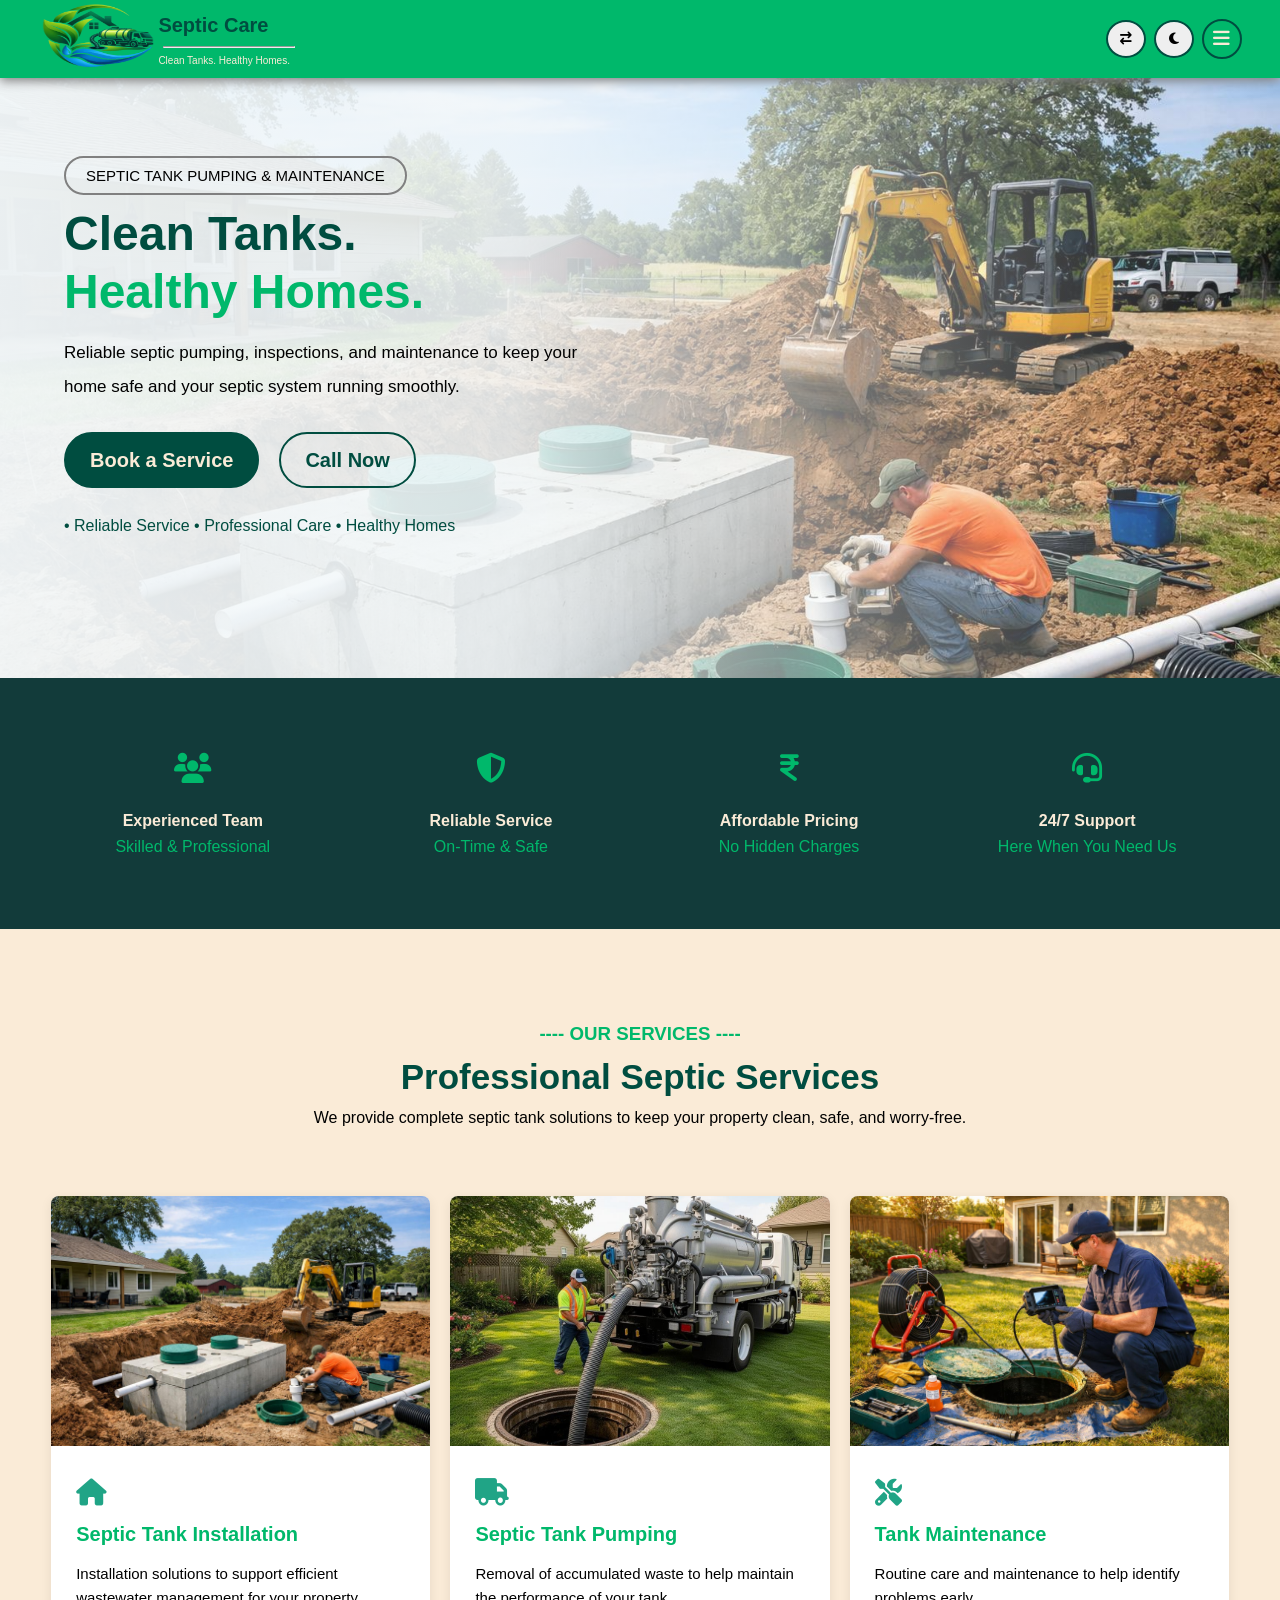
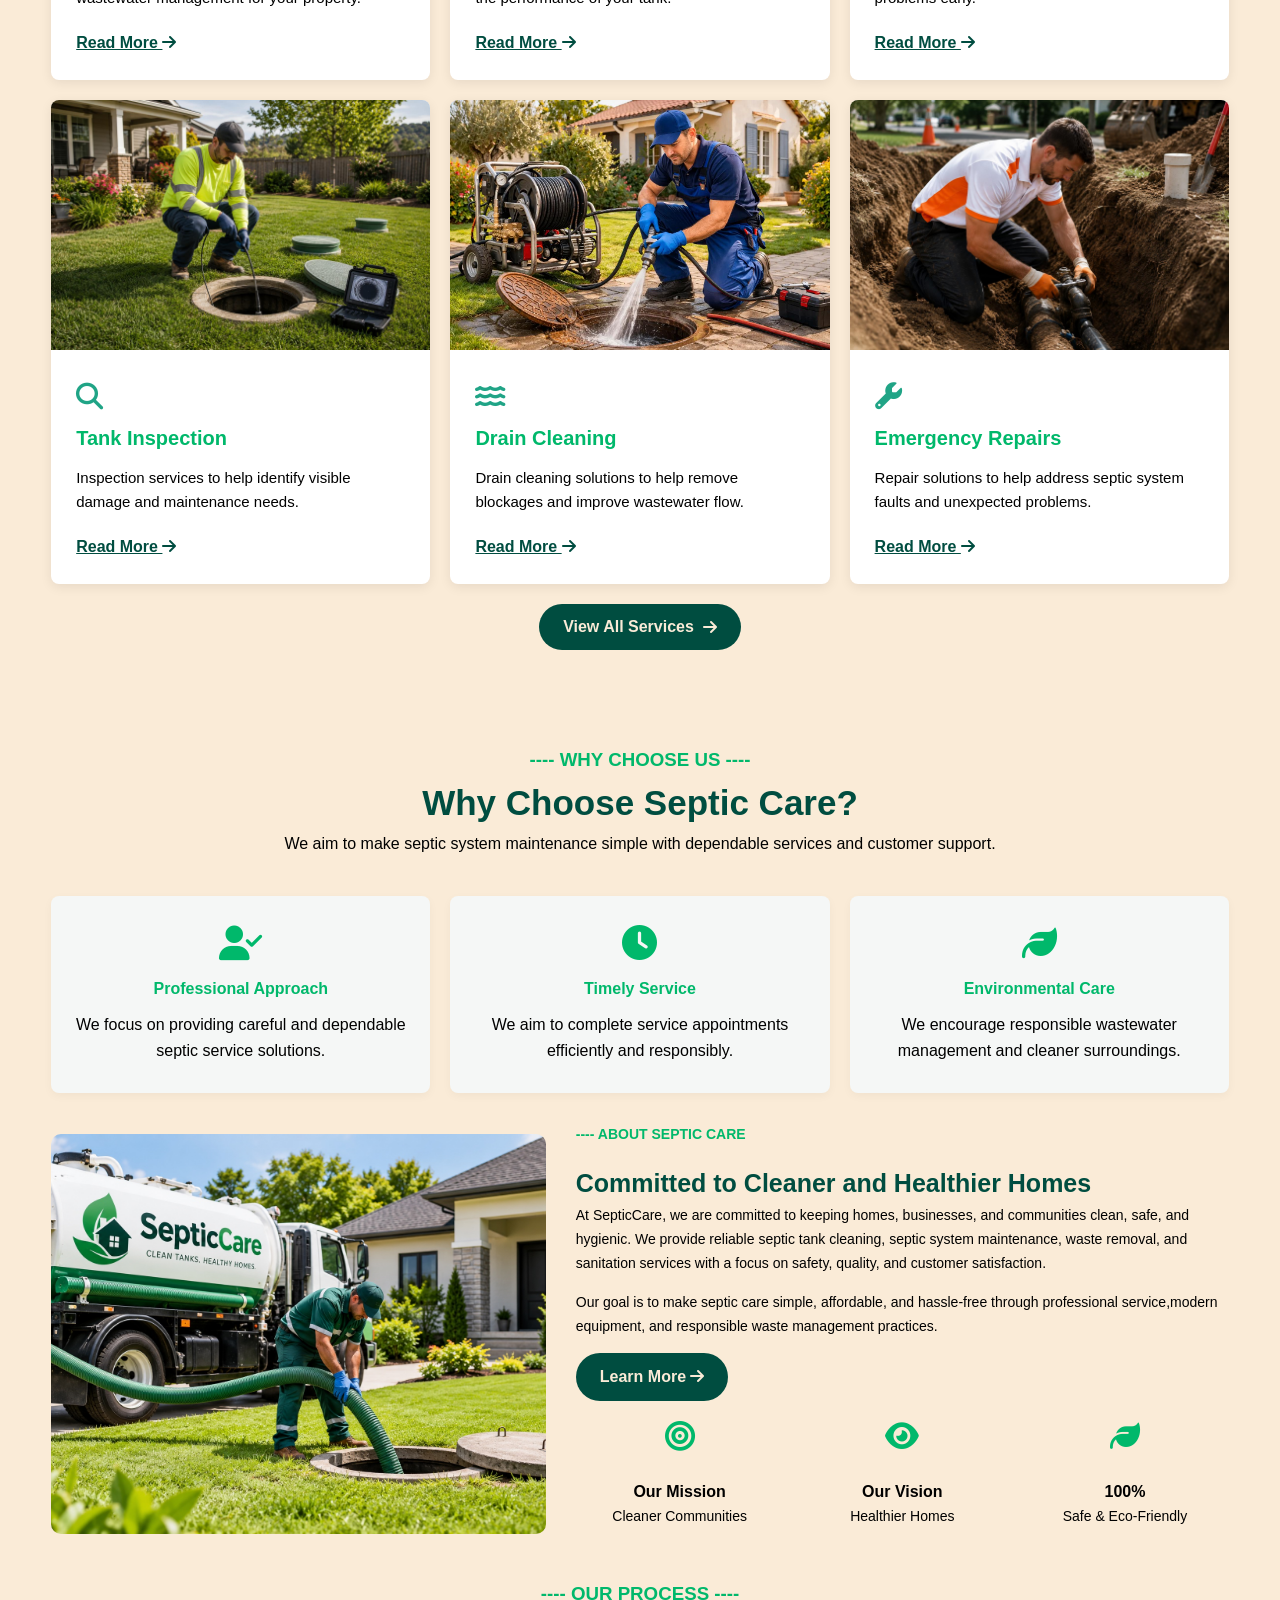
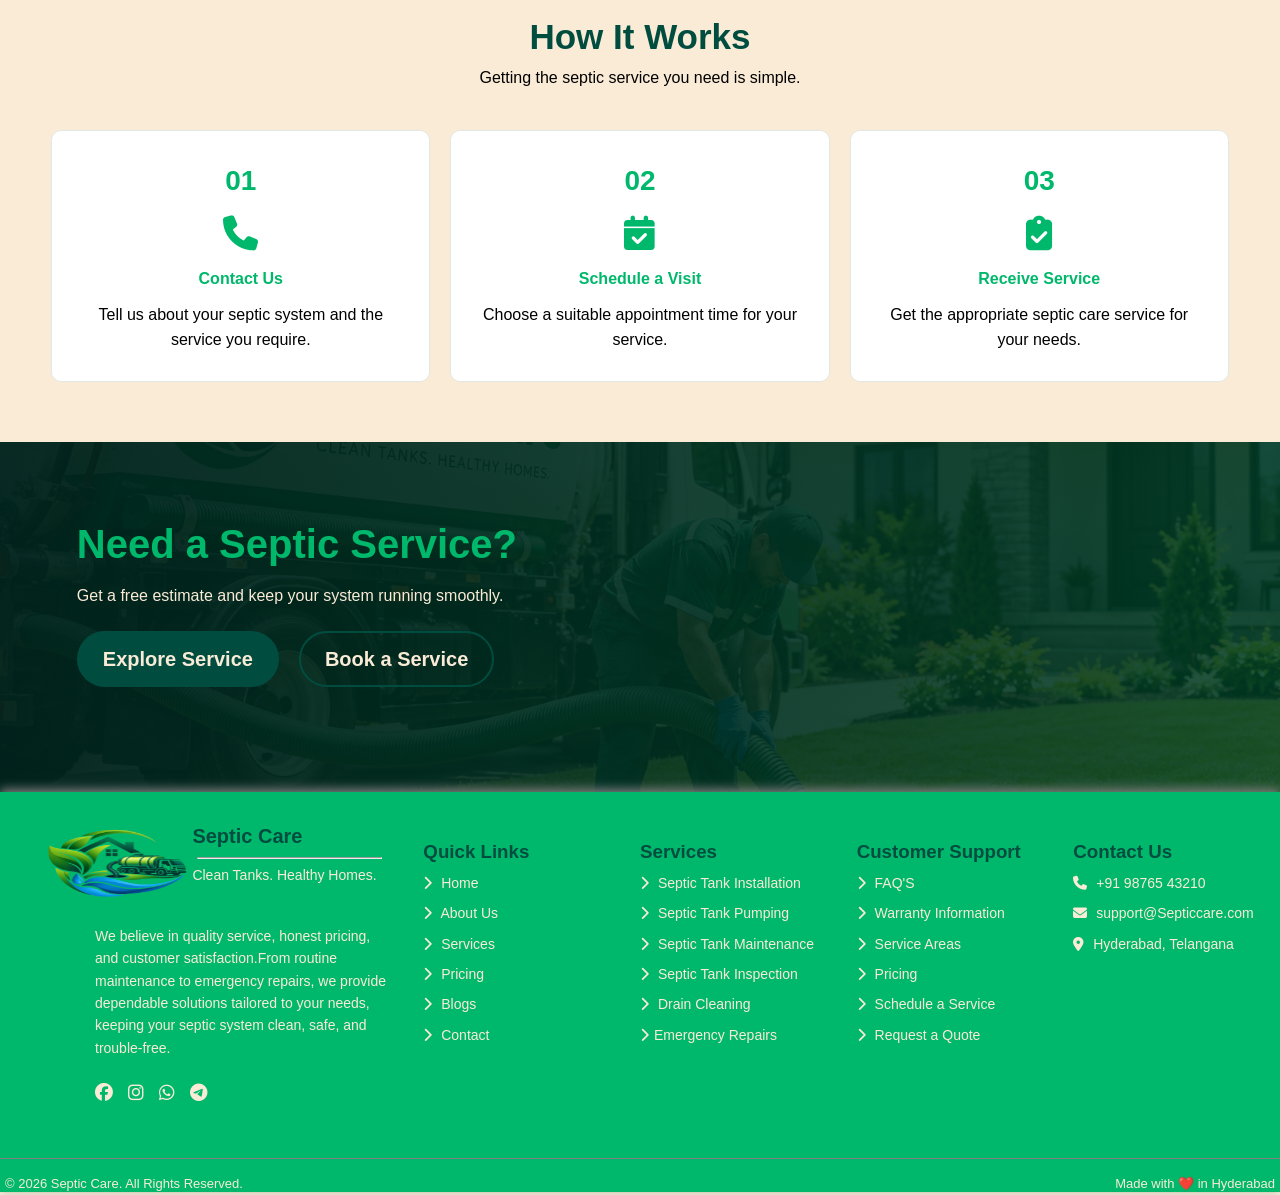
<file: index.html>
<!DOCTYPE html>
<html lang="en">
<head>
    <meta charset="UTF-8">
    <meta name="viewport" content="width=device-width, initial-scale=1.0">
    <title> Septic Care | Clean Tanks. Healthy Homes.</title>
    <link rel="icon" type="images/png" href="images/SEPTICARE LOGO.jpg">
    <link rel="stylesheet" href="index.css">
    <link rel="stylesheet" href="https://cdnjs.cloudflare.com/ajax/libs/font-awesome/6.5.2/css/all.min.css">
</head>
<body>
     <header>
        <nav class="nav-bar">
          <div class="brand">
            <div class="brand-logo">
                <img src="images/main_logo.jpg(1) - Copy.png" alt="septiccare-logo">
            </div>
            <div class="brand-title">
                <H1> Septic Care</H1><hr>
                <p>Clean Tanks. Healthy Homes.</p>
            </div>
          </div>
            <div class="nav-links">
                <li class="dropdown">
                    <a href="index.html" class="home-btn">Home <span class="caret"><i class="fa-solid fa-caret-down"></i></span></a> |
                    <ul class="dropdown-menu">
                        <li><a href="index.html">Home Classic</a></li>
                        <li><a href="septiccarehome.html">Home Standard</a></li>
                    </ul>
                </li>
                <a href="SEPTICCAREABOUT.HTML"> About Us </a>|
                <a href="SEPTICCARESERVICES.HTML"> Services </a>|
                <a href="SEPTICAREPRICING.HTML"> Pricing </a>|
                <a href="septiccareblogs.html"> Blogs </a>|
                <a href="septiccarecontact.html">Contact </a>
            </div>
            <div class="toggles">
                <button class="Rtl-toggle" id="rtl-toggle"><i class="fa-solid fa-arrow-right-arrow-left"></i></button>
                <button class="theme-toggle" id="theme-toggle"><i class="fa-solid fa-moon"></i></button>
                <a class="Login-btn" href="septiccare book.html"> Book Now </a>
                 <button class="menu-toogle" id="menu-toogle">
                    <i class="fa-solid fa-bars"></i>
                </button>
            </div>
        </nav>
    </header>
    <section class="top-page" id="Home">
        <main class="hero">
            <div class="hero-content">
                <p class="small-heading">
                    SEPTIC TANK PUMPING &amp; MAINTENANCE 
                </p>
                <H1 class="big-heading">
                    Clean Tanks.<br>
                    <span>Healthy Homes.</span>
                </H1>
                <p class="hero-info">
                    Reliable septic pumping, inspections, and maintenance 
                    to keep your <br>home safe and your septic system running
                    smoothly.
                </p>
                <div class="hero-buttons">
                    <a href="septiccare book.html" class="service-btn">Book a Service</a>
                    <a href="septiccarecontact.html" class="Call-btn">Call Now</a>
                </div>
                <div class="hero-note">
                    &bull; Reliable Service &bull; Professional Care &bull;  Healthy Homes
                </div>
            </div>
        </main>
    </section>
    <section>
        <div class="services1-container">
                    <div class="services1">
                    <i class="fa-solid fa-users"></i><br>
                    <h3>Experienced Team</h3>
                    <P> Skilled & Professional</P>
                    </div>
                    <div class="services1">
                    <i class="fa-solid fa-shield-halved"></i><br>
                    <h3> Reliable Service</h3>
                    <P> On-Time & Safe</P>
                    </div>
                    <div class="services1">
                    <i class="fa-solid fa-indian-rupee-sign"></i><br>
                    <h3> Affordable Pricing</h3>
                    <P> No Hidden Charges</P>
                    </div>
                    <div class="services1">
                    <i class="fa-solid fa-headset"></i><br>
                    <h3> 24/7 Support </h3>
                    <P> Here When You Need Us</P>
                    </div>
        </div>
        <div class="service-types">
            <h3> OUR SERVICES </h3>
            <h1> Professional Septic Services</h1>
            <p> We provide complete septic tank solutions to keep your property clean, safe, and worry-free.</p>
        </div> 
        <div class="services-container">
            <div class="service-card">
                <img src="images/installation image.jpg"
                     alt="Septic tank installation">

                <div class="card-content">
                    <i class="fa-solid fa-house service-icon"></i>
                    <h3>Septic Tank Installation</h3>
                    <p>
                        Installation solutions to support efficient
                        wastewater management for your property.
                    </p>
                    <a href="SEPTICCARESERVICES.HTML" class="read-more">
                        Read More <i class="fa-solid fa-arrow-right"></i>
                    </a>
                </div>
            </div>
             <div class="service-card">
                <img src="images/pumping image - Copy.jpg"
                     alt="Septic tank pumping">

                <div class="card-content">
                    <i class="fa-solid fa-truck service-icon"></i>
                    <h3>Septic Tank Pumping</h3>
                    <p>
                        Removal of accumulated waste to help
                        maintain the performance of your tank.
                    </p>
                    <a href="SEPTICCARESERVICES.HTML" class="read-more">
                        Read More <i class="fa-solid fa-arrow-right"></i>
                    </a>
                </div>
            </div>

            <div class="service-card">
                <img src="images/mainteinance image - Copy.jpg"
                     alt="Septic tank maintenance">

                <div class="card-content">
                    <i class="fa-solid fa-screwdriver-wrench service-icon"></i>
                    <h3>Tank Maintenance</h3>
                    <p>
                        Routine care and maintenance to help
                        identify problems early.
                    </p>
                    <a href="SEPTICCARESERVICES.HTML" class="read-more">
                        Read More <i class="fa-solid fa-arrow-right"></i>
                    </a>
                </div>
            </div>

            <div class="service-card">
                <img src="images/inspection image.jpg"
                     alt="Septic tank inspection">

                <div class="card-content">
                    <i class="fa-solid fa-magnifying-glass service-icon"></i>
                    <h3>Tank Inspection</h3>
                    <p>
                        Inspection services to help identify
                        visible damage and maintenance needs.
                    </p>
                    <a href="SEPTICCARESERVICES.HTML" class="read-more">
                        Read More <i class="fa-solid fa-arrow-right"></i>
                    </a>
                </div>
            </div>

            <div class="service-card">
                <img src="images/cleaning image.jpg"
                     alt="Drain cleaning">

                <div class="card-content">
                    <i class="fa-solid fa-water service-icon"></i>
                    <h3>Drain Cleaning</h3>
                    <p>
                        Drain cleaning solutions to help remove
                        blockages and improve wastewater flow.
                    </p>
                    <a href="SEPTICCARESERVICES.HTML" class="read-more">
                        Read More <i class="fa-solid fa-arrow-right"></i>
                    </a>
                </div>
            </div>

            <div class="service-card">
                <img src="images/repairing image - Copy.jpg"
                     alt="Emergency septic repairs">

                <div class="card-content">
                    <i class="fa-solid fa-wrench service-icon"></i>
                    <h3>Emergency Repairs</h3>
                    <p>
                        Repair solutions to help address septic
                        system faults and unexpected problems.
                    </p>
                    <a href="SEPTICCARESERVICES.HTML" class="read-more">
                        Read More <i class="fa-solid fa-arrow-right"></i>
                    </a>
                </div>
            </div>

        </div>
        <div class="center-button">
            <a href="SEPTICCARESERVICES.HTML" class="primary-btn">
                View All Services
                <i class="fa-solid fa-arrow-right"></i>
            </a>
        </div>

    </section>        
    <section>
        <div class="why-choose">
            <h3> WHY CHOOSE US </h3>
            <h1> Why Choose Septic Care?</h1>
            <p>  We aim to make septic system maintenance simple
                with dependable services and customer support.</p>

        </div> 
        <div class="choose-container">
            <div class="choose-card">
                <i class="fa-solid fa-user-check"></i>
                <h3>Professional Approach</h3>
                <p>
                    We focus on providing careful and dependable
                    septic service solutions.
                </p>
            </div>

            <div class="choose-card">
                <i class="fa-solid fa-clock"></i>
                <h3>Timely Service</h3>
                <p>
                    We aim to complete service appointments
                    efficiently and responsibly.
                </p>
            </div>

            <div class="choose-card">
                <i class="fa-solid fa-leaf"></i>
                <h3>Environmental Care</h3>
                <p>
                    We encourage responsible wastewater
                    management and cleaner surroundings.
                </p>
            </div>
        </div>
    </section>
    <section>
        <div class="about-content">
             <div class="about-row">
                <div class="about-image">
                    <img src="images/septicare - Copy.jpg" alt="septicare">
                </div>
                <div class="about-info">
                    <p class="small-para"> ABOUT SEPTIC CARE</p>
                    <h2> Committed to Cleaner and Healthier Homes </h2>
                    <p>At SepticCare, we are committed to keeping homes, businesses, and communities clean, safe, and hygienic. 
                        We provide reliable septic tank cleaning, septic system maintenance, waste removal, 
                        and sanitation services with a focus on safety, quality, and customer satisfaction.
                    </p>
                    <p>Our goal is to make septic care simple, affordable, and hassle-free through professional service,modern equipment, and responsible
                        waste management practices.
                    </p>
                    <div class="about-btn">
                       <a href="SEPTICCAREABOUT.HTML">Learn More <i class="fa-solid fa-arrow-right"></i></a>
                    </div>
                    <div class="about-info2">
                        <div class="about-icons">
                            <i class="fa-solid fa-bullseye"></i><br>
                            <h3> Our Mission</h3>
                            <P> Cleaner Communities</P>
                        </div>
                        <div class="about-icons">
                            <i class="fa-solid fa-eye"></i><br>
                            <h3> Our Vision</h3>
                            <P> Healthier Homes</P>
                        </div>
                        <div class="about-icons">
                            <i class="fa-solid fa-leaf"></i><br>
                            <h3>100%</h3>
                            <P>Safe & Eco-Friendly</P>
                        </div>
                    </div>
                </div>
            </div>    
        </div>
    </section>
    
    <section>
        <div class="work">
            <h3> OUR PROCESS </h3>
            <h1> How It Works</h1>
            <p> Getting the septic service you need is simple.</p>
        </div>
        <div class="work-container">
             <div class="process-card">
                <span class="step-number">01</span>
                <i class="fa-solid fa-phone"></i>
                <h3>Contact Us</h3>
                <p>
                    Tell us about your septic system and
                    the service you require.
                </p>
            </div>

            <div class="process-card">
                <span class="step-number">02</span>
                <i class="fa-solid fa-calendar-check"></i>
                <h3>Schedule a Visit</h3>
                <p>
                    Choose a suitable appointment time
                    for your service.
                </p>
            </div>

            <div class="process-card">
                <span class="step-number">03</span>
                <i class="fa-solid fa-clipboard-check"></i>
                <h3>Receive Service</h3>
                <p>
                    Get the appropriate septic care
                    service for your needs.
                </p>
            </div>

        </div> 
    </section>
    <section>
        <div class="need">
            <h1> Need a Septic Service?</h1>
            <p> Get a free estimate and keep your system running smoothly.</p>
            <div class="btns">
                <a class="book-a-btn" href="SEPTICCARESERVICES.HTML"> Explore Service</a>
                <a class="call-now-btn" href="septiccare book.html">  Book a Service</a>
            </div>
            
        </div>
    </section>
    
   <footer class="footer-image">
        <div class="footer-bar">
            <div class="footer-box">
                <div class="footer-brand">
                    <div class="footer-logo">
                        <img src="images/main_logo.jpg(1) - Copy.png" alt="septiccare-logo">
                    </div>
                    <div class="footer-title">
                        <h1>Septic Care</h1><hr>
                        <p>Clean Tanks. Healthy Homes.</p><br>
                    </div>
                </div>
                <p class="footer-para">
                    We believe in quality service, honest pricing,
                    and customer satisfaction.From routine maintenance
                    to emergency repairs, we provide dependable
                    solutions tailored to your needs, keeping your
                    septic system clean, safe, and trouble-free.
                </p>
                <div class="social-icons">
                    <a href="#" aria-label="Facebook">
                        <i class="fa-brands fa-facebook"></i>
                    </a>
                    <a href="#" aria-label="Instagram">
                        <i class="fa-brands fa-instagram"></i>
                    </a>
                    <a href="#" aria-label="WhatsApp">
                        <i class="fa-brands fa-whatsapp"></i>
                    </a>
                    <a href="#" aria-label="Telegram">
                        <i class="fa-brands fa-telegram"></i>
                    </a>
                </div>
            </div> 
            <div class="footer-box1">
                <h3>Quick Links</h3>
                <p><i class="fa-solid fa-chevron-right"></i> Home</p>
                <p><i class="fa-solid fa-chevron-right"></i> About Us</p>
                <p><i class="fa-solid fa-chevron-right"></i> Services</p>
                <p><i class="fa-solid fa-chevron-right"></i> Pricing</p>
                <p><i class="fa-solid fa-chevron-right"></i> Blogs</p>
                <p><i class="fa-solid fa-chevron-right"></i> Contact</p>
            </div>
            <div class="footer-box2">
                <h3>Services</h3>
                <p><i class="fa-solid fa-chevron-right"></i> Septic Tank Installation</p>
                <p><i class="fa-solid fa-chevron-right"></i> Septic Tank Pumping</p>
                <p><i class="fa-solid fa-chevron-right"></i> Septic Tank Maintenance</p>
                <p><i class="fa-solid fa-chevron-right"></i> Septic Tank Inspection</p>
                <p><i class="fa-solid fa-chevron-right"></i> Drain Cleaning</p>
                <p><i class="fa-solid fa-chevron-right"></i>Emergency Repairs</p>
            </div>
            <div class="footer-box3">
                <h3>Customer Support</h3>
                <p><i class="fa-solid fa-chevron-right"></i> FAQ'S</p>
                <p><i class="fa-solid fa-chevron-right"></i> Warranty Information</p>
                <p><i class="fa-solid fa-chevron-right"></i> Service Areas</p>
                <p><i class="fa-solid fa-chevron-right"></i> Pricing</p>
                <p><i class="fa-solid fa-chevron-right"></i> Schedule a Service</p>
                <p><i class="fa-solid fa-chevron-right"></i> Request a Quote</p>
            </div>
            <div class="footer-box4">
                <h3>Contact Us</h3>
                <p><i class="fa-solid fa-phone"></i> +91 98765 43210</p>
                <p><i class="fa-solid fa-envelope"></i> support@Septiccare.com</p>
                <p><i class="fa-solid fa-location-dot"></i> Hyderabad, Telangana</p> 
            </div> 
        </div>
        <div class="footer-bottom">

                <p>© 2026 Septic Care. All Rights Reserved.</p>

                <p>Made with ❤️ in Hyderabad</p>

            </div> 
    </footer>
    <script>
        const homeBtn = document.querySelector(".home-btn");
   const dropdown = document.querySelector(".dropdown");
   if (homeBtn && dropdown) {
    homeBtn.addEventListener("click", function (event) {
        event.preventDefault();
        event.stopPropagation();
        dropdown.classList.toggle("active");
    });
    document.addEventListener("click", function (event) {
        if (!dropdown.contains(event.target)) {
            dropdown.classList.remove("active");
        }
    });
}

let rtlButton =document.getElementById("rtl-toggle");
         rtlButton.addEventListener("click", function(){
            if(document.documentElement.dir==="ltr"){
                document.documentElement.dir="rtl";
                rtlButton.innerHTML='<i class="fa-solid fa-arrow-right-arrow-left"></i>';
            }
            else{
                document.documentElement.dir="ltr";
                rtlButton.innerHTML='<i class="fa-solid fa-arrow-right-arrow-left"></i>';

            }
        })

 let themebutton= document.getElementById("theme-toggle");
         themebutton.addEventListener("click", function(event){
            event.preventDefault();
        document.body.classList.toggle("dark");
        if(document.body.classList.contains("dark")){
            themebutton.innerHTML = '<i class="fa-solid fa-sun"></i>';
        }
        else{
            themebutton.innerHTML = '<i class="fa-solid fa-moon"></i>';
        }
      }) 
    </script>
    
</body>
</html>
</file>
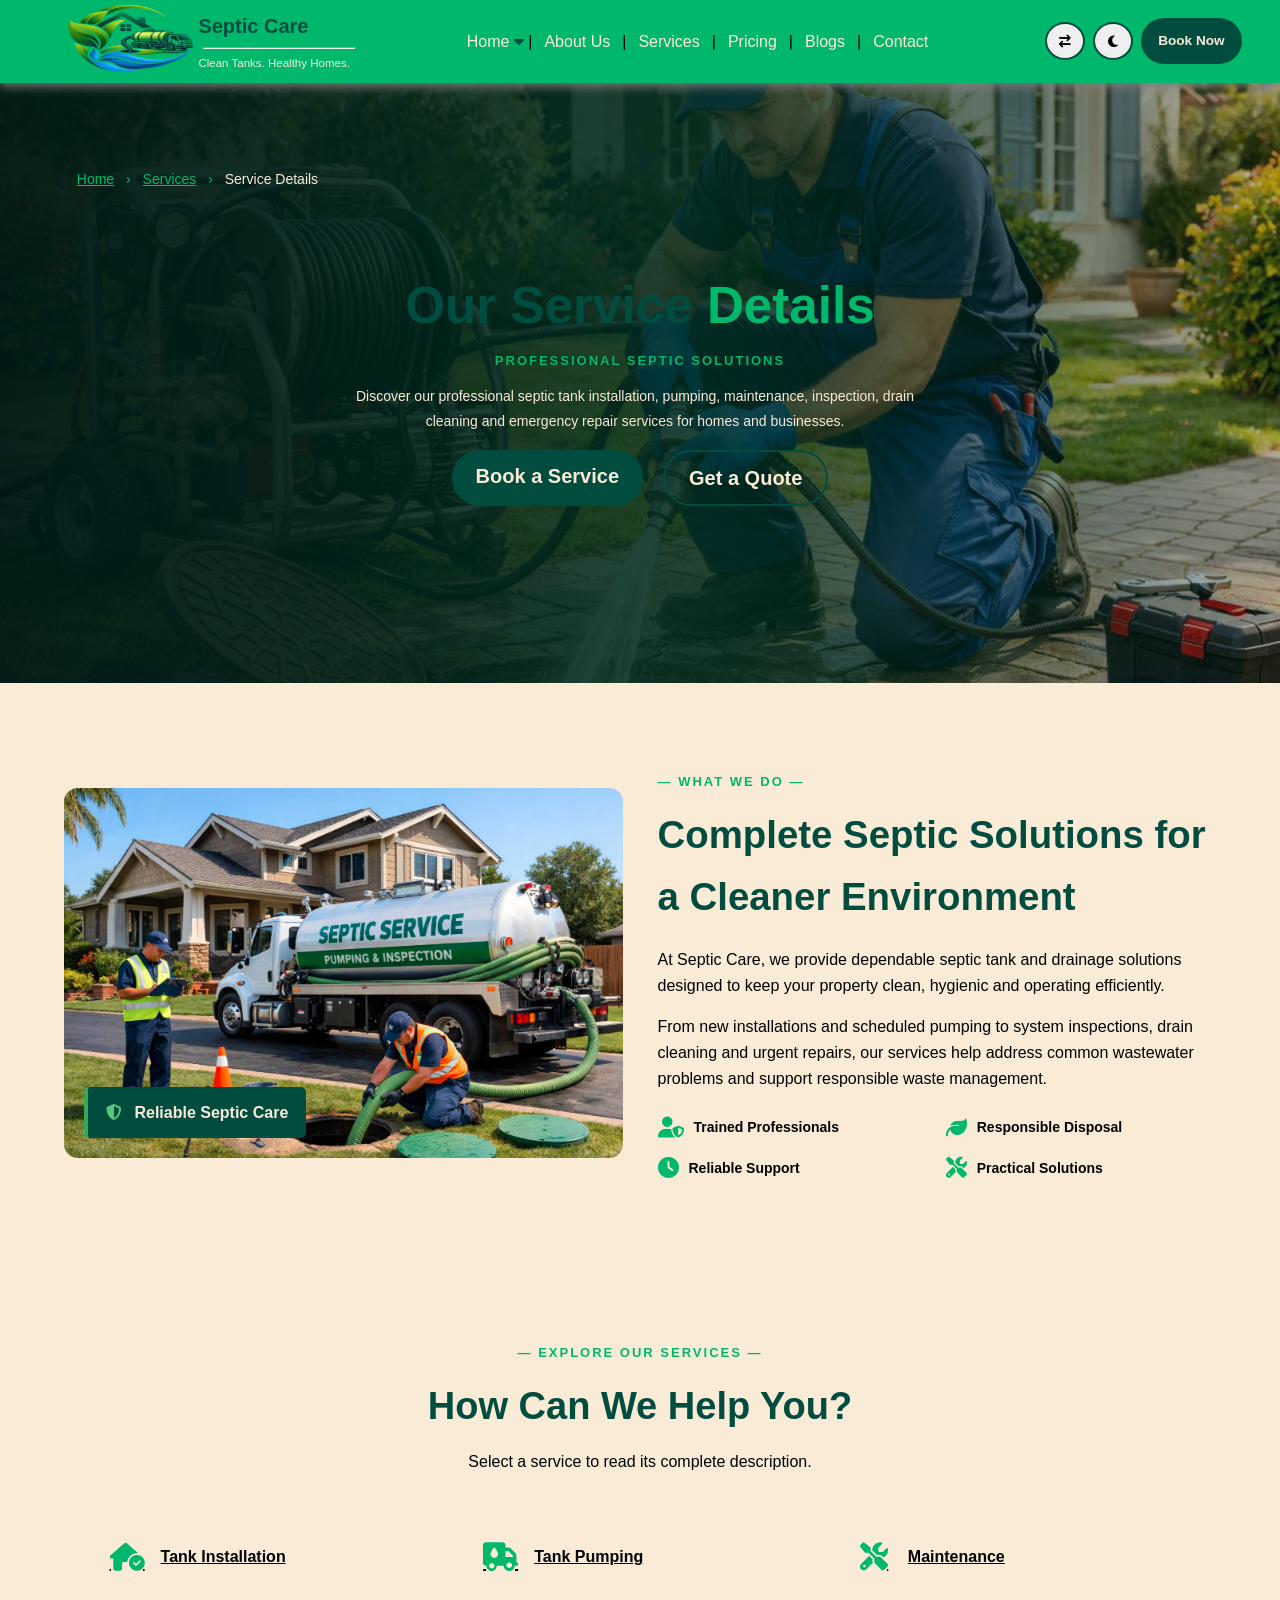
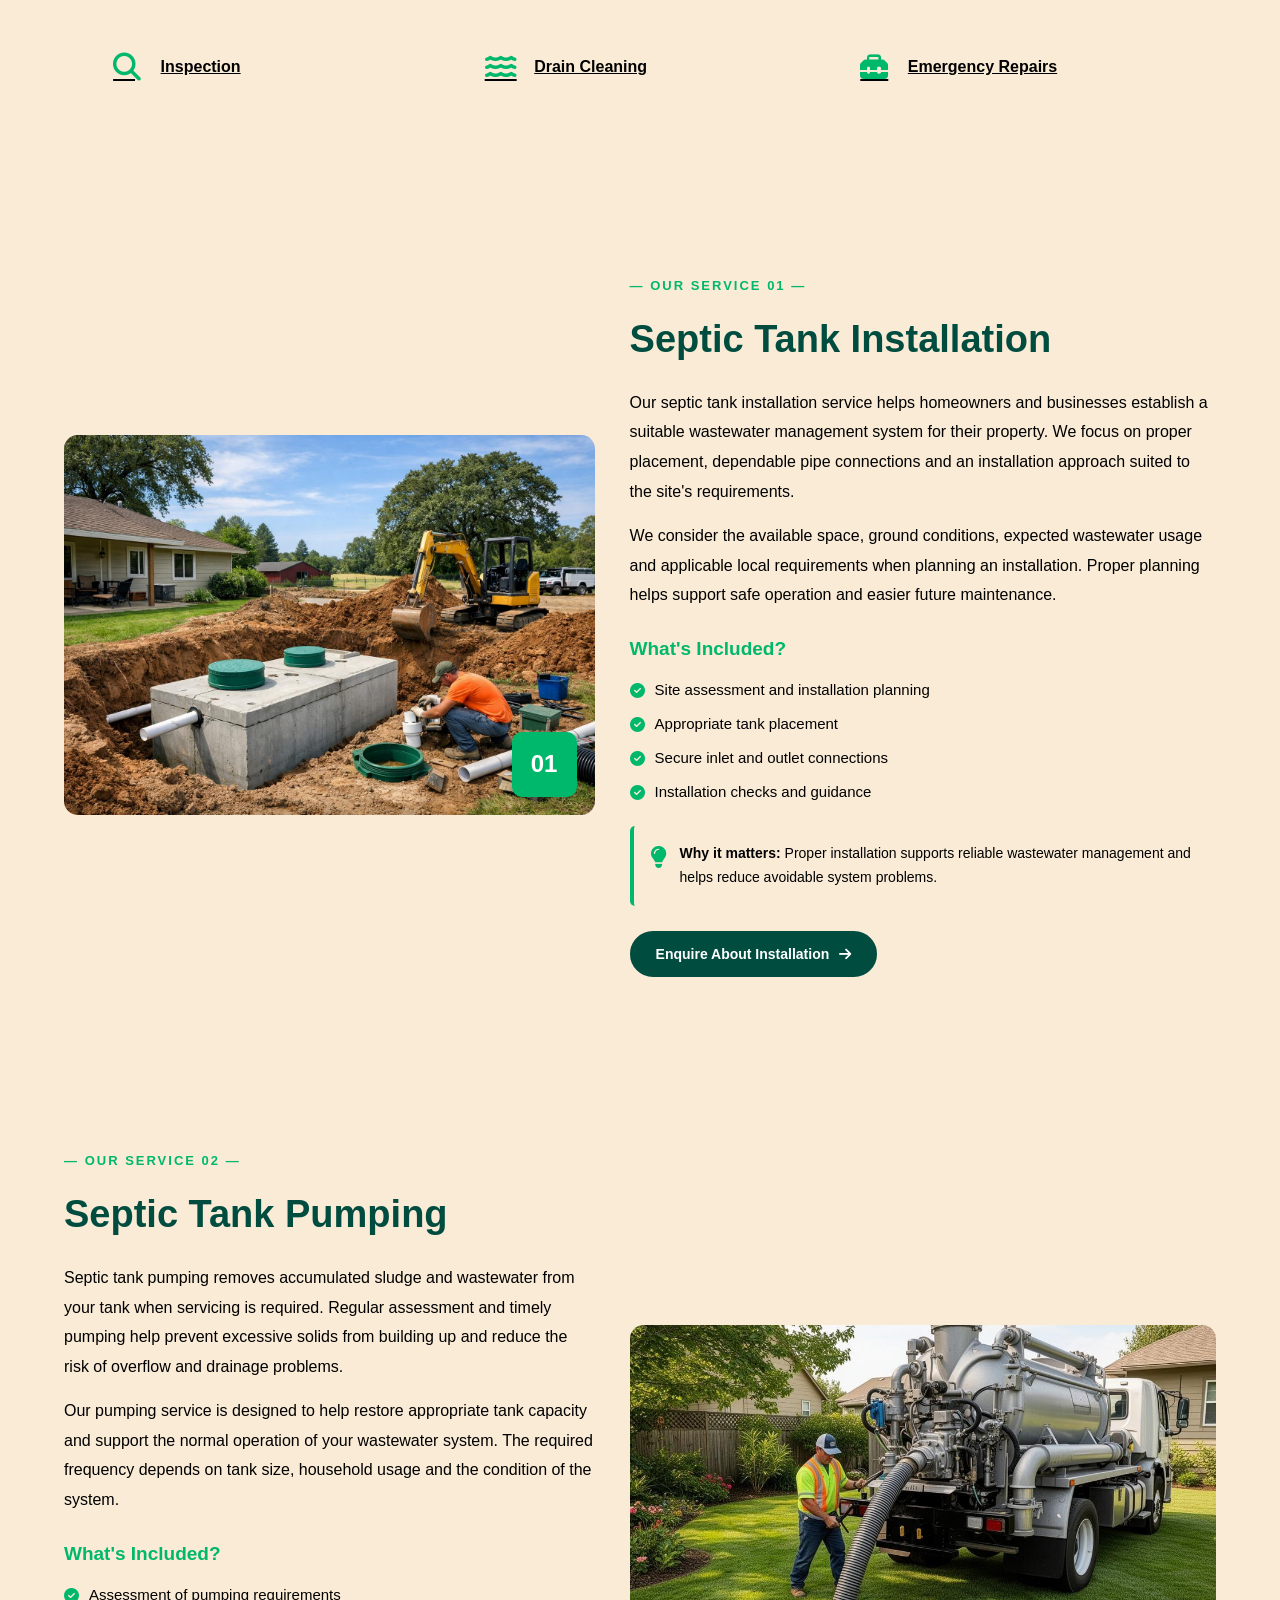
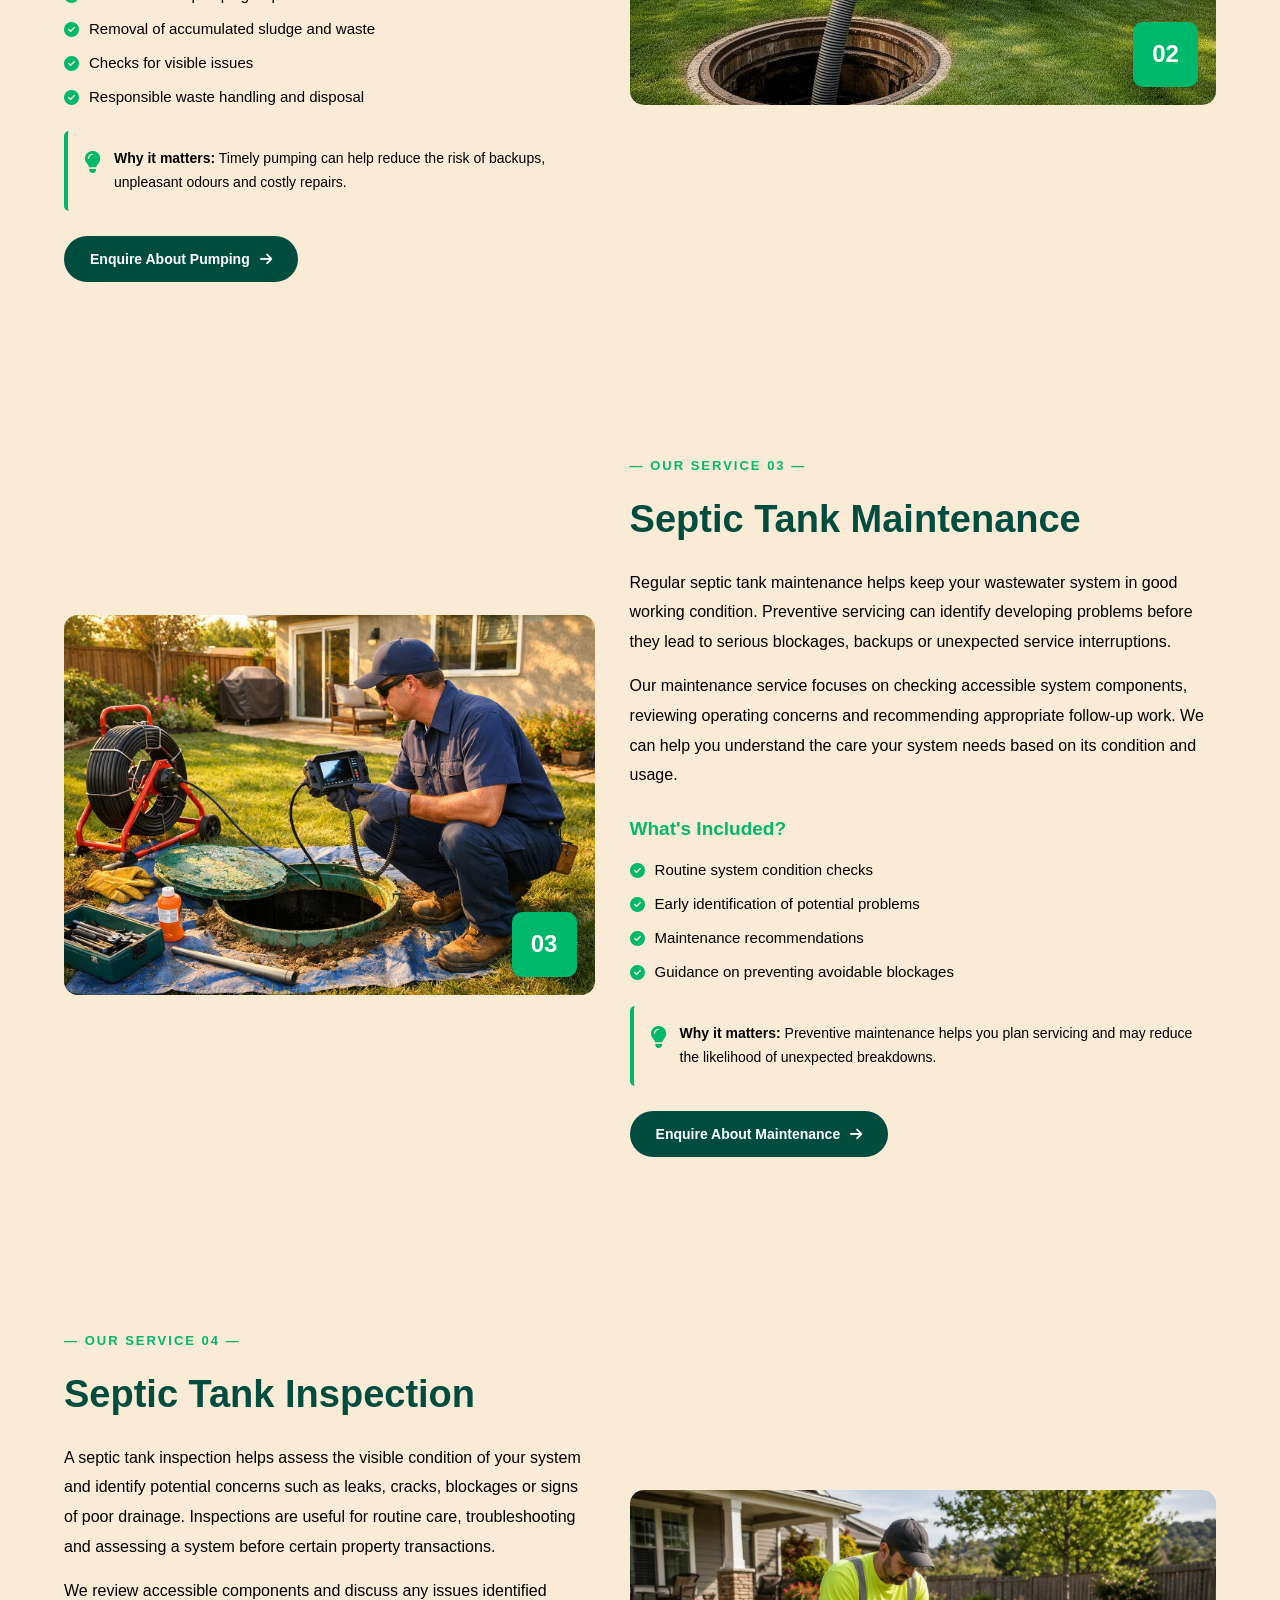
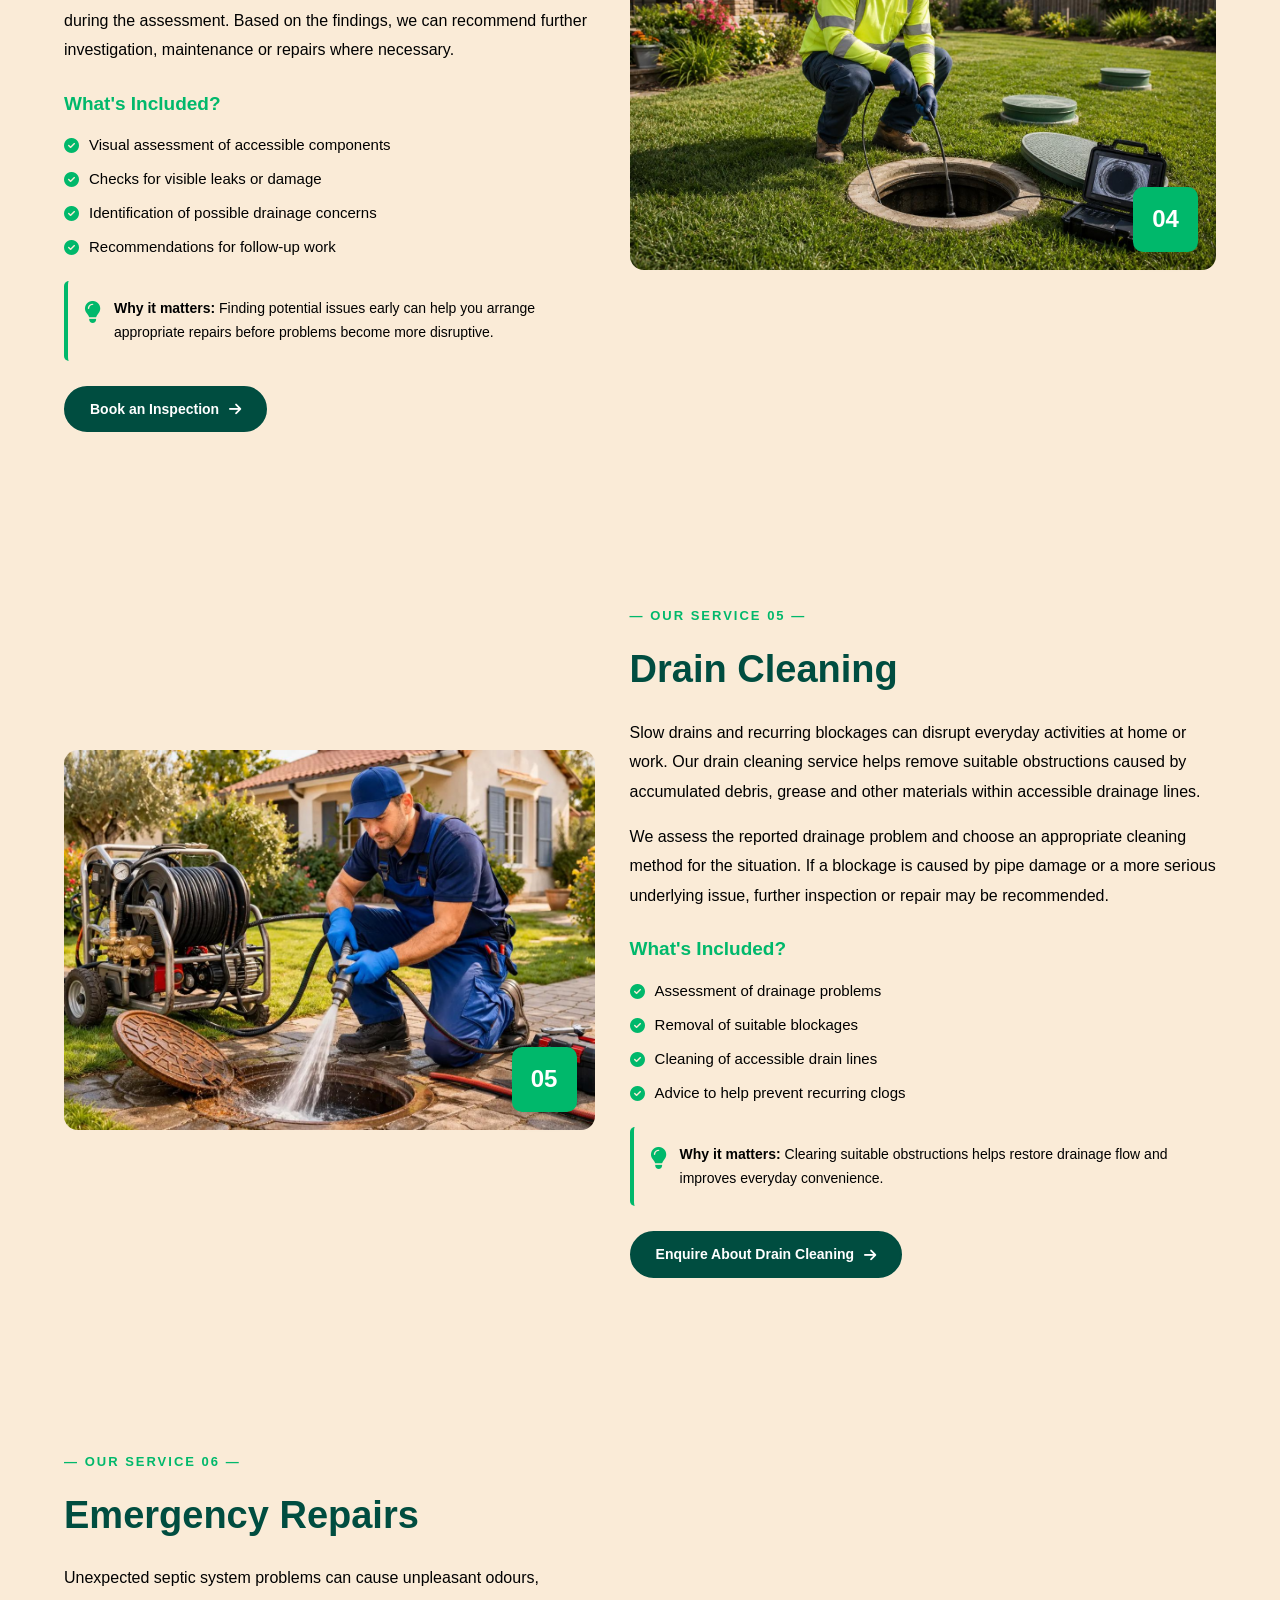
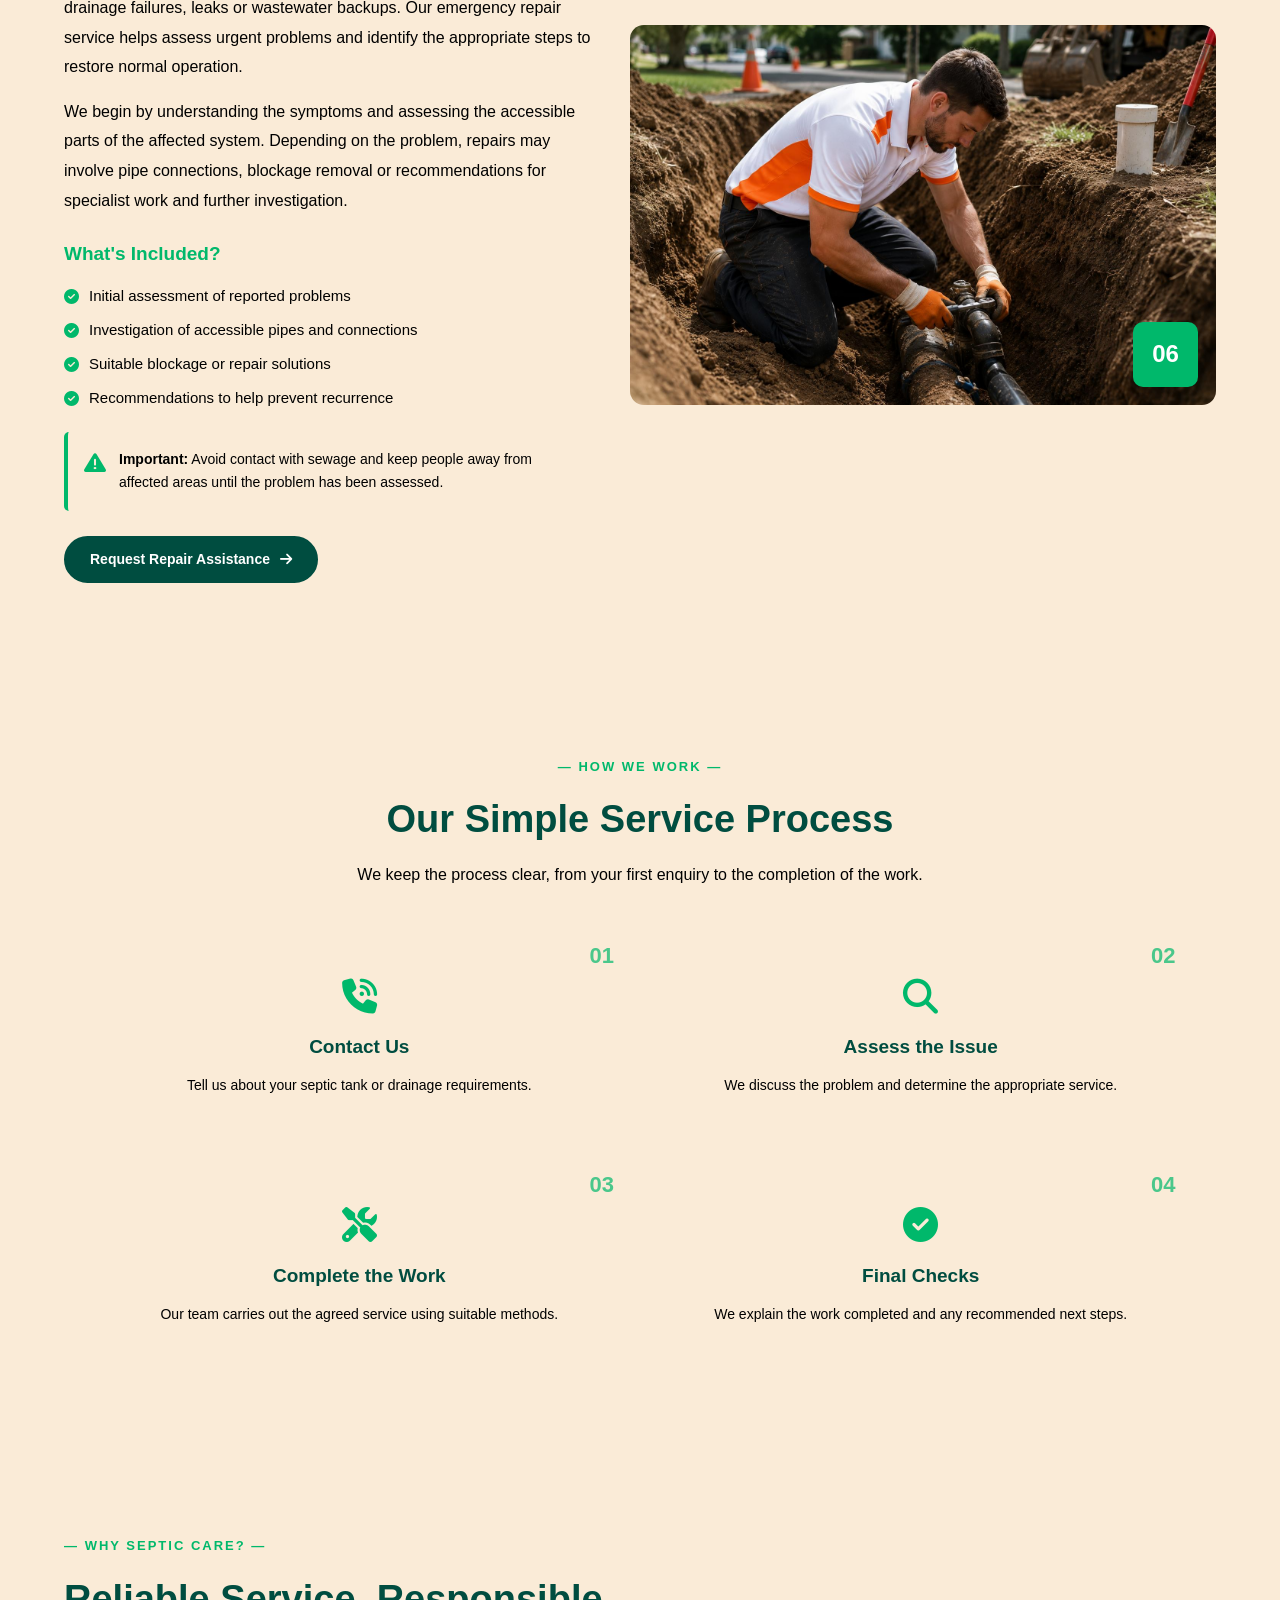
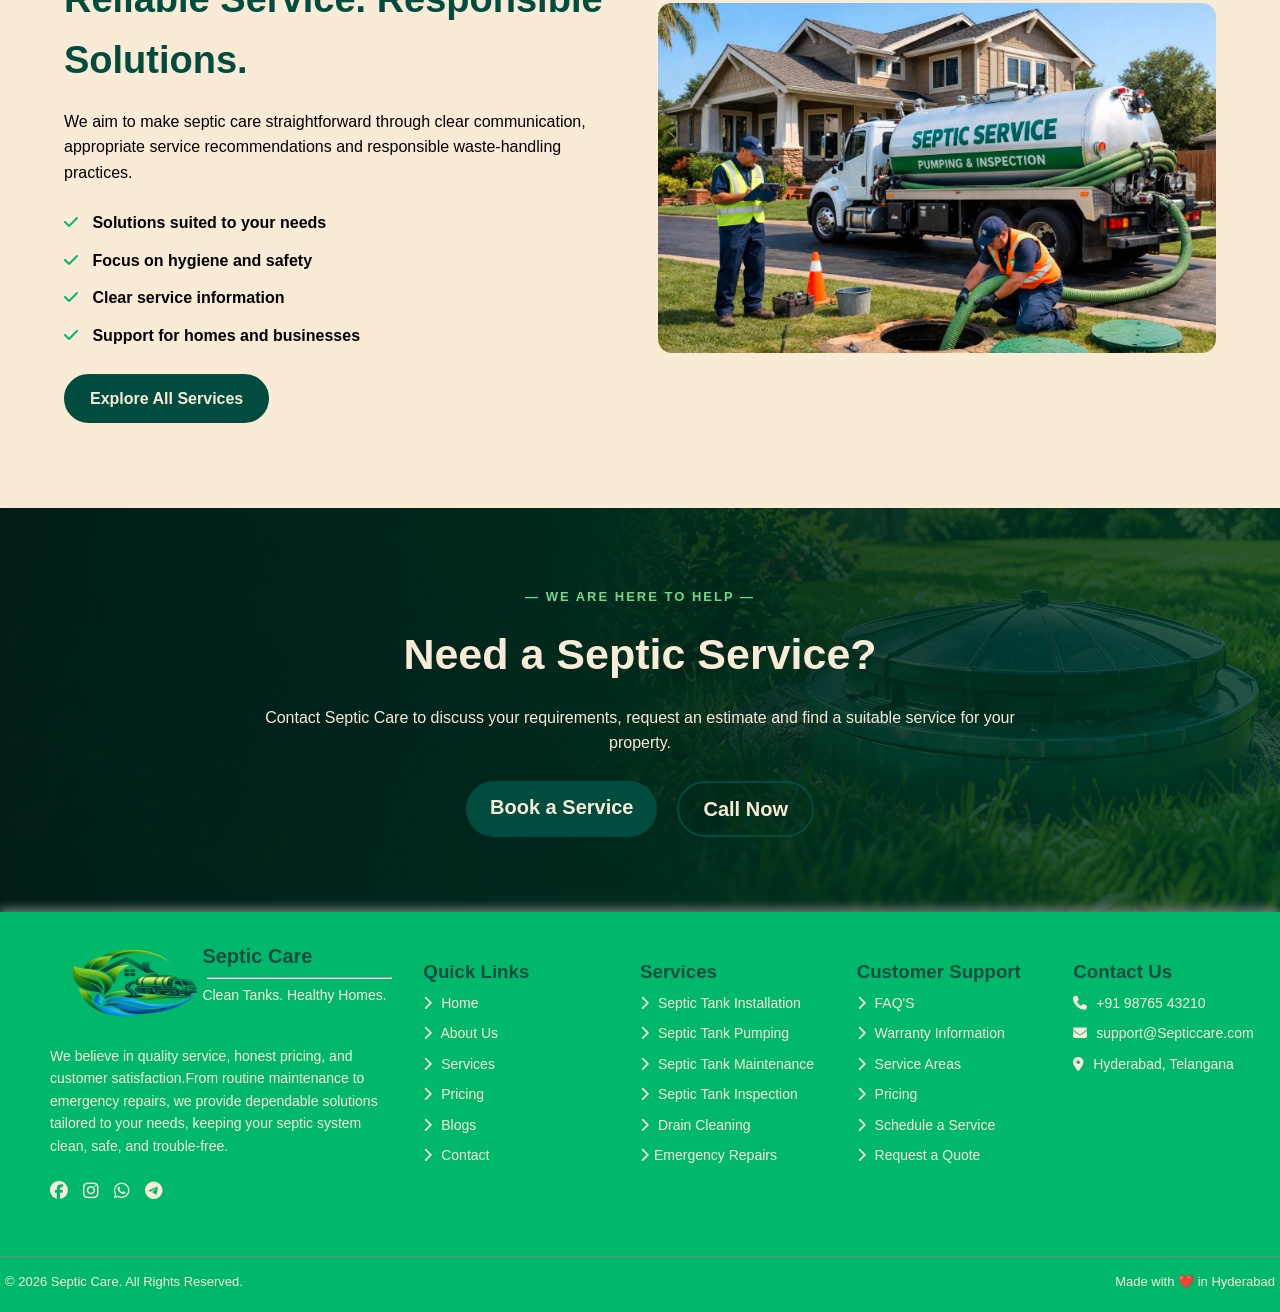
<file: septicare servicedesc.html>
<!DOCTYPE html>
<html lang="en">
<head>
    <meta charset="UTF-8">
    <meta name="viewport" content="width=device-width, initial-scale=1.0">
    <title>Our Pricing - Septic Care | Clean Tanks. Healthy Homes.</title>
    <link rel="icon" type="image/png" sizes="64x64" href="images/SEPTICARE LOGO.jpg">
    <link rel="stylesheet" href="septicare servicedesc.css">
    <link rel="stylesheet" href="https://cdnjs.cloudflare.com/ajax/libs/font-awesome/6.5.2/css/all.min.css">
</head>
<body>
    <header>
        <nav class="nav-bar">
          <div class="brand">
            <div class="brand-logo">
                <img src="images/main_logo.jpg(1) - Copy.png" alt="septiccare-logo">
            </div>
            <div class="brand-title">
                <H1> Septic Care</H1><hr>
                <p>Clean Tanks. Healthy Homes.</p>
            </div>
          </div>
            <div class="nav-links">
                <li class="dropdown">
                    <a href="index.html" class="home-btn">Home <span class="caret"><i class="fa-solid fa-caret-down"></i></span></a> |
                    <ul class="dropdown-menu">
                        <li><a href="index.html">Home Classic</a></li>
                        <li><a href="septiccarehome.html">Home Standard</a></li>
                    </ul>
                </li>
                <a href="SEPTICCAREABOUT.HTML"> About Us </a>|
                <a href="SEPTICCARESERVICES.HTML"> Services </a>|
                <a href="SEPTICAREPRICING.HTML"> Pricing </a>|
                <a href="septiccareblogs.html"> Blogs </a>|
                <a href="septiccarecontact.html">Contact </a>
            </div>
            <div class="toggles">
                <button class="Rtl-toggle" id="rtl-toggle"><i class="fa-solid fa-arrow-right-arrow-left"></i></button>
                <button class="theme-toggle" id="theme-toggle"><i class="fa-solid fa-moon"></i></button>
                <a class="Login-btn" href="septiccare book.html"> Book Now </a>
                 <button class="menu-toogle" id="menu-toogle">
                    <i class="fa-solid fa-bars"></i>
                </button>
            </div>
        </nav>
    </header>
    <section class="page-hero">
    <div class="hero-overlay"></div>
    <p class="breadcrumb">
            <a href="index.html">Home</a>
            <span>›</span>
            <a href="SEPTICCARESERVICES.HTML">Services</a>
            <span>›</span>
            Service Details
        </p>

    <div class="hero-content">


        <h1>Our Service <span>Details</span></h1>
        <h2 class="eyebrow">PROFESSIONAL SEPTIC SOLUTIONS</h2>

        <p>
            Discover our professional septic tank installation,
            pumping, maintenance, inspection, drain cleaning and
            emergency repair services for homes and businesses.
        </p>

        <div class="hero-buttons">
                    <a href="septicare servicedesc.html" class="service-btn"> Book a Service</a>
                    <a href="septiccare book.html" class="Call-btn"> Get a Quote</a>
            </div>
    </div>
</section>


<!-- ================= INTRODUCTION ================= -->
<section class="intro-section">
    <div class="intro-image">
        <img src="images/section-image.png"
             alt="Professional septic care services">
        <div class="image-label">
            <i class="fa-solid fa-shield-halved"></i>
            Reliable Septic Care
        </div>
    </div>

    <div class="intro-content">
        <p class="section-tag">WHAT WE DO</p>

        <h2>Complete Septic Solutions for a Cleaner Environment</h2>

        <p>
            At Septic Care, we provide dependable septic tank and
            drainage solutions designed to keep your property clean,
            hygienic and operating efficiently.
        </p>

        <p>
            From new installations and scheduled pumping to system
            inspections, drain cleaning and urgent repairs, our
            services help address common wastewater problems and
            support responsible waste management.
        </p>

        <div class="intro-features">
            <div>
                <i class="fa-solid fa-user-shield"></i>
                <span>Trained Professionals</span>
            </div>

            <div>
                <i class="fa-solid fa-leaf"></i>
                <span>Responsible Disposal</span>
            </div>

            <div>
                <i class="fa-solid fa-clock"></i>
                <span>Reliable Support</span>
            </div>

            <div>
                <i class="fa-solid fa-screwdriver-wrench"></i>
                <span>Practical Solutions</span>
            </div>
        </div>
    </div>
</section>


<!-- ================= SERVICES NAVIGATION ================= -->
<section class="service-navigation">
    <div class="section-heading">
        <p class="section-tag">EXPLORE OUR SERVICES</p>
        <h2>How Can We Help You?</h2>
        <p>Select a service to read its complete description.</p>
    </div>

    <div class="service-nav-grid">
        <a href="#installation">
            <i class="fa-solid fa-house-circle-check"></i>
            <span>Tank Installation</span>
        </a>

        <a href="#pumping">
            <i class="fa-solid fa-truck-droplet"></i>
            <span>Tank Pumping</span>
        </a>

        <a href="#maintenance">
            <i class="fa-solid fa-screwdriver-wrench"></i>
            <span>Maintenance</span>
        </a>

        <a href="#inspection">
            <i class="fa-solid fa-magnifying-glass"></i>
            <span>Inspection</span>
        </a>

        <a href="#drain-cleaning">
            <i class="fa-solid fa-water"></i>
            <span>Drain Cleaning</span>
        </a>

        <a href="#emergency-repairs">
            <i class="fa-solid fa-toolbox"></i>
            <span>Emergency Repairs</span>
        </a>
    </div>
</section>


<!-- ================= SERVICE 1 ================= -->
<section class="detail-section" id="installation">
    <div class="detail-image">
        <img src="images/installation image.jpg"
             alt="Septic tank installation">
        <span class="service-number">01</span>
    </div>

    <div class="detail-content">
        <p class="section-tag">OUR SERVICE 01</p>
        <h2>Septic Tank Installation</h2>

        <p>
            Our septic tank installation service helps homeowners
            and businesses establish a suitable wastewater management
            system for their property. We focus on proper placement,
            dependable pipe connections and an installation approach
            suited to the site's requirements.
        </p>

        <p>
            We consider the available space, ground conditions,
            expected wastewater usage and applicable local requirements
            when planning an installation. Proper planning helps
            support safe operation and easier future maintenance.
        </p>

        <h3>What's Included?</h3>
        <ul class="benefit-list">
            <li><i class="fa-solid fa-circle-check"></i> Site assessment and installation planning</li>
            <li><i class="fa-solid fa-circle-check"></i> Appropriate tank placement</li>
            <li><i class="fa-solid fa-circle-check"></i> Secure inlet and outlet connections</li>
            <li><i class="fa-solid fa-circle-check"></i> Installation checks and guidance</li>
        </ul>

        <div class="service-note">
            <i class="fa-solid fa-lightbulb"></i>
            <p><strong>Why it matters:</strong> Proper installation supports reliable wastewater management and helps reduce avoidable system problems.</p>
        </div>

        <a href="septiccarecontact.html?service=installation"
           class="detail-btn">
            Enquire About Installation
            <i class="fa-solid fa-arrow-right"></i>
        </a>
    </div>
</section>


<!-- ================= SERVICE 2 ================= -->
<section class="detail-section reverse" id="pumping">
    <div class="detail-image">
        <img src="images/pumping image - Copy.jpg"
             alt="Septic tank pumping and waste removal">
        <span class="service-number">02</span>
    </div>

    <div class="detail-content">
        <p class="section-tag">OUR SERVICE 02</p>
        <h2>Septic Tank Pumping</h2>

        <p>
            Septic tank pumping removes accumulated sludge and
            wastewater from your tank when servicing is required.
            Regular assessment and timely pumping help prevent
            excessive solids from building up and reduce the risk
            of overflow and drainage problems.
        </p>

        <p>
            Our pumping service is designed to help restore
            appropriate tank capacity and support the normal
            operation of your wastewater system. The required
            frequency depends on tank size, household usage
            and the condition of the system.
        </p>

        <h3>What's Included?</h3>
        <ul class="benefit-list">
            <li><i class="fa-solid fa-circle-check"></i> Assessment of pumping requirements</li>
            <li><i class="fa-solid fa-circle-check"></i> Removal of accumulated sludge and waste</li>
            <li><i class="fa-solid fa-circle-check"></i> Checks for visible issues</li>
            <li><i class="fa-solid fa-circle-check"></i> Responsible waste handling and disposal</li>
        </ul>

        <div class="service-note">
            <i class="fa-solid fa-lightbulb"></i>
            <p><strong>Why it matters:</strong> Timely pumping can help reduce the risk of backups, unpleasant odours and costly repairs.</p>
        </div>

        <a href="septiccarecontact.html?service=pumping"
           class="detail-btn">
            Enquire About Pumping
            <i class="fa-solid fa-arrow-right"></i>
        </a>
    </div>
</section>


<!-- ================= SERVICE 3 ================= -->
<section class="detail-section" id="maintenance">
    <div class="detail-image">
        <img src="images/mainteinance image - Copy.jpg"
             alt="Septic tank maintenance service">
        <span class="service-number">03</span>
    </div>

    <div class="detail-content">
        <p class="section-tag">OUR SERVICE 03</p>
        <h2>Septic Tank Maintenance</h2>

        <p>
            Regular septic tank maintenance helps keep your
            wastewater system in good working condition.
            Preventive servicing can identify developing problems
            before they lead to serious blockages, backups
            or unexpected service interruptions.
        </p>

        <p>
            Our maintenance service focuses on checking accessible
            system components, reviewing operating concerns and
            recommending appropriate follow-up work. We can help
            you understand the care your system needs based on
            its condition and usage.
        </p>

        <h3>What's Included?</h3>
        <ul class="benefit-list">
            <li><i class="fa-solid fa-circle-check"></i> Routine system condition checks</li>
            <li><i class="fa-solid fa-circle-check"></i> Early identification of potential problems</li>
            <li><i class="fa-solid fa-circle-check"></i> Maintenance recommendations</li>
            <li><i class="fa-solid fa-circle-check"></i> Guidance on preventing avoidable blockages</li>
        </ul>

        <div class="service-note">
            <i class="fa-solid fa-lightbulb"></i>
            <p><strong>Why it matters:</strong> Preventive maintenance helps you plan servicing and may reduce the likelihood of unexpected breakdowns.</p>
        </div>

        <a href="septiccarecontact.html?service=maintenance"
           class="detail-btn">
            Enquire About Maintenance
            <i class="fa-solid fa-arrow-right"></i>
        </a>
    </div>
</section>


<!-- ================= SERVICE 4 ================= -->
<section class="detail-section reverse" id="inspection">
    <div class="detail-image">
        <img src="images/inspection image.jpg"
             alt="Septic tank inspection">
        <span class="service-number">04</span>
    </div>

    <div class="detail-content">
        <p class="section-tag">OUR SERVICE 04</p>
        <h2>Septic Tank Inspection</h2>

        <p>
            A septic tank inspection helps assess the visible
            condition of your system and identify potential
            concerns such as leaks, cracks, blockages or signs
            of poor drainage. Inspections are useful for routine
            care, troubleshooting and assessing a system before
            certain property transactions.
        </p>

        <p>
            We review accessible components and discuss any
            issues identified during the assessment. Based on
            the findings, we can recommend further investigation,
            maintenance or repairs where necessary.
        </p>

        <h3>What's Included?</h3>
        <ul class="benefit-list">
            <li><i class="fa-solid fa-circle-check"></i> Visual assessment of accessible components</li>
            <li><i class="fa-solid fa-circle-check"></i> Checks for visible leaks or damage</li>
            <li><i class="fa-solid fa-circle-check"></i> Identification of possible drainage concerns</li>
            <li><i class="fa-solid fa-circle-check"></i> Recommendations for follow-up work</li>
        </ul>

        <div class="service-note">
            <i class="fa-solid fa-lightbulb"></i>
            <p><strong>Why it matters:</strong> Finding potential issues early can help you arrange appropriate repairs before problems become more disruptive.</p>
        </div>

        <a href="septiccarecontact.html?service=inspection"
           class="detail-btn">
            Book an Inspection
            <i class="fa-solid fa-arrow-right"></i>
        </a>
    </div>
</section>


<!-- ================= SERVICE 5 ================= -->
<section class="detail-section" id="drain-cleaning">
    <div class="detail-image">
        <img src="images/cleaning image.jpg"
             alt="Drain cleaning service">
        <span class="service-number">05</span>
    </div>

    <div class="detail-content">
        <p class="section-tag">OUR SERVICE 05</p>
        <h2>Drain Cleaning</h2>

        <p>
            Slow drains and recurring blockages can disrupt
            everyday activities at home or work. Our drain
            cleaning service helps remove suitable obstructions
            caused by accumulated debris, grease and other
            materials within accessible drainage lines.
        </p>

        <p>
            We assess the reported drainage problem and choose
            an appropriate cleaning method for the situation.
            If a blockage is caused by pipe damage or a more
            serious underlying issue, further inspection or
            repair may be recommended.
        </p>

        <h3>What's Included?</h3>
        <ul class="benefit-list">
            <li><i class="fa-solid fa-circle-check"></i> Assessment of drainage problems</li>
            <li><i class="fa-solid fa-circle-check"></i> Removal of suitable blockages</li>
            <li><i class="fa-solid fa-circle-check"></i> Cleaning of accessible drain lines</li>
            <li><i class="fa-solid fa-circle-check"></i> Advice to help prevent recurring clogs</li>
        </ul>

        <div class="service-note">
            <i class="fa-solid fa-lightbulb"></i>
            <p><strong>Why it matters:</strong> Clearing suitable obstructions helps restore drainage flow and improves everyday convenience.</p>
        </div>

        <a href="septiccarecontact.html?service=drain-cleaning"
           class="detail-btn">
            Enquire About Drain Cleaning
            <i class="fa-solid fa-arrow-right"></i>
        </a>
    </div>
</section>


<!-- ================= SERVICE 6 ================= -->
<section class="detail-section reverse" id="emergency-repairs">
    <div class="detail-image">
        <img src="images/repairing image - Copy.jpg"
             alt="Emergency septic system repairs">
        <span class="service-number">06</span>
    </div>

    <div class="detail-content">
        <p class="section-tag">OUR SERVICE 06</p>
        <h2>Emergency Repairs</h2>

        <p>
            Unexpected septic system problems can cause
            unpleasant odours, drainage failures, leaks or
            wastewater backups. Our emergency repair service
            helps assess urgent problems and identify the
            appropriate steps to restore normal operation.
        </p>

        <p>
            We begin by understanding the symptoms and assessing
            the accessible parts of the affected system. Depending
            on the problem, repairs may involve pipe connections,
            blockage removal or recommendations for specialist
            work and further investigation.
        </p>

        <h3>What's Included?</h3>
        <ul class="benefit-list">
            <li><i class="fa-solid fa-circle-check"></i> Initial assessment of reported problems</li>
            <li><i class="fa-solid fa-circle-check"></i> Investigation of accessible pipes and connections</li>
            <li><i class="fa-solid fa-circle-check"></i> Suitable blockage or repair solutions</li>
            <li><i class="fa-solid fa-circle-check"></i> Recommendations to help prevent recurrence</li>
        </ul>

        <div class="service-note">
            <i class="fa-solid fa-triangle-exclamation"></i>
            <p><strong>Important:</strong> Avoid contact with sewage and keep people away from affected areas until the problem has been assessed.</p>
        </div>

        <a href="septiccarecontact.html?service=emergency-repairs"
           class="detail-btn">
            Request Repair Assistance
            <i class="fa-solid fa-arrow-right"></i>
        </a>
    </div>
</section>


<!-- ================= OUR PROCESS ================= -->
<section class="process-section">
    <div class="section-heading">
        <p class="section-tag">HOW WE WORK</p>
        <h2>Our Simple Service Process</h2>
        <p>We keep the process clear, from your first enquiry to the completion of the work.</p>
    </div>

    <div class="process-grid">
        <div class="process-card">
            <span>01</span>
            <i class="fa-solid fa-phone-volume"></i>
            <h3>Contact Us</h3>
            <p>Tell us about your septic tank or drainage requirements.</p>
        </div>

        <div class="process-card">
            <span>02</span>
            <i class="fa-solid fa-magnifying-glass"></i>
            <h3>Assess the Issue</h3>
            <p>We discuss the problem and determine the appropriate service.</p>
        </div>

        <div class="process-card">
            <span>03</span>
            <i class="fa-solid fa-screwdriver-wrench"></i>
            <h3>Complete the Work</h3>
            <p>Our team carries out the agreed service using suitable methods.</p>
        </div>

        <div class="process-card">
            <span>04</span>
            <i class="fa-solid fa-circle-check"></i>
            <h3>Final Checks</h3>
            <p>We explain the work completed and any recommended next steps.</p>
        </div>
    </div>
</section>


<!-- ================= WHY CHOOSE US ================= -->
<section class="why-section">
    <div class="why-content">
        <p class="section-tag">WHY SEPTIC CARE?</p>
        <h2>Reliable Service. Responsible Solutions.</h2>

        <p>
            We aim to make septic care straightforward through
            clear communication, appropriate service recommendations
            and responsible waste-handling practices.
        </p>

        <div class="why-list">
            <p><i class="fa-solid fa-check"></i> Solutions suited to your needs</p>
            <p><i class="fa-solid fa-check"></i> Focus on hygiene and safety</p>
            <p><i class="fa-solid fa-check"></i> Clear service information</p>
            <p><i class="fa-solid fa-check"></i> Support for homes and businesses</p>
        </div>

        <a href="SEPTICCARESERVICES.HTML" class="outline-btn">
            Explore All Services
        </a>
    </div>

    <div class="why-image">
        <img src="images/section-image.png"
             alt="Septic Care professional services">
    </div>
</section>


<!-- ================= FINAL CTA ================= -->
<section class="contact-cta">
    <div class="cta-content">
        <p class="section-tag">WE ARE HERE TO HELP</p>
        <h2>Need a Septic Service?</h2>

        <p>
            Contact Septic Care to discuss your requirements,
            request an estimate and find a suitable service for
            your property.
        </p>

        <div class="hero-buttons">
                    <a href="septiccare book.html" class="service-btn"> Book a Service</a>
                    <a href="septiccarecontact.html" class="Call-btn"> Call Now</a>
            </div>
    </div>
</section>


     <footer class="footer-image">
        <div class="footer-bar">
            <div class="footer-box">
                <div class="footer-brand">
                    <div class="footer-logo">
                        <img src="images/main_logo.jpg(1) - Copy.png" alt="septiccare-logo">
                    </div>
                    <div class="footer-title">
                        <h1>Septic Care</h1><hr>
                        <p>Clean Tanks. Healthy Homes.</p><br>
                    </div>
                </div>
                <p class="footer-para">
                    We believe in quality service, honest pricing,
                    and customer satisfaction.From routine maintenance
                    to emergency repairs, we provide dependable
                    solutions tailored to your needs, keeping your
                    septic system clean, safe, and trouble-free.
                </p>
                <div class="social-icons">
                    <a href="#" aria-label="Facebook">
                        <i class="fa-brands fa-facebook"></i>
                    </a>
                    <a href="#" aria-label="Instagram">
                        <i class="fa-brands fa-instagram"></i>
                    </a>
                    <a href="#" aria-label="WhatsApp">
                        <i class="fa-brands fa-whatsapp"></i>
                    </a>
                    <a href="#" aria-label="Telegram">
                        <i class="fa-brands fa-telegram"></i>
                    </a>
                </div>
            </div> 
            <div class="footer-box1">
                <h3>Quick Links</h3>
                <p><i class="fa-solid fa-chevron-right"></i> Home</p>
                <p><i class="fa-solid fa-chevron-right"></i> About Us</p>
                <p><i class="fa-solid fa-chevron-right"></i> Services</p>
                <p><i class="fa-solid fa-chevron-right"></i> Pricing</p>
                <p><i class="fa-solid fa-chevron-right"></i> Blogs</p>
                <p><i class="fa-solid fa-chevron-right"></i> Contact</p>
            </div>
            <div class="footer-box2">
                <h3>Services</h3>
                <p><i class="fa-solid fa-chevron-right"></i> Septic Tank Installation</p>
                <p><i class="fa-solid fa-chevron-right"></i> Septic Tank Pumping</p>
                <p><i class="fa-solid fa-chevron-right"></i> Septic Tank Maintenance</p>
                <p><i class="fa-solid fa-chevron-right"></i> Septic Tank Inspection</p>
                <p><i class="fa-solid fa-chevron-right"></i> Drain Cleaning</p>
                <p><i class="fa-solid fa-chevron-right"></i>Emergency Repairs</p>
            </div>
            <div class="footer-box3">
                <h3>Customer Support</h3>
                <p><i class="fa-solid fa-chevron-right"></i> FAQ'S</p>
                <p><i class="fa-solid fa-chevron-right"></i> Warranty Information</p>
                <p><i class="fa-solid fa-chevron-right"></i> Service Areas</p>
                <p><i class="fa-solid fa-chevron-right"></i> Pricing</p>
                <p><i class="fa-solid fa-chevron-right"></i> Schedule a Service</p>
                <p><i class="fa-solid fa-chevron-right"></i> Request a Quote</p>
            </div>
            <div class="footer-box4">
                <h3>Contact Us</h3>
                <p><i class="fa-solid fa-phone"></i> +91 98765 43210</p>
                <p><i class="fa-solid fa-envelope"></i> support@Septiccare.com</p>
                <p><i class="fa-solid fa-location-dot"></i> Hyderabad, Telangana</p> 
            </div> 
        </div>
        <div class="footer-bottom">

                <p>© 2026 Septic Care. All Rights Reserved.</p>

                <p>Made with ❤️ in Hyderabad</p>

            </div> 
    </footer>
    <script>
        const homeBtn = document.querySelector(".home-btn");
   const dropdown = document.querySelector(".dropdown");
   if (homeBtn && dropdown) {
    homeBtn.addEventListener("click", function (event) {
        event.preventDefault();
        event.stopPropagation();
        dropdown.classList.toggle("active");
    });
    document.addEventListener("click", function (event) {
        if (!dropdown.contains(event.target)) {
            dropdown.classList.remove("active");
        }
    });
}

let rtlButton =document.getElementById("rtl-toggle");
         rtlButton.addEventListener("click", function(){
            if(document.documentElement.dir==="ltr"){
                document.documentElement.dir="rtl";
                rtlButton.innerHTML='<i class="fa-solid fa-arrow-right-arrow-left"></i>';
            }
            else{
                document.documentElement.dir="ltr";
                rtlButton.innerHTML='<i class="fa-solid fa-arrow-right-arrow-left"></i>';

            }
        })

 let themebutton= document.getElementById("theme-toggle");
         themebutton.addEventListener("click", function(event){
            event.preventDefault();
        document.body.classList.toggle("dark");
        if(document.body.classList.contains("dark")){
            themebutton.innerHTML = '<i class="fa-solid fa-sun"></i>';
        }
        else{
            themebutton.innerHTML = '<i class="fa-solid fa-moon"></i>';
        }
      }) 
    </script>
    
</body>
</html>
</file>
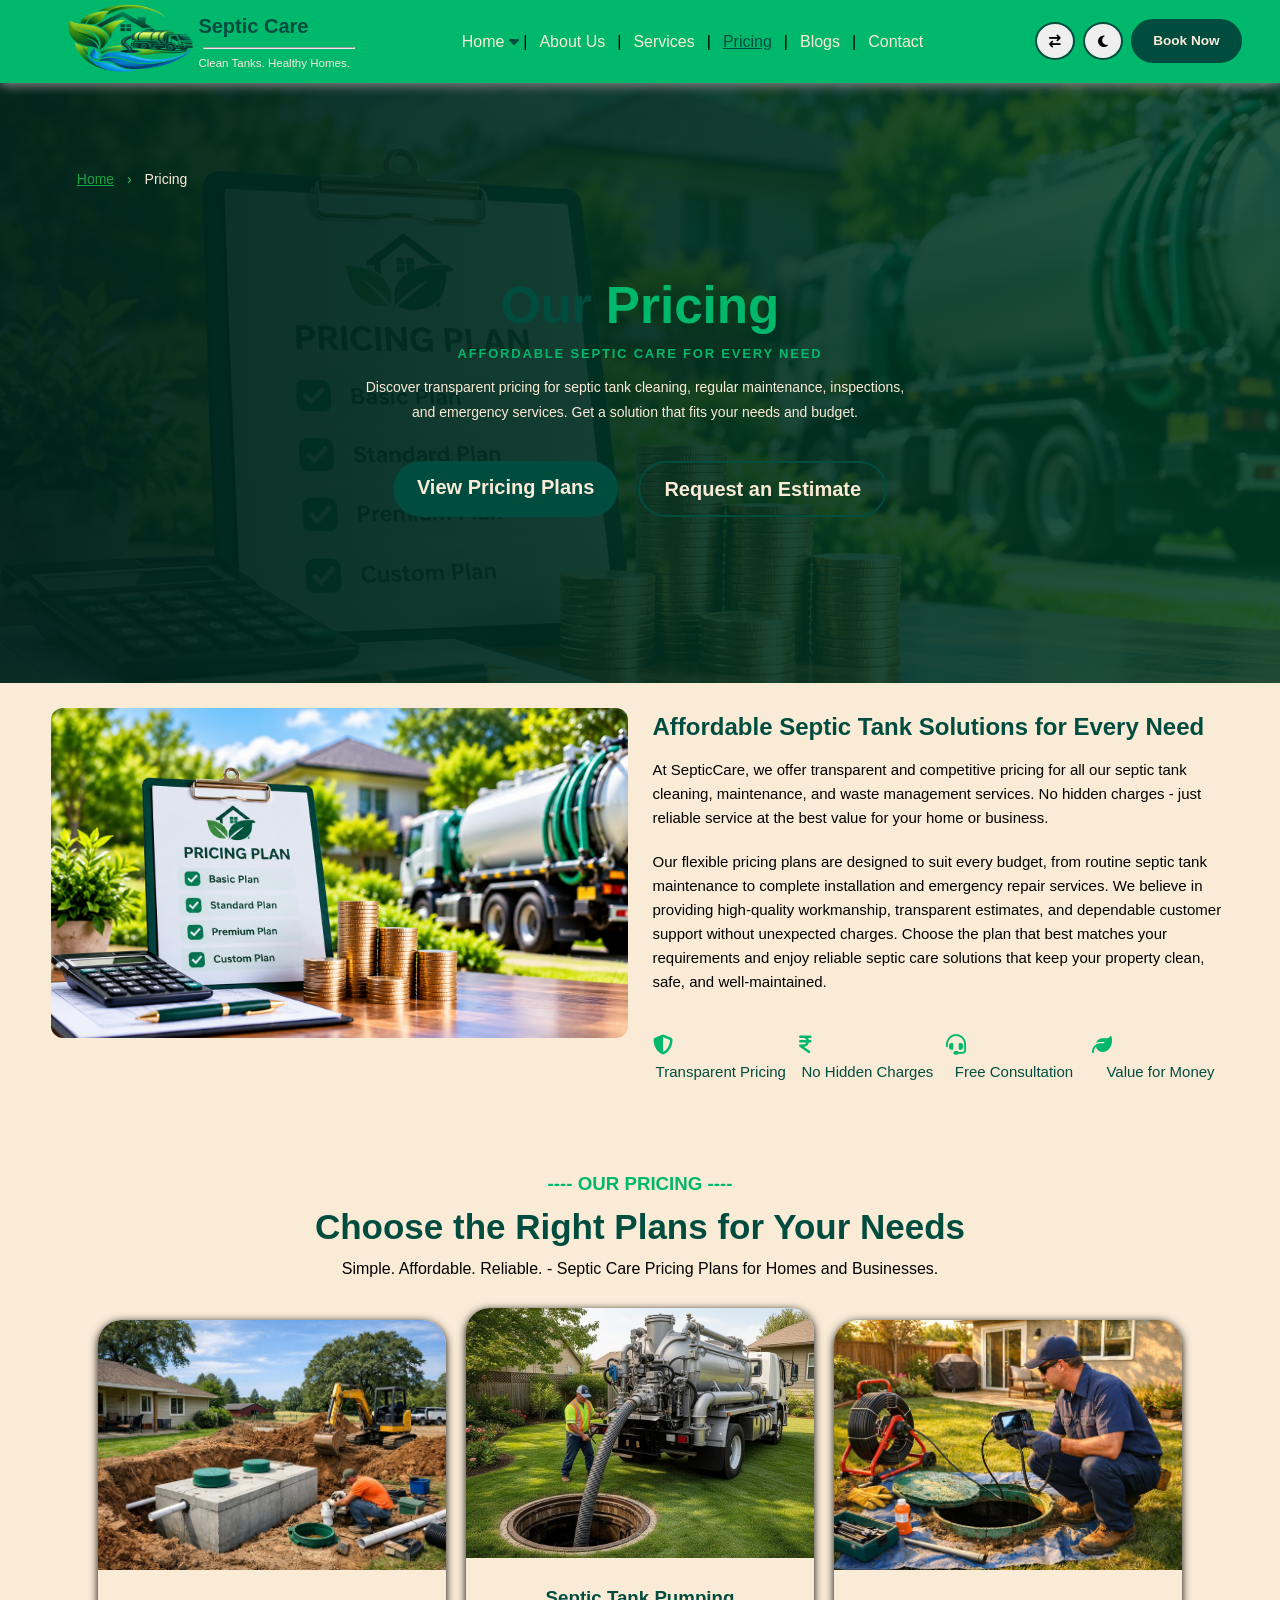
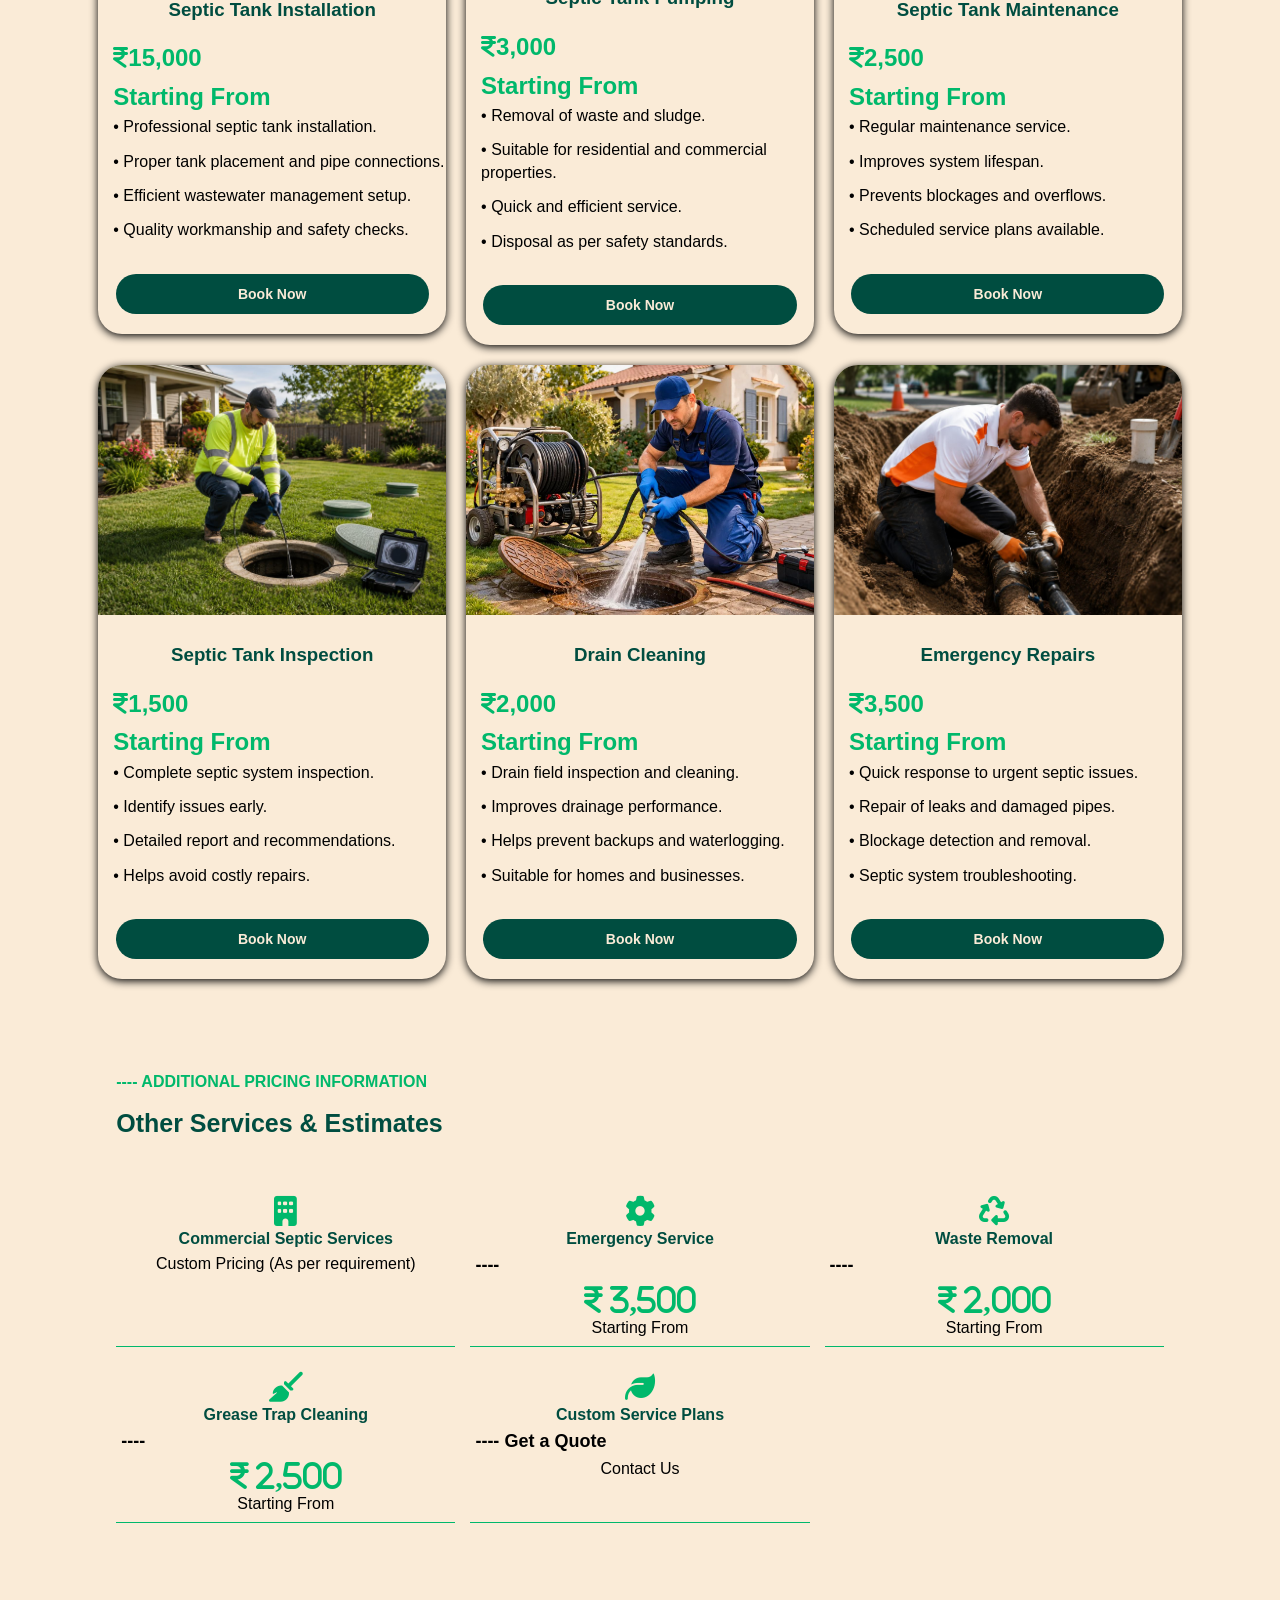
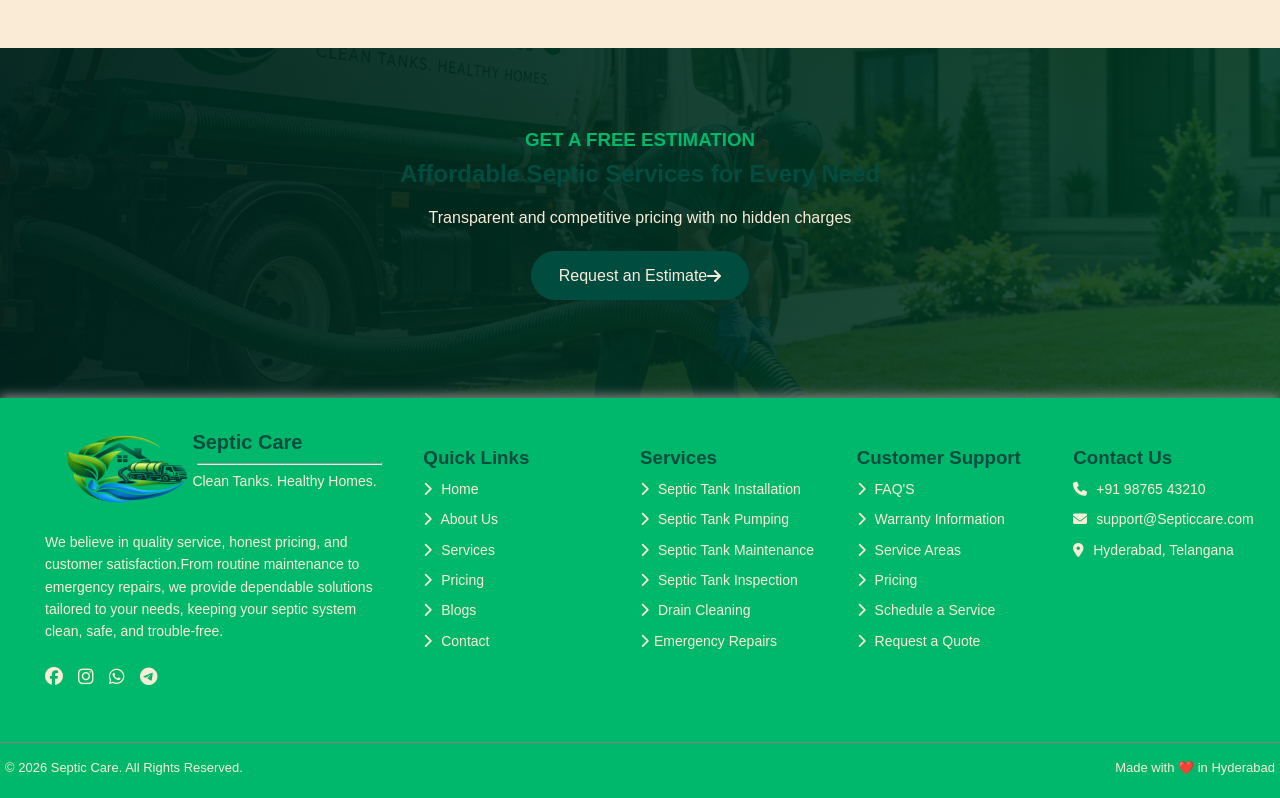
<file: SEPTICAREPRICING.HTML>
<!DOCTYPE html>
<html lang="en">
<head>
    <meta charset="UTF-8">
    <meta name="viewport" content="width=device-width, initial-scale=1.0">
    <title>Our Pricing - Septic Care | Clean Tanks. Healthy Homes.</title>
    <link rel="icon" type="image/png" sizes="64x64" href="images/SEPTICARE LOGO.jpg">
    <link rel="stylesheet" href="SEPTICAREPRICING.CSS">
    <link rel="stylesheet" href="https://cdnjs.cloudflare.com/ajax/libs/font-awesome/6.5.2/css/all.min.css">
</head>
<body>
    <header>
        <nav class="nav-bar">
          <div class="brand">
            <div class="brand-logo">
                <img src="images/main_logo.jpg(1) - Copy.png" alt="septiccare-logo">
            </div>
            <div class="brand-title">
                <H1> Septic Care</H1><hr>
                <p>Clean Tanks. Healthy Homes.</p>
            </div>
          </div>
            <div class="nav-links">
                <li class="dropdown">
                    <a href="index.html" class="home-btn">Home <span class="caret"><i class="fa-solid fa-caret-down"></i></span></a> |
                    <ul class="dropdown-menu">
                        <li><a href="index.html">Home Classic</a></li>
                        <li><a href="septiccarehome.html">Home Standard</a></li>
                    </ul>
                </li>
                <a href="SEPTICCAREABOUT.HTML"> About Us </a>|
                <a href="SEPTICCARESERVICES.HTML"> Services </a>|
                <a href="SEPTICAREPRICING.HTML"  class="nav-link active"> Pricing </a>|
                <a href="septiccareblogs.html"> Blogs </a>|
                <a href="septiccarecontact.html">Contact </a>
            </div>
           <div class="toggles">
                <button class="Rtl-toggle" id="rtl-toggle"><i class="fa-solid fa-arrow-right-arrow-left"></i></button>
                <button class="theme-toggle" id="theme-toggle"><i class="fa-solid fa-moon"></i></button>
                <a class="Login-btn" href="septiccare book.html"> Book Now </a>
                 <button class="menu-toogle" id="menu-toogle">
                    <i class="fa-solid fa-bars"></i>
                </button>
            </div>
        </nav>
    </header>
    <section class="blog-hero">
        <p class="breadcrumb">
            <a href="index.html">Home</a>
            <span>›</span> Pricing
        </p>
         <div class="hero-content">
        <h1>Our <span> Pricing</span></h1>
        <h2>AFFORDABLE SEPTIC CARE FOR EVERY NEED </h2>
        <p>
            Discover transparent pricing for septic tank cleaning, regular maintenance, inspections, and emergency services. Get a solution that fits your needs and budget.
            
        </p>
        <div class="hero-buttons">
                    <a href="septicare servicedesc.html" class="service-btn"> View Pricing Plans</a>
                    <a href="septiccare book.html" class="Call-btn"> Request an Estimate</a>
            </div>
        </div>
    </section>
    <section class="prices" id="Pricing">
        <div class="price-row">
            <div class="pricing-image">
                <img src="images/pricing image - Copy.png" alt="pricing-image">
            </div>
            <div class="price-info">
                <h2> Affordable Septic Tank Solutions for Every Need</h2>
                <p>At SepticCare, we offer transparent and competitive pricing for all our septic tank cleaning, maintenance, and waste management services. No hidden charges - just reliable service at the best value for your home or business.
                </p>
                <p>
                    Our flexible pricing plans are designed to suit every budget, from routine septic tank maintenance to complete installation and emergency repair services. We believe in providing high-quality workmanship, transparent estimates, and dependable customer support without unexpected charges. Choose the plan that best matches your requirements and enjoy reliable septic care solutions that keep your property clean, safe, and well-maintained.
                </p>
                <div class="price-icons-container">
                    <div class="price-icons">
                        <i class="fa-solid fa-shield-halved"></i>
                        <p> Transparent Pricing</p>
                    </div> 
                    <div class="price-icons">
                        <i class="fa-solid fa-indian-rupee-sign"></i> 
                        <p> No Hidden Charges</p>
                    </div> 
                    <div class="price-icons">
                        <i class="fa-solid fa-headset"></i> 
                        <p> Free Consultation</p>
                    </div> 
                    <div class="price-icons">
                        <i class="fa-solid fa-leaf"></i>
                        <p> Value for Money</p>
                    </div>
                </div>    
            </div>

        </div>
        <div class="price-types">
            <h3> OUR PRICING </h3>
            <h2> Choose the Right Plans for Your Needs</h2>
            <p> Simple. Affordable. Reliable. - Septic Care Pricing Plans for Homes and Businesses.</p>
        </div> 
        <div class="prices-container">
            <div class="price-card">
                <img src="images/installation image.jpg" alt="installation-image">
                <h3> Septic Tank Installation</h3>
                <h2><i class="fa-solid fa-indian-rupee-sign"></i>15,000<br>
                    Starting From
                </h2>

                   <P> &bull; Professional septic tank installation. </p>
                    <p> &bull; Proper tank placement and pipe connections. </p>
                    <p> &bull; Efficient wastewater management setup. </p>
                    <p> &bull; Quality workmanship and safety checks.</p>
                    <div class="book-btn">
                       <button> <a href="septiccare book.html"> Book Now</a></button>
                    </div>
            </div>
            <div class="price-card">
                <img src="images/pumping image - Copy.jpg" alt="pumping-image">
                <h3> Septic Tank Pumping </h3>
                 <h2><i class="fa-solid fa-indian-rupee-sign"></i>3,000<br>
                    Starting From
                </h2>

                   <P> &bull; Removal of waste and sludge. </p>
                    <p> &bull; Suitable for residential and commercial properties. </p>
                    <p> &bull; Quick and efficient service. </p>
                    <p> &bull; Disposal as per safety standards.</p>
                    <div class="book-btn">
                        <button> <a href="septiccare book.html"> Book Now</a></button>
                    </div>
            </div>
            <div class="price-card">
                <img src="images/mainteinance image - Copy.jpg" alt="mainteinance-image">
                <h3> Septic Tank Maintenance </h3>
                 <h2><i class="fa-solid fa-indian-rupee-sign"></i>2,500<br>
                    Starting From
                </h2>

                   <P> &bull; Regular maintenance service. </p>
                    <p> &bull; Improves system lifespan. </p>
                    <p> &bull; Prevents blockages and overflows. </p>
                    <p> &bull; Scheduled service plans available.</p>
                    <div class="book-btn">
                      <button> <a href="septiccare book.html"> Book Now</a></button>
                    </div>
            </div>
            <div class="price-card">
                <img src="images/inspection image.jpg" alt="inspection-image">
                <h3> Septic Tank Inspection </h3>
                 <h2><i class="fa-solid fa-indian-rupee-sign"></i>1,500<br>
                    Starting From
                </h2>

                   <P> &bull; Complete septic system inspection. </p>
                    <p> &bull; Identify issues early. </p>
                    <p> &bull; Detailed report and recommendations. </p>
                    <p> &bull; Helps avoid costly repairs.</p>
                    <div class="book-btn">
                       <button> <a href="septiccare book.html"> Book Now</a></button>
                    </div>
            </div>
            <div class="price-card">
                <img src="images/cleaning image.jpg" alt="Drain cleaning-image">
                <h3> Drain Cleaning</h3>
                 <h2><i class="fa-solid fa-indian-rupee-sign"></i>2,000<br>
                    Starting From
                </h2>

                   <P> &bull; Drain field inspection and cleaning. </p>
                    <p> &bull; Improves drainage performance. </p>
                    <p> &bull; Helps prevent backups and waterlogging. </p>
                    <p> &bull; Suitable for homes and businesses.</p>
                    <div class="book-btn">
                       <button> <a href="septiccare book.html"> Book Now</a></button>
                    </div>
            </div>
            <div class="price-card">
                <img src="images/repairing image - Copy.jpg" alt="repairing-images">
                <h3> Emergency Repairs</h3>
                 <h2><i class="fa-solid fa-indian-rupee-sign"></i>3,500<br>
                    Starting From
                </h2>

                   <P> &bull; Quick response to urgent septic issues. </p>
                    <p> &bull; Repair of leaks and damaged pipes. </p>
                    <p> &bull; Blockage detection and removal. </p>
                    <p> &bull; Septic system troubleshooting.</p>
                    <div class="book-btn">
                        <button> <a href="septiccare book.html"> Book Now</a></button>
                    </div>
            </div>
        </div>
        <div class="prices-info">
                <h2> ADDITIONAL PRICING INFORMATION </h2>
                <H1> Other Services & Estimates </H1>
                <div class="Prices1-container">
                    <div class="Prices1">
                    <i class="fa-solid fa-building"></i>
                    <h3>Commercial Septic Services</h3>
                    <P> Custom Pricing (As per requirement)</P>
                    </div>
                    <div class="Prices1">
                    <i class="fa-solid fa-gear"></i>
                    <h3>Emergency Service</h3>
                    <h2><i class="fa-solid fa-indian-rupee-sign"> 3,500</i> </h2>
                    <P> Starting From</P>
                    </div>
                    <div class="Prices1">
                    <i class="fa-solid fa-recycle"></i>
                    <h3> Waste Removal</h3>
                    <h2><i class="fa-solid fa-indian-rupee-sign"> 2,000</i> </h2>
                    <P> Starting From</P>
                    </div>
                    <div class="Prices1">
                    <i class="fa-solid fa-broom"></i>
                    <h3> Grease Trap Cleaning</h3>
                    <h2><i class="fa-solid fa-indian-rupee-sign"> 2,500</i> </h2>
                    <P> Starting From</P>
                    </div>
                    <div class="Prices1">
                    <i class="fa-solid fa-leaf"></i>
                    <h3> Custom Service Plans</h3>
                    <h2> Get a Quote </h2>
                    <P> Contact Us</P>
                    </div>
                </div>
        </div>
    </section>
<section>
    <div class="estimate">
        <h3>GET A FREE ESTIMATION</h3>
        <h2>Affordable Septic Services for Every Need</h2>
        <p>Transparent and competitive pricing with no hidden charges</p>

        <div class="estimate-btn">
            <a href="septiccare book.html">
                Request an Estimate
                <i class="fa-solid fa-arrow-right"></i>
            </a>
        </div>
    </div>
</section>
    <footer class="footer-image">
        <div class="footer-bar">
            <div class="footer-box">
                <div class="footer-brand">
                    <div class="footer-logo">
                        <img src="images/main_logo.jpg(1) - Copy.png" alt="septiccare-logo">
                    </div>
                    <div class="footer-title">
                        <h1>Septic Care</h1><hr>
                        <p>Clean Tanks. Healthy Homes.</p><br>
                    </div>
                </div>
                <p class="footer-para">
                    We believe in quality service, honest pricing,
                    and customer satisfaction.From routine maintenance
                    to emergency repairs, we provide dependable
                    solutions tailored to your needs, keeping your
                    septic system clean, safe, and trouble-free.
                </p>
                <div class="social-icons">
                    <a href="#" aria-label="Facebook">
                        <i class="fa-brands fa-facebook"></i>
                    </a>
                    <a href="#" aria-label="Instagram">
                        <i class="fa-brands fa-instagram"></i>
                    </a>
                    <a href="#" aria-label="WhatsApp">
                        <i class="fa-brands fa-whatsapp"></i>
                    </a>
                    <a href="#" aria-label="Telegram">
                        <i class="fa-brands fa-telegram"></i>
                    </a>
                </div>
            </div> 
            <div class="footer-box1">
                <h3>Quick Links</h3>
                <p><i class="fa-solid fa-chevron-right"></i> Home</p>
                <p><i class="fa-solid fa-chevron-right"></i> About Us</p>
                <p><i class="fa-solid fa-chevron-right"></i> Services</p>
                <p><i class="fa-solid fa-chevron-right"></i> Pricing</p>
                <p><i class="fa-solid fa-chevron-right"></i> Blogs</p>
                <p><i class="fa-solid fa-chevron-right"></i> Contact</p>
            </div>
            <div class="footer-box2">
                <h3>Services</h3>
                <p><i class="fa-solid fa-chevron-right"></i> Septic Tank Installation</p>
                <p><i class="fa-solid fa-chevron-right"></i> Septic Tank Pumping</p>
                <p><i class="fa-solid fa-chevron-right"></i> Septic Tank Maintenance</p>
                <p><i class="fa-solid fa-chevron-right"></i> Septic Tank Inspection</p>
                <p><i class="fa-solid fa-chevron-right"></i> Drain Cleaning</p>
                <p><i class="fa-solid fa-chevron-right"></i>Emergency Repairs</p>
            </div>
            <div class="footer-box3">
                <h3>Customer Support</h3>
                <p><i class="fa-solid fa-chevron-right"></i> FAQ'S</p>
                <p><i class="fa-solid fa-chevron-right"></i> Warranty Information</p>
                <p><i class="fa-solid fa-chevron-right"></i> Service Areas</p>
                <p><i class="fa-solid fa-chevron-right"></i> Pricing</p>
                <p><i class="fa-solid fa-chevron-right"></i> Schedule a Service</p>
                <p><i class="fa-solid fa-chevron-right"></i> Request a Quote</p>
            </div>
            <div class="footer-box4">
                <h3>Contact Us</h3>
                <p><i class="fa-solid fa-phone"></i> +91 98765 43210</p>
                <p><i class="fa-solid fa-envelope"></i> support@Septiccare.com</p>
                <p><i class="fa-solid fa-location-dot"></i> Hyderabad, Telangana</p> 
            </div> 
        </div>
        <div class="footer-bottom">

                <p>© 2026 Septic Care. All Rights Reserved.</p>

                <p>Made with ❤️ in Hyderabad</p>

            </div> 
    </footer>
    <script>
        const homeBtn = document.querySelector(".home-btn");
   const dropdown = document.querySelector(".dropdown");
   if (homeBtn && dropdown) {
    homeBtn.addEventListener("click", function (event) {
        event.preventDefault();
        event.stopPropagation();
        dropdown.classList.toggle("active");
    });
    document.addEventListener("click", function (event) {
        if (!dropdown.contains(event.target)) {
            dropdown.classList.remove("active");
        }
    });
}

let rtlButton =document.getElementById("rtl-toggle");
         rtlButton.addEventListener("click", function(){
            if(document.documentElement.dir==="ltr"){
                document.documentElement.dir="rtl";
                rtlButton.innerHTML='<i class="fa-solid fa-arrow-right-arrow-left"></i>';
            }
            else{
                document.documentElement.dir="ltr";
                rtlButton.innerHTML='<i class="fa-solid fa-arrow-right-arrow-left"></i>';

            }
        })

 let themebutton= document.getElementById("theme-toggle");
         themebutton.addEventListener("click", function(event){
            event.preventDefault();
        document.body.classList.toggle("dark");
        if(document.body.classList.contains("dark")){
            themebutton.innerHTML = '<i class="fa-solid fa-sun"></i>';
        }
        else{
            themebutton.innerHTML = '<i class="fa-solid fa-moon"></i>';
        }
      }) 
    </script>
    
</body>
</html>
</file>
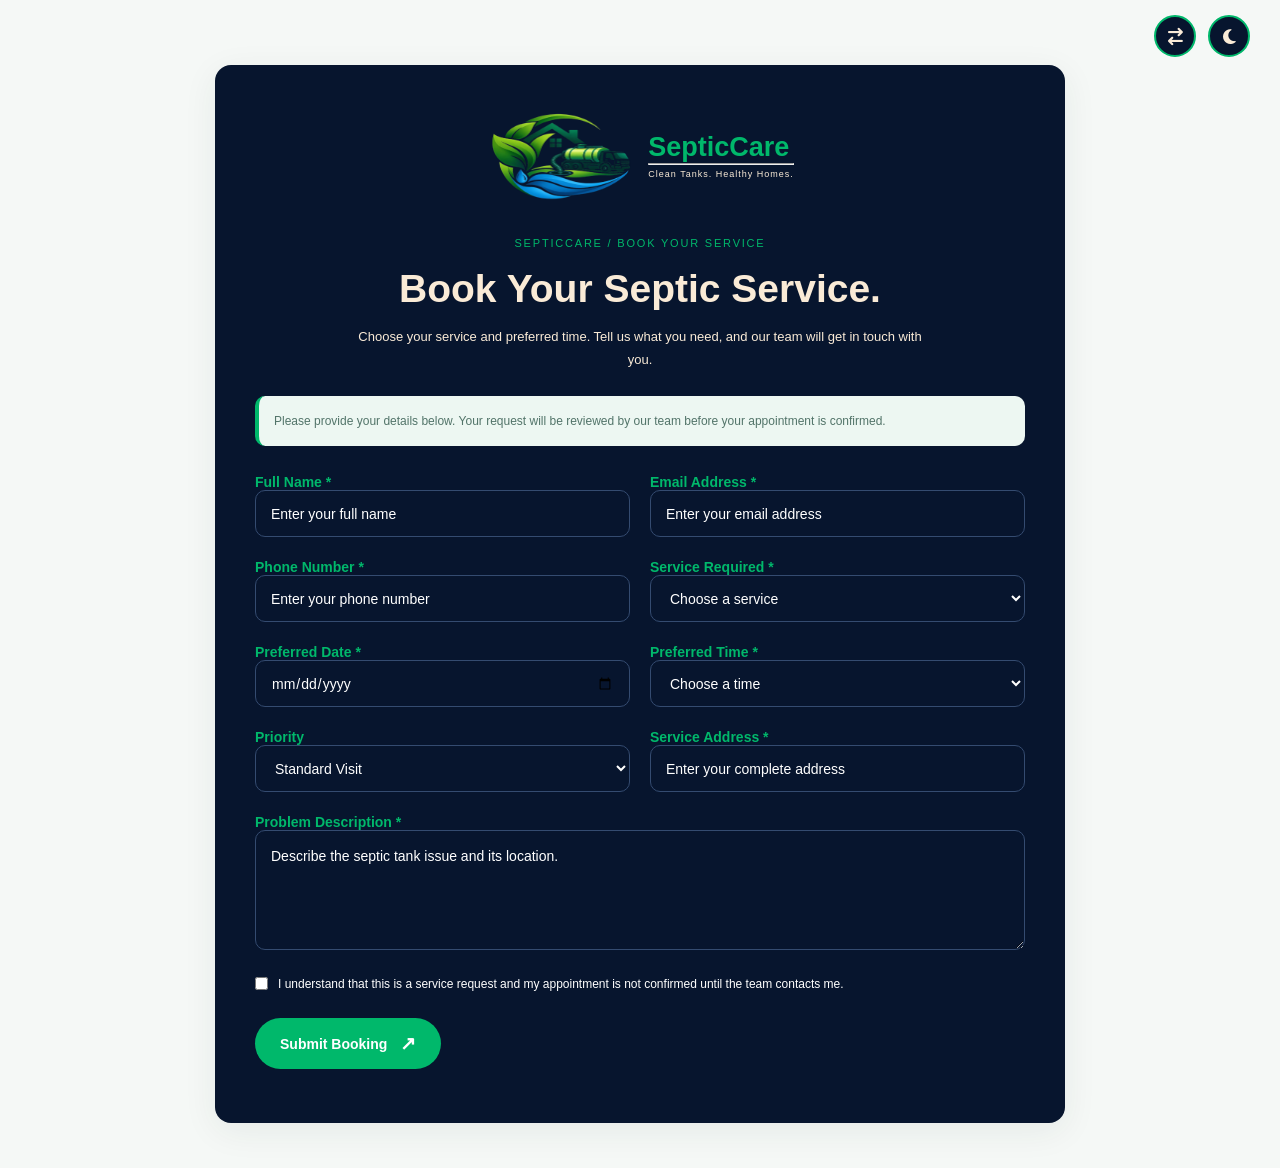
<file: septiccare book.html>
<!DOCTYPE html>
<html lang="en">
<head>
    <meta charset="UTF-8">
    <meta name="viewport" content="width=device-width, initial-scale=1.0">
    <title>Book Now | SepticCare</title>
    <link rel="stylesheet" href="septiccare book.css">
      <link rel="stylesheet" href="https://cdnjs.cloudflare.com/ajax/libs/font-awesome/6.5.2/css/all.min.css">
</head>
<body>
    <!-- Top Right Controls -->
<div class="booking-top-controls">

    <button class="Rtl-toggle" id="rtl-toggle" type="button"
            title="Toggle RTL">
        <i class="fa-solid fa-arrow-right-arrow-left"></i>
    </button>

    <button class="theme-toggle" id="theme-toggle" type="button"
            title="Toggle Dark Mode">
        <i class="fa-solid fa-moon"></i>
    </button>

</div>

<section class="booking-section">
    <div class="booking-container">

        <div class="brand">
            <div class="brand-icon">
                <a href="index.html">
                <img src="images/main_logo.jpg(1) - Copy.png" alt="septiccare-logo"></a>
            </div>
            <div>
                <h2>SepticCare</h2><hr>
                <p>Clean Tanks. Healthy Homes.</p>
            </div>
        </div>

        <p class="breadcrumb">SEPTICCARE / BOOK YOUR SERVICE</p>

        <h1>Book Your Septic Service.</h1>

        <p class="intro">
            Choose your service and preferred time. Tell us what you need,
            and our team will get in touch with you.
        </p>

        <div class="notice">
            Please provide your details below. Your request will be reviewed
            by our team before your appointment is confirmed.
        </div>

        <form id="bookingForm">

            <div class="form-grid">

                <div class="form-group">
                    <label for="name">Full Name *</label>
                    <input type="text" id="name" name="name"
                           placeholder="Enter your full name" required>
                </div>

                <div class="form-group">
                    <label for="email">Email Address *</label>
                    <input type="email" id="email" name="email"
                           placeholder="Enter your email address" required>
                </div>

                <div class="form-group">
                    <label for="phone">Phone Number *</label>
                    <input type="tel" id="phone" name="phone"
                           placeholder="Enter your phone number"
                           pattern="[0-9]{10}" maxlength="10" required>
                </div>

                <div class="form-group">
                    <label for="service">Service Required *</label>
                    <select id="service" name="service" required>
                        <option value="">Choose a service</option>
                        <option>Septic Tank Pumping</option>
                        <option>Septic Tank Cleaning</option>
                        <option>Septic Tank Inspection</option>
                        <option>Septic Tank Installation</option>
                        <option>Septic System Maintenance</option>
                        <option>Drain Cleaning</option>
                        <option>Emergency Septic Repair</option>
                    </select>
                </div>

                <div class="form-group">
                    <label for="date">Preferred Date *</label>
                    <input type="date" id="date" name="date" required>
                </div>

                <div class="form-group">
                    <label for="time">Preferred Time *</label>
                    <select id="time" name="time" required>
                        <option value="">Choose a time</option>
                        <option>09:00 AM - 11:00 AM</option>
                        <option>11:00 AM - 01:00 PM</option>
                        <option>01:00 PM - 03:00 PM</option>
                        <option>03:00 PM - 05:00 PM</option>
                        <option>05:00 PM - 07:00 PM</option>
                    </select>
                </div>

                <div class="form-group">
                    <label for="priority">Priority</label>
                    <select id="priority" name="priority">
                        <option>Standard Visit</option>
                        <option>Urgent Visit</option>
                        <option>Emergency Visit</option>
                    </select>
                </div>

                <div class="form-group">
                    <label for="address">Service Address *</label>
                    <input type="text" id="address" name="address"
                           placeholder="Enter your complete address" required>
                </div>

                <div class="form-group full-width">
                    <label for="problem">Problem Description *</label>
                    <textarea id="problem" name="problem" rows="4"
                        placeholder="Describe the septic tank issue and its location."
                        required></textarea>
                </div>

            </div>

            <label class="consent">
                <input type="checkbox" id="consent" required>
                <span>I understand that this is a service request and
                my appointment is not confirmed until the team contacts me.</span>
            </label>

            <button type="submit" class="submit-btn">
                Submit Booking <span>↗</span>
            </button>

            <p id="message" role="status"></p>

        </form>

    </div>
</section>

<script>
    // RTL Toggle
    const rtlButton = document.getElementById("rtl-toggle");

    rtlButton.addEventListener("click", function () {
        document.body.classList.toggle("rtl");

        document.documentElement.dir =
            document.body.classList.contains("rtl") ? "rtl" : "ltr";
    });

    // Theme Toggle
    const themeButton = document.getElementById("theme-toggle");

    themeButton.addEventListener("click", function () {

        document.body.classList.toggle("light-theme");

        const icon = themeButton.querySelector("i");

        if (document.body.classList.contains("light-theme")) {
            icon.classList.remove("fa-moon");
            icon.classList.add("fa-sun");
        } else {
            icon.classList.remove("fa-sun");
            icon.classList.add("fa-moon");
        }
    });
    const dateInput = document.getElementById("date");

    const today = new Date();
    dateInput.min = new Date(
        today.getTime() - today.getTimezoneOffset() * 60000
    ).toISOString().split("T")[0];

    document.getElementById("bookingForm").addEventListener("submit",
        function(event) {
            event.preventDefault();

            document.getElementById("message").textContent =
                "Form validated successfully. Please connect a booking service to receive requests.";

            document.getElementById("message").style.color = "#167653";
        }
    );
</script>

</body>
</html>
</file>
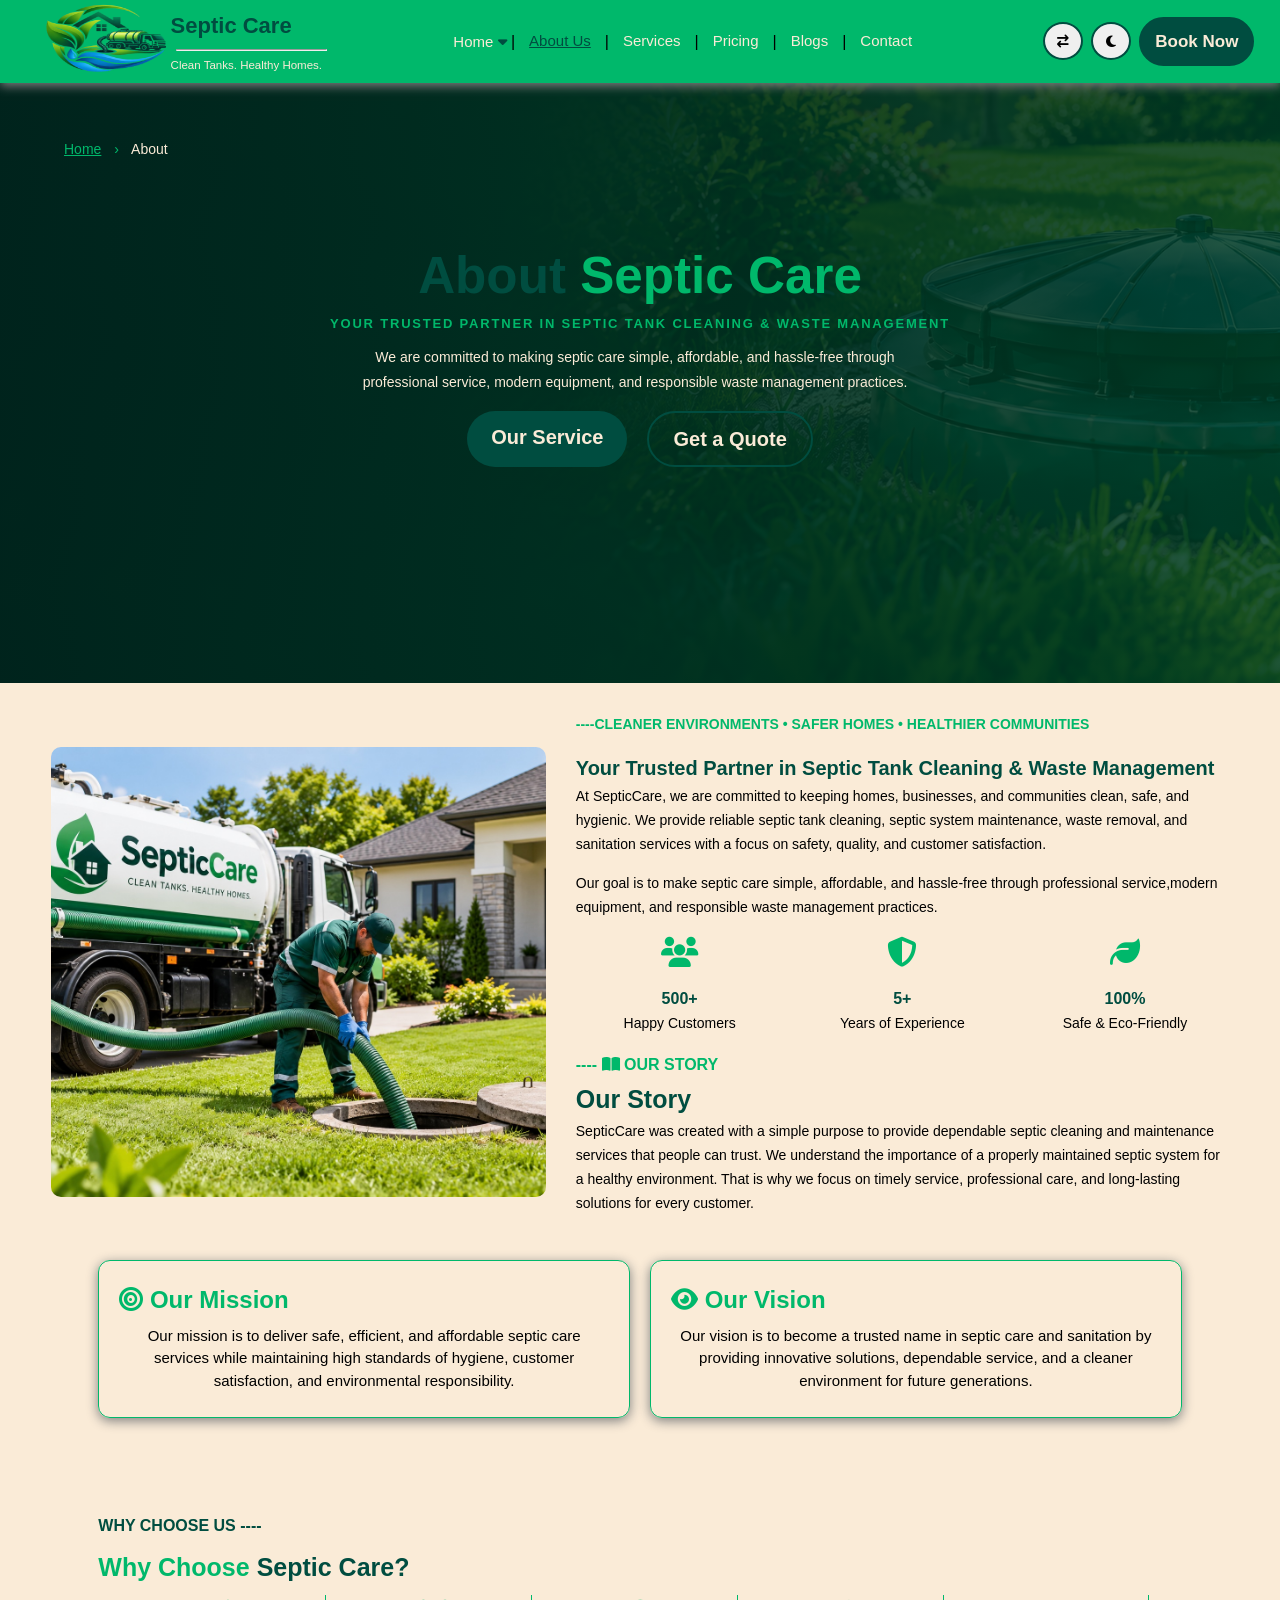
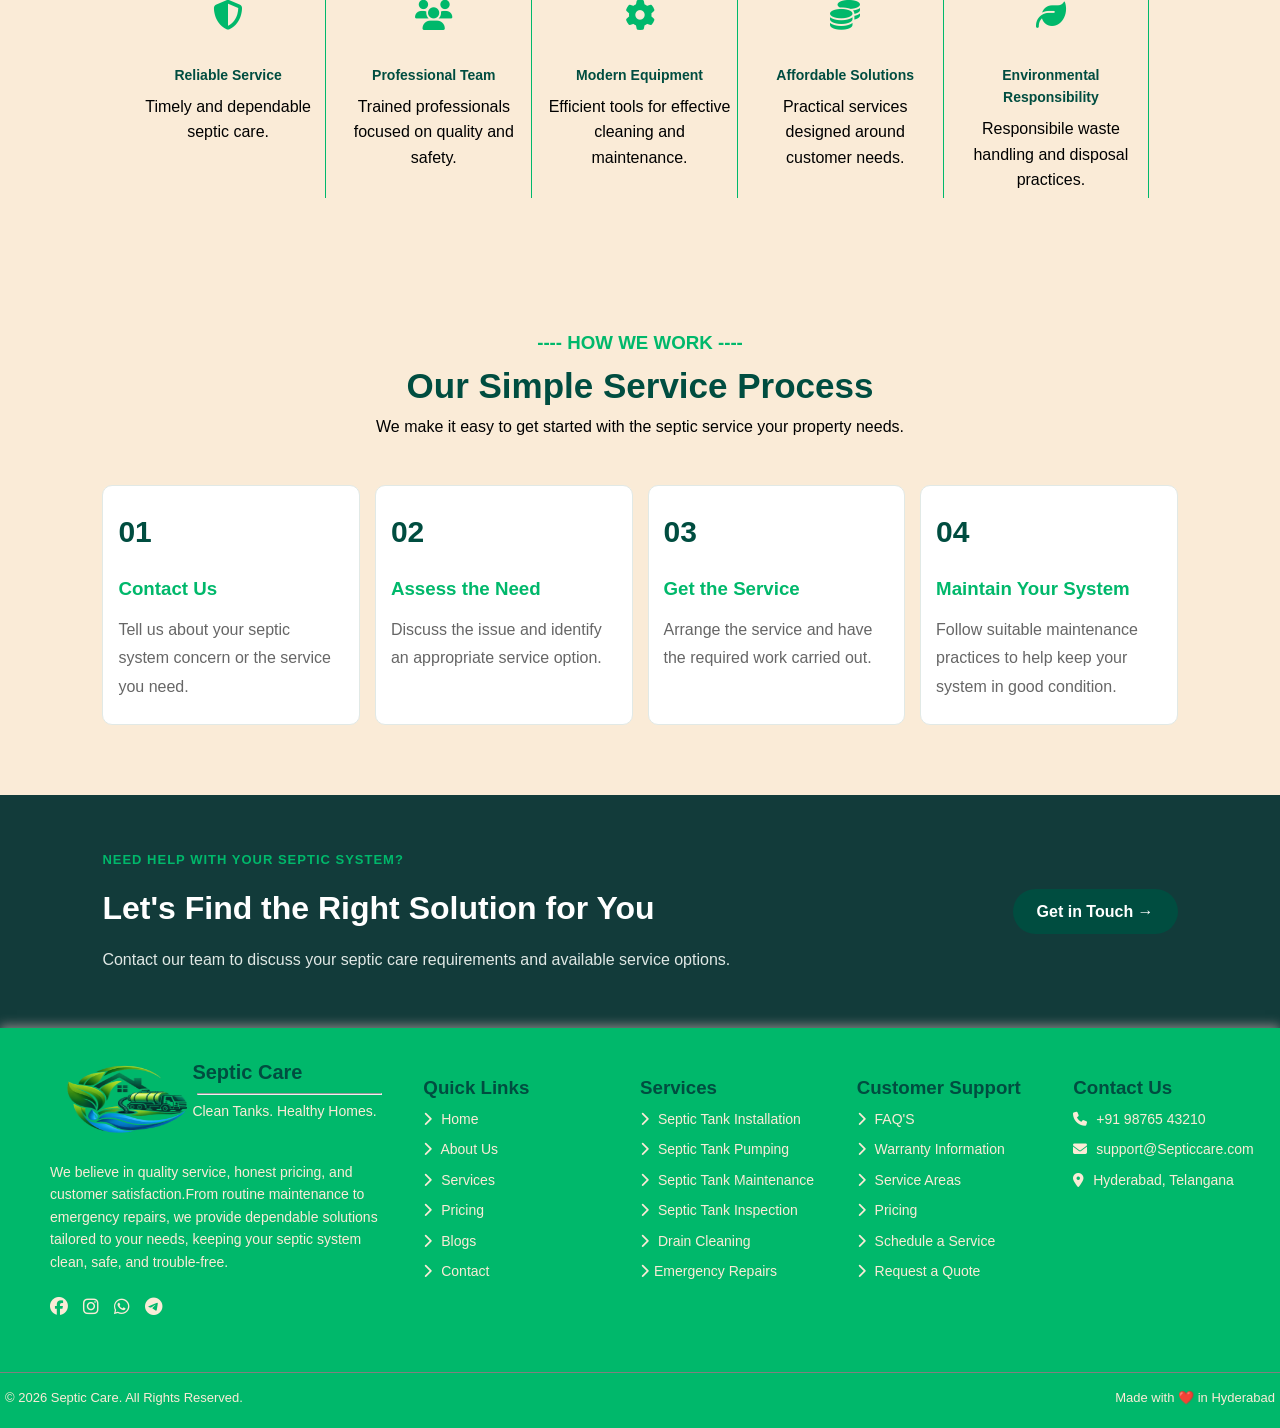
<file: SEPTICCAREABOUT.HTML>
<!DOCTYPE html>
<html lang="en">
<head>
    <meta charset="UTF-8">
    <meta name="viewport" content="width=device-width, initial-scale=1.0">
    <title>ABOUT US - Septic Care | Clean Tanks. Healthy Homes.</title>
    <link rel="icon" type="image/png" sizes="64x64" href="images/SEPTICARE LOGO.jpg">
    <link rel="stylesheet" href="SEPTICCAREABOUT.css">
    <link rel="stylesheet" href="https://cdnjs.cloudflare.com/ajax/libs/font-awesome/6.5.2/css/all.min.css">
</head>
<body>
    <header>
        <nav class="nav-bar">
          <div class="brand">
            <div class="brand-logo">
                <img src="images/main_logo.jpg(1) - Copy.png" alt="septiccare-logo">
            </div>
            <div class="brand-title">
                <H1> Septic Care</H1><hr>
                <p>Clean Tanks. Healthy Homes.</p>
            </div>
          </div>
            <div class="nav-links">
                <li class="dropdown">
                    <a href="index.html" class="home-btn">Home <span class="caret"><i class="fa-solid fa-caret-down"></i></span></a> |
                    <ul class="dropdown-menu">
                        <li><a href="index.html">Home Classic</a></li>
                        <li><a href="septiccarehome.html">Home Standard</a></li>
                    </ul>
                </li>
                <a href="SEPTICCAREABOUT.HTML" class="nav-link active"> About Us </a>|
                <a href="SEPTICCARESERVICES.HTML"> Services </a>|
                <a href="SEPTICAREPRICING.HTML"> Pricing </a>|
                <a href="septiccareblogs.html"> Blogs </a>|
                <a href="septiccarecontact.html">Contact </a>
            </div>
            <div class="toggles">
                <button class="Rtl-toggle" id="rtl-toggle"><i class="fa-solid fa-arrow-right-arrow-left"></i></button>
                <button class="theme-toggle" id="theme-toggle"><i class="fa-solid fa-moon"></i></button>
                <a class="Login-btn" href="septiccare book.html"> Book Now </a>
                <button class="menu-toogle" id="menu-toogle">
                    <i class="fa-solid fa-bars"></i>
                </button>
            </div>
        
        </nav>
    </header>
    <section class="blog-hero">
        <div class="breadcrumb">
            <a href="index.html">Home</a>
            <span>›</span> About
        </div>
        <div class="hero-content">
        
           <h1> About <span> Septic Care</span></h1>
           <h2>YOUR TRUSTED PARTNER IN SEPTIC TANK CLEANING & WASTE MANAGEMENT</h2>
           <p>
               We are committed to making septic care simple, affordable, and hassle-free through professional service, modern equipment, and responsible waste management practices.
            </p>
             <div class="hero-buttons">
                    <a href="SEPTICCARESERVICES.HTML" class="service-btn"> Our Service</a>
                    <a href="septiccare book.html" class="Call-btn"> Get a Quote</a>
            </div>
        </div>
    </section>
    <section class="About" id="About">
            <div class="about-row">
                <div class="about-image">
                    <img src="images/septicare.jpg" alt="septicare">
                </div>
                <div class="about-info">
                    <p class="small-para">CLEANER ENVIRONMENTS &bull; SAFER HOMES &bull; HEALTHIER COMMUNITIES</p>
                    <h3>Your Trusted Partner in Septic Tank Cleaning & Waste Management</h3>
                    <p>At SepticCare, we are committed to keeping homes, businesses, and communities clean, safe, and hygienic. 
                        We provide reliable septic tank cleaning, septic system maintenance, waste removal, 
                        and sanitation services with a focus on safety, quality, and customer satisfaction.
                    </p>
                    <p>Our goal is to make septic care simple, affordable, and hassle-free through professional service,modern equipment, and responsible
                        waste management practices.
                    </p>
    
                    <div class="about-info2">
                        <div class="about-icons">
                            <i class="fa-solid fa-users"></i><br>
                            <h3>500+</h3>
                            <P>Happy Customers</P>
                        </div>
                        <div class="about-icons">
                            <i class="fa-solid fa-shield-halved"></i><br>
                            <h3>5+</h3>
                            <P>Years of Experience</P>
                        </div>
                        <div class="about-icons">
                            <i class="fa-solid fa-leaf"></i><br>
                            <h3>100%</h3>
                            <P>Safe & Eco-Friendly</P>
                        </div>
                    </div>
                    <div class="story-info">
                        <h2> <i class="fa-solid fa-book-open"></i> OUR STORY</h2>
                        <h3> Our Story</h3>
                        <p>SepticCare was created with a simple purpose to provide dependable septic cleaning and maintenance services that people can trust.
                             We understand the importance of a properly maintained septic system for a healthy environment. 
                            That is why we focus on timely service, professional care, and long-lasting solutions for every customer.
                        </p>
                    </div> 
                </div>
                
            </div>
            <div class="company-values">
                <div class="values-card">
                    <h2><i class="fa-solid fa-bullseye"></i> Our Mission</h2>
                    <p>
                        Our mission is to deliver safe, efficient, and affordable septic care services while maintaining high standards of hygiene, 
                        customer satisfaction, and environmental responsibility.
                    </p>
                </div>
                <div class="values-card">
                    <h2><i class="fa-solid fa-eye"></i> Our Vision</h2>
                    <p>
                       Our vision is to become a trusted name in septic care and sanitation by providing innovative solutions, 
                       dependable service, and a cleaner environment for future generations.
                    </p>
                </div>
            </div>
            <div class="choose-info">
                <h2>WHY CHOOSE US </h2>
                <H3> Why Choose <span>Septic Care?</span></H3>
                <div class="choose-container">
                    <div class="choose-1">
                    <i class="fa-solid fa-shield-halved"></i><br>
                    <h3>Reliable Service</h3>
                    <P> Timely and dependable septic care.</P>
                    </div>
                    <div class="choose-1">
                    <i class="fa-solid fa-users"></i><br>
                    <h3>Professional Team</h3>
                    <P> Trained professionals focused on quality and safety.</P>
                    </div>
                    <div class="choose-1">
                    <i class="fa-solid fa-gear"></i><br>
                    <h3>Modern Equipment</h3>
                    <P> Efficient tools for effective cleaning and maintenance.</P>
                    </div>
                    <div class="choose-1">
                    <i class="fa-solid fa-coins"></i><br>
                    <h3>Affordable Solutions</h3>
                    <P> Practical services designed around customer needs.</P>
                    </div>
                    <div class="choose-1">
                    <i class="fa-solid fa-leaf"></i><br>
                    <h3>Environmental Responsibility</h3>
                    <P> Responsibile waste handling and disposal practices.</P>
                    </div>
                </div>
            </div>
                  
        </div>
    </section>
     <section class="about-process">
        <div class="process">
            <h3> HOW WE WORK </h3>
            <h1>Our Simple Service Process</h1>
            <p> We make it easy to get started with the septic service
                your property needs.</p>
        </div> 
        <div class="work-container">
             <div class="process-card">
                <span>01</span>
                <h3>Contact Us</h3>
                <p>
                    Tell us about your septic system concern or
                    the service you need.
                </p>
            </div>

            <div class="process-card">
                <span>02</span>
                <h3>Assess the Need</h3>
                <p>
                    Discuss the issue and identify an appropriate
                    service option.
                </p>
            </div>

            <div class="process-card">
                <span>03</span>
                <h3>Get the Service</h3>
                <p>
                    Arrange the service and have the required work
                    carried out.
                </p>
            </div>
            <div class="process-card">
                <span>04</span>
                <h3>Maintain Your System</h3>
                <p>
                    Follow suitable maintenance practices to help
                    keep your system in good condition.
                </p>
            </div>
        </div>
    </section>

    <!-- Contact CTA -->
    <section class="about-cta">
        <div>
            <p>NEED HELP WITH YOUR SEPTIC SYSTEM?</p>
            <h2>Let's Find the Right Solution for You</h2>
            <p>
                Contact our team to discuss your septic care requirements
                and available service options.
            </p>
        </div>

        <a href="septiccarecontact.html" class="about-cta-btn">Get in Touch →</a>
    </section>
    
    <footer class="footer-image">
        <div class="footer-bar">
            <div class="footer-box">
                <div class="footer-brand">
                    <div class="footer-logo">
                        <img src="images/main_logo.jpg(1) - Copy.png" alt="septiccare-logo">
                    </div>
                    <div class="footer-title">
                        <h1>Septic Care</h1><hr>
                        <p>Clean Tanks. Healthy Homes.</p><br>
                    </div>
                </div>
                <p class="footer-para">
                    We believe in quality service, honest pricing,
                    and customer satisfaction.From routine maintenance
                    to emergency repairs, we provide dependable
                    solutions tailored to your needs, keeping your
                    septic system clean, safe, and trouble-free.
                </p>
                <div class="social-icons">
                    <a href="#" aria-label="Facebook">
                        <i class="fa-brands fa-facebook"></i>
                    </a>
                    <a href="#" aria-label="Instagram">
                        <i class="fa-brands fa-instagram"></i>
                    </a>
                    <a href="#" aria-label="WhatsApp">
                        <i class="fa-brands fa-whatsapp"></i>
                    </a>
                    <a href="#" aria-label="Telegram">
                        <i class="fa-brands fa-telegram"></i>
                    </a>
                </div>
            </div> 
            <div class="footer-box1">
                <h3>Quick Links</h3>
                <p><i class="fa-solid fa-chevron-right"></i> Home</p>
                <p><i class="fa-solid fa-chevron-right"></i> About Us</p>
                <p><i class="fa-solid fa-chevron-right"></i> Services</p>
                <p><i class="fa-solid fa-chevron-right"></i> Pricing</p>
                <p><i class="fa-solid fa-chevron-right"></i> Blogs</p>
                <p><i class="fa-solid fa-chevron-right"></i> Contact</p>
            </div>
            <div class="footer-box2">
                <h3>Services</h3>
                <p><i class="fa-solid fa-chevron-right"></i> Septic Tank Installation</p>
                <p><i class="fa-solid fa-chevron-right"></i> Septic Tank Pumping</p>
                <p><i class="fa-solid fa-chevron-right"></i> Septic Tank Maintenance</p>
                <p><i class="fa-solid fa-chevron-right"></i> Septic Tank Inspection</p>
                <p><i class="fa-solid fa-chevron-right"></i> Drain Cleaning</p>
                <p><i class="fa-solid fa-chevron-right"></i>Emergency Repairs</p>
            </div>
            <div class="footer-box3">
                <h3>Customer Support</h3>
                <p><i class="fa-solid fa-chevron-right"></i> FAQ'S</p>
                <p><i class="fa-solid fa-chevron-right"></i> Warranty Information</p>
                <p><i class="fa-solid fa-chevron-right"></i> Service Areas</p>
                <p><i class="fa-solid fa-chevron-right"></i> Pricing</p>
                <p><i class="fa-solid fa-chevron-right"></i> Schedule a Service</p>
                <p><i class="fa-solid fa-chevron-right"></i> Request a Quote</p>
            </div>
            <div class="footer-box4">
                <h3>Contact Us</h3>
                <p><i class="fa-solid fa-phone"></i> +91 98765 43210</p>
                <p><i class="fa-solid fa-envelope"></i> support@Septiccare.com</p>
                <p><i class="fa-solid fa-location-dot"></i> Hyderabad, Telangana</p> 
            </div> 
        </div>
        <div class="footer-bottom">

                <p>© 2026 Septic Care. All Rights Reserved.</p>

                <p>Made with ❤️ in Hyderabad</p>

            </div> 
    </footer>
    <script>
        const homeBtn = document.querySelector(".home-btn");
   const dropdown = document.querySelector(".dropdown");
   if (homeBtn && dropdown) {
    homeBtn.addEventListener("click", function (event) {
        event.preventDefault();
        event.stopPropagation();
        dropdown.classList.toggle("active");
    });
    document.addEventListener("click", function (event) {
        if (!dropdown.contains(event.target)) {
            dropdown.classList.remove("active");
        }
    });
}

let rtlButton =document.getElementById("rtl-toggle");
         rtlButton.addEventListener("click", function(){
            if(document.documentElement.dir==="ltr"){
                document.documentElement.dir="rtl";
                rtlButton.innerHTML='<i class="fa-solid fa-arrow-right-arrow-left"></i>';
            }
            else{
                document.documentElement.dir="ltr";
                rtlButton.innerHTML='<i class="fa-solid fa-arrow-right-arrow-left"></i>';

            }
        })

 const themeButton = document.getElementById("theme-toggle");

        themeButton.addEventListener("click", function () {
            const isDark = document.body.classList.toggle("dark");

            if (isDark) {
                themeButton.innerHTML = '<i class="fa-solid fa-sun"></i>';
                themeButton.setAttribute("aria-label", "Switch to light mode");
            } else {
                themeButton.innerHTML = '<i class="fa-solid fa-moon"></i>';
                themeButton.setAttribute("aria-label", "Switch to dark mode");
            }
        });
    </script>
    
</body>
</html>
</file>
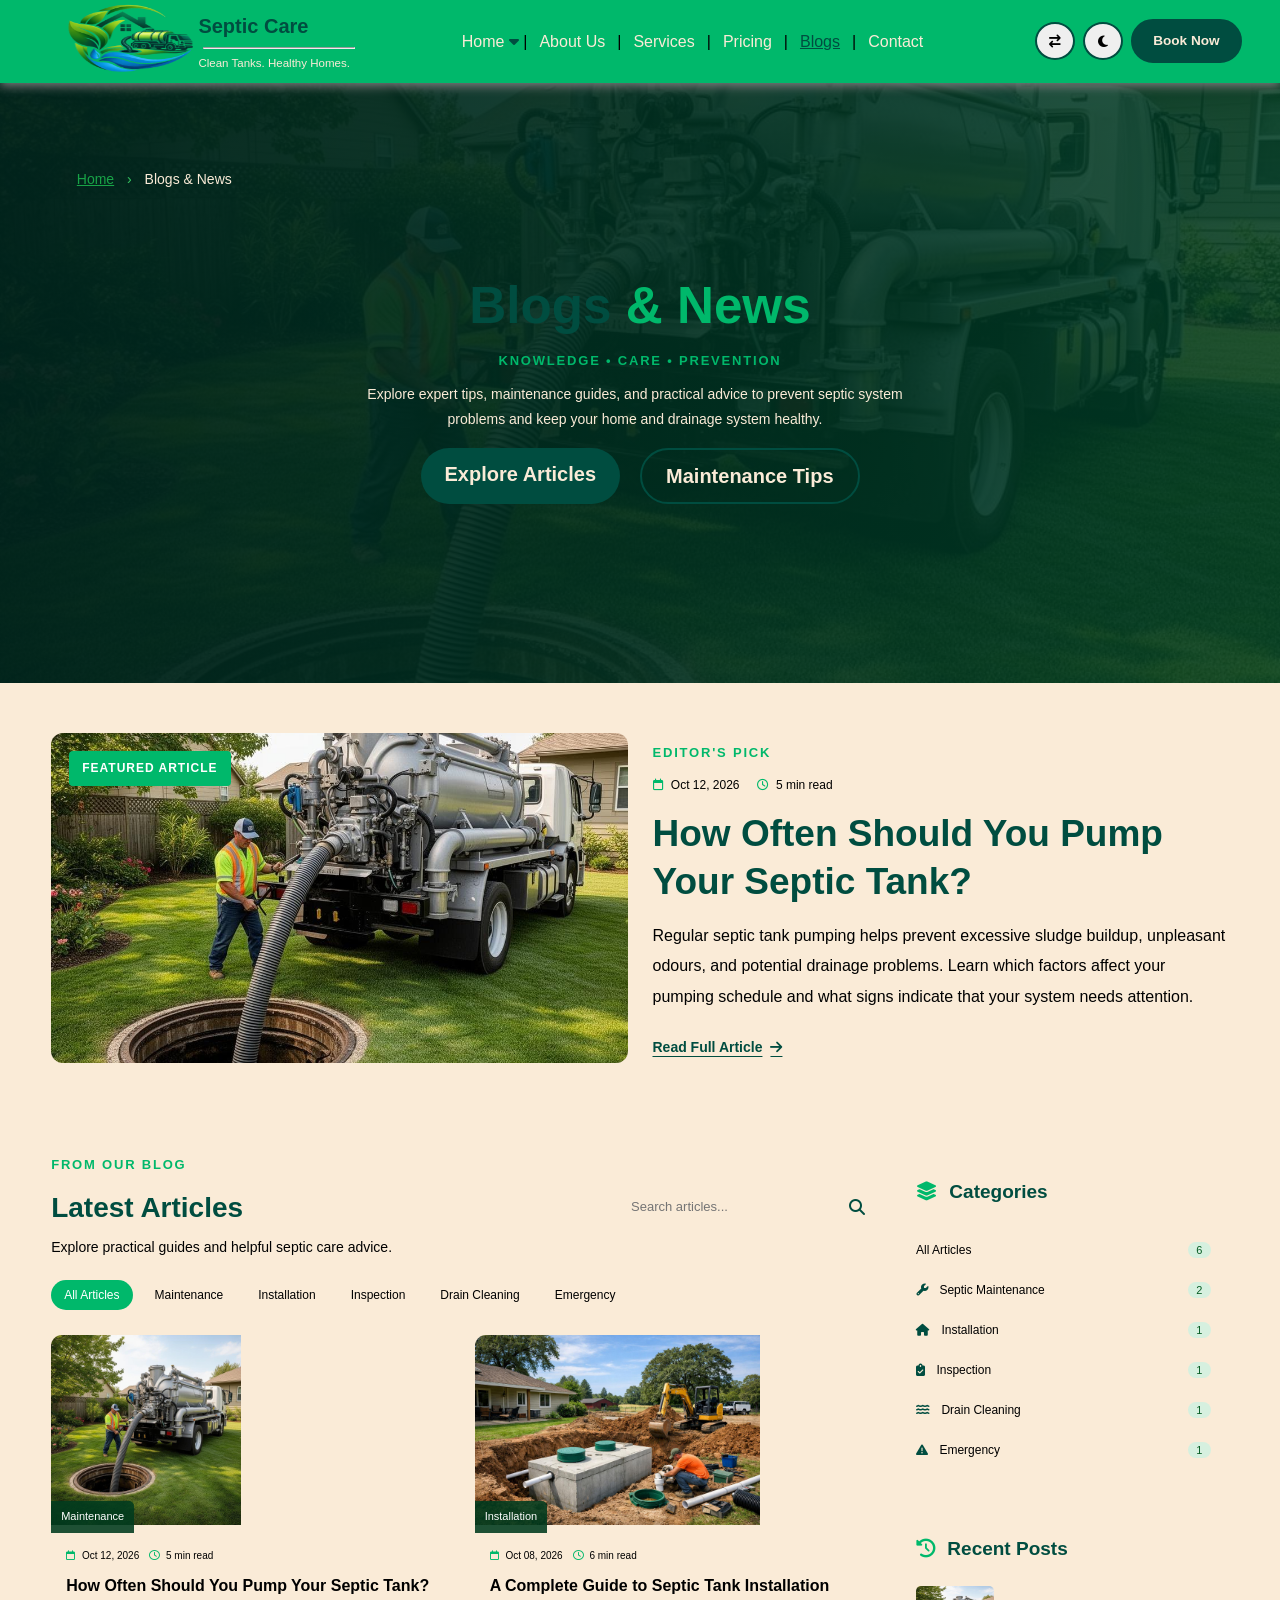
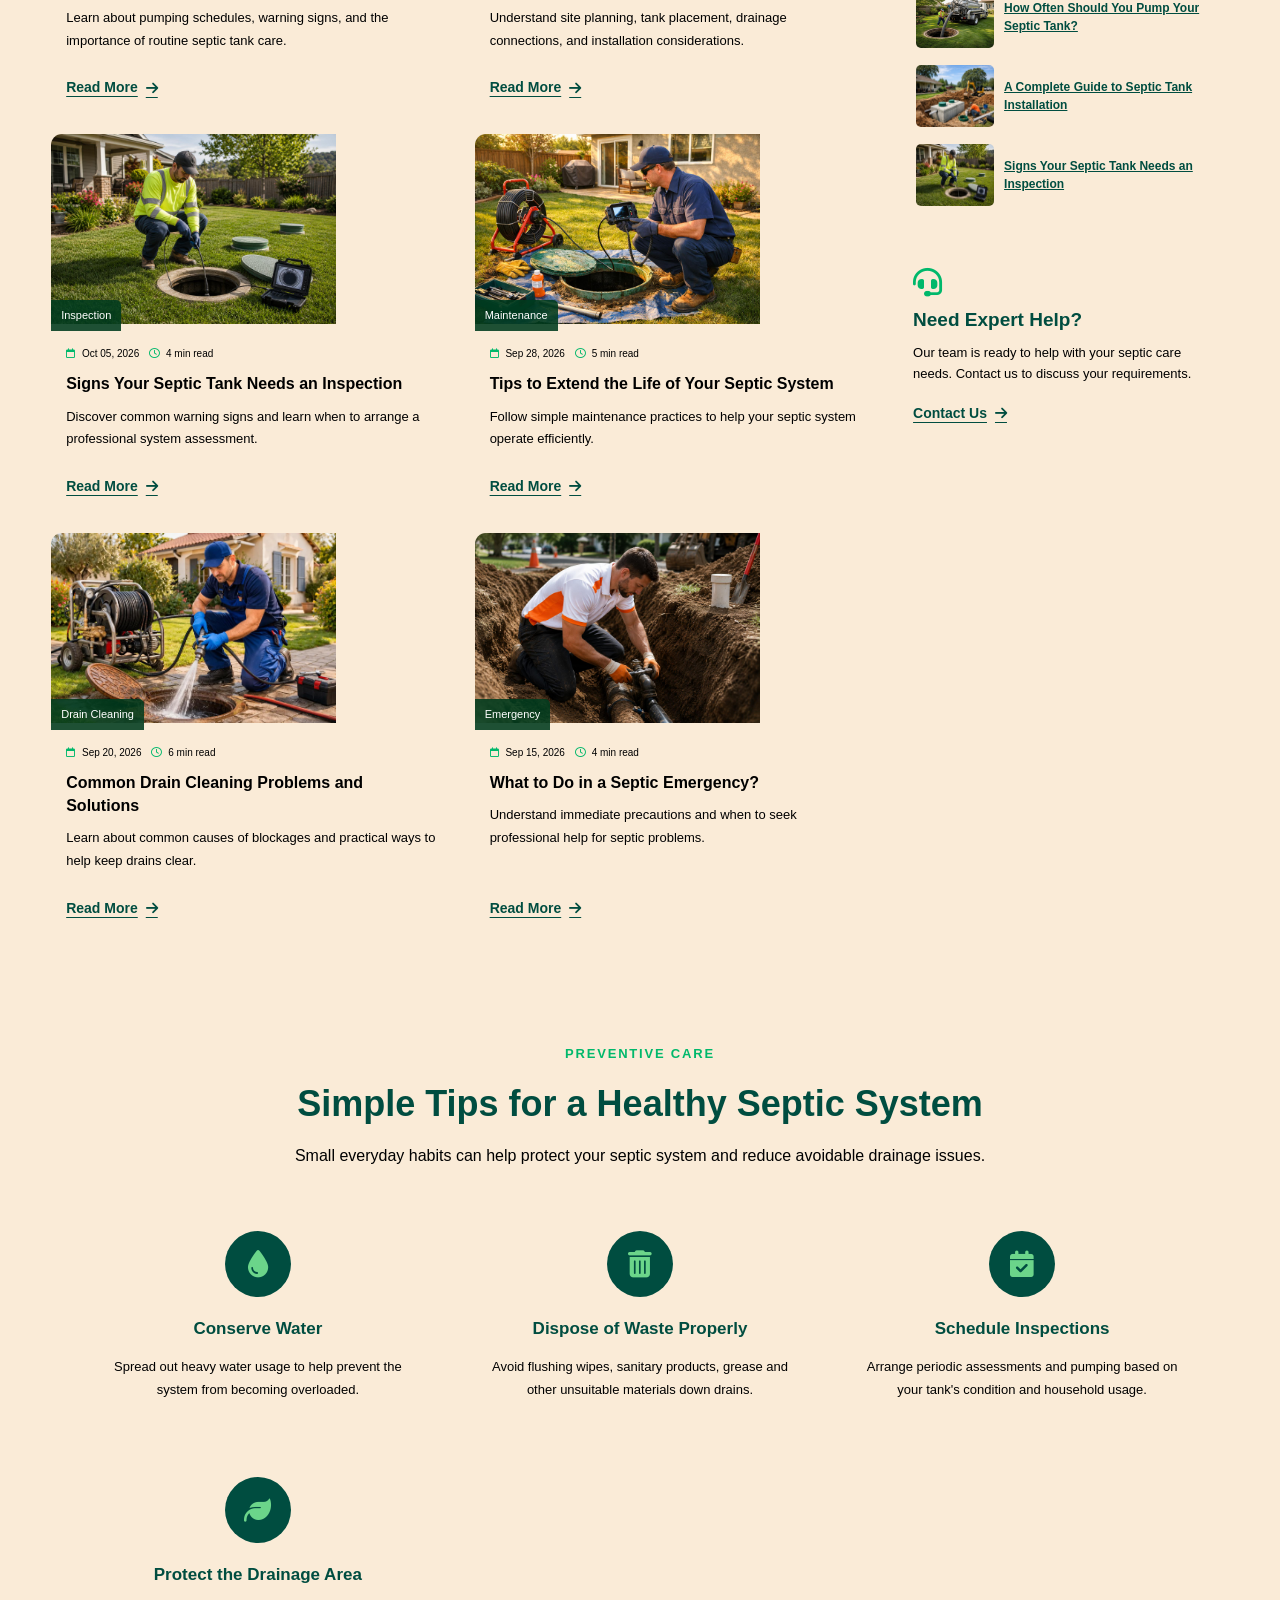
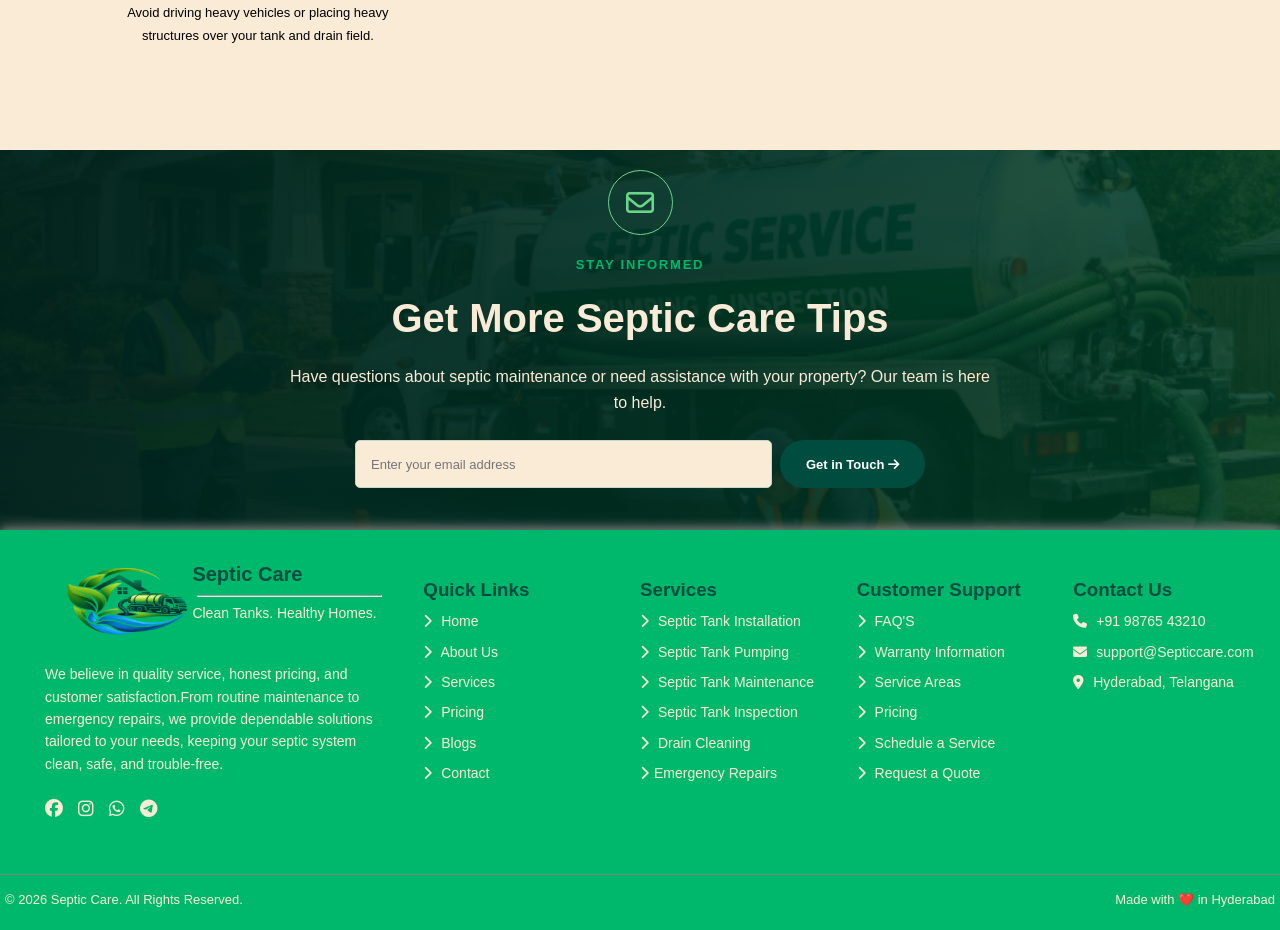
<file: septiccareblogs.html>
<!DOCTYPE html>
<html lang="en">
<head>
    <meta charset="UTF-8">
    <meta name="viewport" content="width=device-width, initial-scale=1.0">
    <title> Blog - Septic Care | Clean Tanks. Healthy Homes.</title>
    <link rel="icon" type="image/png" sizes="64x64" href="images/SEPTICARE LOGO.jpg">
    <link rel="stylesheet" href="septiccareblogs.css">
    <link rel="stylesheet" href="https://cdnjs.cloudflare.com/ajax/libs/font-awesome/6.5.2/css/all.min.css">
</head>
<body>
     <header>
        <nav class="nav-bar">
          <div class="brand">
            <div class="brand-logo">
                <img src="images/main_logo.jpg(1) - Copy.png" alt="septiccare-logo">
            </div>
            <div class="brand-title">
                <H1> Septic Care</H1><hr>
                <p>Clean Tanks. Healthy Homes.</p>
            </div>
          </div>
            <div class="nav-links">
                <li class="dropdown">
                    <a href="index.html" class="home-btn">Home <span class="caret"><i class="fa-solid fa-caret-down"></i></span></a> |
                    <ul class="dropdown-menu">
                        <li><a href="index.html">Home Classic</a></li>
                        <li><a href="septiccarehome.html">Home Standard</a></li>
                    </ul>
                </li>
                <a href="SEPTICCAREABOUT.HTML"> About Us </a>|
                <a href="SEPTICCARESERVICES.HTML"> Services </a>|
                <a href="SEPTICAREPRICING.HTML"> Pricing </a>|
                <a href="septiccareblogs.html"  class="nav-link active"> Blogs </a>|
                <a href="septiccarecontact.html">Contact </a>
            </div>
            <div class="toggles">
                <button class="Rtl-toggle" id="rtl-toggle"><i class="fa-solid fa-arrow-right-arrow-left"></i></button>
                <button class="theme-toggle" id="theme-toggle"><i class="fa-solid fa-moon"></i></button>
                <a class="Login-btn" href="septiccare book.html"> Book Now </a>
                 <button class="menu-toogle" id="menu-toogle">
                    <i class="fa-solid fa-bars"></i>
                </button>
            </div>
        </nav>
    </header>
<section class="blog-hero">
    <p class="breadcrumb">
            <a href="index.html">Home</a>
            <span>›</span> Blogs & News
        </p>
    <div class="hero-content">


        <h1>Blogs <span>& News</span></h1>
        <h2 class="eyebrow">KNOWLEDGE • CARE • PREVENTION</h2>

        <p>
           Explore expert tips, maintenance guides, and practical advice to prevent septic system problems and keep your home and drainage system healthy.
        </p>

       <div class="hero-buttons">
                    <a href="septicare servicedesc.html" class="service-btn"> Explore Articles</a>
                    <a href="septiccare book.html" class="Call-btn"> Maintenance Tips</a>
            </div>
    </div>
</section>


<!-- SECTION 3: FEATURED ARTICLE -->
<section class="featured-section">
    <div class="featured-image">
        <img src="images/pumping image - Copy.jpg"
             alt="Professional septic tank pumping">
        <span class="featured-label">FEATURED ARTICLE</span>
    </div>

    <div class="featured-content">
        <p class="section-tag">EDITOR'S PICK</p>
        <p class="article-meta">
            <span><i class="fa-regular fa-calendar"></i> Oct 12, 2026</span>
            <span><i class="fa-regular fa-clock"></i> 5 min read</span>
        </p>

        <h2>How Often Should You Pump Your Septic Tank?</h2>

        <p>
            Regular septic tank pumping helps prevent excessive sludge
            buildup, unpleasant odours, and potential drainage problems.
            Learn which factors affect your pumping schedule and what
            signs indicate that your system needs attention.
        </p>

        <a href="septiccareblogdetails.html?article=pumping"
           class="read-more">
            Read Full Article <i class="fa-solid fa-arrow-right"></i>
        </a>
    </div>
</section>


<!-- SECTION 4: LATEST ARTICLES AND SIDEBAR -->
<section class="blog-layout" id="latest-articles">

    <main class="articles-main">
        <div class="articles-heading">
            <div>
                <p class="section-tag">FROM OUR BLOG</p>
                <h2>Latest Articles</h2>
                <p>Explore practical guides and helpful septic care advice.</p>
            </div>

            <div class="search-box">
                <input type="search" id="articleSearch"
                       placeholder="Search articles..."
                       aria-label="Search articles">
                <i class="fa-solid fa-magnifying-glass"></i>
            </div>
        </div>

        <div class="category-pills">
            <button class="category-btn active" data-category="all">All Articles</button>
            <button class="category-btn" data-category="maintenance">Maintenance</button>
            <button class="category-btn" data-category="installation">Installation</button>
            <button class="category-btn" data-category="inspection">Inspection</button>
            <button class="category-btn" data-category="drain-cleaning">Drain Cleaning</button>
            <button class="category-btn" data-category="emergency">Emergency</button>
        </div>

        <div class="article-grid" id="articleGrid">

            <!-- ARTICLE 1 -->
            <article class="article-card" data-category="maintenance">
                <a class="article-image"
                   href="septiccareblogdetails.html?article=pumping">
                    <img src="images/pumping image - Copy.jpg"
                         alt="Septic tank pumping">
                    <span>Maintenance</span>
                </a>
                <div class="article-content">
                    <p class="article-meta">
                        <span><i class="fa-regular fa-calendar"></i> Oct 12, 2026</span>
                        <span><i class="fa-regular fa-clock"></i> 5 min read</span>
                    </p>
                    <h3>How Often Should You Pump Your Septic Tank?</h3>
                    <p>
                        Learn about pumping schedules, warning signs,
                        and the importance of routine septic tank care.
                    </p>
                    <a href="septiccareblogdetails.html?article=pumping"
                       class="read-more">
                        Read More <i class="fa-solid fa-arrow-right"></i>
                    </a>
                </div>
            </article>

            <!-- ARTICLE 2 -->
            <article class="article-card" data-category="installation">
                <a class="article-image"
                   href="septiccareblogdetails.html?article=installation">
                    <img src="images/installation image.jpg"
                         alt="Septic tank installation">
                    <span>Installation</span>
                </a>
                <div class="article-content">
                    <p class="article-meta">
                        <span><i class="fa-regular fa-calendar"></i> Oct 08, 2026</span>
                        <span><i class="fa-regular fa-clock"></i> 6 min read</span>
                    </p>
                    <h3>A Complete Guide to Septic Tank Installation</h3>
                    <p>
                        Understand site planning, tank placement,
                        drainage connections, and installation considerations.
                    </p>
                    <a href="septiccareblogdetails.html?article=installation"
                       class="read-more">
                        Read More <i class="fa-solid fa-arrow-right"></i>
                    </a>
                </div>
            </article>

            <!-- ARTICLE 3 -->
            <article class="article-card" data-category="inspection">
                <a class="article-image"
                   href="septiccareblogdetails.html?article=inspection">
                    <img src="images/inspection image.jpg"
                         alt="Septic tank inspection">
                    <span>Inspection</span>
                </a>
                <div class="article-content">
                    <p class="article-meta">
                        <span><i class="fa-regular fa-calendar"></i> Oct 05, 2026</span>
                        <span><i class="fa-regular fa-clock"></i> 4 min read</span>
                    </p>
                    <h3>Signs Your Septic Tank Needs an Inspection</h3>
                    <p>
                        Discover common warning signs and learn when
                        to arrange a professional system assessment.
                    </p>
                    <a href="septiccareblogdetails.html?article=inspection"
                       class="read-more">
                        Read More <i class="fa-solid fa-arrow-right"></i>
                    </a>
                </div>
            </article>

            <!-- ARTICLE 4 -->
            <article class="article-card" data-category="maintenance">
                <a class="article-image"
                   href="septiccareblogdetails.html?article=maintenance">
                    <img src="images/mainteinance image - Copy.jpg"
                         alt="Septic system maintenance">
                    <span>Maintenance</span>
                </a>
                <div class="article-content">
                    <p class="article-meta">
                        <span><i class="fa-regular fa-calendar"></i> Sep 28, 2026</span>
                        <span><i class="fa-regular fa-clock"></i> 5 min read</span>
                    </p>
                    <h3>Tips to Extend the Life of Your Septic System</h3>
                    <p>
                        Follow simple maintenance practices to help
                        your septic system operate efficiently.
                    </p>
                    <a href="septiccareblogdetails.html?article=maintenance"
                       class="read-more">
                        Read More <i class="fa-solid fa-arrow-right"></i>
                    </a>
                </div>
            </article>

            <!-- ARTICLE 5 -->
            <article class="article-card" data-category="drain-cleaning">
                <a class="article-image"
                   href="septiccareblogdetails.html?article=drain-cleaning">
                    <img src="images/cleaning image.jpg"
                         alt="Professional drain cleaning">
                    <span>Drain Cleaning</span>
                </a>
                <div class="article-content">
                    <p class="article-meta">
                        <span><i class="fa-regular fa-calendar"></i> Sep 20, 2026</span>
                        <span><i class="fa-regular fa-clock"></i> 6 min read</span>
                    </p>
                    <h3>Common Drain Cleaning Problems and Solutions</h3>
                    <p>
                        Learn about common causes of blockages and
                        practical ways to help keep drains clear.
                    </p>
                    <a href="septiccareblogdetails.html?article=drain-cleaning"
                       class="read-more">
                        Read More <i class="fa-solid fa-arrow-right"></i>
                    </a>
                </div>
            </article>

            <!-- ARTICLE 6 -->
            <article class="article-card" data-category="emergency">
                <a class="article-image"
                   href="septiccareblogdetails.html?article=emergency">
                    <img src="images/repairing image - Copy.jpg"
                         alt="Septic system emergency repair">
                    <span>Emergency</span>
                </a>
                <div class="article-content">
                    <p class="article-meta">
                        <span><i class="fa-regular fa-calendar"></i> Sep 15, 2026</span>
                        <span><i class="fa-regular fa-clock"></i> 4 min read</span>
                    </p>
                    <h3>What to Do in a Septic Emergency?</h3>
                    <p>
                        Understand immediate precautions and when
                        to seek professional help for septic problems.
                    </p>
                    <a href="septiccareblogdetails.html?article=emergency"
                       class="read-more">
                        Read More <i class="fa-solid fa-arrow-right"></i>
                    </a>
                </div>
            </article>

        </div>

        <p class="no-results" id="noResults">
            No articles found. Try another search or category.
        </p>
    </main>

    <!-- SIDEBAR -->
    <aside class="blog-sidebar">

        <div class="sidebar-box">
            <h3><i class="fa-solid fa-layer-group"></i> Categories</h3>

            <button class="sidebar-category" data-category="all">
                <span>All Articles</span><span class="count">6</span>
            </button>

            <button class="sidebar-category" data-category="maintenance">
                <span><i class="fa-solid fa-wrench"></i> Septic Maintenance</span>
                <span class="count">2</span>
            </button>

            <button class="sidebar-category" data-category="installation">
                <span><i class="fa-solid fa-house"></i> Installation</span>
                <span class="count">1</span>
            </button>

            <button class="sidebar-category" data-category="inspection">
                <span><i class="fa-solid fa-clipboard-check"></i> Inspection</span>
                <span class="count">1</span>
            </button>

            <button class="sidebar-category" data-category="drain-cleaning">
                <span><i class="fa-solid fa-water"></i> Drain Cleaning</span>
                <span class="count">1</span>
            </button>

            <button class="sidebar-category" data-category="emergency">
                <span><i class="fa-solid fa-triangle-exclamation"></i> Emergency</span>
                <span class="count">1</span>
            </button>
        </div>

        <div class="sidebar-box">
            <h3><i class="fa-solid fa-clock-rotate-left"></i> Recent Posts</h3>

            <a href="septiccareblogdetails.html?article=pumping"
               class="recent-post">
                <img src="images/pumping image - Copy.jpg" alt="">
                <span>How Often Should You Pump Your Septic Tank?</span>
            </a>

            <a href="septiccareblogdetails.html?article=installation"
               class="recent-post">
                <img src="images/installation image.jpg" alt="">
                <span>A Complete Guide to Septic Tank Installation</span>
            </a>

            <a href="septiccareblogdetails.html?article=inspection"
               class="recent-post">
                <img src="images/inspection image.jpg" alt="">
                <span>Signs Your Septic Tank Needs an Inspection</span>
            </a>
        </div>

        <div class="sidebar-help">
            <i class="fa-solid fa-headset"></i>
            <h3>Need Expert Help?</h3>
            <p>
                Our team is ready to help with your septic care needs.
                Contact us to discuss your requirements.
            </p>
            <a href="septiccarecontact.html" class="read-more">
                Contact Us <i class="fa-solid fa-arrow-right"></i>
            </a>
        </div>

    </aside>
</section>


<!-- SECTION 5: SEPTIC CARE TIPS -->
<section class="tips-section">
    <div class="section-heading">
        <p class="section-tag">PREVENTIVE CARE</p>
        <h2>Simple Tips for a Healthy Septic System</h2>
        <p>
            Small everyday habits can help protect your septic
            system and reduce avoidable drainage issues.
        </p>
    </div>

    <div class="tips-grid">
        <div class="tip-card">
            <div class="tip-icon"><i class="fa-solid fa-droplet"></i></div>
            <h3>Conserve Water</h3>
            <p>
                Spread out heavy water usage to help prevent
                the system from becoming overloaded.
            </p>
        </div>

        <div class="tip-card">
            <div class="tip-icon"><i class="fa-solid fa-trash-can"></i></div>
            <h3>Dispose of Waste Properly</h3>
            <p>
                Avoid flushing wipes, sanitary products, grease
                and other unsuitable materials down drains.
            </p>
        </div>

        <div class="tip-card">
            <div class="tip-icon"><i class="fa-solid fa-calendar-check"></i></div>
            <h3>Schedule Inspections</h3>
            <p>
                Arrange periodic assessments and pumping based
                on your tank's condition and household usage.
            </p>
        </div>

        <div class="tip-card">
            <div class="tip-icon"><i class="fa-solid fa-leaf"></i></div>
            <h3>Protect the Drainage Area</h3>
            <p>
                Avoid driving heavy vehicles or placing heavy
                structures over your tank and drain field.
            </p>
        </div>
    </div>
</section>


<!-- SECTION 6: NEWSLETTER AND CTA -->
<section class="newsletter-section">
    <div class="newsletter-content">
        <div class="newsletter-icon">
            <i class="fa-regular fa-envelope"></i>
        </div>

        <p class="section-tag">STAY INFORMED</p>
        <h2>Get More Septic Care Tips</h2>
        <p>
            Have questions about septic maintenance or need
            assistance with your property? Our team is here to help.
        </p>

        <form class="newsletter-form" id="newsletterForm">
            <input type="email" id="newsletterEmail"
                   placeholder="Enter your email address"
                   aria-label="Email address" required>
            <button type="submit">
                Get in Touch <i class="fa-solid fa-arrow-right"></i>
            </button>
        </form>

        <p class="form-message" id="formMessage" aria-live="polite"></p>

        <a href="septiccarecontact.html" class="contact-link">
            Or contact our team directly
        </a>
    </div>
</section>


    <footer class="footer-image">
        <div class="footer-bar">
            <div class="footer-box">
                <div class="footer-brand">
                    <div class="footer-logo">
                        <img src="images/main_logo.jpg(1) - Copy.png" alt="septiccare-logo">
                    </div>
                    <div class="footer-title">
                        <h1>Septic Care</h1><hr>
                        <p>Clean Tanks. Healthy Homes.</p><br>
                    </div>
                </div>
                <p class="footer-para">
                    We believe in quality service, honest pricing,
                    and customer satisfaction.From routine maintenance
                    to emergency repairs, we provide dependable
                    solutions tailored to your needs, keeping your
                    septic system clean, safe, and trouble-free.
                </p>
                <div class="social-icons">
                    <a href="#" aria-label="Facebook">
                        <i class="fa-brands fa-facebook"></i>
                    </a>
                    <a href="#" aria-label="Instagram">
                        <i class="fa-brands fa-instagram"></i>
                    </a>
                    <a href="#" aria-label="WhatsApp">
                        <i class="fa-brands fa-whatsapp"></i>
                    </a>
                    <a href="#" aria-label="Telegram">
                        <i class="fa-brands fa-telegram"></i>
                    </a>
                </div>
            </div> 
            <div class="footer-box1">
                <h3>Quick Links</h3>
                <p><i class="fa-solid fa-chevron-right"></i> Home</p>
                <p><i class="fa-solid fa-chevron-right"></i> About Us</p>
                <p><i class="fa-solid fa-chevron-right"></i> Services</p>
                <p><i class="fa-solid fa-chevron-right"></i> Pricing</p>
                <p><i class="fa-solid fa-chevron-right"></i> Blogs</p>
                <p><i class="fa-solid fa-chevron-right"></i> Contact</p>
            </div>
            <div class="footer-box2">
                <h3>Services</h3>
                <p><i class="fa-solid fa-chevron-right"></i> Septic Tank Installation</p>
                <p><i class="fa-solid fa-chevron-right"></i> Septic Tank Pumping</p>
                <p><i class="fa-solid fa-chevron-right"></i> Septic Tank Maintenance</p>
                <p><i class="fa-solid fa-chevron-right"></i> Septic Tank Inspection</p>
                <p><i class="fa-solid fa-chevron-right"></i> Drain Cleaning</p>
                <p><i class="fa-solid fa-chevron-right"></i>Emergency Repairs</p>
            </div>
            <div class="footer-box3">
                <h3>Customer Support</h3>
                <p><i class="fa-solid fa-chevron-right"></i> FAQ'S</p>
                <p><i class="fa-solid fa-chevron-right"></i> Warranty Information</p>
                <p><i class="fa-solid fa-chevron-right"></i> Service Areas</p>
                <p><i class="fa-solid fa-chevron-right"></i> Pricing</p>
                <p><i class="fa-solid fa-chevron-right"></i> Schedule a Service</p>
                <p><i class="fa-solid fa-chevron-right"></i> Request a Quote</p>
            </div>
            <div class="footer-box4">
                <h3>Contact Us</h3>
                <p><i class="fa-solid fa-phone"></i> +91 98765 43210</p>
                <p><i class="fa-solid fa-envelope"></i> support@Septiccare.com</p>
                <p><i class="fa-solid fa-location-dot"></i> Hyderabad, Telangana</p> 
            </div> 
        </div>
        <div class="footer-bottom">

                <p>© 2026 Septic Care. All Rights Reserved.</p>

                <p>Made with ❤️ in Hyderabad</p>

            </div> 
    </footer>
    
    <script>
        const homeBtn = document.querySelector(".home-btn");
   const dropdown = document.querySelector(".dropdown");
   if (homeBtn && dropdown) {
    homeBtn.addEventListener("click", function (event) {
        event.preventDefault();
        event.stopPropagation();
        dropdown.classList.toggle("active");
    });
    document.addEventListener("click", function (event) {
        if (!dropdown.contains(event.target)) {
            dropdown.classList.remove("active");
        }
    });
}

let rtlButton =document.getElementById("rtl-toggle");
         rtlButton.addEventListener("click", function(){
            if(document.documentElement.dir==="ltr"){
                document.documentElement.dir="rtl";
                rtlButton.innerHTML='<i class="fa-solid fa-arrow-right-arrow-left"></i>';
            }
            else{
                document.documentElement.dir="ltr";
                rtlButton.innerHTML='<i class="fa-solid fa-arrow-right-arrow-left"></i>';

            }
        })

 let themebutton= document.getElementById("theme-toggle");
         themebutton.addEventListener("click", function(event){
            event.preventDefault();
        document.body.classList.toggle("dark");
        if(document.body.classList.contains("dark")){
            themebutton.innerHTML = '<i class="fa-solid fa-sun"></i>';
        }
        else{
            themebutton.innerHTML = '<i class="fa-solid fa-moon"></i>';
        }
      }) 
    </script>
</body>
</html>
</file>
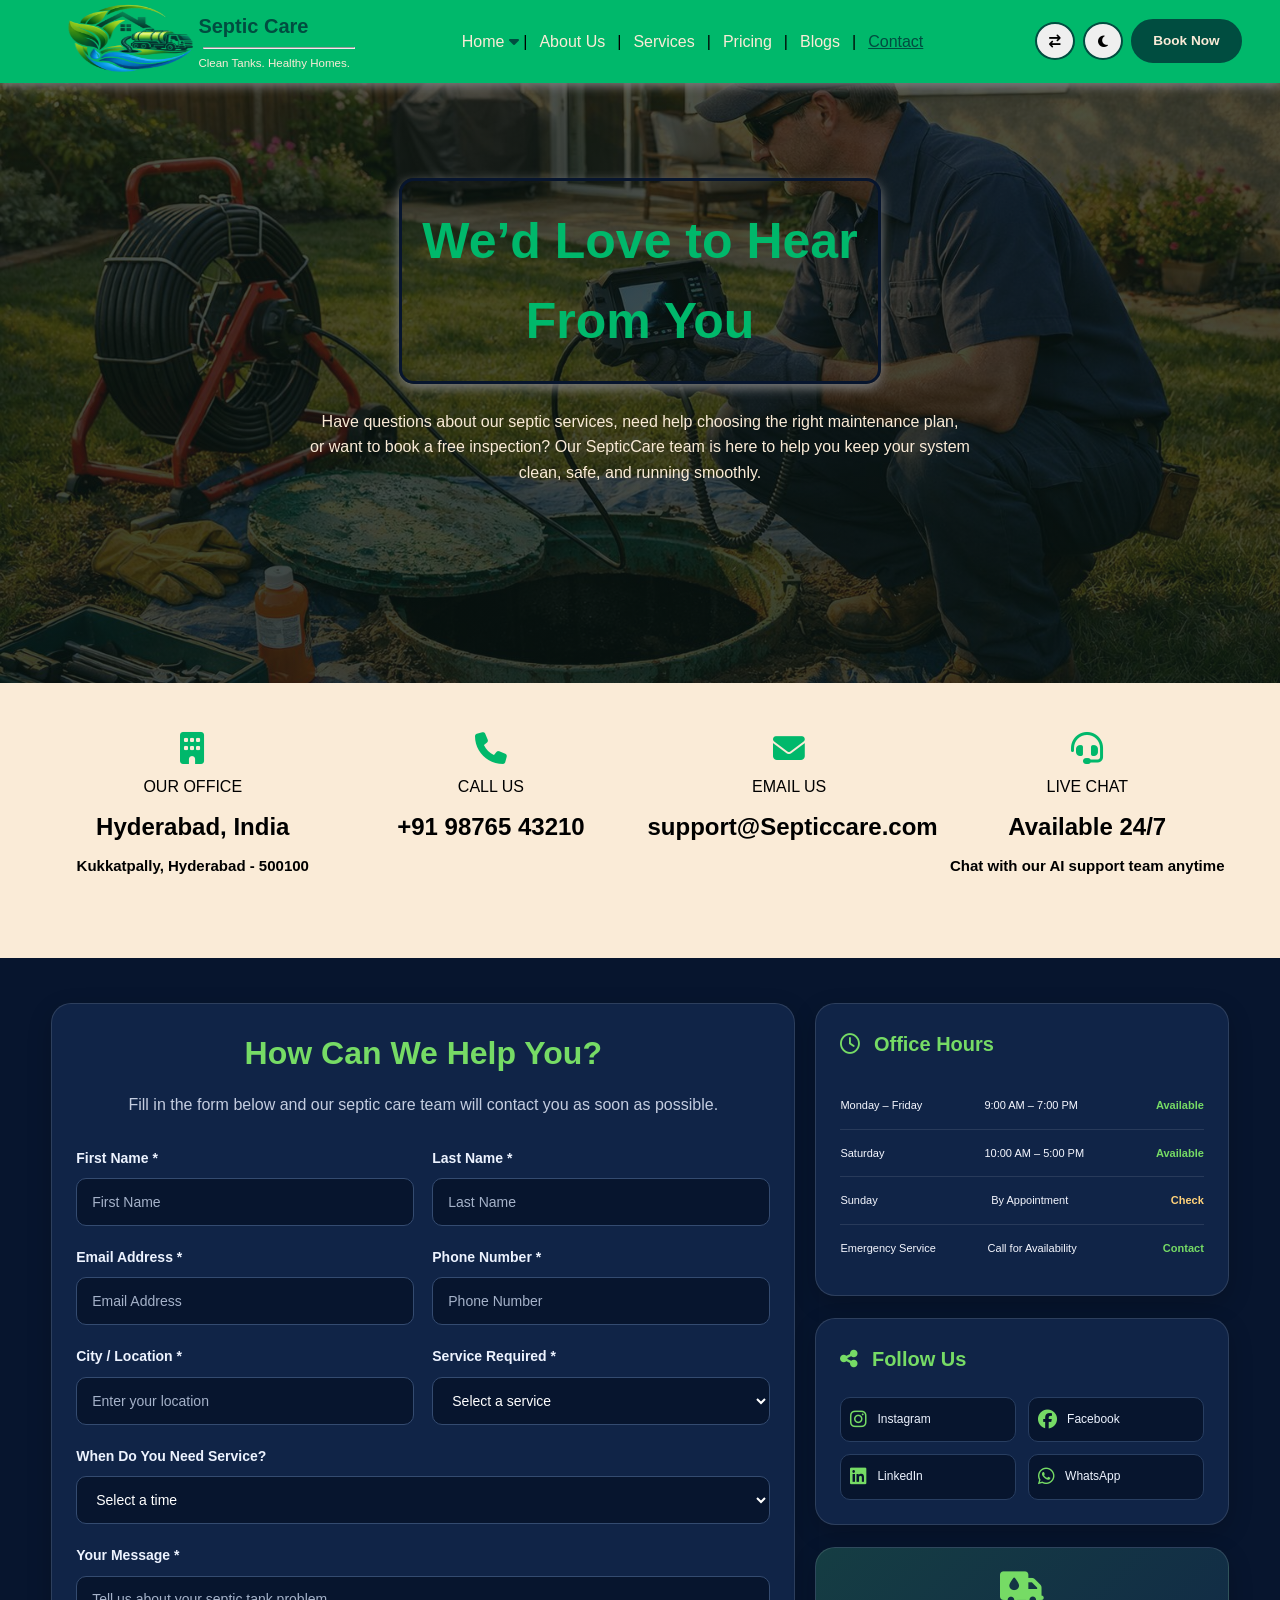
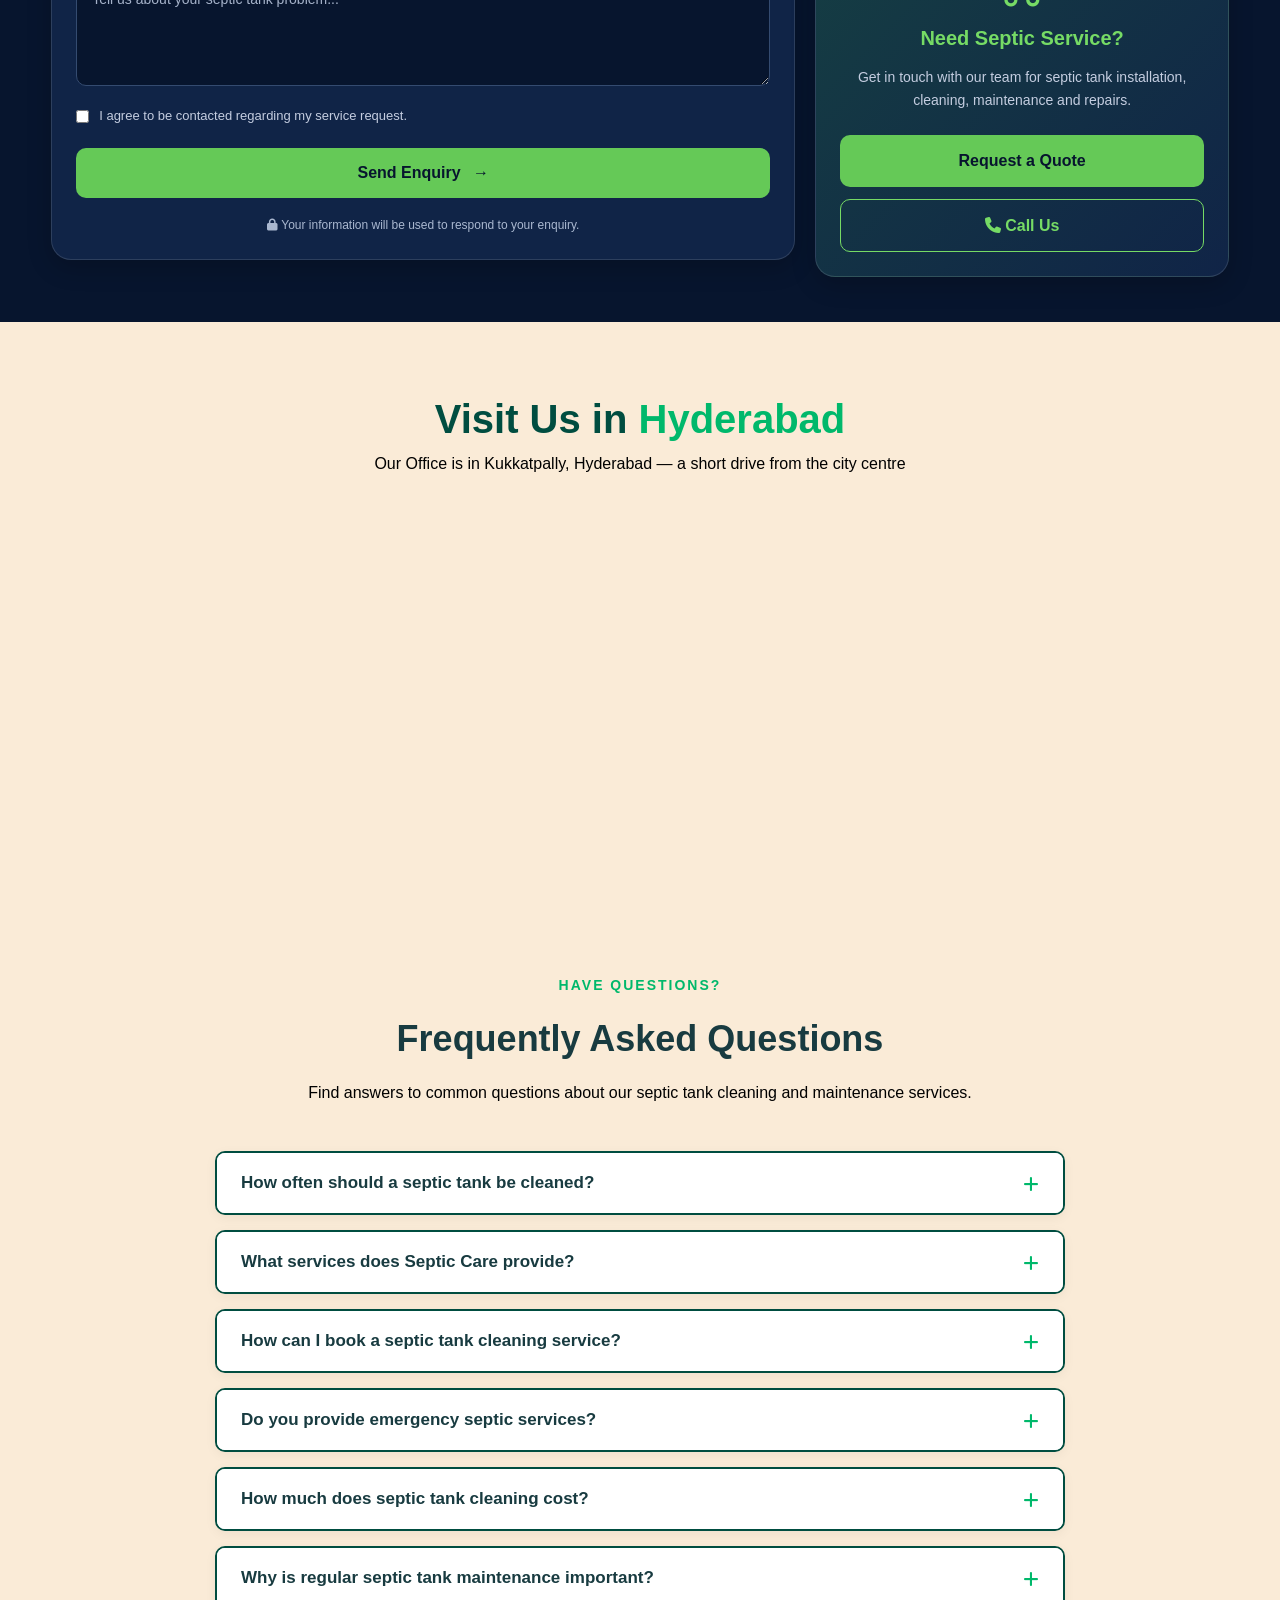
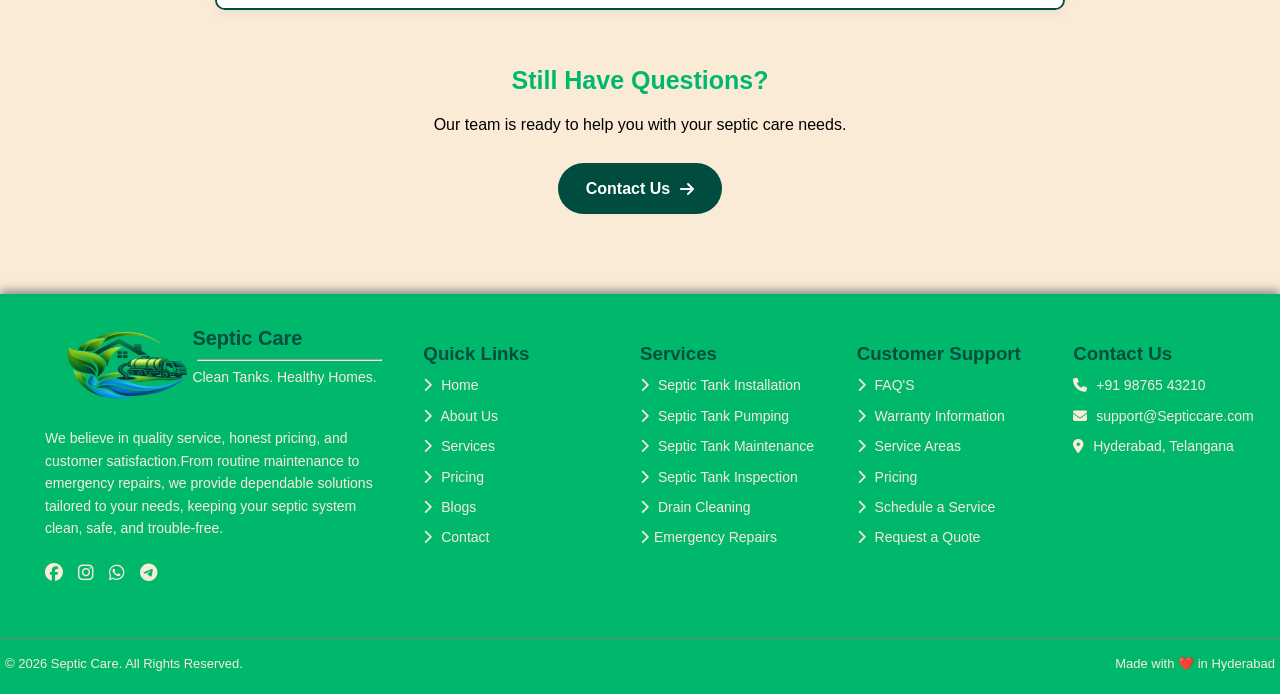
<file: septiccarecontact.html>
<!DOCTYPE html>
<html lang="en">
<head>
    <meta charset="UTF-8">
    <meta name="viewport" content="width=device-width, initial-scale=1.0">
    <title> Contact - Septic Care | Clean Tanks. Healthy Homes.</title>
    <link rel="icon" type="image/png" sizes="64x64" href="images/SEPTICARE LOGO.jpg">
    <link rel="stylesheet" href="septiccarecontact.css">
    <link rel="stylesheet" href="https://cdnjs.cloudflare.com/ajax/libs/font-awesome/6.5.2/css/all.min.css">
</head>
<body>
     <header>
        <nav class="nav-bar">
          <div class="brand">
            <div class="brand-logo">
                <img src="images/main_logo.jpg(1) - Copy.png" alt="septiccare-logo">
            </div>
            <div class="brand-title">
                <H1> Septic Care</H1><hr>
                <p>Clean Tanks. Healthy Homes.</p>
            </div>
          </div>
            <div class="nav-links">
                <li class="dropdown">
                    <a href="index.html" class="home-btn">Home <span class="caret"><i class="fa-solid fa-caret-down"></i></span></a> |
                    <ul class="dropdown-menu">
                        <li><a href="index.html">Home Classic</a></li>
                        <li><a href="septiccarehome.html">Home Standard</a></li>
                    </ul>
                </li>
                <a href="SEPTICCAREABOUT.HTML"> About Us </a>|
                <a href="SEPTICCARESERVICES.HTML"> Services </a>|
                <a href="SEPTICAREPRICING.HTML"> Pricing </a>|
                <a href="septiccareblogs.html"> Blogs </a>|
                <a href="septiccarecontact.html"  class="nav-link active">Contact </a>
            </div>
            <div class="toggles">
                <button class="Rtl-toggle" id="rtl-toggle"><i class="fa-solid fa-arrow-right-arrow-left"></i></button>
                <button class="theme-toggle" id="theme-toggle"><i class="fa-solid fa-moon"></i></button>
                <a class="Login-btn" href="septiccare book.html"> Book Now </a>
                 <button class="menu-toogle" id="menu-toogle">
                    <i class="fa-solid fa-bars"></i>
                </button>
            </div>
        </nav>
    </header>
    <section>
        <div class="bg-image">
            <div class="content">
                <h1>We’d Love to Hear <br> From You</h1>
                <p>Have questions about our septic services, need help choosing the right maintenance plan,<br>
                    or want to book a free inspection? Our SepticCare team is here to help you keep your system<br>
                    clean, safe, and running smoothly.</p>
            </div>
        </div>
        <div class="Contact-container">
            <div class="Contact-card">
                <i class="fa-solid fa-building"></i>
                <p> OUR OFFICE </p>
                <h2> Hyderabad, India</h2>
                <h3> Kukkatpally, Hyderabad - 500100</h3>
            </div>
            <div class="Contact-card">
                <i class="fa-solid fa-phone"></i>
                <p> CALL US </p>
                <h2>+91 98765 43210 </h2>
            </div>
            <div class="Contact-card">
                <i class="fa-solid fa-envelope"></i>
                <p> EMAIL US </p>
                <h2> support@Septiccare.com</h2>
                
            </div>
            <div class="Contact-card">
                <i class="fa-solid fa-headset"></i>
                <p> LIVE CHAT </p>
                <h2> Available 24/7</h2>
                <h3> Chat with our AI support team anytime</h3>
            </div>
        </div>
    </section>
    
<!-- Contact Section -->
<section class="contact-section">
    <div class="contact-container">

        <!-- Contact Form -->
        <div class="contact-form-box">
            <h2>How Can We Help You?</h2>

            <p class="contact-intro">
                Fill in the form below and our septic care team
                will contact you as soon as possible.
            </p>

            <form class="contact-form" id="contactForm">

                <div class="form-row">
                    <div class="form-group">
                        <label for="firstName">First Name *</label>
                        <input type="text" id="firstName"
                            placeholder="First Name" required>
                    </div>

                    <div class="form-group">
                        <label for="lastName">Last Name *</label>
                        <input type="text" id="lastName"
                            placeholder="Last Name" required>
                    </div>
                </div>

                <div class="form-row">
                    <div class="form-group">
                        <label for="email">Email Address *</label>
                        <input type="email" id="email"
                            placeholder="Email Address" required>
                    </div>

                    <div class="form-group">
                        <label for="phone">Phone Number *</label>
                        <input type="tel" id="phone"
                            placeholder="Phone Number"
                            pattern="[0-9+\s()-]{10,20}" required>
                    </div>
                </div>

                <div class="form-row">
                    <div class="form-group">
                        <label for="city">City / Location *</label>
                        <input type="text" id="city"
                            placeholder="Enter your location" required>
                    </div>

                    <div class="form-group">
                        <label for="service">Service Required *</label>
                        <select id="service" required>
                            <option value="">Select a service</option>
                            <option>Septic Tank Installation</option>
                            <option>Septic Tank Pumping</option>
                            <option>Septic Tank Maintenance</option>
                            <option>Septic Tank Inspection</option>
                            <option>Drain Cleaning</option>
                            <option>Emergency Repairs</option>
                            <option>Waste Removal</option>
                            <option>Grease Trap Cleaning</option>
                            <option>Other Services</option>
                        </select>
                    </div>
                </div>

                <div class="form-group">
                    <label for="urgency">When Do You Need Service?</label>
                    <select id="urgency">
                        <option value="">Select a time</option>
                        <option>As Soon As Possible</option>
                        <option>Within 24 Hours</option>
                        <option>Within This Week</option>
                        <option>Schedule for Later</option>
                    </select>
                </div>

                <div class="form-group">
                    <label for="message">Your Message *</label>
                    <textarea id="message" rows="5"
                        placeholder="Tell us about your septic tank problem..."
                        required></textarea>
                </div>

                <label class="consent">
                    <input type="checkbox" required>
                    I agree to be contacted regarding my service request.
                </label>

                <button type="submit" class="contact-submit">
                    Send Enquiry <span>→</span>
                </button>

                <p class="form-status" id="formStatus"
                    role="status" aria-live="polite"></p>

                <p class="privacy-note">
                    <i class="fa-solid fa-lock"></i>
                    Your information will be used to respond to your enquiry.
                </p>

            </form>
        </div>

        <!-- Right Sidebar -->
        <aside class="contact-sidebar">

            <!-- Office Hours -->
            <div class="contact-card">
                <h3>
                    <i class="fa-regular fa-clock"></i>
                    Office Hours
                </h3>

                <div class="hours-row">
                    <span>Monday – Friday</span>
                    <span>9:00 AM – 7:00 PM</span>
                    <span class="status-open">Available</span>
                </div>

                <div class="hours-row">
                    <span>Saturday</span>
                    <span>10:00 AM – 5:00 PM</span>
                    <span class="status-open">Available</span>
                </div>

                <div class="hours-row">
                    <span>Sunday</span>
                    <span>By Appointment</span>
                    <span class="status-closed">Check</span>
                </div>

                <div class="hours-row">
                    <span>Emergency Service</span>
                    <span>Call for Availability</span>
                    <span class="status-open">Contact</span>
                </div>
            </div>

            <!-- Follow Us -->
            <div class="contact-card">
                <h3>
                    <i class="fa-solid fa-share-nodes"></i>
                    Follow Us
                </h3>

                <div class="social-grid">
                    <a href="#" class="social-link">
                        <i class="fa-brands fa-instagram"></i>
                        Instagram
                    </a>

                    <a href="#" class="social-link">
                        <i class="fa-brands fa-facebook"></i>
                        Facebook
                    </a>

                    <a href="#" class="social-link">
                        <i class="fa-brands fa-linkedin"></i>
                        LinkedIn
                    </a>

                    <a href="#" class="social-link">
                        <i class="fa-brands fa-whatsapp"></i>
                        WhatsApp
                    </a>
                </div>
            </div>

            <!-- Request a Quote -->
            <div class="contact-card quote-card">
                <i class="fa-solid fa-truck-droplet quote-icon"></i>
                <h3>Need Septic Service?</h3>

                <p>
                    Get in touch with our team for septic tank
                    installation, cleaning, maintenance and repairs.
                </p>

                <a href="septiccare book.html" class="quote-button">
                    Request a Quote
                </a>

                <a href="tel:+919876543210" class="call-button">
                    <i class="fa-solid fa-phone"></i> Call Us
                </a>
            </div>

        </aside>
    </div>
</section>
<section>
    <div class="location">
        <h1>Visit Us in<span> Hyderabad</span></h1>
        <P> Our Office is in Kukkatpally, Hyderabad — a short drive from the city centre</P>
    </div>
    <div class="location-container">
        <iframe src="https://www.google.com/maps/embed?pb=!1m18!1m12!1m3!1d60886.1377244683!2d78.36359281047314!3d17.48919220409826!2m3!1f0!2f0!3f0!3m2!1i1024!2i768!4f13.1!3m3!1m2!1s0x3bcb91ec0162f43d%3A0x3288c6fe4358cf48!2sKukatpally%2C%20Hyderabad%2C%20Telangana!5e0!3m2!1sen!2sin!4v1792154403759!5m2!1sen!2sin" width="600" height="450" style="border:0;" allowfullscreen="" loading="lazy" referrerpolicy="strict-origin-when-cross-origin">

        </iframe>
    </div>    

</section>
<section class="faq-section">

    <div class="faq-heading">
        <span>HAVE QUESTIONS?</span>
        <h2>Frequently Asked Questions</h2>
        <p>
            Find answers to common questions about our
            septic tank cleaning and maintenance services.
        </p>
    </div>

    <div class="faq-container">

        <div class="faq-item">
            <button class="faq-question">
                How often should a septic tank be cleaned?
                <i class="fa-solid fa-plus"></i>
            </button>
            <div class="faq-answer">
                <p>
                    Generally, septic tanks should be inspected every
                    1–3 years and pumped when necessary, depending on
                    tank size, household usage and sludge levels.
                </p>
            </div>
        </div>

        <div class="faq-item">
            <button class="faq-question">
                What services does Septic Care provide?
                <i class="fa-solid fa-plus"></i>
            </button>
            <div class="faq-answer">
                <p>
                    We provide septic tank cleaning, pumping,
                    maintenance, inspection, waste removal and
                    emergency septic services.
                </p>
            </div>
        </div>

        <div class="faq-item">
            <button class="faq-question">
                How can I book a septic tank cleaning service?
                <i class="fa-solid fa-plus"></i>
            </button>
            <div class="faq-answer">
                <p>
                    You can contact us through our website contact
                    form or call our customer support team to
                    schedule an appointment.
                </p>
            </div>
        </div>

        <div class="faq-item">
            <button class="faq-question">
                Do you provide emergency septic services?
                <i class="fa-solid fa-plus"></i>
            </button>
            <div class="faq-answer">
                <p>
                    Yes, you can contact our team for urgent septic
                    tank problems, blockages and overflow issues.
                    Service availability depends on your location.
                </p>
            </div>
        </div>

        <div class="faq-item">
            <button class="faq-question">
                How much does septic tank cleaning cost?
                <i class="fa-solid fa-plus"></i>
            </button>
            <div class="faq-answer">
                <p>
                    The cost depends on tank size, cleaning
                    requirements, location and service type.
                    Contact us for a service estimate.
                </p>
            </div>
        </div>

        <div class="faq-item">
            <button class="faq-question">
                Why is regular septic tank maintenance important?
                <i class="fa-solid fa-plus"></i>
            </button>
            <div class="faq-answer">
                <p>
                    Regular maintenance helps prevent blockages,
                    unpleasant odours, sewage backups and costly
                    repairs while keeping your septic system healthy.
                </p>
            </div>
        </div>

    </div>

    <div class="faq-contact">
        <h3>Still Have Questions?</h3>
        <p>Our team is ready to help you with your septic care needs.</p>
        <a href="SEPTICCARECONTACT.HTML#contact-form">
            Contact Us <i class="fa-solid fa-arrow-right"></i>
        </a>
    </div>

</section>
    <footer class="footer-image">
        <div class="footer-bar">
            <div class="footer-box">
                <div class="footer-brand">
                    <div class="footer-logo">
                        <img src="images/main_logo.jpg(1) - Copy.png" alt="septiccare-logo">
                    </div>
                    <div class="footer-title">
                        <h1>Septic Care</h1><hr>
                        <p>Clean Tanks. Healthy Homes.</p><br>
                    </div>
                </div>
                <p class="footer-para">
                    We believe in quality service, honest pricing,
                    and customer satisfaction.From routine maintenance
                    to emergency repairs, we provide dependable
                    solutions tailored to your needs, keeping your
                    septic system clean, safe, and trouble-free.
                </p>
                <div class="social-icons">
                    <a href="#" aria-label="Facebook">
                        <i class="fa-brands fa-facebook"></i>
                    </a>
                    <a href="#" aria-label="Instagram">
                        <i class="fa-brands fa-instagram"></i>
                    </a>
                    <a href="#" aria-label="WhatsApp">
                        <i class="fa-brands fa-whatsapp"></i>
                    </a>
                    <a href="#" aria-label="Telegram">
                        <i class="fa-brands fa-telegram"></i>
                    </a>
                </div>
            </div> 
            <div class="footer-box1">
                <h3>Quick Links</h3>
                <p><i class="fa-solid fa-chevron-right"></i> Home</p>
                <p><i class="fa-solid fa-chevron-right"></i> About Us</p>
                <p><i class="fa-solid fa-chevron-right"></i> Services</p>
                <p><i class="fa-solid fa-chevron-right"></i> Pricing</p>
                <p><i class="fa-solid fa-chevron-right"></i> Blogs</p>
                <p><i class="fa-solid fa-chevron-right"></i> Contact</p>
            </div>
            <div class="footer-box2">
                <h3>Services</h3>
                <p><i class="fa-solid fa-chevron-right"></i> Septic Tank Installation</p>
                <p><i class="fa-solid fa-chevron-right"></i> Septic Tank Pumping</p>
                <p><i class="fa-solid fa-chevron-right"></i> Septic Tank Maintenance</p>
                <p><i class="fa-solid fa-chevron-right"></i> Septic Tank Inspection</p>
                <p><i class="fa-solid fa-chevron-right"></i> Drain Cleaning</p>
                <p><i class="fa-solid fa-chevron-right"></i>Emergency Repairs</p>
            </div>
            <div class="footer-box3">
                <h3>Customer Support</h3>
                <p><i class="fa-solid fa-chevron-right"></i> FAQ'S</p>
                <p><i class="fa-solid fa-chevron-right"></i> Warranty Information</p>
                <p><i class="fa-solid fa-chevron-right"></i> Service Areas</p>
                <p><i class="fa-solid fa-chevron-right"></i> Pricing</p>
                <p><i class="fa-solid fa-chevron-right"></i> Schedule a Service</p>
                <p><i class="fa-solid fa-chevron-right"></i> Request a Quote</p>
            </div>
            <div class="footer-box4">
                <h3>Contact Us</h3>
                <p><i class="fa-solid fa-phone"></i> +91 98765 43210</p>
                <p><i class="fa-solid fa-envelope"></i> support@Septiccare.com</p>
                <p><i class="fa-solid fa-location-dot"></i> Hyderabad, Telangana</p> 
            </div> 
        </div>
        <div class="footer-bottom">

                <p>© 2026 Septic Care. All Rights Reserved.</p>

                <p>Made with ❤️ in Hyderabad</p>

            </div> 
    </footer>
    
    <script>
        const homeBtn = document.querySelector(".home-btn");
   const dropdown = document.querySelector(".dropdown");
   if (homeBtn && dropdown) {
    homeBtn.addEventListener("click", function (event) {
        event.preventDefault();
        event.stopPropagation();
        dropdown.classList.toggle("active");
    });
    document.addEventListener("click", function (event) {
        if (!dropdown.contains(event.target)) {
            dropdown.classList.remove("active");
        }
    });
}

let rtlButton =document.getElementById("rtl-toggle");
         rtlButton.addEventListener("click", function(){
            if(document.documentElement.dir==="ltr"){
                document.documentElement.dir="rtl";
                rtlButton.innerHTML='<i class="fa-solid fa-arrow-right-arrow-left"></i>';
            }
            else{
                document.documentElement.dir="ltr";
                rtlButton.innerHTML='<i class="fa-solid fa-arrow-right-arrow-left"></i>';

            }
        })

 let themebutton= document.getElementById("theme-toggle");
         themebutton.addEventListener("click", function(event){
            event.preventDefault();
        document.body.classList.toggle("dark");
        if(document.body.classList.contains("dark")){
            themebutton.innerHTML = '<i class="fa-solid fa-sun"></i>';
        }
        else{
            themebutton.innerHTML = '<i class="fa-solid fa-moon"></i>';
        }
      }) 
      
const faqItems = document.querySelectorAll(".faq-item");

faqItems.forEach((item) => {

    const question = item.querySelector(".faq-question");

    question.addEventListener("click", () => {

        faqItems.forEach((otherItem) => {
            if (otherItem !== item) {
                otherItem.classList.remove("active");
            }
        });

        item.classList.toggle("active");

    });

});

    </script>
</body>
</html>
</file>
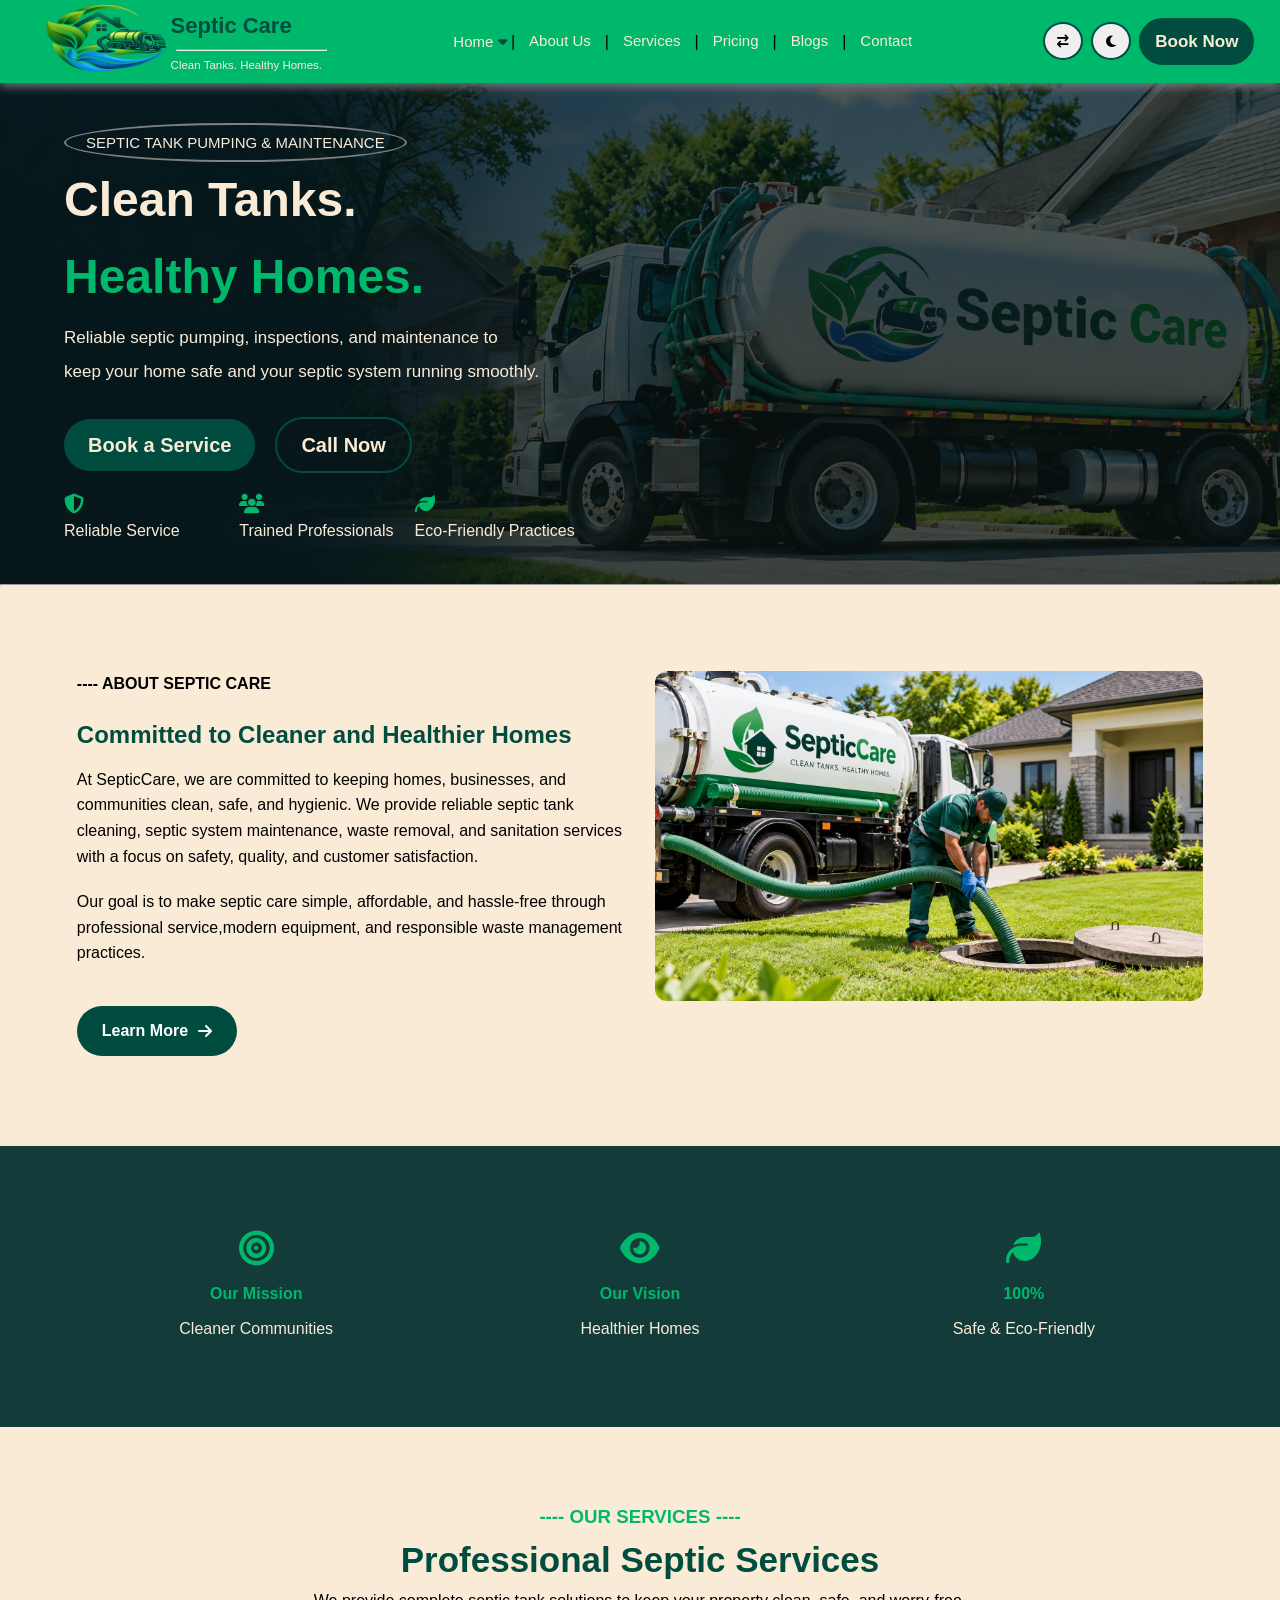
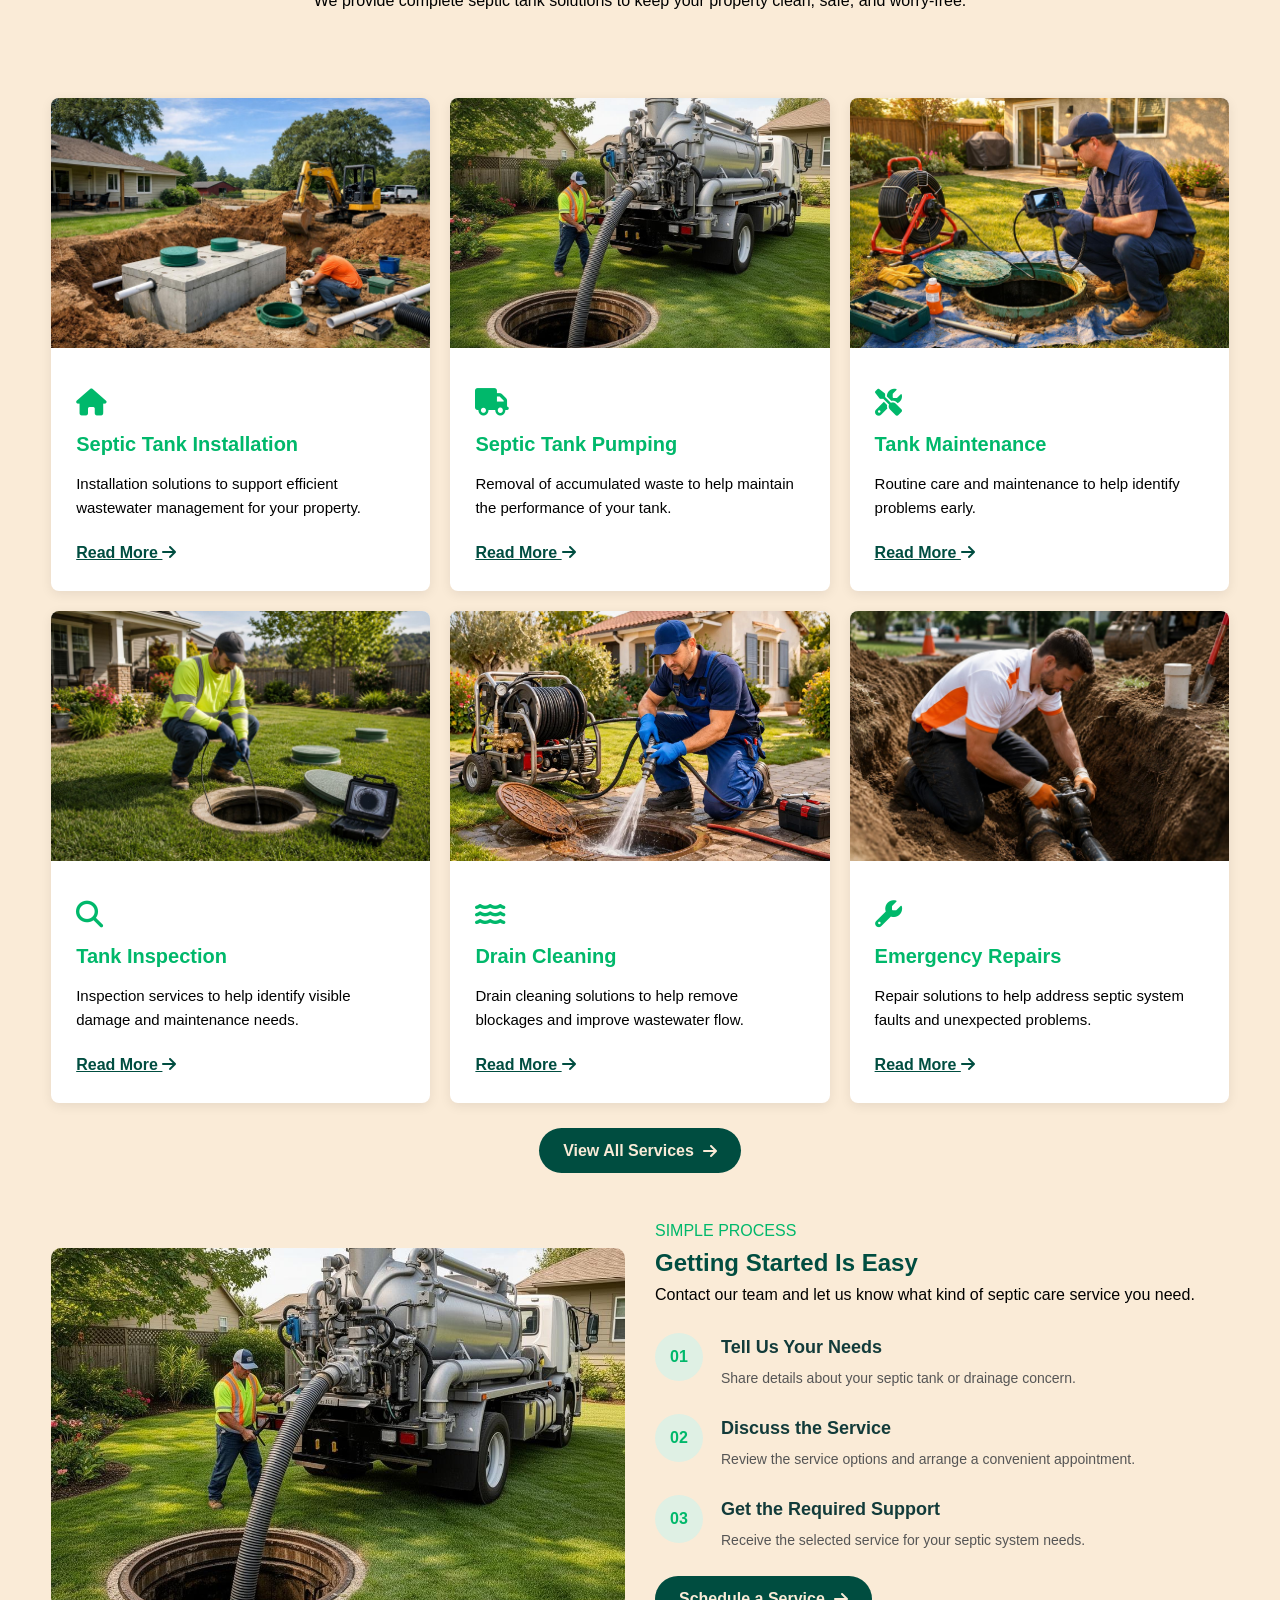
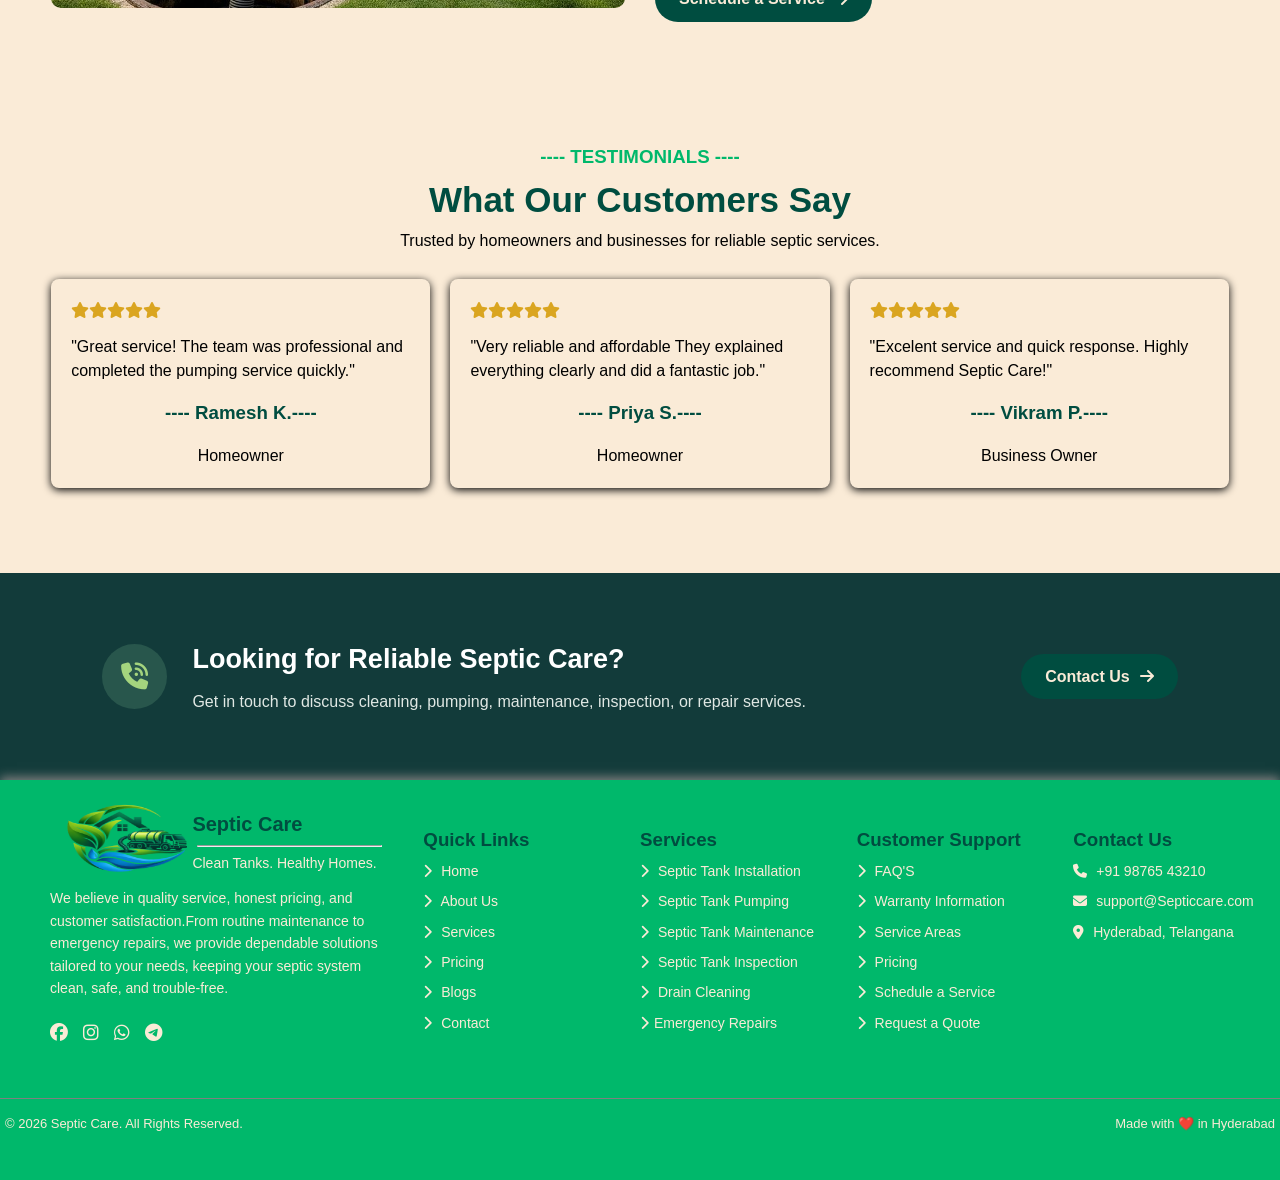
<file: septiccarehome.html>
<!DOCTYPE html>
<html lang="en">
<head>
    <meta charset="UTF-8">
    <meta name="viewport" content="width=device-width, initial-scale=1.0">
    <title> Septic Care | Clean Tanks. Healthy Homes.</title>
    <link rel="icon" type="image/png" sizes="64x64"href="images/SEPTICARE LOGO.jpg">
    <link rel="stylesheet" href="septiccarehome.css">
    <link rel="stylesheet" href="https://cdnjs.cloudflare.com/ajax/libs/font-awesome/6.5.2/css/all.min.css">
</head>
<body>
     <header>
        <nav class="nav-bar">
          <div class="brand">
            <div class="brand-logo">
                <img src="images/main_logo.jpg(1) - Copy.png" alt="septiccare-logo">
            </div>
            <div class="brand-title">
                <H1> Septic Care</H1><hr>
                <p>Clean Tanks. Healthy Homes.</p>
            </div>
          </div>
            <div class="nav-links">
                <li class="dropdown">
                    <a href="index.html" class="home-btn"  class="nav-link active">Home <span class="caret"><i class="fa-solid fa-caret-down"></i></span></a> |
                    <ul class="dropdown-menu">
                        <li><a href="index.html">Home Classic</a></li>
                        <li><a href="septiccarehome.html"  class="nav-link active">Home Standard</a></li>
                    </ul>
                </li>
                <a href="SEPTICCAREABOUT.HTML"> About Us </a>|
                <a href="SEPTICCARESERVICES.HTML"> Services </a>|
                <a href="SEPTICAREPRICING.HTML"> Pricing </a>|
                <a href="septiccareblogs.html"> Blogs </a>|
                <a href="septiccarecontact.html">Contact </a>
            </div>
            <div class="toggles">
                <button class="Rtl-toggle" id="rtl-toggle"><i class="fa-solid fa-arrow-right-arrow-left"></i></button>
                <button class="theme-toggle" id="theme-toggle"><i class="fa-solid fa-moon"></i></button>
                <a class="Login-btn" href="septiccare book.html"> Book Now </a>
                 <button class="menu-toogle" id="menu-toogle">
                    <i class="fa-solid fa-bars"></i>
                </button>
            </div>
        </nav>
    </header>
    <section class="top-page" id="Home">
        <main class="hero">
            <div class="hero-content">
                <p class="small-heading">
                    SEPTIC TANK PUMPING &amp; MAINTENANCE 
                </p>
                <H1 class="big-heading">
                    Clean Tanks.<br>
                    <span>Healthy Homes.</span>
                </H1>
                <p class="hero-info">
                    Reliable septic pumping, inspections, and maintenance 
                    to <br> keep your home safe and your septic system running
                    smoothly.
                </p>
                <div class="hero-buttons">
                    <a href="septiccare book.html" class="service-btn">Book a Service</a>
                    <a href="septiccarecontact.html" class="Call-btn">Call Now</a>
                </div>
                <div class="home-icons-container">
                    <div class="home-icons">
                        <i class="fa-solid fa-shield-halved"></i>
                        <p> Reliable Service</p>
                    </div> 
                    <div class="home-icons">
                        <i class="fa-solid fa-users"></i> 
                        <p>Trained Professionals</p>
                    </div> 
                    <div class="home-icons">
                        <i class="fa-solid fa-leaf"></i> 
                        <p>Eco-Friendly Practices</p>
                    </div> 
                </div>    
            </div>
        </main><hr>
    </section>
    <section>
        <div class="about-content">
            <div class="service-row">
               <div class="service-info">
                    <p class="small-para"> ABOUT SEPTIC CARE</p>
                    <h2> Committed to Cleaner and Healthier Homes </h2>
                    <p>At SepticCare, we are committed to keeping homes, businesses, and communities clean, safe, and hygienic. 
                        We provide reliable septic tank cleaning, septic system maintenance, waste removal, 
                        and sanitation services with a focus on safety, quality, and customer satisfaction.
                    </p>
                    <p>Our goal is to make septic care simple, affordable, and hassle-free through professional service,modern equipment, and responsible
                        waste management practices.
                    </p>
                    <div class="about-btn">
                       <a href="SEPTICCAREABOUT.HTML" class="learn-more-btn">Learn More <i class="fa-solid fa-arrow-right"></i></a>
                    </div>
                </div>
                <div class="service-image">
                <img src="images/septicare - Copy.jpg" alt="septicare">
                </div>
            </div>    

        </div>
    </div>
    </section>
    <div class="service-icons-container">
                    <div class="service-icons">
                        <i class="fa-solid fa-bullseye"></i>
                       <h3> Our Mission</h3>
                        <P> Cleaner Communities</P>
                    </div> 
                    <div class="service-icons">
                         <i class="fa-solid fa-eye"></i><br>
                            <h3> Our Vision</h3>
                            <P> Healthier Homes</P>
                    </div> 
                    <div class="service-icons">
                        <i class="fa-solid fa-leaf"></i><br>
                            <h3>100%</h3>
                            <P>Safe & Eco-Friendly</P>
                    </div> 
    </div>    
    <div class="service-types">
            <h3> OUR SERVICES </h3>
            <h1> Professional Septic Services</h1>
            <p> We provide complete septic tank solutions to keep your property clean, safe, and worry-free.</p>
        </div> 
        <div class="services-container">
            <div class="service-card">
                <img src="images/installation image - Copy.jpg"
                     alt="Septic tank installation">

                <div class="card-content">
                    <i class="fa-solid fa-house service-icon"></i>
                    <h3>Septic Tank Installation</h3>
                    <p>
                        Installation solutions to support efficient
                        wastewater management for your property.
                    </p>
                    <a href="SEPTICCARESERVICES.HTML" class="read-more">
                        Read More <i class="fa-solid fa-arrow-right"></i>
                    </a>
                </div>
            </div>
             <div class="service-card">
                <img src="images/pumping image - Copy.jpg"
                     alt="Septic tank pumping">

                <div class="card-content">
                    <i class="fa-solid fa-truck service-icon"></i>
                    <h3>Septic Tank Pumping</h3>
                    <p>
                        Removal of accumulated waste to help
                        maintain the performance of your tank.
                    </p>
                    <a href="SEPTICCARESERVICES.HTML" class="read-more">
                        Read More <i class="fa-solid fa-arrow-right"></i>
                    </a>
                </div>
            </div>

            <div class="service-card">
                <img src="images/mainteinance image - Copy.jpg"
                     alt="Septic tank maintenance">

                <div class="card-content">
                    <i class="fa-solid fa-screwdriver-wrench service-icon"></i>
                    <h3>Tank Maintenance</h3>
                    <p>
                        Routine care and maintenance to help
                        identify problems early.
                    </p>
                    <a href="SEPTICCARESERVICES.HTML" class="read-more">
                        Read More <i class="fa-solid fa-arrow-right"></i>
                    </a>
                </div>
            </div>

            <div class="service-card">
                <img src="images/inspection image - Copy.jpg"
                     alt="Septic tank inspection">

                <div class="card-content">
                    <i class="fa-solid fa-magnifying-glass service-icon"></i>
                    <h3>Tank Inspection</h3>
                    <p>
                        Inspection services to help identify
                        visible damage and maintenance needs.
                    </p>
                    <a href="SEPTICCARESERVICES.HTML" class="read-more">
                        Read More <i class="fa-solid fa-arrow-right"></i>
                    </a>
                </div>
            </div>

            <div class="service-card">
                <img src="images/cleaning image - Copy.jpg"
                     alt="Drain cleaning">

                <div class="card-content">
                    <i class="fa-solid fa-water service-icon"></i>
                    <h3>Drain Cleaning</h3>
                    <p>
                        Drain cleaning solutions to help remove
                        blockages and improve wastewater flow.
                    </p>
                    <a href="SEPTICCARESERVICES.HTML" class="read-more">
                        Read More <i class="fa-solid fa-arrow-right"></i>
                    </a>
                </div>
            </div>

            <div class="service-card">
                <img src="images/repairing image - Copy.jpg"
                     alt="Emergency septic repairs">

                <div class="card-content">
                    <i class="fa-solid fa-wrench service-icon"></i>
                    <h3>Emergency Repairs</h3>
                    <p>
                        Repair solutions to help address septic
                        system faults and unexpected problems.
                    </p>
                    <a href="SEPTICCARESERVICES.HTML" class="read-more">
                        Read More <i class="fa-solid fa-arrow-right"></i>
                    </a>
                </div>
            </div>

        </div>
        <div class="center-button">
            <a href="SEPTICCARESERVICES.HTML" class="primary-btn">
                View All Services
                <i class="fa-solid fa-arrow-right"></i>
            </a>
        </div>

    </section> 

    <section class="standard-process standard-section">

        <div class="standard-process-image">
            <img src="images/pumping image - Copy.jpg"
                 alt="Septic tank service process">
        </div>

        <div class="standard-process-content">

            <span class="standard-section-label">SIMPLE PROCESS</span>

            <h2>Getting Started Is Easy</h2>

            <p>
                Contact our team and let us know what kind of
                septic care service you need.
            </p>

            <div class="standard-process-step">
                <span>01</span>
                <div>
                    <h3>Tell Us Your Needs</h3>
                    <p>
                        Share details about your septic tank
                        or drainage concern.
                    </p>
                </div>
            </div>

            <div class="standard-process-step">
                <span>02</span>
                <div>
                    <h3>Discuss the Service</h3>
                    <p>
                        Review the service options and arrange
                        a convenient appointment.
                    </p>
                </div>
            </div>

            <div class="standard-process-step">
                <span>03</span>
                <div>
                    <h3>Get the Required Support</h3>
                    <p>
                        Receive the selected service for
                        your septic system needs.
                    </p>
                </div>
            </div>

            <a href="septiccarecontact.html" class="standard-primary-btn">
                Schedule a Service
                <i class="fa-solid fa-arrow-right"></i>
            </a>

        </div>

    </section>
    <section>
        <div class="service-types">
            <h3> TESTIMONIALS </h3>
            <h1> What Our Customers Say</h1>
            <p> Trusted by homeowners and businesses for reliable septic services.</p>
            <div class="services-container">
            <div class="service-card1">
                <p><i class="fa-solid fa-star"></i><i class="fa-solid fa-star"></i><i class="fa-solid fa-star"></i><i class="fa-solid fa-star"></i><i class="fa-solid fa-star"></i> </p>
                <p> "Great service! The team was professional and completed the pumping service quickly."</p>
                <h3> Ramesh K.</h3>
                <p2> Homeowner</p2>
            </div>
            <div class="service-card1" >
                <p><i class="fa-solid fa-star"></i><i class="fa-solid fa-star"></i><i class="fa-solid fa-star"></i><i class="fa-solid fa-star"></i><i class="fa-solid fa-star"></i> </p>
                <p> "Very reliable and affordable They explained everything clearly and did a fantastic job."</p>
                <h3> Priya S.</h3>
                <p2> Homeowner</p2>
            </div>
            <div class="service-card1" id="maintenance">
                <p><i class="fa-solid fa-star"></i><i class="fa-solid fa-star"></i><i class="fa-solid fa-star"></i><i class="fa-solid fa-star"></i><i class="fa-solid fa-star"></i> </p>
                <p> "Excelent service and quick response. Highly recommend Septic Care!"</p>
                <h3> Vikram P.</h3>
                <p2> Business Owner</p2>
            </div>
    </section>
    <section class="standard-cta">

        <div class="standard-cta-icon">
            <i class="fa-solid fa-phone-volume"></i>
        </div>

        <div class="standard-cta-content">
            <h2>Looking for Reliable Septic Care?</h2>
            <p>
                Get in touch to discuss cleaning, pumping,
                maintenance, inspection, or repair services.
            </p>
        </div>

        <a href="septiccarecontact.html" class="standard-cta-button">
            Contact Us <i class="fa-solid fa-arrow-right"></i>
        </a>

    </section>
    
    <footer class="footer-image">
        <div class="footer-bar">
            <div class="footer-box">
                <div class="footer-brand">
                 <div class="footer-logo">
                      <img src="images/main_logo.jpg(1) - Copy.png" alt="septiccare-logo">
                 </div>

                  <div class="footer-title">
                 <h1>Septic Care</h1>
                  <hr>
                  <p>Clean Tanks. Healthy Homes.</p>
                </div>
              </div>
                <p class="footer-para">
                    We believe in quality service, honest pricing,
                    and customer satisfaction.From routine maintenance
                    to emergency repairs, we provide dependable
                    solutions tailored to your needs, keeping your
                    septic system clean, safe, and trouble-free.
                </p>
                <div class="social-icons">
                    <a href="#" aria-label="Facebook">
                        <i class="fa-brands fa-facebook"></i>
                    </a>
                    <a href="#" aria-label="Instagram">
                        <i class="fa-brands fa-instagram"></i>
                    </a>
                    <a href="#" aria-label="WhatsApp">
                        <i class="fa-brands fa-whatsapp"></i>
                    </a>
                    <a href="#" aria-label="Telegram">
                        <i class="fa-brands fa-telegram"></i>
                    </a>
                </div>
            </div> 
            <div class="footer-box1">
                <h3>Quick Links</h3>
                <p><i class="fa-solid fa-chevron-right"></i> Home</p>
                <p><i class="fa-solid fa-chevron-right"></i> About Us</p>
                <p><i class="fa-solid fa-chevron-right"></i> Services</p>
                <p><i class="fa-solid fa-chevron-right"></i> Pricing</p>
                <p><i class="fa-solid fa-chevron-right"></i> Blogs</p>
                <p><i class="fa-solid fa-chevron-right"></i> Contact</p>
            </div>
            <div class="footer-box2">
                <h3>Services</h3>
                <p><i class="fa-solid fa-chevron-right"></i> Septic Tank Installation</p>
                <p><i class="fa-solid fa-chevron-right"></i> Septic Tank Pumping</p>
                <p><i class="fa-solid fa-chevron-right"></i> Septic Tank Maintenance</p>
                <p><i class="fa-solid fa-chevron-right"></i> Septic Tank Inspection</p>
                <p><i class="fa-solid fa-chevron-right"></i> Drain Cleaning</p>
                <p><i class="fa-solid fa-chevron-right"></i>Emergency Repairs</p>
            </div>
            <div class="footer-box3">
                <h3>Customer Support</h3>
                <p><i class="fa-solid fa-chevron-right"></i> FAQ'S</p>
                <p><i class="fa-solid fa-chevron-right"></i> Warranty Information</p>
                <p><i class="fa-solid fa-chevron-right"></i> Service Areas</p>
                <p><i class="fa-solid fa-chevron-right"></i> Pricing</p>
                <p><i class="fa-solid fa-chevron-right"></i> Schedule a Service</p>
                <p><i class="fa-solid fa-chevron-right"></i> Request a Quote</p>
            </div>
            <div class="footer-box4">
                <h3>Contact Us</h3>
                <p><i class="fa-solid fa-phone"></i> +91 98765 43210</p>
                <p><i class="fa-solid fa-envelope"></i> support@Septiccare.com</p>
                <p><i class="fa-solid fa-location-dot"></i> Hyderabad, Telangana</p> 
            </div> 
        </div>
        <div class="footer-bottom">

                <p>© 2026 Septic Care. All Rights Reserved.</p>

                <p>Made with ❤️ in Hyderabad</p>

            </div> 
    </footer>
    
    <script>
        const homeBtn = document.querySelector(".home-btn");
   const dropdown = document.querySelector(".dropdown");
   if (homeBtn && dropdown) {
    homeBtn.addEventListener("click", function (event) {
        event.preventDefault();
        event.stopPropagation();
        dropdown.classList.toggle("active");
    });
    document.addEventListener("click", function (event) {
        if (!dropdown.contains(event.target)) {
            dropdown.classList.remove("active");
        }
    });
}

let rtlButton =document.getElementById("rtl-toggle");
         rtlButton.addEventListener("click", function(){
            if(document.documentElement.dir==="ltr"){
                document.documentElement.dir="rtl";
                rtlButton.innerHTML='<i class="fa-solid fa-arrow-right-arrow-left"></i>';
            }
            else{
                document.documentElement.dir="ltr";
                rtlButton.innerHTML='<i class="fa-solid fa-arrow-right-arrow-left"></i>';

            }
        })

 let themebutton= document.getElementById("theme-toggle");
         themebutton.addEventListener("click", function(event){
            event.preventDefault();
        document.body.classList.toggle("dark");
        if(document.body.classList.contains("dark")){
            themebutton.innerHTML = '<i class="fa-solid fa-sun"></i>';
        }
        else{
            themebutton.innerHTML = '<i class="fa-solid fa-moon"></i>';
        }
      }) 
    </script>
    
</body>
</html>
</file>
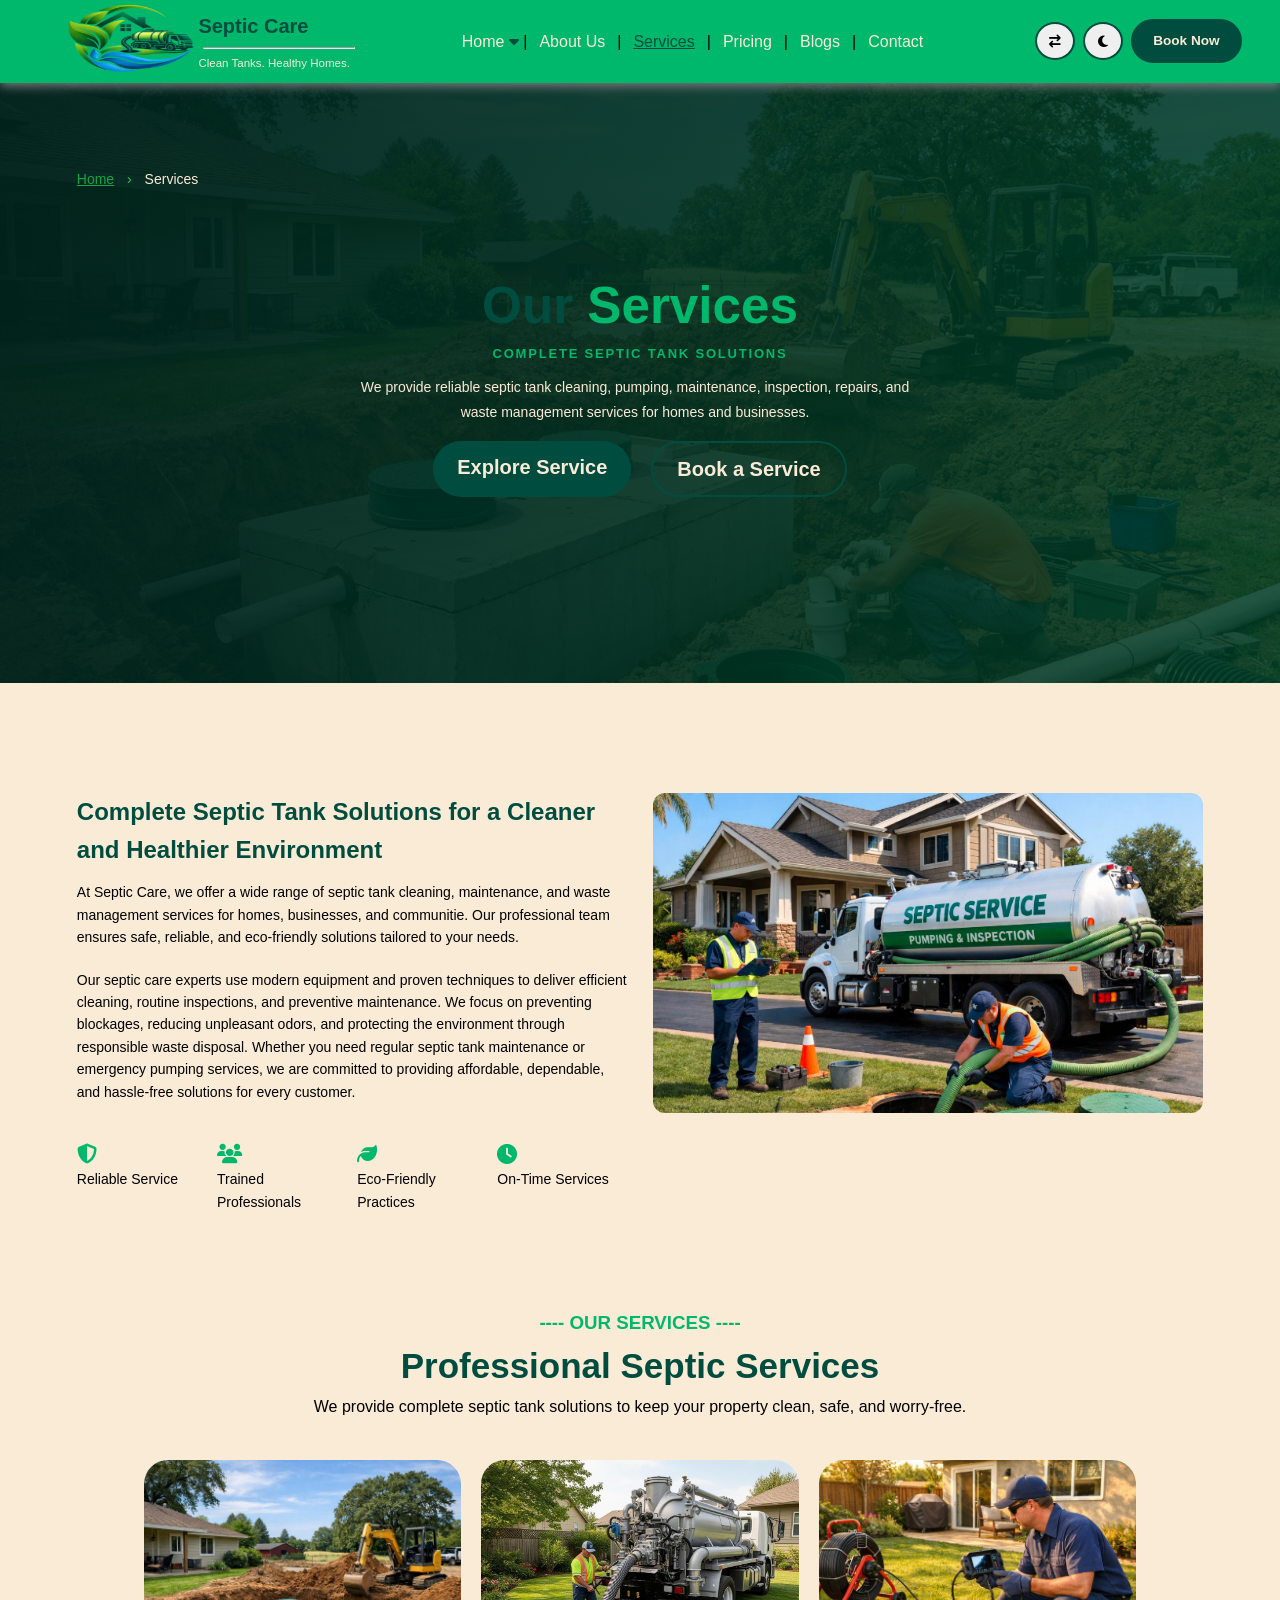
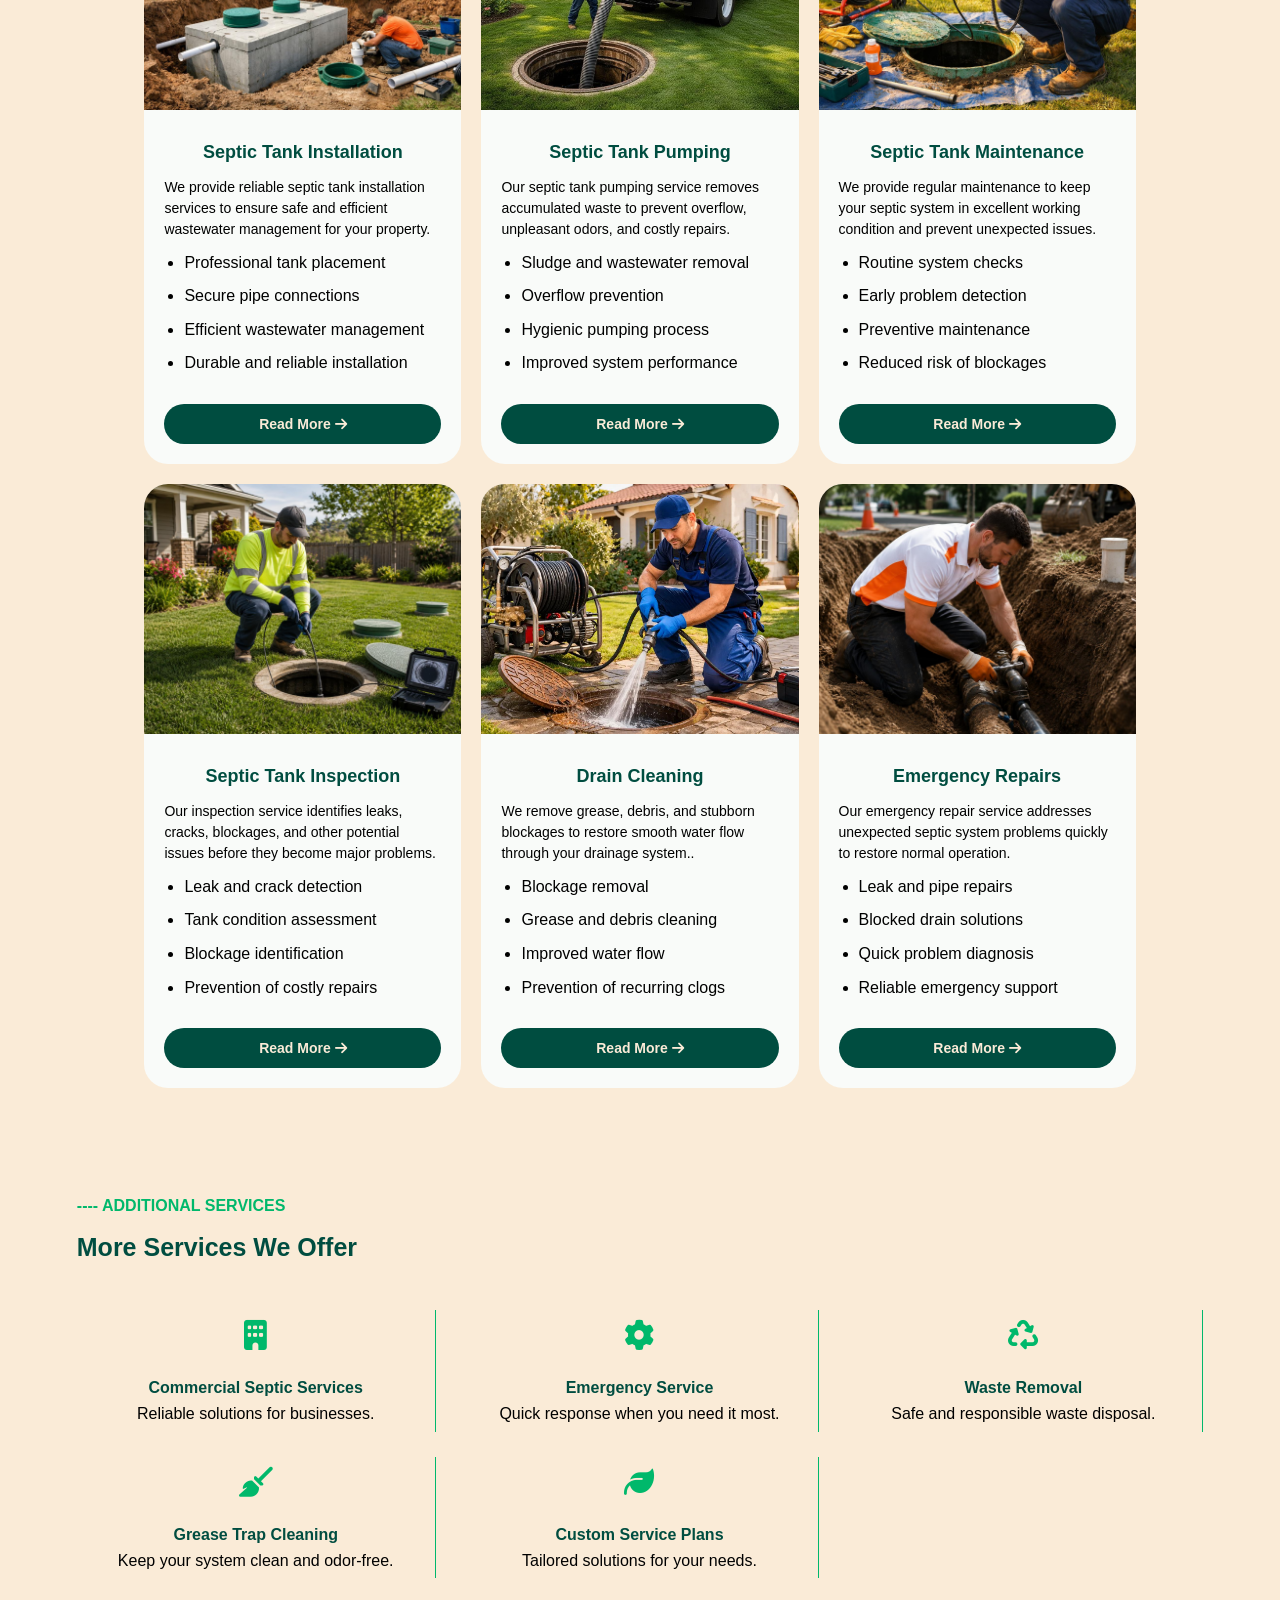
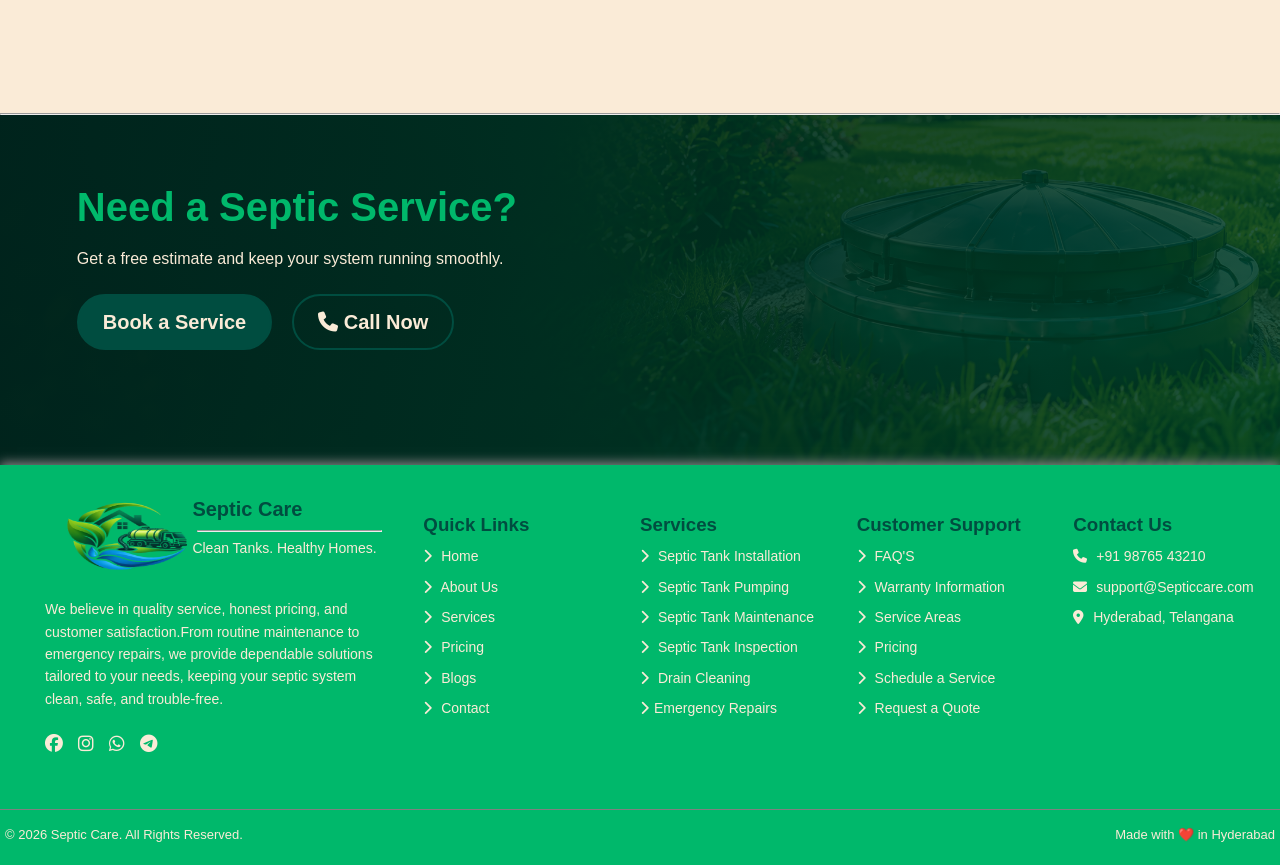
<file: SEPTICCARESERVICES.HTML>
<!DOCTYPE html>
<html lang="en">
<head>
    <meta charset="UTF-8">
    <meta name="viewport" content="width=device-width, initial-scale=1.0">
    <title>Our Services - Septic Care | Clean Tanks. Healthy Homes.</title>
    <link rel="icon" type="image/png" sizes="64x64" href="images/SEPTICARE LOGO.jpg">
    <link rel="stylesheet" href="SEPTICCARESERVICES.CSS">
    <link rel="stylesheet" href="https://cdnjs.cloudflare.com/ajax/libs/font-awesome/6.5.2/css/all.min.css">
</head>
<body>
    <header>
        <nav class="nav-bar">
          <div class="brand">
            <div class="brand-logo">
                <img src="images/main_logo.jpg(1) - Copy.png" alt="septiccare-logo">
            </div>
            <div class="brand-title">
                <H1> Septic Care</H1><hr>
                <p>Clean Tanks. Healthy Homes.</p>
            </div>
          </div>
            <div class="nav-links">
                <li class="dropdown">
                    <a href="index.html" class="home-btn">Home <span class="caret"><i class="fa-solid fa-caret-down"></i></span></a> |
                    <ul class="dropdown-menu">
                        <li><a href="index.html">Home Classic</a></li>
                        <li><a href="septiccarehome.html">Home Standard</a></li>
                    </ul>
                </li>
                <a href="SEPTICCAREABOUT.HTML"> About Us </a>|
                <a href="SEPTICCARESERVICES.HTML"  class="nav-link active"> Services </a>|
                <a href="SEPTICAREPRICING.HTML"> Pricing </a>|
                <a href="septiccareblogs.html"> Blogs </a>|
                <a href="septiccarecontact.html">Contact </a>
            </div>
            <div class="toggles">
                <button class="Rtl-toggle" id="rtl-toggle"><i class="fa-solid fa-arrow-right-arrow-left"></i></button>
                <button class="theme-toggle" id="theme-toggle"><i class="fa-solid fa-moon"></i></button>
                <a class="Login-btn" href="septiccare book.html"> Book Now </a>
                 <button class="menu-toogle" id="menu-toogle">
                    <i class="fa-solid fa-bars"></i>
                </button>
            </div>
        </nav>
    </header>
    <section class="blog-hero">
        <p class="breadcrumb">
            <a href="index.html">Home</a>
            <span>›</span> Services
        </p>
         <div class="hero-content">
        <h1>Our <span> Services</span></h1>
        <h2>COMPLETE SEPTIC TANK SOLUTIONS </h2>
        <p>
            We provide reliable septic tank cleaning, pumping, maintenance, inspection, repairs, and waste management services for homes and businesses.
        </p>
          <div class="hero-buttons">
                    <a href="septicare servicedesc.html" class="service-btn"> Explore Service</a>
                    <a href="septiccare book.html" class="Call-btn"> Book a Service</a>
            </div>
        </div>
    </section>
    <section class="services" id="Services">
        <div class="service-row">
            <div class="service-info">
                <h2>Complete Septic Tank Solutions for a Cleaner and Healthier Environment</h2>
                <p>At Septic Care, we offer a wide range of septic tank cleaning, maintenance, and waste
                    management services for homes, businesses, and communitie. Our professional team 
                    ensures safe, reliable, and eco-friendly solutions tailored to your needs.
                </p>
                <p>
                    Our septic care experts use modern equipment and proven techniques to deliver efficient cleaning, routine inspections, and preventive maintenance.
                    We focus on preventing blockages, reducing unpleasant odors, and protecting the environment through responsible waste disposal. Whether you need regular 
                    septic tank maintenance or emergency pumping services, we are committed to providing affordable, dependable, and hassle-free solutions for every customer.
                </p>
                <div class="service-icons-container">
                    <div class="service-icons">
                        <i class="fa-solid fa-shield-halved"></i>
                        <p> Reliable Service</p>
                    </div> 
                    <div class="service-icons">
                        <i class="fa-solid fa-users"></i> 
                        <p>Trained Professionals</p>
                    </div> 
                    <div class="service-icons">
                        <i class="fa-solid fa-leaf"></i> 
                        <p>Eco-Friendly Practices</p>
                    </div> 
                    <div class="service-icons">
                        <i class="fa-solid fa-clock"></i>
                        <p> On-Time Services</p>
                    </div>
                </div>    
            </div>
                <div class="service-image">
                <img src="images/section-image.png" alt="service-image">
                </div>

        </div>
        <div class="service-types">
            <h3> OUR SERVICES </h3>
            <h1> Professional Septic Services</h1>
            <p> We provide complete septic tank solutions to keep your property clean, safe, and worry-free.</p>
        </div> 
        <div class="services-container">
            <div class="service-card">
                <img src="images/installation image.jpg" alt="installation-image">
                <div class="card-content">
                <h3> Septic Tank Installation </h3>
                <p> We provide reliable septic tank installation services to ensure safe and efficient wastewater management for your property. </p>
                <ul class="check-list">
                    <li>Professional tank placement</li>
                    <li>Secure pipe connections</li>
                    <li>Efficient wastewater management</li>
                    <li>Durable and reliable installation</li>
                </ul>
                <a href="septicare servicedesc.html"> <button> Read More <i class="fa-solid fa-arrow-right"></i> </button></a>
                </div>
            </div>
            <div class="service-card">
                <img src="images/pumping image - Copy.jpg" alt="pumping-image">
                <div class="card-content">
                <h3> Septic Tank Pumping </h3>
                <p> Our septic tank pumping service removes accumulated waste to prevent overflow, unpleasant odors, and costly repairs.</p>
                <ul class="check-list">
                     <li>Sludge and wastewater removal</li>
                     <li>Overflow prevention</li>
                     <li>Hygienic pumping process</li>
                     <li>Improved system performance</li>
                </ul>
               <a href="septicare servicedesc.html"> <button> Read More <i class="fa-solid fa-arrow-right"></i> </button></a>
                </div>
            </div>
            <div class="service-card">
                <img src="images/mainteinance image - Copy.jpg" alt="mainteinance-image">
                <div class="card-content">
                <h3> Septic Tank Maintenance </h3>
                <p> We provide regular maintenance to keep your septic system in excellent working condition and prevent unexpected issues. </p>
                <ul class="check-list">
                     <li>Routine system checks</li>
                     <li>Early problem detection</li>
                     <li>Preventive maintenance</li>
                     <li>Reduced risk of blockages</li>
                </ul>
                <a href="septicare servicedesc.html"><button> Read More <i class="fa-solid fa-arrow-right"></i> </button></a>
                </div>
            </div>
            <div class="service-card">
                <img src="images/inspection image.jpg" alt="inspection-image">
                <div class="card-content">
                <h3> Septic Tank Inspection </h3>
                <p> Our inspection service identifies leaks, cracks, blockages, and other potential issues before they become major problems.</p>
                <ul class="check-list">
                    <li>Leak and crack detection</li>
                    <li>Tank condition assessment</li>
                    <li>Blockage identification</li>
                    <li>Prevention of costly repairs</li>
                </ul>
                <a href="septicare servicedesc.html"> <button> Read More <i class="fa-solid fa-arrow-right"></i> </button></a>
                </div>
            </div>
            <div class="service-card">
                 <img src="images/cleaning image.jpg" alt="Drain cleaning-image">
                 <div class="card-content">
                <h3> Drain Cleaning</h3>
                <p> We remove grease, debris, and stubborn blockages to restore smooth water flow through your drainage system..</p>
                <ul class="check-list">
                     <li>Blockage removal</li>
                     <li>Grease and debris cleaning</li>
                     <li>Improved water flow</li>
                     <li>Prevention of recurring clogs</li>
                </ul>
                <a href="septicare servicedesc.html"><button> Read More <i class="fa-solid fa-arrow-right"></i> </button></a>
                 </div>
            </div>
            <div class="service-card">
                <img src="images/repairing image - Copy.jpg" alt="repairing-images">
                <div class="card-content">
                <h3> Emergency Repairs</h3>
                <p>Our emergency repair service addresses unexpected septic system problems quickly to restore normal operation.</p>
                <ul class="check-list">
                   <li>Leak and pipe repairs</li>
                   <li>Blocked drain solutions</li>
                   <li>Quick problem diagnosis</li>
                   <li>Reliable emergency support</li>
                </ul>
                <a href="septicare servicedesc.html"> <button> Read More <i class="fa-solid fa-arrow-right"></i> </button></a>
                </div>
            </div>
        </div>
        <div class="Services-info">
                <h2> ADDITIONAL SERVICES </h2>
                <H1> More Services We Offer</H1>
                <div class="services1-container">
                    <div class="services1">
                    <i class="fa-solid fa-building"></i><br>
                    <h3>Commercial Septic Services</h3>
                    <P> Reliable solutions for businesses.</P>
                    </div>
                    <div class="services1">
                    <i class="fa-solid fa-gear"></i><br>
                    <h3>Emergency Service</h3>
                    <P> Quick response when you need it most.</P>
                    </div>
                    <div class="services1">
                    <i class="fa-solid fa-recycle"></i><br>
                    <h3> Waste Removal</h3>
                    <P> Safe and responsible waste disposal.</P>
                    </div>
                    <div class="services1">
                    <i class="fa-solid fa-broom"></i><br>
                    <h3> Grease Trap Cleaning</h3>
                    <P> Keep your system clean and odor-free.</P>
                    </div>
                    <div class="services1">
                    <i class="fa-solid fa-leaf"></i><br>
                    <h3> Custom Service Plans</h3>
                    <P> Tailored solutions for your needs.</P>
                    </div>
                </div>
        </div>
    </section><hr>
    <section>
        <div class="need">
            <h1> Need a Septic Service?</h1>
            <p> Get a free estimate and keep your system running smoothly.</p>
            <div class="btns">
                <a class="book-a-btn" href="septiccare book.html"> Book a Service</a>
                <a class="call-now-btn" href="septiccarecontact.html"> <i class="fa-solid fa-phone"> </i> Call Now</a>
            </div>
            
        </div>
    </section>
    <footer class="footer-image">
        <div class="footer-bar">
            <div class="footer-box">
                <div class="footer-brand">
                    <div class="footer-logo">
                        <img src="images/main_logo.jpg(1) - Copy.png" alt="septiccare-logo">
                    </div>
                    <div class="footer-title">
                        <h1>Septic Care</h1><hr>
                        <p>Clean Tanks. Healthy Homes.</p><br>
                    </div>
                </div>
                <p class="footer-para">
                    We believe in quality service, honest pricing,
                    and customer satisfaction.From routine maintenance
                    to emergency repairs, we provide dependable
                    solutions tailored to your needs, keeping your
                    septic system clean, safe, and trouble-free.
                </p>
                <div class="social-icons">
                    <a href="#" aria-label="Facebook">
                        <i class="fa-brands fa-facebook"></i>
                    </a>
                    <a href="#" aria-label="Instagram">
                        <i class="fa-brands fa-instagram"></i>
                    </a>
                    <a href="#" aria-label="WhatsApp">
                        <i class="fa-brands fa-whatsapp"></i>
                    </a>
                    <a href="#" aria-label="Telegram">
                        <i class="fa-brands fa-telegram"></i>
                    </a>
                </div>
            </div> 
            <div class="footer-box1">
                <h3>Quick Links</h3>
                <p><i class="fa-solid fa-chevron-right"></i> Home</p>
                <p><i class="fa-solid fa-chevron-right"></i> About Us</p>
                <p><i class="fa-solid fa-chevron-right"></i> Services</p>
                <p><i class="fa-solid fa-chevron-right"></i> Pricing</p>
                <p><i class="fa-solid fa-chevron-right"></i> Blogs</p>
                <p><i class="fa-solid fa-chevron-right"></i> Contact</p>
            </div>
            <div class="footer-box2">
                <h3>Services</h3>
                <p><i class="fa-solid fa-chevron-right"></i> Septic Tank Installation</p>
                <p><i class="fa-solid fa-chevron-right"></i> Septic Tank Pumping</p>
                <p><i class="fa-solid fa-chevron-right"></i> Septic Tank Maintenance</p>
                <p><i class="fa-solid fa-chevron-right"></i> Septic Tank Inspection</p>
                <p><i class="fa-solid fa-chevron-right"></i> Drain Cleaning</p>
                <p><i class="fa-solid fa-chevron-right"></i>Emergency Repairs</p>
            </div>
            <div class="footer-box3">
                <h3>Customer Support</h3>
                <p><i class="fa-solid fa-chevron-right"></i> FAQ'S</p>
                <p><i class="fa-solid fa-chevron-right"></i> Warranty Information</p>
                <p><i class="fa-solid fa-chevron-right"></i> Service Areas</p>
                <p><i class="fa-solid fa-chevron-right"></i> Pricing</p>
                <p><i class="fa-solid fa-chevron-right"></i> Schedule a Service</p>
                <p><i class="fa-solid fa-chevron-right"></i> Request a Quote</p>
            </div>
            <div class="footer-box4">
                <h3>Contact Us</h3>
                <p><i class="fa-solid fa-phone"></i> +91 98765 43210</p>
                <p><i class="fa-solid fa-envelope"></i> support@Septiccare.com</p>
                <p><i class="fa-solid fa-location-dot"></i> Hyderabad, Telangana</p> 
            </div> 
        </div>
        <div class="footer-bottom">

                <p>© 2026 Septic Care. All Rights Reserved.</p>

                <p>Made with ❤️ in Hyderabad</p>

            </div> 
    </footer>
    <script>
        const homeBtn = document.querySelector(".home-btn");
   const dropdown = document.querySelector(".dropdown");
   if (homeBtn && dropdown) {
    homeBtn.addEventListener("click", function (event) {
        event.preventDefault();
        event.stopPropagation();
        dropdown.classList.toggle("active");
    });
    document.addEventListener("click", function (event) {
        if (!dropdown.contains(event.target)) {
            dropdown.classList.remove("active");
        }
    });
}

let rtlButton =document.getElementById("rtl-toggle");
         rtlButton.addEventListener("click", function(){
            if(document.documentElement.dir==="ltr"){
                document.documentElement.dir="rtl";
                rtlButton.innerHTML='<i class="fa-solid fa-arrow-right-arrow-left"></i>';
            }
            else{
                document.documentElement.dir="ltr";
                rtlButton.innerHTML='<i class="fa-solid fa-arrow-right-arrow-left"></i>';

            }
        })

 let themebutton= document.getElementById("theme-toggle");
         themebutton.addEventListener("click", function(event){
            event.preventDefault();
        document.body.classList.toggle("dark");
        if(document.body.classList.contains("dark")){
            themebutton.innerHTML = '<i class="fa-solid fa-sun"></i>';
        }
        else{
            themebutton.innerHTML = '<i class="fa-solid fa-moon"></i>';
        }
      }) 
    </script>
    
    
</body>
</html>
</file>
<file: index.css>
/* =========================================
   SEPTIC CARE - COMPLETE RESPONSIVE CSS
   ========================================= */

* {
    margin: 0;
    padding: 0;
    box-sizing: border-box;
}

/* =========================================
   1. COLORS AND GLOBAL STYLES
   ========================================= */

:root {
    --bg-color: antiquewhite;
    --text-color: black;
    --primary-color: #004D40;
    --secondary-color: #00B86B;
}

body.dark {
    --bg-color: black;
    --text-color: antiquewhite;
    --primary-color: #00B86B;
    --secondary-color: #004D40;
}

html {
    min-height: 100%;
    background: var(--bg-color);
}

body {
    font-family: Arial, sans-serif;
    min-height: 100vh;
    background: var(--bg-color);
    color: var(--text-color);
    overflow-x: hidden;
    line-height: 1.6;
    transition: background-color 0.3s, color 0.3s;
}

img {
    max-width: 100%;
}

/* =========================================
   2. HEADER AND NAVBAR
   ========================================= */

header {
    width: 100%;
    min-height: 80px;
    background: var(--secondary-color);
    position: sticky;
    top: 0;
    z-index: 1000;
    box-shadow: 0 3px 10px gray;
}

.nav-bar {
    display: flex;
    align-items: center;
    justify-content: space-between;
    flex-wrap: nowrap;
    width: 100%;
    min-height: 80px;
    padding: 0 3%;
    gap: 12px;
}

/* BRAND */

.brand{
    display: flex;

    align-items: center;
}
.brand img{
     width: 150px;
    height: 75px;
}
.brand h1{
    color: var(--primary-color);
    font-size: 20px;
    font-weight: 700;
}
.brand hr{
    margin: 5px;
    width: 100%;
}
.brand p{
    color: antiquewhite;
    font-size: 0.72rem;
    
}

/* NAVIGATION LINKS */

.nav-links {
    display: flex;
    align-items: center;
    justify-content: center;
    flex: 1;
    gap: 15px;
}

.nav-links a {
    color: antiquewhite;
    text-decoration: none;
    font-size: 0.85rem;
    white-space: nowrap;
    transition: 0.3s;
}

.nav-links a:hover,
.nav-links a.active {
    color: var(--primary-color);
    text-decoration: underline;
}

/* HOME DROPDOWN */

.dropdown {
    position: relative;
    display: inline-block;
}

.dropdown-menu {
    display: none;
    position: absolute;
    top: 100%;
    left: 0;
    min-width: 150px;
    background: var(--secondary-color);
    padding: 8px 0;
    list-style: none;
    border-radius: 6px;
    border: 2px solid var(--primary-color);
    z-index: 1001;
}

.dropdown-menu li a {
    display: block;
    padding: 10px 15px;
    color: antiquewhite;
}

.dropdown-menu li a:hover {
    background: var(--primary-color);
    color: var(--secondary-color);
}

.dropdown.active .dropdown-menu {
    display: block;
}

.caret {
    display: inline-block;
    transition: transform 0.3s;
}

.caret i {
    color: var(--primary-color);
}

.dropdown.active .caret {
    transform: rotate(180deg);
}

/* RTL, THEME AND BOOK NOW */

.toggles {
    display: flex;
    align-items: center;
    justify-content: center;
    gap: 8px;
    padding: 0;
    flex-shrink: 0;
}

.Rtl-toggle,
.theme-toggle {
    display: inline-flex;
    align-items: center;
    justify-content: center;
    width: 40px;
    height: 38px;
    border-radius: 50%;
    border: 2px solid var(--primary-color);
    cursor: pointer;
}

.Rtl-toggle:hover,
.theme-toggle:hover {
    transform: scale(1.08);
}

.Login-btn {
    display: inline-block;
    text-decoration: none;
    border: 2px solid var(--primary-color);
    border-radius: 40px;
    font-size: 0.85rem;
    color: antiquewhite;
    background: var(--primary-color);
    padding: 9px 20px;
    font-weight: 600;
    white-space: nowrap;
    transition: 0.3s;
}

.Login-btn:hover {
    background: white;
    color: black;
}

/* HAMBURGER */

.menu-toogle {
    display: none;
    align-items: center;
    justify-content: center;
    width: 40px;
    height: 40px;
    border: 2px solid var(--primary-color);
    border-radius: 50%;
    background: transparent;
    color: antiquewhite;
    font-size: 19px;
    cursor: pointer;
}
/* =========================================
   3. HOME HERO SECTION
   ========================================= */

.top-page {
    background-image: linear-gradient(
            90deg,
            rgba(243, 248, 250, 0.96) 0%,
            rgba(243, 248, 250, 0.88) 40%,
            rgba(243, 248, 250, 0.40) 70%,
            rgba(243, 248, 250, 0.05) 100%
        ),url("images/installation\ image.jpg");
    background-position: center;
    background-size: cover;
    background-repeat: no-repeat;
    overflow: hidden;
    min-height: 600px;
    
}

.hero {
    display: flex;
    flex-direction: row;
    align-items: center;
    justify-content: space-between;
    gap: 30px;
    padding: 50px 6%;
    margin-top: 3%;
}

.hero-content {
    flex: 1 1 50%;
    min-width: 0;
}

.small-heading {
    display: inline-block;
    line-height: 1.7;
    font-size: 15px;
    border: 2px solid gray;
    color: black;
    border-radius: 50px;
    padding: 5px 20px;
    margin-bottom: 10px;
}

.big-heading {
    font-size: 55px;
    padding-bottom: 5px;
    color: var(--primary-color);
    line-height: 1.2;
    margin-bottom: 10px;
}

.big-heading span {
    color: var(--secondary-color);
}

.hero-info {
    font-size: 17px;
    line-height: 2;
    margin-bottom: 28px;
    color: black;
}


.hero-buttons {
    display: flex;
    gap: 20px;
    align-items: center;
    flex-wrap: wrap;
}

.service-btn,
.Call-btn {
    display: inline-block;
    text-decoration: none;
    border: 2px solid var(--primary-color);
    border-radius: 40px;
    font-size: 20px;
    color: antiquewhite;
    padding: 10px 24px;
    font-weight: 600;
    transition: 0.3s;
}

.service-btn {
    background: var(--primary-color);
}

.Call-btn {
    color: var(--primary-color);
}

.service-btn:hover,
.Call-btn:hover {
    background: white;
    border: 1px solid var(--primary-color);
    color: black;
    transform: translateY(-2px);
}

.hero-note {
    margin-top: 25px;
    color:#004D40;
    font-size: 16px;
}

/* =========================================
   4. QUICK SERVICES
   ========================================= */

.services1-container {
    display: grid;
    grid-template-columns: repeat(4, 1fr);
    gap: 15px;
    padding: 65px 4%;
    background: #123b3a;
}

.services1 {
    padding: 5px;
}

.services1 i {
    display: block;
    text-align: center;
    font-size: 30px;
    color:  #00B86B;
    margin-top: 5px;
}

.services1 h3 {
    font-size: 16px;
    text-align: center;
    color: antiquewhite;
}

.services1 p {
    text-align: center;
    color:  #00B86B;
}

/* =========================================
   5. SERVICE SECTION
   ========================================= */

.service-types {
    margin-top: 25px;
    padding-top: 65px;
    padding-bottom: 45px;
}

.service-types h3 {
    text-align: center;
    color: var(--secondary-color);
}

.service-types h3::before,
.service-types h3::after {
    content: "----";
}

.service-types h1 {
    text-align: center;
    font-size: 35px;
    color: var(--primary-color);
}

.service-types p {
    line-height: 1.6;
    text-align: center;
}

.services-container {
    display: grid;
    grid-template-columns: repeat(3, minmax(0, 1fr));
    gap: 25px;
    padding: 20px 6%;
}

.service-card {
    background: white;
    border-radius: 8px;
    overflow: hidden;
    box-shadow: 0 3px 12px rgba(0,0,0,0.08);
    transition: 0.3s;
}

.service-card:hover {
    transform: translateY(-10px);
    box-shadow: 0 15px 30px rgba(0,0,0,0.25);
}

.service-card img {
    width: 100%;
    height: 250px;
    object-fit: cover;
}

.card-content {
    padding: 25px;
}

.card-content h3 {
    color: var(--secondary-color);
    font-size: 20px;
    margin-bottom: 12px;
}

.service-icon {
    color: #20a486;
    font-size: 27px;
    margin-bottom: 12px;
}

.card-content p {
    font-size: 15px;
    margin-bottom: 12px;
    color: black;
}

.read-more {
    display: inline-block;
    margin-top: 8px;
    color: var(--primary-color);
    font-weight: bold;
}

.read-more:hover {
    color: var(--secondary-color);
}

.center-button {
    text-align: center;
}

.primary-btn {
    display: inline-flex;
    align-items: center;
    justify-content: center;
    gap: 9px;
    padding: 10px 24px;
    border-radius: 40px;
    font-weight: bold;
    text-decoration: none;
    margin-bottom: 15px;
    background: var(--primary-color);
    color: antiquewhite;
}

.primary-btn:hover {
    background: white;
    border: 1px solid var(--primary-color);
    color: black;
}

/* =========================================
   6. ABOUT SECTION
   ========================================= */

.about-content {
    padding: 65px 6%;
    margin-top: 10px;
}

.about-row {
    display: flex;
    align-items: center;
    gap: 40px;
    width: 100%;
}

.about-image {
    flex: 0 0 45%;
    width: 45%;
}

.about-image img {
    display: block;
    width: 100%;
    height: 450px;
    object-fit: cover;
    border-radius: 10px;
}

.about-info {
    flex: 1;
    min-width: 0;
    line-height: 1.7;
}

.small-para {
    color: var(--secondary-color);
    text-align: left;
    font-weight: 600;
}

.small-para::before {
    content: "----";
    font-weight: bold;
}

.about-info h2 {
    font-size: 25px;
    font-weight: bold;
    color: var(--primary-color);
    text-align: left;
}

.about-info p {
    font-size: 14px;
    margin-bottom: 15px;
    text-align: left;
}

.about-btn {
    display: inline-flex;
    align-items: center;
    justify-content: center;
    padding: 10px 24px;
    border-radius: 40px;
    font-weight: bold;
    margin-bottom: 15px;
    background: var(--primary-color);
    color: antiquewhite;
}

.about-btn a {
    text-decoration: none;
    color: antiquewhite;
}

.about-btn:hover {
    border: 1px solid var(--primary-color);
    transform: translateY(-2px);
    background: antiquewhite;
}

.about-btn:hover a {
    color: black;
}

.about-info2 {
    display: grid;
    grid-template-columns: repeat(3, 1fr);
    gap: 15px;
    margin-top: 5px;
}

.about-icons i {
    display: block;
    text-align: center;
    font-size: 30px;
    color: var(--secondary-color);
}

.about-icons h3 {
    font-size: 16px;
    text-align: center;
}

.about-icons p {
    text-align: center;
}

/* =========================================
   7. WHY CHOOSE US
   ========================================= */

.why-choose {
    margin-top: 15px;
    padding-top: 65px;
    padding-bottom: 25px;
}

.why-choose h3 {
    text-align: center;
    color: var(--secondary-color);
}

.why-choose h3::before,
.why-choose h3::after {
    content: "----";
}

.why-choose h1 {
    text-align: center;
    font-size: 35px;
    color: var(--primary-color);
}

.why-choose p {
    line-height: 1.6;
    text-align: center;
}

.choose-container {
    display: grid;
    grid-template-columns: repeat(3, minmax(0, 1fr));
    gap: 25px;
    padding: 0 6%;
    margin-top: 15px;
}

.choose-card {
    text-align: center;
    padding: 30px 22px;
    background: #f5f7f6;
    border-radius: 8px;
    box-shadow: 0 3px 10px rgba(0,0,0,0.04);
}

.choose-card i {
    font-size: 35px;
    margin-bottom: 15px;
    color:  #00B86B;
}

.choose-card h3 {
    font-size: 16px;
    margin-bottom: 10px;
    color: var(--secondary-color);
}

.choose-card p {
    text-align: center;
    color: black;
}

/* =========================================
   8. HOW IT WORKS
   ========================================= */

.work {
    margin-top: 15px;
    padding-bottom: 25px;
}

.work h3 {
    text-align: center;
    color: var(--secondary-color);
}

.work h3::before,
.work h3::after {
    content: "----";
}

.work h1 {
    text-align: center;
    font-size: 35px;
    color: var(--primary-color);
}

.work p {
    line-height: 1.6;
    text-align: center;
    color: black;
}

.work-container {
    display: grid;
    grid-template-columns: repeat(3, minmax(0, 1fr));
    gap: 25px;
    padding: 0 6%;
    margin-top: 15px;
}

.process-card {
    padding: 28px 22px;
    background: white;
    border: 1px solid #e1e9e6;
    border-radius: 10px;
    transition: 0.3s;
    text-align: center;
    margin-bottom: 10px;
}

.process-card:hover {
    border-color: var(--primary-color);
    box-shadow: 0 8px 22px rgba(0,0,0,0.07);
}

.step-number {
    display: block;
    color: #00B86B;
    font-size: 28px;
    font-weight: bold;
    margin-bottom: 12px;
}

.process-card i {
    font-size: 35px;
    margin-bottom: 15px;
    color: var(--secondary-color);
}

.process-card h3 {
    font-size: 16px;
    margin-bottom: 10px;
    color: var(--secondary-color);
}

.process-card p {
    color: black;
}

/* =========================================
   9. CALL TO ACTION
   ========================================= */

.need {
    background-image:
        linear-gradient(
            90deg,
            rgba(0,35,28,0.96),
            rgba(0,60,37,0.86)
        ),
        url("images/septicare.jpg");

    background-position: center;
    background-size: cover;
    background-repeat: no-repeat;
    padding: 70px 6%;
    margin-top: 50px;
    min-height: 350px ;
}

.need h1 {
    color: var(--secondary-color);
    font-size: 40px;
}

.need p {
    padding-top: 6px;
    line-height: 1.8;
    font-size: 16px;
    color: antiquewhite;
}

.btns {
    display: flex;
    gap: 20px;
    padding-top: 20px;
    align-items: center;
}

.book-a-btn,
.call-now-btn {
    display: inline-block;
    text-decoration: none;
    border: 2px solid var(--primary-color);
    border-radius: 40px;
    font-size: 20px;
    color: antiquewhite;
    padding: 10px 24px;
    font-weight: 600;
    transition: 0.3s;
    cursor: pointer;
}

.book-a-btn {
    background: var(--primary-color);
}

.book-a-btn:hover,
.call-now-btn:hover {
    background: antiquewhite;
    color: black;
    transform: translateY(-2px);
}

/* =========================================
   10. FOOTER
   ========================================= */

.footer-image{
    width: 100%;
    height: 400px;
    position: relative;
    background-color: var(--secondary-color);
    box-shadow:0 -3px 10px gray;
}
.footer-bar{
    display: flex;
    justify-content: space-between;
    flex-wrap: wrap;
    align-items: flex-start;
    width: 100%;
    padding: 20px;
    box-sizing: border-box;
    gap: 30px;
}
.footer-box{
    display: flex;
    flex: 2;
    flex-direction: column;
    align-items: flex-start;
    width: 100%;
    min-width: 250px;
}
.footer-brand{
    display: flex;
    padding-left: 6%;

    align-items: center;
}
.footer-brand img{
     width: 150px;
    height: 75px;
    
}
.footer-brand h1{
    color: var(--primary-color);
    margin-top: 8px;
    font-size: 20px;
    font-weight: 700;
}
.footer-brand hr{
    margin: 5px;
    width: 100%;
}
.footer-brand p{
    color: antiquewhite;
    font-size: 0.72rem;
    
}
.footer-para{
    width: 100%;
    max-width: 700px;
    margin: 15px 0;
    padding-left: 75px;
    color: antiquewhite;
    font-size: 16px;
    line-height: 1.8;
    white-space: normal;
    overflow-wrap: break-word;
    box-sizing: border-box;
}
.social-icons{
    display: flex;
    align-items: center;
    gap: 15px;
    margin-top: 12px;
    padding-left: 75px;
}
.social-icons i{
    color: antiquewhite;
}
.social-icons a{
    font-size: 18px;
}
.footer-box1,
.footer-box2,
.footer-box3,
.footer-box4{
   flex: 1;
   min-width: 150px;
   gap: 20px;
   margin-top: 20px;
}
.footer-bar h3{
    margin-top: 5px;
    color: var(--primary-color);
}
.footer-bar p {
   font-size: 14px;
   line-height: 1.6;
   margin: 5px 0 8px;
   color: antiquewhite;
   overflow-wrap: anywhere;
}
.footer-bar a {
   color: var(--primary-color);
   text-decoration: none;
   transition: color 0.3s ease;
}
.footer-bar a:hover {
   color: var(--primary-color);
}
/* Arrow and contact icons */
.footer-bar p i {
   margin-right: 5px;
   color: antiquewhite;
}
.footer-bar p i:hover {
   color: var(--primary-color);
}
.footer-bottom {
   display: flex;
   justify-content: space-between;
   align-items: center;
   flex-wrap: wrap;
   gap: 10px;
   border-top: 1px solid gray;
   margin-top: 30px;
   padding-top: 15px;
}
.footer-bottom p {
   margin: 0 5px;
   font-size: 13px;
   color: antiquewhite;
}

/* =========================================
   11. LARGE DESKTOP
   1281px AND ABOVE
   ========================================= */

@media screen and (min-width: 1281px) {

    .nav-bar {
        flex-wrap: nowrap;
    }

    .nav-links {
        display: flex !important;
        flex: 1;
        justify-content: center;
        flex-wrap: nowrap;
    }

    .Login-btn {
        display: inline-block !important;
    }

    .menu-toogle {
        display: none !important;
    }

    .hero {
        padding: 50px 6%;
    }

    .services-container,
    .choose-container,
    .work-container {
        max-width: 1600px;
        margin-left: auto;
        margin-right: auto;
    }

    .about-content {
        max-width: 1600px;
        margin-left: auto;
        margin-right: auto;
    }
}

/* =========================================
   12. SMALL DESKTOP / INSPECT MODE
   1024px TO 1280px
   ========================================= */

@media screen and (min-width: 1024px)
and (max-width: 1280px) {

    header {
        min-height: 75px;
    }

    .nav-bar {
        min-height: 75px;
        padding: 0 3%;
        flex-wrap: nowrap;
    }

    .brand-logo img {
        width: 120px;
        height: 70px;
    }

    .brand-title h1 {
        font-size: 20px;
    }

    .brand-title p {
        font-size: 10px;
    }

    /* Hide all navigation links */

    .nav-links {
        display: none !important;
    }

    /* Hide Book Now */

    .Login-btn {
        display: none !important;
    }

    /* Show hamburger */

    .menu-toogle {
        display: inline-flex !important;
    }

    .toggles {
        gap: 8px;
        padding: 0;
    }

    .hero {
        padding: 40px 5%;
    }

    .big-heading {
        font-size: 48px;
    }

    .services-container {
        gap: 20px;
        padding: 20px 4%;
    }

    .about-content {
        padding: 20px 4%;
    }

    .about-row {
        gap: 30px;
    }

    .about-image {
        flex: 0 0 42%;
        width: 42%;
    }

    .about-image img {
        height: 400px;
    }

    .choose-container,
    .work-container {
        gap: 20px;
        padding: 0 4%;
    }
}

/* =========================================
   13. TABLET
   640px TO 1023px
   ========================================= */

@media screen and (min-width: 640px)
and (max-width: 1023px) {

    header {
        min-height: 75px;
    }

    .nav-bar {
        min-height: 75px;
        padding: 5px 3%;
        flex-wrap: nowrap;
    }

    .brand-logo img {
        width: 110px;
        height: 70px;
    }

    .brand-title h1 {
        font-size: 19px;
    }

    .brand-title p {
        font-size: 10px;
    }

    .nav-links {
        display: none !important;
    }

    .Login-btn {
        display: none !important;
    }

    .menu-toogle {
        display: inline-flex !important;
    }

    .toggles {
        gap: 7px;
        padding: 0;
    }

    /* Hero */

    .hero {
        flex-direction: row;
        padding: 35px 4%;
        gap: 22px;
    }

    .big-heading {
        font-size: clamp(34px, 5vw, 46px);
    }

    .hero-info {
        font-size: 15px;
        line-height: 1.8;
    }

    .hero-buttons {
        flex-wrap: wrap;
    }

    /* Quick Services */

    .services1-container {
        grid-template-columns: repeat(2, minmax(0, 1fr));
        padding: 15px 4%;
    }

    /* Services */

    .services-container {
        grid-template-columns: repeat(2, minmax(0, 1fr));
        gap: 20px;
        padding: 20px 4%;
    }

    /* About */

    .about-content {
        padding: 20px 4%;
    }

    .about-row {
        flex-direction: row;
        gap: 25px;
    }

    .about-image {
        flex: 0 0 42%;
        width: 42%;
    }

    .about-image img {
        height: 350px;
    }

    .about-info h2 {
        font-size: 23px;
    }

    .about-info2 {
        grid-template-columns: repeat(2, 1fr);
    }

    /* Choose Us and Process */

    .choose-container,
    .work-container {
        grid-template-columns: repeat(2, minmax(0, 1fr));
        gap: 20px;
        padding: 0 4%;
    }

    /* Footer */

    .footer-image {
        height: auto;
    }

    .footer-bar {
        display: grid;
        grid-template-columns: repeat(2, minmax(0, 1fr));
        gap: 25px;
        padding: 25px 4%;
    }

    .footer-box {
        min-width: 0;
    }
}

/* =========================================
   14. MOBILE
   BELOW 640px
   ========================================= */

@media screen and (max-width: 639px) {

    header {
        min-height: 65px;
    }

    .nav-bar {
        min-height: 65px;
        padding: 5px 10px;
        gap: 5px;
        flex-wrap: nowrap;
    }

    .brand {
        min-width: 0;
        max-width: 65%;
    }

    .brand-logo img {
        width: 60px;
        height: 55px;
    }

    .brand-title {
        min-width: 0;
    }

    .brand-title h1 {
        font-size: 16px;
        white-space: nowrap;
    }

    .brand-title p {
        font-size: 9px;
        white-space: nowrap;
    }

    .brand-title hr {
        margin: 2px;
    }

    .nav-links {
        display: none !important;
    }

    .Login-btn {
        display: none !important;
    }

    .toggles {
        gap: 5px;
        padding: 0;
    }

    .Rtl-toggle,
    .theme-toggle {
        width: 32px;
        height: 32px;
    }

    .menu-toogle {
        display: inline-flex !important;
        width: 32px;
        height: 32px;
        font-size: 16px;
    }

    /* Hero */

    .hero {
        flex-direction: column;
        align-items: stretch;
        padding: 30px 5%;
        gap: 25px;
    }

    .hero-content {
        width: 100%;
        flex: 1 1 100%;
    }

    .small-heading {
        font-size: 12px;
        padding: 5px 12px;
    }

    .big-heading {
        font-size: clamp(30px, 8vw, 40px);
        line-height: 1.2;
    }

    .hero-info {
        font-size: 15px;
        line-height: 1.8;
    }

    .hero-buttons {
        flex-wrap: wrap;
        gap: 12px;
    }

    .service-btn,
    .Call-btn {
        font-size: 15px;
        padding: 10px 12px;
    }

    .hero-note {
        font-size: 14px;
    }

    /* Quick Services */

    .services1-container {
        grid-template-columns: repeat(2, minmax(0, 1fr));
        gap: 10px;
        padding: 15px 4%;
    }

    .services1 i {
        font-size: 25px;
    }

    .services1 h3 {
        font-size: 14px;
    }

    .services1 p {
        font-size: 12px;
    }

    /* Section Headings */

    .service-types,
    .why-choose,
    .work {
        padding: 0 5%;
    }

    .service-types h1,
    .why-choose h1,
    .work h1 {
        font-size: 27px;
        line-height: 1.3;
    }

    .service-types p,
    .why-choose p,
    .work p {
        font-size: 14px;
    }

    /* Services */

    .services-container {
        grid-template-columns: 1fr;
        gap: 20px;
        padding: 20px 5%;
    }

    .service-card {
        width: 100%;
    }

    .service-card img {
        height: 220px;
    }

    .card-content {
        padding: 20px;
    }

    .card-content h3 {
        font-size: 19px;
    }

    .card-content p {
        font-size: 14px;
    }

    /* About */

    .about-content {
        padding: 15px 5%;
    }

    .about-row {
        flex-direction: column;
        gap: 25px;
    }

    .about-image {
        width: 100%;
        flex: 1 1 auto;
    }

    .about-image img {
        width: 100%;
        height: 280px;
    }

    .about-info {
        width: 100%;
    }

    .about-info h2 {
        font-size: 25px;
    }

    .about-info p {
        font-size: 15px;
    }

    .about-info2 {
        grid-template-columns: 1fr;
        gap: 20px;
    }

    .about-icons h3 {
        margin-top: 0;
    }

    /* Choose Us */

    .choose-container {
        grid-template-columns: 1fr;
        gap: 18px;
        padding: 0 5%;
    }

    .choose-card {
        padding: 25px 18px;
    }

    /* Process */

    .work-container {
        grid-template-columns: 1fr;
        gap: 18px;
        padding: 0 5%;
    }

    .process-card {
        padding: 25px 18px;
    }

    /* Contact Banner */

    .need {
        padding: 35px 5%;
        background-position: center;
    }

    .need h1 {
        font-size: 29px;
        line-height: 1.3;
    }

    .need p {
        font-size: 14px;
    }

    .btns {
        flex-direction: column;
        align-items: flex-start;
        gap: 12px;
    }

    .book-a-btn,
    .call-now-btn {
        max-width: 100%;
        font-size: 15px;
        padding: 10px 14px;
        text-align: center;
    }

    /* Footer */

    .footer-image {
        height: auto;
    }

    .footer-bar {
        flex-direction: column;
        align-items: stretch;
        gap: 20px;
        padding: 20px 5%;
    }

    .footer-box {
        flex: 1 1 auto;
        width: 100%;
        min-width: 0;
    }

    .footer-brand {
        flex-wrap: wrap;
    }

    .footer-brand img {
        width: 90px;
        height: 70px;
    }

    .footer-brand h1 {
        font-size: 20px;
    }

    .footer-para {
        width: 100%;
        font-size: 14px;
    }

    .social-icons {
        flex-wrap: wrap;
    }

    .footer-box1,
    .footer-box2,
    .footer-box3,
    .footer-box4 {
        min-width: 0;
        margin-top: 10px;
    }

    .footer-bottom {
        flex-direction: column;
        align-items: flex-start;
        gap: 8px;
        margin-top: 15px;
    }

    .footer-bottom p {
        font-size: 12px;
    }
}

/* =========================================
   15. HAMBURGER MENU OPEN STATE
   ========================================= */

@media screen and (max-width: 1280px) {

    .nav-links.menu-open {
        display: flex !important;
        position: absolute;
        top: 100%;
        right: 3%;
        width: 280px;
        max-width: 90vw;
        flex-direction: column;
        align-items: stretch;
        justify-content: flex-start;
        gap: 0;
        padding: 12px;
        background: var(--secondary-color);
        border: 1px solid var(--primary-color);
        border-radius: 8px;
        box-shadow: 0 5px 15px rgba(0,0,0,0.2);
        z-index: 1001;
    }

    .nav-links.menu-open a {
        display: block;
        padding: 12px 15px;
        color: antiquewhite;
    }

    .nav-links.menu-open .dropdown-menu {
        position: static;
        width: 100%;
    }
}

/* =========================================
   16. DARK MODE CARD TEXT
   ========================================= */

body.dark .service-card,
body.dark .choose-card,
body.dark .process-card {
    background: #171717;
    color: antiquewhite;
}

body.dark .card-content p,
body.dark .choose-card p,
body.dark .process-card p,
body.dark .work p {
    color: antiquewhite;
}

body.dark .service-types h1,
body.dark .why-choose h1,
body.dark .work h1,
body.dark .about-info h2 {
    color: antiquewhite;
}
</file>
<file: septicare servicedesc.css>
/* =========================================
   SEPTIC CARE - COMPLETE RESPONSIVE CSS
   ========================================= */

* {
    margin: 0;
    padding: 0;
    box-sizing: border-box;
}

/* =========================================
   1. COLORS AND GLOBAL STYLES
   ========================================= */

:root {
    --bg-color: antiquewhite;
    --text-color: black;
    --primary-color: #004D40;
    --secondary-color: #00B86B;
}

body.dark {
    --bg-color: black;
    --text-color: antiquewhite;
    --primary-color: #00B86B;
    --secondary-color: #004D40;
}

html {
    min-height: 100%;
    background: var(--bg-color);
}

body {
    font-family: Arial, sans-serif;
    min-height: 100vh;
    background: var(--bg-color);
    color: var(--text-color);
    overflow-x: hidden;
    line-height: 1.6;
    transition: background-color 0.3s, color 0.3s;
}

img {
    max-width: 100%;
}

/* =========================================
   2. HEADER AND NAVBAR
   ========================================= */

header {
    width: 100%;
    min-height: 80px;
    background: var(--secondary-color);
    position: sticky;
    top: 0;
    z-index: 1000;
    box-shadow: 0 3px 10px gray;
}

.nav-bar {
    display: flex;
    align-items: center;
    justify-content: space-between;
    flex-wrap: nowrap;
    width: 100%;
    min-height: 80px;
    padding: 0 3%;
    gap: 12px;
}

/* BRAND */

.brand{
    display: flex;

    align-items: center;
}
.brand img{
     width: 150px;
    height: 75px;
}
.brand h1{
    color: var(--primary-color);
    font-size: 20px;
    font-weight: 700;
}
.brand hr{
    margin: 5px;
    width: 100%;
}
.brand p{
    color: antiquewhite;
    font-size: 0.72rem;
    
}

/* NAVIGATION LINKS */

.nav-links {
    display: flex;
    align-items: center;
    justify-content: center;
    flex: 1;
    gap: 15px;
}

.nav-links a {
    color: antiquewhite;
    text-decoration: none;
    font-size: 0.85rem;
    white-space: nowrap;
    transition: 0.3s;
}

.nav-links a:hover,
.nav-links a.active {
    color: var(--primary-color);
    text-decoration: underline;
}

/* HOME DROPDOWN */

.dropdown {
    position: relative;
    display: inline-block;
}

.dropdown-menu {
    display: none;
    position: absolute;
    top: 100%;
    left: 0;
    min-width: 150px;
    background: var(--secondary-color);
    padding: 8px 0;
    list-style: none;
    border-radius: 6px;
    border: 2px solid var(--primary-color);
    z-index: 1001;
}

.dropdown-menu li a {
    display: block;
    padding: 10px 15px;
    color: antiquewhite;
}

.dropdown-menu li a:hover {
    background: var(--primary-color);
    color: var(--secondary-color);
}

.dropdown.active .dropdown-menu {
    display: block;
}

.caret {
    display: inline-block;
    transition: transform 0.3s;
}

.caret i {
    color: var(--primary-color);
}

.dropdown.active .caret {
    transform: rotate(180deg);
}

/* RTL, THEME AND BOOK NOW */

.toggles {
    display: flex;
    align-items: center;
    justify-content: center;
    gap: 8px;
    padding: 0;
    flex-shrink: 0;
}

.Rtl-toggle,
.theme-toggle {
    display: inline-flex;
    align-items: center;
    justify-content: center;
    width: 40px;
    height: 38px;
    border-radius: 50%;
    border: 2px solid var(--primary-color);
    cursor: pointer;
}

.Rtl-toggle:hover,
.theme-toggle:hover {
    transform: scale(1.08);
}

.Login-btn {
    display: inline-block;
    text-decoration: none;
    border: 2px solid var(--primary-color);
    border-radius: 40px;
    font-size: 0.85rem;
    color: antiquewhite;
    background: var(--primary-color);
    padding: 9px 20px;
    font-weight: 600;
    white-space: nowrap;
    transition: 0.3s;
}

.Login-btn:hover {
    background: white;
    color: black;
}

/* HAMBURGER */

.menu-toogle {
    display: none;
    align-items: center;
    justify-content: center;
    width: 40px;
    height: 40px;
    border: 2px solid var(--primary-color);
    border-radius: 50%;
    background: transparent;
    color: antiquewhite;
    font-size: 19px;
    cursor: pointer;
}

 .page-hero {
    padding: 65px 6%;
    background:
        linear-gradient(
            90deg,
            rgba(0, 25, 22, 0.96) 0%,
            rgba(0, 45, 31, 0.85) 55%,
            rgba(0, 35, 25, 0.3) 100%
        ),
        url("images/cleaning\ image.jpg") center/cover no-repeat;
    width: 100%;
    height: 600px;
}


.hero-content {
     max-width: 700px;
    margin: auto;
    text-align: center;
    padding-top: 85px;
}

.breadcrumb {
        color: antiquewhite;
    font-size: 14px;
    margin-top: 20px;
}

.breadcrumb a {
    color: #00B86B;
}

.breadcrumb span {
    margin: 0 8px;
    color: #00B86B;
}

.eyebrow,
.section-tag {
    color: var(--secondary-color);
    font-weight: 700;
    font-size: 13px;
    letter-spacing: 2px;
    margin-bottom: 12px;
}

.hero-content .eyebrow {
    color: #00B86B;
}

.hero-content h1 {
      font-size: clamp(34px, 4vw, 52px);
    line-height: 1.2;
    margin-bottom: 15px;
    color: var(--primary-color);
}

.hero-content h1 span {
     color: var(--secondary-color);
}

.hero-content p {
     max-width: 560px;
    font-size: 14px;
    line-height: 1.8;
    color: antiquewhite;
    align-items: center;
    margin-left: 65px;
    margin-bottom: 15px;
}

.hero-buttons{
    display: flex;
    gap: 20px;
    justify-content: center;
}
.service-btn,
.Call-btn{
    display: inline-block;
    text-decoration: none;
    border-radius: 40px;
    font-size: 20px;
    color: antiquewhite;
    padding: 10px 24px;
    font-weight: 600;
    transition: 0.3s ease;
}
.service-btn{
    background-color: var(--primary-color);
    
}
.Call-btn{
    color: antiquewhite;
    border: 2px solid var(--primary-color);
}
.service-btn:hover,
.Call-btn:hover{
    background-color: antiquewhite;
    color: black;
    transform: translateY(-2px);
    border: 1px solid var(--primary-color);
}

/* =========================================
   COMMON SECTION HEADING
========================================= */

.section-heading {
    text-align: center;
    max-width: 760px;
    margin: 0 auto 38px;
}

.section-heading h2 {
    color: var(--primary-color);
    font-size: clamp(27px, 3.5vw, 38px);
    margin-bottom: 12px;
}

body.dark .section-heading h2 {
    color: antiquewhite;
}

.section-heading > p:last-child {
    color: var(--text-color);
}

.section-tag {
    display: inline-block;
}

.section-tag::before {
    content: "— ";
}

.section-tag::after {
    content: " —";
}

/* =========================================
   INTRODUCTION
========================================= */

.intro-section {
    padding: 85px 7%;
    display: grid;
    grid-template-columns: 1fr 1fr;
    align-items: center;
    gap: 55px;
}

.intro-image {
    position: relative;
}

.intro-image > img {
    height: 410px;
    border-radius: 14px;
    box-shadow: 0 12px 30px var(--shadow-color);
}

.image-label {
    position: absolute;
    left: 20px;
    bottom: 20px;
    padding: 13px 18px;
    background: var(--primary-color);
    color: antiquewhite;
    border-left: 4px solid #36a958;
    border-radius: 5px;
    font-weight: 600;
}

.image-label i {
    color: #57c975;
    margin-right: 8px;
}

.intro-content h2 {
    color: var(--primary-color);
    font-size: clamp(28px, 3vw, 39px);
    margin-bottom: 20px;
}

body.dark .intro-content h2 {
    color: antiquewhite;
}

.intro-content > p:not(.section-tag) {
    margin-bottom: 16px;
}

.intro-features {
    display: grid;
    grid-template-columns: repeat(2, 1fr);
    gap: 18px;
    margin-top: 25px;
}

.intro-features div {
    display: flex;
    align-items: center;
    gap: 10px;
    font-size: 14px;
    font-weight: 600;
}

.intro-features i {
    color: var(--secondary-color);
    font-size: 21px;
}

/* =========================================
   SERVICE NAVIGATION GRID
========================================= */

.service-navigation {
    padding: 75px 7%;
    background: var(--muted-color);
}

.service-nav-grid {
    display: grid;
    grid-template-columns: repeat(3, 1fr);
    gap: 20px;
    max-width: 1200px;
    margin: auto;
}

.service-nav-grid a {
    display: flex;
    align-items: center;
    gap: 16px;
    min-height: 90px;
    padding: 20px;
    border: 1px solid var(--border-color);
    border-radius: 10px;
    background: var(--card-color);
    color: var(--text-color);
    font-weight: 700;
    box-shadow: 0 4px 15px var(--shadow-color);
    transition: 0.3s;
}

.service-nav-grid a i {
    color: var(--secondary-color);
    font-size: 28px;
    min-width: 35px;
    text-align: center;
}

.service-nav-grid a:hover {
    background: var(--primary-color);
    color: antiquewhite;
    transform: translateY(-5px);
    border-color: var(--secondary-color);
}

/* =========================================
   SERVICE DETAIL SECTIONS
========================================= */

.detail-section {
    padding: 85px 7%;
    display: grid;
    grid-template-columns: 0.95fr 1.05fr;
    align-items: center;
    gap: 55px;
    border-bottom: 1px solid var(--border-color);
}

.detail-section.reverse .detail-image {
    order: 2;
}

.detail-section.reverse .detail-content {
    order: 1;
}

.detail-image {
    position: relative;
    min-width: 0;
}

.detail-image img {
    width: 100%;
    height: 430px;
    border-radius: 14px;
    box-shadow: 0 12px 30px var(--shadow-color);
    transition: transform 0.4s;
}

.detail-image:hover img {
    transform: scale(1.015);
}

.service-number {
    position: absolute;
    right: 18px;
    bottom: 18px;
    width: 65px;
    height: 65px;
    display: flex;
    align-items: center;
    justify-content: center;
    border-radius: 10px;
    background: var(--secondary-color);
    color: white;
    font-size: 24px;
    font-weight: 800;
    box-shadow: 0 5px 15px rgba(0, 0, 0, 0.2);
}

.detail-content h2 {
    color: var(--primary-color);
    font-size: clamp(27px, 3vw, 38px);
    margin-bottom: 18px;
}

body.dark .detail-content h2 {
    color: antiquewhite;
}

.detail-content > p:not(.section-tag) {
    margin-bottom: 15px;
    line-height: 1.85;
}

.detail-content h3 {
    color: var(--secondary-color);
    font-size: 19px;
    margin: 24px 0 14px;
}

.benefit-list {
    list-style: none;
    padding: 0;
    margin-bottom: 22px;
}

.benefit-list li {
    display: flex;
    align-items: flex-start;
    gap: 10px;
    margin-bottom: 10px;
    font-size: 15px;
}

.benefit-list i {
    color: var(--secondary-color);
    margin-top: 5px;
}

.service-note {
    display: flex;
    align-items: flex-start;
    gap: 13px;
    padding: 16px;
    margin: 20px 0 25px;
    border-left: 4px solid var(--secondary-color);
    background: var(--muted-color);
    border-radius: 5px;
}

.service-note > i {
    color: var(--secondary-color);
    font-size: 22px;
    margin-top: 4px;
}

.service-note p {
    font-size: 14px;
    line-height: 1.7;
}

.detail-btn {
    display: inline-flex;
    align-items: center;
    justify-content: center;
    gap: 10px;
    padding: 10px 24px;
    border: 2px solid var(--primary-color);
    border-radius: 40px;
    background: var(--primary-color);
    color: white;
    font-size: 14px;
    font-weight: 700;
    text-decoration: none;
    transition: 0.3s;
}

.detail-btn:hover {
    color: black;
    background: transparent;
    transform: translateY(-2px);
}

/* =========================================
   SERVICE PROCESS
========================================= */

.process-section {
    padding: 85px 7%;
    background: var(--muted-color);
}

.process-grid {
    display: grid;
    grid-template-columns: repeat(4, 1fr);
    gap: 22px;
}

.process-card {
    position: relative;
    padding: 35px 22px;
    text-align: center;
    background: var(--card-color);
    border: 1px solid var(--border-color);
    border-radius: 12px;
    box-shadow: 0 5px 18px var(--shadow-color);
    transition: 0.3s;
}

.process-card:hover {
    transform: translateY(-7px);
    border-color: var(--secondary-color);
}

.process-card > span {
    position: absolute;
    top: 12px;
    right: 15px;
    color: var(--secondary-color);
    font-size: 22px;
    font-weight: 800;
    opacity: 0.7;
}

.process-card > i {
    color: var(--secondary-color);
    font-size: 35px;
    margin: 18px 0;
}

.process-card h3 {
    color: var(--primary-color);
    font-size: 19px;
    margin-bottom: 12px;
}

body.dark .process-card h3 {
    color: antiquewhite;
}

.process-card p {
    font-size: 14px;
    line-height: 1.7;
}

/* =========================================
   WHY CHOOSE US
========================================= */

.why-section {
    padding: 85px 7%;
    display: grid;
    grid-template-columns: 1fr 1fr;
    align-items: center;
    gap: 55px;
}

.why-content h2 {
    color: var(--primary-color);
    font-size: clamp(28px, 3vw, 38px);
    margin-bottom: 18px;
}

body.dark .why-content h2 {
    color: antiquewhite;
}

.why-content > p:not(.section-tag) {
    margin-bottom: 20px;
}

.why-list {
    margin: 25px 0;
}

.why-list p {
    margin-bottom: 12px;
    font-weight: 600;
}

.why-list i {
    color: var(--secondary-color);
    margin-right: 10px;
}

.why-image img {
    height: 380px;
    border-radius: 14px;
    box-shadow: 0 12px 30px var(--shadow-color);
}

.outline-btn {
    display: inline-flex;
    align-items: center;
    justify-content: center;
    gap: 9px;
    padding: 10px 24px;
    border: 2px solid var(--primary-color);
    border-radius: 40px;
    background-color: var(--primary-color);
    color: antiquewhite;
    font-weight: 700;
    transition: 0.3s;
    text-decoration: none;
}

.outline-btn:hover {
    background: antiquewhite;
    color: black;
    transform: translateY(-2px);
    border: 2px solid var(--primary-color);
    
}

/* =========================================
   FINAL CONTACT CTA
========================================= */

.contact-cta {
    padding: 75px 7%;
    text-align: center;
    background:
        linear-gradient(
            90deg,
            rgba(0, 28, 23, 0.94),
            rgba(0, 55, 35, 0.82)
        ),
        url("images/service-image.png") center/cover no-repeat;
}

.cta-content {
    max-width: 760px;
    margin: auto;
}

.cta-content .section-tag {
    color: #72d78c;
}

.cta-content h2 {
    color: antiquewhite;
    font-size: clamp(30px, 4vw, 43px);
    margin-bottom: 16px;
}

.cta-content > p:not(.section-tag) {
    color: antiquewhite;
    margin-bottom: 25px;
}

.cta-buttons {
    display: flex;
    justify-content: center;
    align-items: center;
    gap: 15px;
    flex-wrap: wrap;

}
.cta-buttons.primary-btn{
    color: antiquewhite;
    text-decoration: none;

}
.cta-buttons.primary-btn{
    color: white;
}

.contact-cta .outline-btn {
    color: antiquewhite;
    text-decoration: none;
}

.contact-cta .outline-btn:hover {
    color: white;
}



.footer-image{
    width: 100%;
    height: 400px;
    position: relative;
    background-color: var(--secondary-color);
    box-shadow:0 -3px 10px gray;
}
.footer-logo.footer-image{
    width: 100%;
    height: 400px;
    position: relative;
    background-color: var(--secondary-color);
    box-shadow:0 -3px 10px gray;
}
.footer-bar{
    display: flex;
    justify-content: space-between;
    flex-wrap: wrap;
    align-items: flex-start;
    width: 100%;
    padding: 20px;
    box-sizing: border-box;
    gap: 30px;
}
.footer-box{
    display: flex;
    flex: 2;
    flex-direction: column;
    align-items: flex-start;
    width: 100%;
    min-width: 250px;
}
.footer-brand{
    display: flex;
    padding-left: 6%;

    align-items: center;
}
.footer-brand img{
     width: 150px;
    height: 75px;
    
}
.footer-brand h1{
    color: var(--primary-color);
    margin-top: 8px;
    font-size: 20px;
    font-weight: 700;
}
.footer-brand hr{
    margin: 5px;
    width: 100%;
}
.footer-brand p{
    color: antiquewhite;
    font-size: 0.72rem;
    
}
.footer-para{
    width: 100%;
    max-width: 700px;
    margin: 15px 0;
    padding-left: 75px;
    color: antiquewhite;
    font-size: 16px;
    line-height: 1.8;
    white-space: normal;
    overflow-wrap: break-word;
    box-sizing: border-box;
}
.social-icons{
    display: flex;
    align-items: center;
    gap: 15px;
    margin-top: 12px;
    padding-left: 75px;
}
.social-icons i{
    color: antiquewhite;
}
.social-icons a{
    font-size: 18px;
}
.footer-box1,
.footer-box2,
.footer-box3,
.footer-box4{
   flex: 1;
   min-width: 150px;
   gap: 20px;
   margin-top: 20px;
}
.footer-bar h3{
    margin-top: 5px;
    color: var(--primary-color);
}
.footer-bar p {
   font-size: 14px;
   line-height: 1.6;
   margin: 5px 0 8px;
   color: antiquewhite;
   overflow-wrap: anywhere;
}
.footer-bar a {
   color: var(--primary-color);
   text-decoration: none;
   transition: color 0.3s ease;
}
.footer-bar a:hover {
   color: var(--primary-color);
}
/* Arrow and contact icons */
.footer-bar p i {
   margin-right: 5px;
   color: antiquewhite;
}
.footer-bar p i:hover {
   color: var(--primary-color);
}
.footer-bottom {
   display: flex;
   justify-content: space-between;
   align-items: center;
   flex-wrap: wrap;
   gap: 10px;
   border-top: 1px solid gray;
   margin-top: 30px;
   padding-top: 15px;
}
.footer-bottom p {
   margin: 0 5px;
   font-size: 13px;
   color: antiquewhite;
}
   
/* =========================================
   RESPONSIVE DESIGN
   Desktop, Tablet and Mobile
========================================= */

/* Large Desktop: Above 1280px */
@media screen and (min-width: 1281px) {
    .intro-section,
    .why-section {
        padding-left: 8%;
        padding-right: 8%;
    }

    .detail-section {
        padding: 85px 8%;
    }

    .service-nav-grid {
        grid-template-columns: repeat(3, 1fr);
    }

    .process-grid {
        grid-template-columns: repeat(4, 1fr);
    }
}

/* Desktop and Small Laptop: 1024px–1280px */
@media screen and (min-width: 1024px) and (max-width: 1280px) {
    .brand-logo img {
        width: 160px;
        padding-left: 25px;
    }

    .nav-links {
        gap: 12px;
    }

    .nav-links a {
        font-size: 16px;
    }

    .Login-btn {
        padding: 10px 15px;
    }

    .intro-section,
    .why-section,
    .detail-section {
        gap: 35px;
        padding-left: 5%;
        padding-right: 5%;
    }

    .intro-image > img {
        width: 100%;
        height: 370px;
        object-fit: cover;
    }

    .detail-image img {
        width: 100%;
        height: 380px;
        object-fit: cover;
    }

    .why-image img {
        width: 100%;
        height: 350px;
        object-fit: cover;
    }

    .service-nav-grid {
        grid-template-columns: repeat(3, minmax(0, 1fr));
    }

    .process-grid {
        grid-template-columns: repeat(2, minmax(0, 1fr));
    }

    .footer-brand img {
        width: 160px;
        padding-left: 25px;
    }

    .footer-para,
    .social-icons {
        padding-left: 30px;
    }
}

/* Tablet: 640px–1023px */
@media screen and (min-width: 640px) and (max-width: 1023px) {
    header {
        min-height: 75px;
    }

    .nav-bar {
        min-height: 75px;
        padding: 5px 3%;
        flex-wrap: nowrap;
    }

    .brand-logo img {
        width: 110px;
        height: 70px;
    }

    .brand-title h1 {
        font-size: 19px;
    }

    .brand-title p {
        font-size: 10px;
    }

    .nav-links {
        display: none !important;
    }

    .Login-btn {
        display: none !important;
    }

    .menu-toogle {
        display: inline-flex !important;
    }

    .toggles {
        gap: 7px;
        padding: 0;
    }
    .page-hero {
        min-height: 350px;
        padding: 50px 5%;
        background-position: center;
    }

    .intro-section,
    .why-section {
        grid-template-columns: 1fr;
        gap: 30px;
        padding: 60px 5%;
    }

    .intro-image > img,
    .why-image img {
        width: 100%;
        height: 350px;
        object-fit: cover;
    }

    .service-navigation,
    .process-section,
    .contact-cta {
        padding: 60px 5%;
    }

    .service-nav-grid {
        grid-template-columns: repeat(2, minmax(0, 1fr));
    }

    .detail-section {
        grid-template-columns: 1fr;
        gap: 30px;
        padding: 60px 5%;
    }

    .detail-section.reverse .detail-image,
    .detail-section.reverse .detail-content {
        order: initial;
    }

    .detail-image img {
        width: 100%;
        height: 360px;
        object-fit: cover;
    }

    .process-grid {
        grid-template-columns: repeat(2, minmax(0, 1fr));
    }

    .footer-image {
        height: auto;
    }

    .footer-bar {
        gap: 25px;
    }

    .footer-box {
        flex: 1 1 100%;
    }

    .footer-brand img {
        width: 150px;
        height: 85px;
        padding-left: 0;
    }

    .footer-para,
    .social-icons {
        padding-left: 0;
    }

    .footer-box1,
    .footer-box2,
    .footer-box3,
    .footer-box4 {
        flex: 1 1 40%;
        min-width: 180px;
    }
}

/* Mobile: Below 640px */
@media screen and (max-width: 639px) {
    header {
        min-height: 65px;
    }

    .nav-bar {
        min-height: 65px;
        padding: 5px 10px;
        gap: 5px;
        flex-wrap: nowrap;
    }

    .brand {
        min-width: 0;
        max-width: 65%;
    }

    .brand-logo img {
        width: 60px;
        height: 55px;
    }

    .brand-title {
        min-width: 0;
    }

    .brand-title h1 {
        font-size: 16px;
        white-space: nowrap;
    }

    .brand-title p {
        font-size: 9px;
        white-space: nowrap;
    }

    .brand-title hr {
        margin: 2px;
    }

    .nav-links {
        display: none !important;
    }

    .Login-btn {
        display: none !important;
    }

    .toggles {
        gap: 5px;
        padding: 0;
    }

    .Rtl-toggle,
    .theme-toggle {
        width: 32px;
        height: 32px;
    }

    .menu-toogle {
        display: inline-flex !important;
        width: 32px;
        height: 32px;
        font-size: 16px;
    }
    .page-hero {
        min-height: 330px;
        padding: 40px 6%;
        background-position: center;
    }

    .hero-content h1 {
        font-size: 34px;
    }

    .hero-content > p:not(.breadcrumb):not(.eyebrow) {
        font-size: 14px;
    }

    .breadcrumb {
        font-size: 12px;
        margin-bottom: 18px;
    }

    .primary-btn,
    .detail-btn,
    .outline-btn {
        padding: 11px 16px;
        font-size: 13px;
    }

    .intro-section,
    .why-section {
        grid-template-columns: 1fr;
        gap: 25px;
        padding: 45px 6%;
    }

    .intro-image > img,
    .why-image img {
        width: 100%;
        height: 260px;
        object-fit: cover;
    }

    .image-label {
        left: 10px;
        bottom: 10px;
        padding: 9px 12px;
        font-size: 12px;
    }

    .intro-features {
        grid-template-columns: 1fr;
        gap: 12px;
    }

    .service-navigation,
    .process-section {
        padding: 45px 6%;
    }

    .section-heading {
        margin-bottom: 28px;
    }

    .service-nav-grid {
        grid-template-columns: 1fr;
        gap: 15px;
    }

    .service-nav-grid a {
        min-height: 75px;
        padding: 15px;
        gap: 12px;
        font-size: 14px;
    }

    .service-nav-grid a i {
        font-size: 24px;
    }

    .detail-section {
        grid-template-columns: 1fr;
        gap: 25px;
        padding: 45px 6%;
    }

    .detail-section.reverse .detail-image,
    .detail-section.reverse .detail-content {
        order: initial;
    }

    .detail-image img {
        width: 100%;
        height: 260px;
        object-fit: cover;
    }

    .service-number {
        width: 48px;
        height: 48px;
        right: 10px;
        bottom: 10px;
        font-size: 19px;
    }

    .benefit-list li {
        font-size: 14px;
    }

    .service-note {
        padding: 12px;
        gap: 10px;
    }

    .process-grid {
        grid-template-columns: 1fr;
        gap: 18px;
    }

    .process-card {
        padding: 28px 18px;
    }

    .why-content h2,
    .intro-content h2,
    .detail-content h2 {
        font-size: 27px;
    }

    .contact-cta {
        padding: 45px 6%;
    }

    .cta-content h2 {
        font-size: 29px;
    }

    .cta-buttons {
        flex-direction: column;
        align-items: stretch;
    }

    .cta-buttons a {
        width: 100%;
        text-align: center;
    }

    .footer-image {
        height: auto;
    }

    .footer-bar {
        flex-direction: column;
        align-items: stretch;
        padding: 20px 6%;
        gap: 20px;
    }

    .footer-box {
        min-width: 0;
        width: 100%;
    }

    .footer-brand {
        flex-wrap: wrap;
    }

    .footer-brand img {
        width: 110px;
        height: 70px;
        padding: 0;
    }

    .footer-brand h1 {
        font-size: 21px;
    }

    .footer-para {
        padding-left: 0;
        font-size: 14px;
    }

    .social-icons {
        padding-left: 0;
        gap: 18px;
    }

    .footer-box1,
    .footer-box2,
    .footer-box3,
    .footer-box4 {
        flex: 1 1 100%;
        min-width: 0;
        margin-top: 5px;
        gap: 10px;
    }

    .footer-bottom {
        flex-direction: column;
        text-align: center;
        gap: 8px;
    }
}

/* Prevent horizontal overflow on all devices */
img,
iframe {
    max-width: 100%;
}

.intro-image > img,
.why-image img,
.detail-image img {
    display: block;
}

/* Respect reduced-motion preferences */
@media (prefers-reduced-motion: reduce) {
    *,
    *::before,
    *::after {
        scroll-behavior: auto !important;
        animation-duration: 0.01ms !important;
        animation-iteration-count: 1 !important;
        transition-duration: 0.01ms !important;
    }
}
</file>
<file: SEPTICAREPRICING.CSS>
/* =========================================
   SEPTIC CARE - COMPLETE RESPONSIVE CSS
   ========================================= */

* {
    margin: 0;
    padding: 0;
    box-sizing: border-box;
}

/* =========================================
   1. COLORS AND GLOBAL STYLES
   ========================================= */

:root {
    --bg-color: antiquewhite;
    --text-color: black;
    --primary-color: #004D40;
    --secondary-color: #00B86B;
}

body.dark {
    --bg-color: black;
    --text-color: antiquewhite;
    --primary-color:#00B86B;
    --secondary-color: #004D40;
}

html {
    min-height: 100%;
    background: var(--bg-color);
}

body {
    font-family: Arial, sans-serif;
    min-height: 100vh;
    background: var(--bg-color);
    color: var(--text-color);
    overflow-x: hidden;
    line-height: 1.6;
    transition: background-color 0.3s, color 0.3s;
}

img {
    max-width: 100%;
}

/* =========================================
   2. HEADER AND NAVBAR
   ========================================= */

header {
    width: 100%;
    min-height: 80px;
    background: var(--secondary-color);
    position: sticky;
    top: 0;
    z-index: 1000;
    box-shadow: 0 3px 10px gray;
}

.nav-bar {
    display: flex;
    align-items: center;
    justify-content: space-between;
    flex-wrap: nowrap;
    width: 100%;
    min-height: 80px;
    padding: 0 3%;
    gap: 12px;
}

/* BRAND */

.brand{
    display: flex;

    align-items: center;
}
.brand img{
     width: 150px;
    height: 75px;
}
.brand h1{
    color: var(--primary-color);
    font-size: 20px;
    font-weight: 700;
}
.brand hr{
    margin: 5px;
    width: 100%;
}
.brand p{
    color: antiquewhite;
    font-size: 0.72rem;
    
}

/* NAVIGATION LINKS */

.nav-links {
    display: flex;
    align-items: center;
    justify-content: center;
    flex: 1;
    gap: 15px;
}

.nav-links a {
    color: antiquewhite;
    text-decoration: none;
    font-size: 0.85rem;
    white-space: nowrap;
    transition: 0.3s;
}

.nav-links a:hover,
.nav-links a.active {
    color: var(--primary-color);
    text-decoration: underline;
}

/* HOME DROPDOWN */

.dropdown {
    position: relative;
    display: inline-block;
}

.dropdown-menu {
    display: none;
    position: absolute;
    top: 100%;
    left: 0;
    min-width: 150px;
    background: var(--secondary-color);
    padding: 8px 0;
    list-style: none;
    border-radius: 6px;
    border: 2px solid var(--primary-color);
    z-index: 1001;
}

.dropdown-menu li a {
    display: block;
    padding: 10px 15px;
    color: antiquewhite;
}

.dropdown-menu li a:hover {
    background: var(--primary-color);
    color: var(--secondary-color);
}

.dropdown.active .dropdown-menu {
    display: block;
}

.caret {
    display: inline-block;
    transition: transform 0.3s;
}

.caret i {
    color: var(--primary-color);
}

.dropdown.active .caret {
    transform: rotate(180deg);
}

/* RTL, THEME AND BOOK NOW */

.toggles {
    display: flex;
    align-items: center;
    justify-content: center;
    gap: 8px;
    padding: 0;
    flex-shrink: 0;
}

.Rtl-toggle,
.theme-toggle {
    display: inline-flex;
    align-items: center;
    justify-content: center;
    width: 40px;
    height: 38px;
    border-radius: 50%;
    border: 2px solid var(--primary-color);
    cursor: pointer;
}

.Rtl-toggle:hover,
.theme-toggle:hover {
    transform: scale(1.08);
}

.Login-btn {
    display: inline-block;
    text-decoration: none;
    border: 2px solid var(--primary-color);
    border-radius: 40px;
    font-size: 0.85rem;
    color: antiquewhite;
    background: var(--primary-color);
    padding: 9px 20px;
    font-weight: 600;
    white-space: nowrap;
    transition: 0.3s;
}

.Login-btn:hover {
    background: white;
    color: black;
}

/* HAMBURGER */

.menu-toogle {
    display: none;
    align-items: center;
    justify-content: center;
    width: 40px;
    height: 40px;
    border: 2px solid var(--primary-color);
    border-radius: 50%;
    background: transparent;
    color: antiquewhite;
    font-size: 19px;
    cursor: pointer;
}
.blog-hero {
    padding: 65px 6%;
    background:
        linear-gradient(
            90deg,
            rgba(0, 35, 28, 0.96),
            rgba(0, 60, 37, 0.86)
        ),
        url("images/pricing\ image\ -\ Copy.png") center/cover no-repeat;
    width: 100%;
    height: 600px;  
}

.hero-content {
      max-width: 700px;
    margin: auto;
    text-align: center;
    padding-top: 85px ;
}

.breadcrumb {
      color: antiquewhite;
    font-size: 14px;
    margin-top: 20px;
}

.breadcrumb a {
    color: #18a347;
}

.breadcrumb span {
    margin: 0 9px;
    color: #35c460;
}

.hero-content h1 {
   font-size: clamp(34px, 4vw, 52px);
    line-height: 1.2;
    margin-bottom: 8px;
    color: var(--primary-color);
}

.hero-content h1 span {
    color: var(--secondary-color);
}
.hero-content h2{
    color: var(--secondary-color);
    font-size: 13px;
    font-weight: 700;
    letter-spacing: 1.8px;
    margin-bottom: 10px;
}

.hero-content p {
     max-width: 560px;
    font-size: 14px;
    line-height: 1.8;
    color: antiquewhite;
    align-items: center;
    margin-left: 65px;
    margin-bottom: 15px;
}
.hero-buttons{
    margin-top: 35px;
    display: flex;
    gap: 20px;
    justify-content: center;
}
.service-btn,
.Call-btn{
    display: inline-block;
    text-decoration: none;
    border-radius: 40px;
    font-size: 20px;
    color: antiquewhite;
    padding: 10px 24px;
    font-weight: 600;
    transition: 0.3s ease;
}
.service-btn{
    background-color: var(--primary-color);
    
}
.Call-btn{
    color: antiquewhite;
    border: 2px solid var(--primary-color);
}
.service-btn:hover,
.Call-btn:hover{
    background-color: antiquewhite;
    color: black;
    transform: translateY(-2px);
    border: 1px solid var(--primary-color);
}
.prices{
    width: 100%;
    padding: 65px 6%;
    box-sizing: border-box;
}
.prices-title h1{
    color:var(--primary-color);
    font-size: 42px;
    margin: 0 0 30px;
}
.price-row{
    display: flex;
    flex-direction: row;
   align-items: stretch;
    gap: 40px;
    width: 100%;
}
.pricing-image{
    flex: 1;
    min-width: 0;
}
.pricing-image img{
    width: 100%;
    height: 380px;
    object-fit: cover;
    display: block;
    border-radius: 12px;
}
.price-info{
    flex: 1;
    min-width: 0;
    display: flex;
    flex-direction: column;
    justify-content: center;
}
.price-info h2{
    margin: 0 0 12px;
    color: var(--primary-color);
}
.price-info p{
    line-height: 1.6;
    font-size: 15px;
    margin: 0 0 20px;
}
.price-icons-container{
    display: grid;
    grid-template-columns: repeat(4,1fr);
    gap: 10px;
    margin-top: auto;
    padding-top: 20px;
}
.price-icons i{
    color: var(--secondary-color);
    font-size: 20px;
    text-align: center;
}
.price-icons p{
    color: var(--primary-color);
    text-align: center;
}
.price-types{
    padding-top: 65px;
}

.price-types h3{
    text-align: center;
    color: var(--secondary-color);
}
.price-types h3::before,
.price-types h3::after{
    content: "----";
}
.price-types h2{
    text-align: center;
    font-size: 35px;
    color: var(--primary-color);
}
.price-types p{
    line-height: 1.8;
    text-align: center;
}
.prices-container{
    display: grid;
    grid-template-columns: repeat(3,1fr);
    gap: 30px;
    padding: 30px 6%;
    align-items: center;
}
.price-card {
   background-color: var(--bg-color);
    display: flex;
    flex-direction: column;
    justify-content: space-between;
    box-shadow: 0 2px 8px var(--text-color);
    overflow: hidden;
    text-align: center;
    border-radius: 24px;
    transition:
        transform 0.4s ease,
        box-shadow 0.4s ease;
}
.price-card:hover {
    transform: translateY(-10px);

    box-shadow: 0 15px 30px rgba(0, 0, 0, 0.25);
}

.price-card h3 {
    color: var(--primary-color);
    margin: 15px 0;
    font-weight: 700;
}
.price-card h2{
    color: var(--secondary-color);
    text-align: left;
    padding-left: 15px;
}

.price-card p {
    line-height: 1.4;
    margin-bottom: 12px;
    text-align: left;
    padding-left: 15px;
}
.book-btn button{
   width: 250px;
    padding: 12px 20px;
    background-color: var(--primary-color);
    color: antiquewhite;
    border-radius: 30px;
    border: none;
    font-weight: 600;
    font-size: 14px;
    cursor: pointer;
    margin-top: 20px;
    margin-bottom: 20px;
    transition: background-color 0.3s ease, border 0.3s ease,color 0.3s ease;
}
.book-btn button:hover{
    color: black;
    transform: translatex(2px);
    background-color: antiquewhite;
    border: 1px solid var(--primary-color);
    
}
.book-btn a{
    color: antiquewhite;
    text-decoration: none;
}
.book-btn a:hover{
    color: black;
}

.price-card img {
   width: 100%;
    height: 250px;
    object-fit: cover;
    margin-bottom: 10px;
}
.prices-info{
    padding: 65px;
}
.prices-info h2{
    color: var(--secondary-color);
    text-align: left;
    font-size: 16px;
    font-weight: 600;
    padding: 0;
}
.prices-info h2::before{
    content: "----";
    font-weight: bold;
}
.prices-info h1{
    font-size: 25px;
    font-weight: bold;
    text-align: left;
    padding: 8px 0;
    color: var(--primary-color);
}
.Prices1-container{
    display: grid;
    grid-template-columns: repeat(5,1fr);
    gap: 15px;
    padding: 35px 0;
}
.Prices1 i{
    display: block;
    text-align: center;
    font-size: 30px;
    color: var(--secondary-color);
    margin-top: 5px ;
}
.Prices1{
    border-right: 1px solid var(--secondary-color);
    padding: 5px 5px;
    
}
.Prices1 h3{
    font-size: 16px;
    text-align: center;
    margin: 0 5px 0;
    color: var(--primary-color);
}
.Prices1 h2{
    font-size: 18px;
    color: var(--text-color);
}
.Prices1 p{
    text-align: center;
}
.estimate{
   padding: 20px 6%;
    background:
        linear-gradient(
            90deg,
            rgba(0, 35, 28, 0.96),
            rgba(0, 60, 37, 0.86)
        ),
        url("images/septicare.jpg") center/cover no-repeat;
    height: 350px;
    display: flex;
    flex-direction: column;
    justify-content: center;

}
.estimate h3{
    color: var(--secondary-color);
    text-align: center;

}
.estimate h2{
    color: var(--primary-color);
    text-align: center;
}
.estimate p{
    padding-top: 10px ;
    line-height: 1.7;
    color: antiquewhite;
    text-align: center;
}
.estimate-btn {
    display: flex;
    justify-content: center;
    align-items: center;
    width: 100%;
    margin: 20px auto;
}

.estimate-btn a {
    display: inline-flex;
    align-items: center;
    justify-content: center;
    width: fit-content;
    padding: 12px 28px;
    border-radius: 40px;
    text-decoration: none;
    text-align: center;
    background-color: var(--primary-color);
    color: antiquewhite;
}
.estimate-btn a:hover{
    background-color: antiquewhite;
    color: black;
    border: 1px solid var(--primary-color);
}


.footer-image{
    width: 100%;
    height: 400px;
    position: relative;
    background-color: var(--secondary-color);
    box-shadow:0 -3px 10px gray;
}
.footer-bar{
    display: flex;
    justify-content: space-between;
    flex-wrap: wrap;
    align-items: flex-start;
    width: 100%;
    padding: 20px;
    box-sizing: border-box;
    gap: 30px;
}
.footer-box{
    display: flex;
    flex: 2;
    flex-direction: column;
    align-items: flex-start;
    width: 100%;
    min-width: 250px;
}
.footer-brand{
    display: flex;
    padding-left: 6%;

    align-items: center;
}
.footer-brand img{
     width: 150px;
    height: 75px;
    
}
.footer-brand h1{
    color: var(--primary-color);
    margin-top: 8px;
    font-size: 20px;
    font-weight: 700;
}
.footer-brand hr{
    margin: 5px;
    width: 100%;
}
.footer-brand p{
    color: antiquewhite;
    font-size: 0.72rem;
    
}
.footer-para{
    width: 100%;
    max-width: 700px;
    margin: 15px 0;
    padding-left: 75px;
    color: antiquewhite;
    font-size: 16px;
    line-height: 1.8;
    white-space: normal;
    overflow-wrap: break-word;
    box-sizing: border-box;
}
.social-icons{
    display: flex;
    align-items: center;
    gap: 15px;
    margin-top: 12px;
    padding-left: 75px;
}
.social-icons i{
    color: antiquewhite;
}
.social-icons a{
    font-size: 18px;
}
.footer-box1,
.footer-box2,
.footer-box3,
.footer-box4{
   flex: 1;
   min-width: 150px;
   gap: 20px;
   margin-top: 20px;
}
.footer-bar h3{
    margin-top: 5px;
    color: var(--primary-color);
}
.footer-bar p {
   font-size: 14px;
   line-height: 1.6;
   margin: 5px 0 8px;
   color: antiquewhite;
   overflow-wrap: anywhere;
}
.footer-bar a {
   color: var(--primary-color);
   text-decoration: none;
   transition: color 0.3s ease;
}
.footer-bar a:hover {
   color: var(--primary-color);
}
/* Arrow and contact icons */
.footer-bar p i {
   margin-right: 5px;
   color: antiquewhite;
}
.footer-bar p i:hover {
   color: var(--primary-color);
}
.footer-bottom {
   display: flex;
   justify-content: space-between;
   align-items: center;
   flex-wrap: wrap;
   gap: 10px;
   border-top: 1px solid gray;
   margin-top: 30px;
   padding-top: 15px;
}
.footer-bottom p {
   margin: 0 5px;
   font-size: 13px;
   color: antiquewhite;
}

/* =====================================
   RESPONSIVE MEDIA QUERIES - PRICING
   Append at the end of your CSS file
   ===================================== */


/* Large Desktop: Above 1280px */
@media screen and (min-width: 1281px) {
    .prices-container {
        grid-template-columns: repeat(3, minmax(0, 1fr));
    }

    .price-row {
        gap: 50px;
    }

    .pricing-image img {
        height: 420px;
    }
}


/* Desktop: 1024px to 1280px */
@media screen and (min-width: 1024px) and (max-width: 1280px) {
    .brand-logo img {
        width: 160px;
        padding-left: 25px;
    }

    .nav-links {
        gap: 12px;
    }

    .nav-links a {
        font-size: 16px;
    }

    .prices {
        padding: 25px 4%;
    }

    .price-row {
        gap: 25px;
    }

    .pricing-image img {
        height: 330px;
    }

    .prices-container {
        grid-template-columns: repeat(3, minmax(0, 1fr));
        gap: 20px;
        padding: 25px 4%;
    }

    .book-btn button {
        width: 90%;
    }

    .Prices1-container {
        grid-template-columns: repeat(3, minmax(0, 1fr));
    }

    .Prices1 {
        border-right: none;
        border-bottom: 1px solid var(--secondary-color);
    }

    .footer-brand img {
        padding-left: 20px;
    }

    .footer-para,
    .social-icons {
        padding-left: 25px;
    }
}


/* Tablet: 640px to 1023px */
@media screen and (min-width: 640px) and (max-width: 1023px) {
    header {
        min-height: 75px;
    }

    .nav-bar {
        min-height: 75px;
        padding: 5px 3%;
        flex-wrap: nowrap;
    }

    .brand-logo img {
        width: 110px;
        height: 70px;
    }

    .brand-title h1 {
        font-size: 19px;
    }

    .brand-title p {
        font-size: 10px;
    }

    .nav-links {
        display: none !important;
    }

    .Login-btn {
        display: none !important;
    }

    .menu-toogle {
        display: inline-flex !important;
    }

    .toggles {
        gap: 7px;
        padding: 0;
    }

    .blog-hero {
        min-height: 180px;
        padding: 25px 5%;
    }

    .hero-content h1 {
        font-size: 38px;
    }

    .prices {
        padding: 25px 5%;
    }

    .prices-title h1 {
        font-size: 34px;
    }

    .price-row {
        flex-direction: column;
        gap: 25px;
    }

    .pricing-image,
    .price-info {
        width: 100%;
    }

    .pricing-image img {
        height: 350px;
    }

    .price-icons-container {
        grid-template-columns: repeat(4, minmax(0, 1fr));
    }

    .price-types h2 {
        font-size: 30px;
    }

    .prices-container {
        grid-template-columns: repeat(2, minmax(0, 1fr));
        gap: 20px;
        padding: 25px 5%;
    }

    .price-card {
        width: 100%;
    }

    .price-card img {
        height: 220px;
    }

    .book-btn button {
        width: 90%;
    }

    .Prices1-container {
        grid-template-columns: repeat(2, minmax(0, 1fr));
        gap: 15px;
    }

    .Prices1 {
        border-right: none;
        border-bottom: 1px solid var(--secondary-color);
        padding: 12px;
    }

    .estimate {
        height: auto;
        min-height: 180px;
        padding: 25px 5%;
    }

    .estimate h2 {
        font-size: 24px;
    }

    .footer-image {
        height: auto;
    }

    .footer-bar {
        gap: 20px;
    }

    .footer-box {
        flex: 1 1 100%;
        min-width: 0;
    }

    .footer-brand img {
        width: 150px;
        height: 80px;
        padding-left: 10px;
    }

    .footer-para,
    .social-icons {
        padding-left: 10px;
    }

    .footer-box1,
    .footer-box2,
    .footer-box3,
    .footer-box4 {
        flex: 1 1 40%;
        min-width: 180px;
    }
}


/* Mobile: Below 640px */
@media screen and (max-width: 639px) {
    header {
        min-height: 65px;
    }

    .nav-bar {
        min-height: 65px;
        padding: 5px 10px;
        gap: 5px;
        flex-wrap: nowrap;
    }

    .brand {
        min-width: 0;
        max-width: 65%;
    }

    .brand-logo img {
        width: 60px;
        height: 55px;
    }

    .brand-title {
        min-width: 0;
    }

    .brand-title h1 {
        font-size: 16px;
        white-space: nowrap;
    }

    .brand-title p {
        font-size: 9px;
        white-space: nowrap;
    }

    .brand-title hr {
        margin: 2px;
    }

    .nav-links {
        display: none !important;
    }

    .Login-btn {
        display: none !important;
    }

    .toggles {
        gap: 5px;
        padding: 0;
    }

    .Rtl-toggle,
    .theme-toggle {
        width: 32px;
        height: 32px;
    }

    .menu-toogle {
        display: inline-flex !important;
        width: 32px;
        height: 32px;
        font-size: 16px;
    }
    .blog-hero {
        min-height: 170px;
        padding: 25px 5%;
        background-position: center;
    }

    .hero-content h1 {
        font-size: 32px;
    }

    .hero-content > p:last-child {
        font-size: 14px;
    }

    .breadcrumb {
        font-size: 12px;
    }

    .prices {
        padding: 22px 5%;
    }

    .prices-title h1 {
        font-size: 29px;
        margin-bottom: 20px;
    }

    .price-row {
        flex-direction: column;
        gap: 20px;
    }

    .pricing-image,
    .price-info {
        width: 100%;
    }

    .pricing-image img {
        height: 240px;
    }

    .price-info h2 {
        font-size: 22px;
    }

    .price-info p {
        font-size: 15px;
    }

    .price-icons-container {
        grid-template-columns: repeat(2, minmax(0, 1fr));
        gap: 15px;
    }

    .price-types h2 {
        font-size: 27px;
    }

    .price-types p {
        font-size: 14px;
        padding: 0 3%;
    }

    .prices-container {
        grid-template-columns: minmax(0, 1fr);
        gap: 25px;
        padding: 20px 5%;
    }

    .price-card {
        width: 100%;
        max-width: 450px;
        margin: 0 auto;
    }

    .price-card img {
        height: 230px;
    }

    .price-card h3 {
        font-size: 20px;
    }

    .price-card h2 {
        font-size: 21px;
    }

    .price-card p {
        font-size: 14px;
    }

    .book-btn button {
        width: 90%;
        max-width: 300px;
    }

    .Prices1-container {
        grid-template-columns: minmax(0, 1fr);
        gap: 12px;
    }

    .Prices1 {
        border-right: none;
        border-bottom: 1px solid var(--secondary-color);
        padding: 15px 8px;
    }

    .Prices1 h3 {
        font-size: 17px;
    }

    .Prices1 h2 {
        font-size: 17px;
        text-align: center;
    }

    .Prices1 p {
        font-size: 14px;
    }

    .estimate {
        height: auto;
        min-height: 180px;
        padding: 25px 5%;
        background-position: center;
    }

    .estimate h2 {
        font-size: 23px;
    }

    .estimate p {
        font-size: 14px;
    }

    .estimate-btn a {
        font-size: 16px;
        padding: 9px 14px;
    }

    .footer-image {
        height: auto;
    }

    .footer-bar {
        flex-direction: column;
        align-items: stretch;
        padding: 20px 5%;
        gap: 15px;
    }

    .footer-box {
        width: 100%;
        min-width: 0;
    }

    .footer-brand {
        flex-wrap: wrap;
        justify-content: flex-start;
    }

    .footer-brand img {
        width: 110px;
        height: 70px;
        padding-left: 0;
    }

    .footer-brand h1 {
        font-size: 21px;
    }

    .footer-para {
        max-width: 100%;
        padding-left: 0;
        font-size: 14px;
    }

    .social-icons {
        padding-left: 0;
        gap: 18px;
    }

    .footer-box1,
    .footer-box2,
    .footer-box3,
    .footer-box4 {
        width: 100%;
        min-width: 0;
        margin-top: 10px;
        gap: 10px;
    }

    .footer-bar h3 {
        font-size: 18px;
    }

    .footer-bar p {
        font-size: 13px;
        overflow-wrap: anywhere;
    }

    .footer-bottom {
        flex-direction: column;
        text-align: center;
        align-items: center;
        margin-top: 20px;
        gap: 8px;
    }

    .footer-bottom p {
        font-size: 12px;
    }
}


/* Reduce animations for users who prefer less motion */
@media (prefers-reduced-motion: reduce) {
    *,
    *::before,
    *::after {
        scroll-behavior: auto !important;
        animation-duration: 0.01ms !important;
        transition-duration: 0.01ms !important;
    }
}
</file>
<file: septiccare book.css>
* {
    margin: 0;
    padding: 0;
    box-sizing: border-box;
}

body {
    font-family: Arial, Helvetica, sans-serif;
    background: #f5f8f6;
    color: #30483e;
}
.booking-top-controls {
    width: 100%;
    display: flex;
    justify-content: flex-end;
    align-items: center;
    gap: 12px;
    padding: 15px 30px;
    position: absolute;
    top: 0;
    right: 0;
    z-index: 1000;
}

.Rtl-toggle,
.theme-toggle {
    display: inline-flex;
    align-items: center;
    justify-content: center;
    width: 42px;
    height: 42px;
    border-radius: 50%;
    border: 2px solid #00B86B;
    background-color: #07152e;
    color: antiquewhite;
    font-size: 17px;
    cursor: pointer;
    transition: 0.3s ease;
}

.Rtl-toggle:hover,
.theme-toggle:hover {
    background-color: #00B86B;
    color: white;
    transform: scale(1.08);
}

/* Make room for the controls */

.booking-section {
    padding-top: 85px;
}

/* RTL layout */

body.rtl {
    direction: rtl;
    text-align: right;
}

body.rtl .form-group {
    text-align: right;
}

body.rtl .notice {
    border-left: none;
    border-right: 4px solid #00B86B;
}

/* Dark / Light Theme */

body.light-theme {
    background: #f5f8f6;
}

body.light-theme .booking-container {
    background: white;
}

body.light-theme .booking-container h1,
body.light-theme .intro {
    color: #07152e;
}

body.light-theme .brand p {
    color: #30483e;
}

body.light-theme .form-group input,
body.light-theme .form-group select,
body.light-theme .form-group textarea {
    background: #f5f8f6;
    color: #07152e;
}

body.light-theme .form-group input::placeholder,
body.light-theme .form-group textarea::placeholder {
    color: #555;
}

body.light-theme .consent {
    color: #30483e;
}

.booking-section {
    min-height: 100vh;
    padding: 45px 20px;
    margin-top: 20px;
}

.booking-container {
    max-width: 850px;
    margin: auto;
    padding: 38px 40px;
    background:#07152e;
    border-radius: 16px;
    box-shadow: 0 8px 35px rgba(23, 53, 47, 0.07);
}

/* Brand */

.brand {
    display: flex;
    align-items: center;
    justify-content: center;
    gap: 12px;
    margin-bottom: 30px;
}

.brand-icon img {
    width: 150px;
    height: 100px;
    padding-top: 5PX;
}

.brand h2 {
    color: #00B86B;
    font-size: 27px;
    font-weight: 800;
}

.brand p {
    color: antiquewhite;
    font-size: 9px;
    letter-spacing: 1px;
    margin-top: 4px;
}

.breadcrumb {
    text-align: center;
    font-size: 11px;
    letter-spacing: 1.8px;
    color: #00B86B;
    margin-bottom: 18px;
}

/* Heading */

.booking-container h1 {
    text-align: center;
    color: antiquewhite;
    font-size: clamp(27px, 4vw, 39px);
    margin-bottom: 14px;
}

.intro {
    max-width: 590px;
    margin: 0 auto 24px;
    text-align: center;
    color: antiquewhite;
    font-size: 13px;
    line-height: 1.8;
}

.notice {
    padding: 15px;
    margin-bottom: 28px;
    border-radius: 10px;
    background: #edf7f2;
    border-left: 4px solid #00B86B;
    color: #527469;
    font-size: 12px;
    line-height: 1.7;
}

/* Form layout */

.form-grid {
    display: grid;
    grid-template-columns: repeat(2, minmax(0, 1fr));
    gap: 22px 20px;
}

.form-group {
    display: flex;
    flex-direction: column;
    min-width: 0;
}

.form-group label {
    font-size: 14px;
    font-weight: 600;
    color: #00B86B;
}

.form-group input,
.form-group select,
.form-group textarea {
    width: 100%;
    min-width: 0;
    box-sizing: border-box;
    padding: 14px 15px;
    border: 1px solid #344b70;
    border-radius: 10px;
    background: #07152e;
    color: white;
    font-family: inherit;
    font-size: 14px;
    outline: none;
    transition: border-color 0.3s, box-shadow 0.3s;
}

.form-group input,
.form-group select {
    height: 47px;
}

.form-group textarea {
    resize: vertical;
    line-height: 1.6;
}

.form-group input:focus,
.form-group select:focus,
.form-group textarea:focus {
    border-color: #76db65;
    box-shadow: 0 0 0 3px rgba(118, 219, 101, 0.15);
}

.form-group input::placeholder,
.form-group textarea::placeholder {
    color: white;
}

.full-width {
    grid-column: 1 / -1;
}

/* Consent */

.consent {
    display: flex;
    align-items: flex-start;
    gap: 10px;
    margin: 24px 0;
    color: white;
    font-size: 12px;
    line-height: 1.7;
    cursor: pointer;
}

.consent input {
    margin-top: 3px;
    accent-color: #00B86B;
    flex-shrink: 0;
}

/* Booking button */

.submit-btn {
    display: inline-flex;
    align-items: center;
    justify-content: center;
    gap: 13px;
    padding: 14px 25px;
    border: none;
    border-radius: 30px;
    background: #00B86B;
    color: #ffffff;
    font-size: 14px;
    font-weight: 700;
    cursor: pointer;
    transition: 0.3s ease;
}

.submit-btn span {
    font-size: 19px;
}

.submit-btn:hover {
    background: antiquewhite;
    transform: translateY(-2px);
    box-shadow: 0 6px 18px rgba(21, 158, 136, 0.22);
    border: 1px solid #00B86B;
    color: black;
}

#message {
    margin-top: 16px;
    font-size: 13px;
    line-height: 1.6;
}

/* Mobile responsive */

@media (max-width: 640px) {
     .booking-top-controls {
        padding: 12px 15px;
        gap: 8px;
    }

    .Rtl-toggle,
    .theme-toggle {
        width: 36px;
        height: 36px;
        font-size: 15px;
    }

    .booking-section {
        padding-top: 75px;
    }

    .booking-container {
        padding: 25px 18px;
    }

    .form-grid {
        grid-template-columns: 1fr;
        gap: 18px;
    }

    .full-width {
        grid-column: auto;
    }

    .booking-container h1 {
        font-size: 28px;
    }

    .brand h2 {
        font-size: 24px;
    }

    .submit-btn {
        width: 100%;
    }
}
</file>
<file: SEPTICCAREABOUT.css>
/* =========================================
   SEPTIC CARE - COMPLETE RESPONSIVE CSS
   ========================================= */

* {
    margin: 0;
    padding: 0;
    box-sizing: border-box;
}

/* =========================================
   1. COLORS AND GLOBAL STYLES
   ========================================= */

:root {
    --bg-color: antiquewhite;
    --text-color: black;
    --primary-color: #004D40;
    --secondary-color: #00B86B;
}

body.dark {
    --bg-color: black;
    --text-color: antiquewhite;
    --primary-color: #00B86B;
    --secondary-color: #004D40;
}

html {
    min-height: 100%;
    background: var(--bg-color);
}

body {
    font-family: Arial, sans-serif;
    min-height: 100vh;
    background: var(--bg-color);
    color: var(--text-color);
    overflow-x: hidden;
    line-height: 1.6;
    transition: background-color 0.3s, color 0.3s;
}

img {
    max-width: 100%;
}

/* =========================================
   2. HEADER AND NAVBAR
   ========================================= */

header {
    width: 100%;
    min-height: 80px;
    background: var(--secondary-color);
    position: sticky;
    top: 0;
    z-index: 1000;
    box-shadow: 0 3px 10px gray;
}

.nav-bar {
    display: flex;
    align-items: center;
    justify-content: space-between;
    flex-wrap: nowrap;
    width: 100%;
    min-height: 80px;
    padding: 0 3%;
    gap: 12px;
}

/* BRAND */

.brand{
    display: flex;

    align-items: center;
}
.brand img{
     width: 150px;
    height: 75px;
}
.brand h1{
    color: var(--primary-color);
    font-size: 20px;
    font-weight: 700;
}
.brand hr{
    margin: 5px;
    width: 100%;
}
.brand p{
    color: antiquewhite;
    font-size: 0.72rem;
    
}

/* NAVIGATION LINKS */

.nav-links {
    display: flex;
    align-items: center;
    justify-content: center;
    flex: 1;
    gap: 15px;
}

.nav-links a {
    color: antiquewhite;
    text-decoration: none;
    font-size: 0.85rem;
    white-space: nowrap;
    transition: 0.3s;
}

.nav-links a:hover,
.nav-links a.active {
    color: var(--primary-color);
    text-decoration: underline;
}

/* HOME DROPDOWN */

.dropdown {
    position: relative;
    display: inline-block;
}

.dropdown-menu {
    display: none;
    position: absolute;
    top: 100%;
    left: 0;
    min-width: 150px;
    background: var(--secondary-color);
    padding: 8px 0;
    list-style: none;
    border-radius: 6px;
    border: 2px solid var(--primary-color);
    z-index: 1001;
}

.dropdown-menu li a {
    display: block;
    padding: 10px 15px;
    color: antiquewhite;
}

.dropdown-menu li a:hover {
    background: var(--primary-color);
    color: var(--secondary-color);
}

.dropdown.active .dropdown-menu {
    display: block;
}

.caret {
    display: inline-block;
    transition: transform 0.3s;
}

.caret i {
    color: var(--primary-color);
}

.dropdown.active .caret {
    transform: rotate(180deg);
}

/* RTL, THEME AND BOOK NOW */

.toggles {
    display: flex;
    align-items: center;
    justify-content: center;
    gap: 8px;
    padding: 0;
    flex-shrink: 0;
}

.Rtl-toggle,
.theme-toggle {
    display: inline-flex;
    align-items: center;
    justify-content: center;
    width: 40px;
    height: 38px;
    border-radius: 50%;
    border: 2px solid var(--primary-color);
    cursor: pointer;
}

.Rtl-toggle:hover,
.theme-toggle:hover {
    transform: scale(1.08);
}

.Login-btn {
    display: inline-block;
    text-decoration: none;
    border: 2px solid var(--primary-color);
    border-radius: 40px;
    font-size: 0.85rem;
    color: antiquewhite;
    background: var(--primary-color);
    padding: 9px 20px;
    font-weight: 600;
    white-space: nowrap;
    transition: 0.3s;
}

.Login-btn:hover {
    background: white;
    color: black;
}

/* HAMBURGER */

.menu-toogle {
    display: none;
    align-items: center;
    justify-content: center;
    width: 40px;
    height: 40px;
    border: 2px solid var(--primary-color);
    border-radius: 50%;
    background: transparent;
    color: antiquewhite;
    font-size: 19px;
    cursor: pointer;
}
.blog-hero {
    padding: 65px 6%;
    background:
        linear-gradient(
            90deg,
            rgba(0, 35, 28, 0.96),
            rgba(0, 60, 37, 0.86)
        ),
        url("images/service-image.png") center/cover no-repeat;
    width: 100%;
    height: 600px;    
}

.hero-content {
    max-width: 700px;
    margin: auto;
    text-align: center;
    padding-top: 85px ;
}

.breadcrumb {
    color: antiquewhite;
    font-size: 14px;
    margin-top: 20px;
}

.breadcrumb a {
    color: #00B86B;
}

.breadcrumb span {
    margin: 0 9px;
    color: #00B86B;
}

.hero-content h1 {
    font-size: clamp(34px, 4vw, 52px);
    line-height: 1.2;
    margin-bottom: 8px;
    color: var(--primary-color);
}

.hero-content h1 span {
    color: var(--secondary-color);
}
.hero-content h2{
    color: var(--secondary-color);
    font-size: 13px;
    font-weight: 700;
    letter-spacing: 1.8px;
    margin-bottom: 10px;
}
.hero-content  p {
    max-width: 560px;
    font-size: 14px;
    line-height: 1.8;
    color: antiquewhite;
    align-items: center;
    margin-left: 65px;
    margin-bottom: 15px;
}
.hero-buttons{
    display: flex;
    gap: 20px;
    justify-content: center;
}
.service-btn,
.Call-btn{
    display: inline-block;
    text-decoration: none;
    border-radius: 40px;
    font-size: 20px;
    color: antiquewhite;
    padding: 10px 24px;
    font-weight: 600;
    transition: 0.3s ease;
}
.service-btn{
    background-color: var(--primary-color);
    
}
.Call-btn{
    color: antiquewhite;
    border: 2px solid var(--primary-color);
}
.service-btn:hover,
.Call-btn:hover{
    background-color: antiquewhite;
    color: black;
    transform: translateY(-2px);
    border: 1px solid var(--primary-color);
}
.About{
    position: relative;
    clear: both;
    width: 100%;
    padding: 70px 6%;
    box-sizing: border-box;
}
.about-title h1{
    color:var(--primary-color);
    font-size: 42px;
    margin: 0 0 30px;
}
.about-title span{
    color: var(--secondary-color);
}
.about-row{
    display: flex;
    align-items: center;
    gap: 40px;
    width: 100%;
}
.about-image {
    flex: 0 0 45%;
    width: 35%;
}
.about-image img {
    display: block;
    width: 100%;
    height: 550px;
    object-fit: cover;
    border-radius: 10px;
   
}
.about-info{
    flex: 1;
    min-width: 0;
    line-height: 1.7;
}
.small-para{
    color: var(--secondary-color);
    text-align: left;
    font-weight: 600;
    padding: 0;
}
.small-para::before{
    content: "----";
    font-weight: bold;
}
.about-info h3{
    font-size: 20px;
    font-weight: bold;
    color: var(--primary-color);
    
    text-align: left;
}
.about-info p{
    font-size: 14px;
    margin: 0 0 15px;
    text-align: left;
}
.about-btn{
    transition: 0.3s;
}
.about-btn a{
    display: inline-block;
    text-decoration: none;
    border-radius: 6px;
    font-size: 18px;
    color: antiquewhite;
    background-color: var(--primary-color);
    padding: 5px 10px;
    margin-top: 10px;
    font-weight: 400;
    transition: 0.3s ease;
}
.about-btn a:hover{
    color: black;
    background-color: antiquewhite;
    border: 1px solid var(--primary-color);
}
.about-btn:hover{
    transform: translateY(-2px);
}
.about-info2{
    display: grid;
    grid-template-columns: repeat(3,1fr);
    gap: 15px;
    margin-top: 5px ;
}
.about-icons i{
    display: block;
    text-align: center;
    font-size: 30px;
    color: var(--secondary-color);
    margin-top: 3px  ;
}

.about-icons h3{
    font-size: 16px;
    text-align: center;
    margin-top: -10px;
}
.about-icons p{
    text-align: center;

}
.story-info h2{
    color: var(--secondary-color);
    text-align: left;
    font-size: 16px;
    font-weight: 600;
    padding: 0;
}
.story-info h2::before{
    content: "----";
    font-weight: bold;
}
.story-info h3{
    font-size: 25px;
    font-weight: bold;
    text-align: left;
    color: var(--primary-color);
}
.story-info p{
    font-size: 14px;
    margin: 0 0 15px;
}
.company-values{
    display: grid;
    grid-template-columns: repeat(2, 1fr);
    gap: 25px;
    padding: 55px 6%;
}
.values-card{
    padding: 20px;
    border: 1px solid var(--secondary-color);
    border-radius: 12px;
    box-shadow: 0 3px 12px gray;
}
.values-card h2{
    color: var(--secondary-color);
}
.values-card p{
    padding: 5px 0;
    color: var(--text-color);
    line-height: 1.5;
    text-align: center;
    font-size: 15px;
}
.values-card:hover {
    transform: translateY(10px);

    box-shadow:
        0 15px 30px rgba(0, 0, 0, 0.25);
}
.choose-info{
    padding: 65px 4%;
}
.choose-info h2{
    color: var(--primary-color);
    text-align: left;
    font-size: 16px;
    font-weight: 600;
    padding: 0;
}
.choose-info h2::after{
    content: "----";
    font-weight: bold;
}
.choose-info h3{
    font-size: 25px;
    font-weight: bold;
    text-align: left;
    padding: 8px 0;
    color: var(--secondary-color);
}
.choose-info span{
    color: var(--primary-color);
}
.choose-container{
    display: grid;
    grid-template-columns: repeat(5,1fr);
    gap: 25px;
    padding-top: 35px;
}
.choose-1 i{
    display: block;
    text-align: center;
    font-size: 30px;
    color: var(--secondary-color);
    margin: 0 ;
}
.choose-1{
    border-right: 1px solid var(--secondary-color);
    padding: 5px 5px;
    
}
.choose-1 h3{
    font-size: 16px;
    text-align: center;
    margin: 0 5px 0;
    color: var(--primary-color);
}
.choose-1 p{
    text-align: center;
}
.about-process {
    padding: 35px 8%;
}
.process h3{
    text-align: center;
    color: var(--secondary-color);
}
.process h3::before,
.process h3::after{
    content: "----";
}
.process h1{
    text-align: center;
    font-size: 35px;
    color: var(--primary-color);
}
.process p{
    line-height: 1.6;
    text-align: center;
}
.work-container {
    display: grid;
    grid-template-columns: repeat(4, minmax(0, 1fr));
    gap: 22px;
    margin-top: 10px;
    padding: 35px 0 ;
}

.process-card {
    padding: 28px 22px;
    background: #ffffff;
    border: 1px solid #e1e9e6;
    border-radius: 10px;
    transition: 0.3s;
}

.process-card:hover {
    border-color: var(--primary-color);
    box-shadow: 0 8px 22px rgba(0, 0, 0, 0.07);
}

.process-card > span {
    color: var(--primary-color);
    font-size: 30px;
    font-weight: bold;
}

.process-card h3 {
    margin: 18px 0 12px;
    color: var(--secondary-color);
}

.process-card p {
    color: #666666;
    line-height: 1.8;
}

/* ==========================================
   10. CONTACT CTA
========================================== */

.about-cta {
    display: flex;
    align-items: center;
    justify-content: space-between;
    gap: 30px;
    padding: 55px 8%;
    background: #123b3a;
    color: #ffffff;
}

.about-cta > div > p:first-child {
    color: #00B86B;
    font-size: 13px;
    font-weight: bold;
    letter-spacing: 1px;
}

.about-cta h2 {
    margin: 12px 0;
    font-size: 32px;
}

.about-cta > div > p:last-child {
    color: #e0e8e5;
    line-height: 1.7;
}

.about-cta-btn {
    display: inline-block;
    padding: 10px 24px;
    background: var(--primary-color);
    color: #ffffff;
    border-radius: 40px;
    font-weight: bold;
    white-space: nowrap;
    transition: 0.3s;
    text-decoration: none;
}

.about-cta-btn:hover {
    background: antiquewhite;
    color: black;
    border: 1px solid var(--primary-color);
}
.footer-image{
    width: 100%;
    height: 400px;
    position: relative;
    background-color: var(--secondary-color);
    box-shadow:0 -3px 10px gray;
}
.footer-bar{
    display: flex;
    justify-content: space-between;
    flex-wrap: wrap;
    align-items: flex-start;
    width: 100%;
    padding: 20px;
    box-sizing: border-box;
    gap: 30px;
}
.footer-box{
    display: flex;
    flex: 2;
    flex-direction: column;
    align-items: flex-start;
    width: 100%;
    min-width: 250px;
}
.footer-brand{
    display: flex;
    padding-left: 6%;

    align-items: center;
}
.footer-brand img{
     width: 150px;
    height: 75px;
    
}
.footer-brand h1{
    color: var(--primary-color);
    margin-top: 8px;
    font-size: 20px;
    font-weight: 700;
}
.footer-brand hr{
    margin: 5px;
    width: 100%;
}
.footer-brand p{
    color: antiquewhite;
    font-size: 0.72rem;
    
}
.footer-para{
    width: 100%;
    max-width: 700px;
    margin: 15px 0;
    padding-left: 75px;
    color: antiquewhite;
    font-size: 16px;
    line-height: 1.8;
    white-space: normal;
    overflow-wrap: break-word;
    box-sizing: border-box;
}
.social-icons{
    display: flex;
    align-items: center;
    gap: 15px;
    margin-top: 12px;
    padding-left: 75px;
}
.social-icons i{
    color: antiquewhite;
}
.social-icons a{
    font-size: 18px;
}
.footer-box1,
.footer-box2,
.footer-box3,
.footer-box4{
   flex: 1;
   min-width: 150px;
   gap: 20px;
   margin-top: 20px;
}
.footer-bar h3{
    margin-top: 5px;
    color: var(--primary-color);
}
.footer-bar p {
   font-size: 14px;
   line-height: 1.6;
   margin: 5px 0 8px;
   color: antiquewhite;
   overflow-wrap: anywhere;
}
.footer-bar a {
   color: var(--primary-color);
   text-decoration: none;
   transition: color 0.3s ease;
}
.footer-bar a:hover {
   color: var(--primary-color);
}
/* Arrow and contact icons */
.footer-bar p i {
   margin-right: 5px;
   color: antiquewhite;
}
.footer-bar p i:hover {
   color: var(--primary-color);
}
.footer-bottom {
   display: flex;
   justify-content: space-between;
   align-items: center;
   flex-wrap: wrap;
   gap: 10px;
   border-top: 1px solid gray;
   margin-top: 30px;
   padding-top: 15px;
}
.footer-bottom p {
   margin: 0 5px;
   font-size: 13px;
   color: antiquewhite;
}
   


/* ==========================================
   RESPONSIVE MEDIA QUERIES
   ABOUT PAGE
   Append to the END of your existing CSS
========================================== */


/* ==========================================
   1. MOBILE: BELOW 640px
========================================== */

@media screen and (max-width: 639px) {

    /* Header and Navbar */

    header {
        min-height: 65px;
    }

    .nav-bar {
        min-height: 65px;
        padding: 5px 10px;
        gap: 5px;
        flex-wrap: nowrap;
    }

    .brand {
        min-width: 0;
        max-width: 65%;
    }

    .brand-logo img {
        width: 60px;
        height: 55px;
    }

    .brand-title {
        min-width: 0;
    }

    .brand-title h1 {
        font-size: 16px;
        white-space: nowrap;
    }

    .brand-title p {
        font-size: 9px;
        white-space: nowrap;
    }

    .brand-title hr {
        margin: 2px;
    }

    .nav-links {
        display: none !important;
    }

    .Login-btn {
        display: none !important;
    }

    .toggles {
        gap: 5px;
        padding: 0;
    }

    .Rtl-toggle,
    .theme-toggle {
        width: 32px;
        height: 32px;
    }

    .menu-toogle {
        display: inline-flex !important;
        width: 32px;
        height: 32px;
        font-size: 16px;
    }


    /* Blog Hero / About Hero */

    .blog-hero {
        min-height: 220px;
        padding: 30px 5%;
        background-position: center;
    }

    .hero-content {
        width: 100%;
        max-width: 100%;
    }

    .hero-content h1 {
        font-size: clamp(28px, 8vw, 36px);
        line-height: 1.2;
        overflow-wrap: break-word;
    }

    .hero-content > p:last-child {
        font-size: 14px;
        line-height: 1.7;
    }

    .breadcrumb {
        font-size: 12px;
    }

    /* About Section */

    .About {
        padding: 25px 5%;
    }

    .about-title h1 {
        font-size: 30px;
        margin-bottom: 20px;
    }

    .about-row {
        flex-direction: column;
        align-items: stretch;
        gap: 25px;
    }

    .about-image {
        width: 100%;
        flex: 1 1 auto;
        min-width: 0;
    }

    .about-image img {
        width: 100%;
        height: 280px;
        object-fit: cover;
    }

    .about-info {
        width: 100%;
    }

    .about-info h3 {
        font-size: 21px;
    }

    .about-info p {
        font-size: 15px;
        overflow-wrap: break-word;
    }

    .about-btn a {
        font-size: 16px;
    }

    .about-info2 {
        grid-template-columns: 1fr;
        gap: 20px;
    }

    .about-icons h3 {
        margin-top: 0;
    }

    /* Company Story */

    .story-info {
        padding: 25px 5%;
    }

    .story-info h3 {
        font-size: 23px;
    }

    .story-info p {
        font-size: 15px;
        line-height: 1.7;
    }

    /* Company Values */

    .company-values {
        grid-template-columns: 1fr;
        gap: 18px;
        padding: 25px 5%;
    }

    .values-card {
        padding: 20px 16px;
    }

    .values-card h2 {
        font-size: 21px;
    }

    .values-card p {
        font-size: 14px;
    }

    /* Why Choose Us */

    .choose-info {
        padding: 20px 5%;
    }

    .choose-info h3 {
        font-size: 23px;
        line-height: 1.4;
    }

    .choose-container {
        grid-template-columns: 1fr;
        gap: 15px;
        padding: 0 5%;
    }

    .choose-1 {
        border-right: none;
        border-bottom: 1px solid var(--secondary-color);
        padding: 18px 10px;
    }

    .choose-1 h3 {
        font-size: 17px;
        margin: 8px 0;
    }

    .choose-1 p {
        font-size: 14px;
    }

    /* Process Section */

    .about-process {
        padding: 40px 5%;
    }

    .process {
        padding: 0 2%;
    }

    .process h1 {
        font-size: 27px;
        line-height: 1.3;
    }

    .process p {
        font-size: 14px;
    }

    .work-container {
        grid-template-columns: 1fr;
        gap: 18px;
        margin-top: 20px;
    }

    .process-card {
        padding: 25px 18px;
    }

    .process-card h3 {
        font-size: 17px;
    }

    .process-card p {
        font-size: 14px;
    }

    /* Contact CTA */

    .about-cta {
        flex-direction: column;
        align-items: flex-start;
        gap: 20px;
        padding: 35px 5%;
    }

    .about-cta h2 {
        font-size: 25px;
        line-height: 1.3;
    }

    .about-cta > div > p:last-child {
        font-size: 14px;
    }

    .about-cta-btn {
        white-space: normal;
        text-align: center;
        padding: 12px 18px;
    }

    /* Footer */

    .footer-image {
        height: auto;
        min-height: 0;
    }

    .footer-bar {
        display: flex;
        flex-direction: column;
        align-items: stretch;
        gap: 20px;
        padding: 20px 5%;
    }

    .footer-box {
        width: 100%;
        min-width: 0;
        flex: 1 1 auto;
    }

    .footer-brand {
        flex-wrap: wrap;
    }

    .footer-brand img {
        width: 85px;
        height: 70px;
        padding-left: 0;
    }

    .footer-brand h1 {
        font-size: 20px;
    }

    .footer-para,
    .social-icons {
        width: 100%;
        padding-left: 0;
    }

    .footer-para {
        font-size: 14px;
    }

    .social-icons {
        flex-wrap: wrap;
    }

    .footer-box1,
    .footer-box2,
    .footer-box3,
    .footer-box4 {
        min-width: 0;
        width: 100%;
        margin-top: 10px;
        gap: 10px;
    }

    .footer-bottom {
        flex-direction: column;
        align-items: flex-start;
        gap: 8px;
    }

    .footer-bottom p {
        font-size: 12px;
        overflow-wrap: anywhere;
    }
}


/* ==========================================
   2. TABLET: 640px TO 1023px
========================================== */

@media screen and (min-width: 640px) and (max-width: 1023px) {

    /* Header */

   header {
        min-height: 75px;
    }

    .nav-bar {
        min-height: 75px;
        padding: 5px 3%;
        flex-wrap: nowrap;
    }

    .brand-logo img {
        width: 110px;
        height: 70px;
    }

    .brand-title h1 {
        font-size: 19px;
    }

    .brand-title p {
        font-size: 10px;
    }

    .nav-links {
        display: none !important;
    }

    .Login-btn {
        display: none !important;
    }

    .menu-toogle {
        display: inline-flex !important;
    }

    .toggles {
        gap: 7px;
        padding: 0;
    }
    /* Hero */

    .blog-hero {
        min-height: 240px;
        padding: 35px 5%;
    }

    .hero-content h1 {
        font-size: clamp(34px, 5vw, 45px);
    }

    /* About */

    .About {
        padding: 30px 4%;
    }

    .about-title h1 {
        font-size: 36px;
    }

    .about-row {
        flex-direction: row;
        align-items: center;
        gap: 25px;
    }

    .about-image {
        flex: 0 0 42%;
        width: 42%;
        min-width: 0;
    }

    .about-image img {
        height: 380px;
    }

    .about-info {
        flex: 1;
        min-width: 0;
    }

    .about-info h3 {
        font-size: 22px;
    }

    .about-info p {
        font-size: 14px;
    }

    .about-info2 {
        grid-template-columns: repeat(2, minmax(0, 1fr));
        gap: 12px;
    }

    /* Story */

    .story-info {
        padding: 20px 4%;
    }

    .story-info h3 {
        font-size: 24px;
    }

    /* Values */

    .company-values {
        grid-template-columns: repeat(2, minmax(0, 1fr));
        gap: 18px;
        padding: 25px 4%;
    }

    /* Why Choose Us */

    .choose-info {
        padding: 20px 4%;
    }

    .choose-container {
        grid-template-columns: repeat(3, minmax(0, 1fr));
        gap: 15px;
        padding: 0 4%;
    }

    .choose-1 {
        padding: 15px 8px;
    }

    .choose-1 h3 {
        font-size: 15px;
    }

    .choose-1 p {
        font-size: 14px;
    }

    /* Process */

    .about-process {
        padding: 60px 4%;
    }

    .process h1 {
        font-size: 32px;
    }

    .work-container {
        grid-template-columns: repeat(2, minmax(0, 1fr));
        gap: 18px;
    }

    .process-card {
        padding: 25px 18px;
    }

    /* CTA */

    .about-cta {
        flex-wrap: wrap;
        padding: 40px 5%;
        gap: 20px;
    }

    .about-cta h2 {
        font-size: 28px;
    }

    /* Footer */

    .footer-image {
        height: auto;
    }

    .footer-bar {
        display: grid;
        grid-template-columns: repeat(2, minmax(0, 1fr));
        gap: 25px;
        padding: 25px 4%;
    }

    .footer-box {
        min-width: 0;
        width: 100%;
    }

    .footer-brand img {
        width: 120px;
        height: 80px;
        padding-left: 0;
    }

    .footer-para,
    .social-icons {
        padding-left: 0;
    }

    .footer-box1,
    .footer-box2,
    .footer-box3,
    .footer-box4 {
        min-width: 0;
    }
}


/* ==========================================
   3. DESKTOP: 1024px TO 1280px
========================================== */

@media screen and (min-width: 1024px) and (max-width: 1280px) {

    .nav-bar {
        flex-wrap: nowrap;
        gap: 12px;
        padding: 0 2%;
    }

    .brand-logo img {
        width: 145px;
        padding-left: 15px;
    }

    .brand-title h1 {
        font-size: 22px;
    }

    .nav-links {
        flex-wrap: nowrap;
        gap: 14px;
    }

    .nav-links a {
        font-size: 15px;
        white-space: nowrap;
    }

    .toggles {
        padding-right: 0;
    }

    .Login-btn {
        padding: 9px 14px;
        font-size: 17px;
        margin-bottom: 0;
        white-space: nowrap;
    }

    .blog-hero {
        padding: 35px 5%;
    }

    .About {
        padding: 30px 4%;
    }

    .about-row {
        gap: 30px;
    }

    .about-image {
        flex: 0 0 42%;
        width: 42%;
    }

    .about-image img {
        height: 450px;
    }

    .company-values {
        padding: 30px 4%;
        gap: 20px;
    }

    .choose-container {
        grid-template-columns: repeat(5, minmax(0, 1fr));
        gap: 10px;
        padding: 0 3%;
    }

    .choose-1 {
        padding: 5px;
    }

    .choose-1 h3 {
        font-size: 14px;
    }

    .work-container {
        grid-template-columns: repeat(4, minmax(0, 1fr));
        gap: 15px;
    }

    .process-card {
        padding: 22px 15px;
    }

    .footer-brand img {
        padding-left: 20px;
    }

    .footer-para,
    .social-icons {
        padding-left: 30px;
    }
}


/* ==========================================
   4. LARGE DESKTOP: ABOVE 1280px
========================================== */

@media screen and (min-width: 1281px) {

    .nav-bar {
        flex-wrap: nowrap;
    }

    .nav-links {
        flex-wrap: nowrap;
    }

    .about-row {
        gap: 45px;
    }

    .company-values,
    .choose-container,
    .work-container {
        max-width: 1600px;
        margin-left: auto;
        margin-right: auto;
    }

    .footer-bar {
        max-width: 1700px;
        margin-left: auto;
        margin-right: auto;
    }
}
</file>
<file: septiccareblogs.css>
/* =========================================
   SEPTIC CARE - COMPLETE RESPONSIVE CSS
   ========================================= */

* {
    margin: 0;
    padding: 0;
    box-sizing: border-box;
}

/* =========================================
   1. COLORS AND GLOBAL STYLES
   ========================================= */

:root {
    --bg-color: antiquewhite;
    --text-color: black;
   --primary-color: #004D40;
    --secondary-color: #00B86B;
}

body.dark {
    --bg-color: black;
    --text-color: antiquewhite;
    --primary-color: #00B86B;
    --secondary-color: #004D40;
}

html {
    min-height: 100%;
    background: var(--bg-color);
}

body {
    font-family: Arial, sans-serif;
    min-height: 100vh;
    background: var(--bg-color);
    color: var(--text-color);
    overflow-x: hidden;
    line-height: 1.6;
    transition: background-color 0.3s, color 0.3s;
}

img {
    max-width: 100%;
}

/* =========================================
   2. HEADER AND NAVBAR
   ========================================= */

header {
    width: 100%;
    min-height: 80px;
    background: var(--secondary-color);
    position: sticky;
    top: 0;
    z-index: 1000;
    box-shadow: 0 3px 10px gray;
}

.nav-bar {
    display: flex;
    align-items: center;
    justify-content: space-between;
    flex-wrap: nowrap;
    width: 100%;
    min-height: 80px;
    padding: 0 3%;
    gap: 12px;
}

/* BRAND */

.brand{
    display: flex;

    align-items: center;
}
.brand img{
     width: 150px;
    height: 75px;
}
.brand h1{
    color: var(--primary-color);
    font-size: 20px;
    font-weight: 700;
}
.brand hr{
    margin: 5px;
    width: 100%;
}
.brand p{
    color: antiquewhite;
    font-size: 0.72rem;
    
}

/* NAVIGATION LINKS */

.nav-links {
    display: flex;
    align-items: center;
    justify-content: center;
    flex: 1;
    gap: 15px;
}

.nav-links a {
    color: antiquewhite;
    text-decoration: none;
    font-size: 0.85rem;
    white-space: nowrap;
    transition: 0.3s;
}

.nav-links a:hover,
.nav-links a.active {
    color: var(--primary-color);
    text-decoration: underline;
}

/* HOME DROPDOWN */

.dropdown {
    position: relative;
    display: inline-block;
}

.dropdown-menu {
    display: none;
    position: absolute;
    top: 100%;
    left: 0;
    min-width: 150px;
    background: var(--secondary-color);
    padding: 8px 0;
    list-style: none;
    border-radius: 6px;
    border: 2px solid var(--primary-color);
    z-index: 1001;
}

.dropdown-menu li a {
    display: block;
    padding: 10px 15px;
    color: antiquewhite;
}

.dropdown-menu li a:hover {
    background: var(--primary-color);
    color: var(--secondary-color);
}

.dropdown.active .dropdown-menu {
    display: block;
}

.caret {
    display: inline-block;
    transition: transform 0.3s;
}

.caret i {
    color: var(--primary-color);
}

.dropdown.active .caret {
    transform: rotate(180deg);
}

/* RTL, THEME AND BOOK NOW */

.toggles {
    display: flex;
    align-items: center;
    justify-content: center;
    gap: 8px;
    padding: 0;
    flex-shrink: 0;
}

.Rtl-toggle,
.theme-toggle {
    display: inline-flex;
    align-items: center;
    justify-content: center;
    width: 40px;
    height: 38px;
    border-radius: 50%;
    border: 2px solid var(--primary-color);
    cursor: pointer;
}

.Rtl-toggle:hover,
.theme-toggle:hover {
    transform: scale(1.08);
}

.Login-btn {
    display: inline-block;
    text-decoration: none;
    border: 2px solid var(--primary-color);
    border-radius: 40px;
    font-size: 0.85rem;
    color: antiquewhite;
    background: var(--primary-color);
    padding: 9px 20px;
    font-weight: 600;
    white-space: nowrap;
    transition: 0.3s;
}

.Login-btn:hover {
    background: white;
    color: black;
}

/* HAMBURGER */

.menu-toogle {
    display: none;
    align-items: center;
    justify-content: center;
    width: 40px;
    height: 40px;
    border: 2px solid var(--primary-color);
    border-radius: 50%;
    background: transparent;
    color: antiquewhite;
    font-size: 19px;
    cursor: pointer;
}

.blog-hero {
   padding: 65px 6%;
    background:
        linear-gradient(
            90deg,
            rgba(0, 35, 28, 0.96),
            rgba(0, 60, 37, 0.86)
        ),
        url("images/pumping\ image\ -\ Copy.jpg") center/cover no-repeat;
    width: 100%;
    height: 600px;
}

.hero-content {
   max-width: 700px;
    margin: auto;
    text-align: center;
    padding-top: 85px ;
}

.breadcrumb {
    color: antiquewhite;
    font-size: 14px;
    margin-top: 20px;
}

.breadcrumb a {
    color: #18a347;
}

.breadcrumb span {
    margin: 0 9px;
    color: #35c460;
}

.eyebrow,
.section-tag {
    color: var(--secondary-color);
    font-size: 13px;
    font-weight: 700;
    letter-spacing: 1.8px;
    margin-bottom: 10px;
}

.hero-content .eyebrow {
    color: #00B86B;
}

.hero-content h1 {
       font-size: clamp(34px, 4vw, 52px);
    line-height: 1.2;
    margin-bottom: 15px;
    color: var(--primary-color);
}

.hero-content h1 span {
    color: var(--secondary-color);
}

.hero-content p {
     max-width: 560px;
    font-size: 14px;
    line-height: 1.8;
    color: antiquewhite;
    align-items: center;
    margin-left: 65px;
    margin-bottom: 15px;
}

.hero-buttons{
    display: flex;
    gap: 20px;
    justify-content: center;
}
.service-btn,
.Call-btn{
    display: inline-block;
    text-decoration: none;
    border-radius: 40px;
    font-size: 20px;
    color: antiquewhite;
    padding: 10px 24px;
    font-weight: 600;
    transition: 0.3s ease;
}
.service-btn{
    background-color: var(--primary-color);
    
}
.Call-btn{
    color: antiquewhite;
    border: 2px solid var(--primary-color);
}
.service-btn:hover,
.Call-btn:hover{
    background-color: antiquewhite;
    color: black;
    transform: translateY(-2px);
    border: 1px solid var(--primary-color);
}

/* =========================================
   COMMON SECTION HEADINGS
========================================= */

.section-heading {
    max-width: 750px;
    margin: 0 auto 35px;
    text-align: center;
}

.section-heading h2 {
    color: var(--primary-color);
    font-size: clamp(27px, 3vw, 36px);
    margin-bottom: 10px;
}

body.dark .section-heading h2 {
    color: antiquewhite;
}

.section-heading > p:last-child {
    color: var(--text-color);
}

/* =========================================
   3. FEATURED ARTICLE
========================================= */

.featured-section {
    padding: 75px 6%;
    display: grid;
    grid-template-columns: 1.1fr 1fr;
    align-items: center;
    gap: 40px;
}

.featured-image {
    position: relative;
}

.featured-image img {
    height: 400px;
    width: 550px;
    border-radius: 12px;
    box-shadow: 0 8px 22px var(--shadow-color);
}

.featured-label {
    position: absolute;
    left: 18px;
    top: 18px;
    background: var(--secondary-color);
    color: white;
    padding: 8px 13px;
    border-radius: 4px;
    font-size: 12px;
    font-weight: 700;
    letter-spacing: 1px;
}

.featured-content h2 {
    color: var(--primary-color);
    font-size: clamp(28px, 3vw, 37px);
    line-height: 1.3;
    margin: 15px 0;
}

body.dark .featured-content h2 {
    color: antiquewhite;
}

.featured-content > p:not(.section-tag):not(.article-meta) {
    margin-bottom: 22px;
    line-height: 1.9;
}

.article-meta {
    display: flex;
    flex-wrap: wrap;
    gap: 17px;
    color: var(--text-color);
    font-size: 12px;
    margin: 12px 0;
}

.article-meta i {
    color: var(--secondary-color);
    margin-right: 4px;
}

.read-more {
    display: inline-flex;
    align-items: center;
    gap: 8px;
    color: var(--primary-color);
    font-size: 14px;
    font-weight: 700;
    text-decoration: underline;
    text-underline-offset: 4px;
    transition: 0.3s;
}

body.dark .read-more {
    color: #74d990;
}

.read-more:hover {
    color: var(--secondary-color);
    gap: 13px;
}

/* =========================================
   4. ARTICLES + SIDEBAR
========================================= */

.blog-layout {
    padding: 40px 5%;
    display: grid;
    grid-template-columns: minmax(0, 3fr) minmax(230px, 0.95fr);
    gap: 30px;
    align-items: start;
}

.articles-main {
    min-width: 0;
}

.articles-heading {
    display: flex;
    justify-content: space-between;
    align-items: center;
    gap: 20px;
    flex-wrap: wrap;
    margin-bottom: 22px;
}

.articles-heading h2 {
    color: var(--primary-color);
    font-size: 28px;
}

body.dark .articles-heading h2 {
    color: antiquewhite;
}

.articles-heading > div:first-child > p:last-child {
    font-size: 14px;
    margin-top: 5px;
}

.search-box {
    width: 260px;
    display: flex;
    align-items: center;
    border: 1px solid var(--border-color);
    border-radius: 8px;
    background: var(--card-color);
    padding: 0 13px;
}

.search-box input {
    width: 100%;
    min-width: 0;
    height: 44px;
    border: none;
    outline: none;
    background: transparent;
    color: var(--text-color);
    font-size: 13px;
}

.search-box i {
    color: var(--primary-color);
}

body.dark .search-box i {
    color: antiquewhite;
}

.category-pills {
    display: flex;
    flex-wrap: wrap;
    gap: 9px;
    margin-bottom: 25px;
}

.category-btn {
    border: 1px solid var(--border-color);
    border-radius: 22px;
    padding: 8px 13px;
    background: var(--card-color);
    color: var(--text-color);
    font-size: 12px;
    cursor: pointer;
    transition: 0.3s;
}

.category-btn:hover,
.category-btn.active {
    background: var(--secondary-color);
    color: white;
    border-color: var(--secondary-color);
}

.article-grid {
    display: grid;
    grid-template-columns: repeat(3, minmax(0, 1fr));
    gap: 18px;
    align-items: stretch;
}

.article-card {
    display: flex;
    flex-direction: column;
    min-width: 0;
    overflow: hidden;
    background: var(--card-color);
    border: 1px solid var(--border-color);
    border-radius: 11px;
    box-shadow: 0 4px 15px var(--shadow-color);
    transition: transform 0.3s, box-shadow 0.3s;
}

.article-card:hover {
    transform: translateY(-6px);
    box-shadow: 0 12px 24px var(--shadow-color);
}

.article-card[hidden] {
    display: none !important;
}

.article-image {
    position: relative;
    display: block;
    overflow: hidden;
}

.article-image img {
    height: 190px;
    transition: transform 0.4s;
}

.article-card:hover .article-image img {
    transform: scale(1.06);
}

.article-image span {
    position: absolute;
    bottom: 0;
    left: 0;
    padding: 7px 10px;
    color: white;
    background: rgba(0, 60, 30, 0.88);
    border-radius: 0 5px 0 0;
    font-size: 11px;
}

.article-content {
    display: flex;
    flex-direction: column;
    flex: 1;
    padding: 15px;
}

.article-content .article-meta {
    gap: 10px;
    font-size: 10px;
    margin: 0 0 10px;
}

.article-content h3 {
    color: var(--text-color);
    font-size: 16px;
    line-height: 1.45;
    margin-bottom: 10px;
}

.article-content > p:not(.article-meta) {
    font-size: 13px;
    line-height: 1.75;
    margin-bottom: 16px;
}

.article-content .read-more {
    margin-top: auto;
    padding-top: 8px;
}

.no-results {
    display: none;
    padding: 25px;
    text-align: center;
    color: var(--text-color);
}

/* SIDEBAR */

.blog-sidebar {
    display: flex;
    flex-direction: column;
    gap: 20px;
    min-width: 0;
}

.sidebar-box {
    padding: 22px 18px;
    background: var(--card-color);
    border: 1px solid var(--border-color);
    border-radius: 11px;
}

.sidebar-box h3 {
    color: var(--primary-color);
    font-size: 19px;
    margin-bottom: 22px;
}

body.dark .sidebar-box h3 {
    color: antiquewhite;
}

.sidebar-box h3 i {
    color: var(--secondary-color);
    margin-right: 7px;
}

.sidebar-category {
    display: flex;
    align-items: center;
    justify-content: space-between;
    gap: 10px;
    width: 100%;
    padding: 12px 0;
    border: none;
    border-bottom: 1px solid var(--border-color);
    background: transparent;
    color: var(--text-color);
    text-align: left;
    font-size: 12px;
    cursor: pointer;
    transition: 0.3s;
}

.sidebar-category:last-child {
    border-bottom: none;
}

.sidebar-category > span:first-child i {
    color: var(--primary-color);
    margin-right: 8px;
}

body.dark .sidebar-category > span:first-child i {
    color: #75d991;
}

.sidebar-category:hover,
.sidebar-category.active {
    color: var(--secondary-color);
}

.count {
    min-width: 23px;
    text-align: center;
    padding: 2px 7px;
    border-radius: 12px;
    background: #d6f0df;
    color: #075d24;
    font-size: 11px;
}

.recent-post {
    display: flex;
    align-items: center;
    gap: 10px;
    margin-bottom: 17px;
    color: var(--primary-color);
    font-size: 12px;
    font-weight: 700;
    line-height: 1.5;
}

.recent-post:last-child {
    margin-bottom: 0;
}

.recent-post img {
    width: 78px;
    height: 62px;
    flex-shrink: 0;
    border-radius: 5px;
}

.recent-post:hover {
    color: var(--secondary-color);
}

.sidebar-help {
    padding: 20px 15px;
}

.sidebar-help > i {
    color: var(--secondary-color);
    font-size: 29px;
    margin-bottom: 8px;
}

.sidebar-help h3 {
    color: var(--primary-color);
    font-size: 19px;
    margin-bottom: 8px;
}

body.dark .sidebar-help h3 {
    color: antiquewhite;
}

.sidebar-help p {
    font-size: 13px;
    margin-bottom: 15px;
}

/* =========================================
   5. SEPTIC CARE TIPS
========================================= */

.tips-section {
    padding: 75px 6%;
    background: var(--muted-color);
}

.tips-grid {
    display: grid;
    grid-template-columns: repeat(4, minmax(0, 1fr));
    gap: 20px;
}

.tip-card {
    padding: 28px 22px;
    text-align: center;
    background: var(--card-color);
    border: 1px solid var(--border-color);
    border-radius: 11px;
    box-shadow: 0 5px 15px var(--shadow-color);
    transition: 0.3s;
}

.tip-card:hover {
    transform: translateY(-6px);
    border-color: var(--secondary-color);
}

.tip-icon {
    width: 66px;
    height: 66px;
    margin: 0 auto 18px;
    display: flex;
    align-items: center;
    justify-content: center;
    border-radius: 50%;
    background: var(--primary-color);
    color: #6bd58a;
    font-size: 27px;
}

.tip-card h3 {
    color: var(--primary-color);
    font-size: 17px;
    margin-bottom: 12px;
}

body.dark .tip-card h3 {
    color: antiquewhite;
}

.tip-card p {
    font-size: 13px;
    line-height: 1.8;
}

/* =========================================
   6. NEWSLETTER CTA
========================================= */

.newsletter-section {
    padding: 20px 6%;
    background:
        linear-gradient(
            90deg,
            rgba(0, 35, 28, 0.96),
            rgba(0, 60, 37, 0.86)
        ),
        url("images/section-image.png") center/cover no-repeat;
    height: 380px;
}

.newsletter-content {
    max-width: 700px;
    margin: auto;
    text-align: center;
}

.newsletter-icon {
    width: 65px;
    height: 65px;
    margin: 0 auto 20px;
    display: flex;
    justify-content: center;
    align-items: center;
    border: 1px solid #6bd58a;
    border-radius: 50%;
    color: #6bd58a;
    font-size: 28px;
}

.newsletter-content .section-tag {
    color: var(--secondary-color);
}

.newsletter-content h2 {
    color: antiquewhite;
    font-size: clamp(28px, 4vw, 40px);
    margin-bottom: 14px;
}

.newsletter-content > p:not(.section-tag):not(.form-message) {
    color: antiquewhite;
    margin-bottom: 25px;
}

.newsletter-form {
    max-width: 570px;
    margin: 0 auto 10px;
    display: flex;
    gap: 8px;
}

.newsletter-form input {
    flex: 1;
    min-width: 0;
    height: 48px;
    padding: 0 15px;
    border: 1px solid #c5d7c8;
    border-radius: 5px;
    outline: none;
    background: antiquewhite;
    color: #111;
    font-size: 13px;
}

.newsletter-form input:focus {
    border-color: #61d17f;
    box-shadow: 0 0 0 3px rgba(97, 209, 127, 0.2);
}

.newsletter-form button {
    padding: 10PX 24px;
    border: 2px solid var(--primary-color);
    border-radius: 40px;
    background: var(--primary-color);
    color: white;
    font-size: 13px;
    font-weight: 700;
    cursor: pointer;
    transition: 0.3s;
}

.newsletter-form button:hover {
    background: transparent;
    color: black;
}

.form-message {
    min-height: 24px;
    color: #a8f1b9;
    font-size: 13px;
}

.contact-link {
    display: inline-block;
    margin-top: 10px;
    color: #8de6a4;
    font-size: 13px;
}


.footer-image{
    width: 100%;
    height: 400px;
    position: relative;
    background-color: var(--secondary-color);
    box-shadow:0 -3px 10px gray;
}
.footer-logo.footer-image{
    width: 100%;
    height: 400px;
    position: relative;
    background-color: var(--secondary-color);
    box-shadow:0 -3px 10px gray;
}
.footer-bar{
    display: flex;
    justify-content: space-between;
    flex-wrap: wrap;
    align-items: flex-start;
    width: 100%;
    padding: 20px;
    box-sizing: border-box;
    gap: 30px;
}
.footer-box{
    display: flex;
    flex: 2;
    flex-direction: column;
    align-items: flex-start;
    width: 100%;
    min-width: 250px;
}
.footer-brand{
    display: flex;
    padding-left: 6%;

    align-items: center;
}
.footer-brand img{
     width: 150px;
    height: 75px;
    
}
.footer-brand h1{
    color: var(--primary-color);
    margin-top: 8px;
    font-size: 20px;
    font-weight: 700;
}
.footer-brand hr{
    margin: 5px;
    width: 100%;
}
.footer-brand p{
    color: antiquewhite;
    font-size: 0.72rem;
    
}
.footer-para{
    width: 100%;
    max-width: 700px;
    margin: 15px 0;
    padding-left: 75px;
    color: antiquewhite;
    font-size: 16px;
    line-height: 1.8;
    white-space: normal;
    overflow-wrap: break-word;
    box-sizing: border-box;
}
.social-icons{
    display: flex;
    align-items: center;
    gap: 15px;
    margin-top: 12px;
    padding-left: 75px;
}
.social-icons i{
    color: antiquewhite;
}
.social-icons a{
    font-size: 18px;
}
.footer-box1,
.footer-box2,
.footer-box3,
.footer-box4{
   flex: 1;
   min-width: 150px;
   gap: 20px;
   margin-top: 20px;
}
.footer-bar h3{
    margin-top: 5px;
    color: var(--primary-color);
}
.footer-bar p {
   font-size: 14px;
   line-height: 1.6;
   margin: 5px 0 8px;
   color: antiquewhite;
   overflow-wrap: anywhere;
}
.footer-bar a {
   color: var(--primary-color);
   text-decoration: none;
   transition: color 0.3s ease;
}
.footer-bar a:hover {
   color: var(--primary-color);
}
/* Arrow and contact icons */
.footer-bar p i {
   margin-right: 5px;
   color: antiquewhite;
}
.footer-bar p i:hover {
   color: var(--primary-color);
}
.footer-bottom {
   display: flex;
   justify-content: space-between;
   align-items: center;
   flex-wrap: wrap;
   gap: 10px;
   border-top: 1px solid gray;
   margin-top: 30px;
   padding-top: 15px;
}
.footer-bottom p {
   margin: 0 5px;
   font-size: 13px;
   color: antiquewhite;
}
@media screen and (max-width: 639px) {

    /* Header and Navbar */

     header {
        min-height: 65px;
    }

    .nav-bar {
        min-height: 65px;
        padding: 5px 10px;
        gap: 5px;
        flex-wrap: nowrap;
    }

    .brand {
        min-width: 0;
        max-width: 65%;
    }

    .brand-logo img {
        width: 60px;
        height: 55px;
    }

    .brand-title {
        min-width: 0;
    }

    .brand-title h1 {
        font-size: 16px;
        white-space: nowrap;
    }

    .brand-title p {
        font-size: 9px;
        white-space: nowrap;
    }

    .brand-title hr {
        margin: 2px;
    }

    .nav-links {
        display: none !important;
    }

    .Login-btn {
        display: none !important;
    }

    .toggles {
        gap: 5px;
        padding: 0;
    }

    .Rtl-toggle,
    .theme-toggle {
        width: 32px;
        height: 32px;
    }

    .menu-toogle {
        display: inline-flex !important;
        width: 32px;
        height: 32px;
        font-size: 16px;
    }
}

/* Large Desktop: Above 1280px */
@media screen and (min-width: 1281px) {
    .featured-section,
    .blog-layout,
    .tips-section,
    .newsletter-section {
        padding-left: 8%;
        padding-right: 8%;
    }

    .article-grid {
        grid-template-columns: repeat(3, minmax(0, 1fr));
    }

    .tips-grid {
        grid-template-columns: repeat(4, minmax(0, 1fr));
    }
}


/* Desktop: 1024px to 1280px */
@media screen and (min-width: 1024px) and (max-width: 1280px) {
    .brand-logo img {
        width: 160px;
        padding-left: 25px;
    }

    .nav-links {
        gap: 12px;
    }

    .nav-links a {
        font-size: 16px;
    }

    .featured-section {
        grid-template-columns: 1fr 1fr;
        gap: 25px;
        padding: 50px 4%;
    }

    .featured-image img {
        width: 100%;
        height: 330px;
        object-fit: cover;
    }

    .blog-layout {
        grid-template-columns: minmax(0, 2.5fr) minmax(220px, 1fr);
        gap: 20px;
        padding: 35px 4%;
    }

    .article-grid {
        grid-template-columns: repeat(2, minmax(0, 1fr));
        gap: 20px;
    }

    .tips-grid {
        grid-template-columns: repeat(3, minmax(0, 1fr));
    }

    .footer-brand img {
        padding-left: 20px;
    }

    .footer-para,
    .social-icons {
        padding-left: 25px;
    }
}


/* Tablet: 640px to 1023px */
@media screen and (min-width: 640px) and (max-width: 1023px) {
    header {
        min-height: 75px;
    }

    .nav-bar {
        min-height: 75px;
        padding: 5px 3%;
        flex-wrap: nowrap;
    }

    .brand-logo img {
        width: 110px;
        height: 70px;
    }

    .brand-title h1 {
        font-size: 19px;
    }

    .brand-title p {
        font-size: 10px;
    }

    .nav-links {
        display: none !important;
    }

    .Login-btn {
        display: none !important;
    }

    .menu-toogle {
        display: inline-flex !important;
    }

    .toggles {
        gap: 7px;
        padding: 0;
    }

    .blog-hero {
        min-height: 220px;
        padding: 30px 5%;
    }

    .hero-content h1 {
        font-size: 38px;
    }

    .featured-section {
        grid-template-columns: 1fr;
        gap: 25px;
        padding: 45px 5%;
    }

    .featured-image img {
        width: 100%;
        height: 350px;
        object-fit: cover;
    }

    .blog-layout {
        grid-template-columns: 1fr;
        padding: 35px 5%;
    }

    .articles-heading {
        align-items: flex-start;
    }

    .search-box {
        width: 100%;
        max-width: 350px;
    }

    .article-grid {
        grid-template-columns: repeat(2, minmax(0, 1fr));
        gap: 20px;
    }

    .article-image img {
        width: 100%;
        height: 200px;
        object-fit: cover;
    }

    .blog-sidebar {
        display: grid;
        grid-template-columns: repeat(2, minmax(0, 1fr));
        align-items: start;
    }

    .tips-section,
    .newsletter-section {
        padding: 50px 5%;
    }

    .tips-grid {
        grid-template-columns: repeat(2, minmax(0, 1fr));
        gap: 20px;
    }

    .footer-image {
        height: auto;
    }

    .footer-bar {
        gap: 20px;
    }

    .footer-box {
        flex: 1 1 100%;
        min-width: 0;
    }

    .footer-brand img {
        width: 150px;
        height: 80px;
        padding-left: 10px;
    }

    .footer-para,
    .social-icons {
        padding-left: 10px;
    }

    .footer-box1,
    .footer-box2,
    .footer-box3,
    .footer-box4 {
        flex: 1 1 40%;
        min-width: 180px;
    }
}


/* Mobile: Below 640px */
@media screen and (max-width: 639px) {
    header {
        height: auto;
        min-height: 80px;
    }

    .nav-bar {
        flex-direction: column;
        align-items: center;
        gap: 10px;
        padding: 10px;
    }

    .brand {
        align-items: center;
        justify-content: center;
        width: 100%;
    }

    .brand-logo img {
        width: 100px;
        height: 65px;
        padding: 3px;
    }

    .brand-title {
        padding-top: 5px;
    }

    .brand-title h1 {
        font-size: 20px;
    }

    .brand-title p {
        font-size: 12px;
    }

    .nav-links {
        width: 100%;
        justify-content: center;
        flex-wrap: wrap;
        gap: 10px 15px;
        padding-left: 0;
    }

    .nav-links a {
        font-size: 14px;
    }

    .dropdown-menu {
        min-width: 130px;
    }

    .toggles {
        justify-content: center;
        flex-wrap: wrap;
        gap: 8px;
        padding-right: 0;
    }

    .Rtl-toggle,
    .theme-toggle {
        width: 38px;
        height: 35px;
    }

    .Login-btn {
        padding: 8px 14px;
        margin-bottom: 0;
        font-size: 14px;
    }

    .blog-hero {
        min-height: 220px;
        padding: 25px 5%;
        background-position: center;
    }

    .hero-content {
        width: 100%;
    }

    .hero-content h1 {
        font-size: 32px;
    }

    .hero-content > p:not(.breadcrumb):not(.eyebrow) {
        font-size: 14px;
    }

    .breadcrumb {
        font-size: 12px;
    }

    .primary-btn {
        padding: 10px 15px;
        font-size: 14px;
    }

    .section-heading {
        margin-bottom: 25px;
    }

    .featured-section {
        grid-template-columns: 1fr;
        gap: 22px;
        padding: 35px 5%;
    }

    .featured-image img {
        width: 100%;
        height: 240px;
        object-fit: cover;
    }

    .featured-label {
        left: 10px;
        top: 10px;
        padding: 6px 9px;
        font-size: 10px;
    }

    .featured-content h2 {
        font-size: 26px;
    }

    .featured-content > p:not(.section-tag):not(.article-meta) {
        font-size: 14px;
        line-height: 1.8;
    }

    .article-meta {
        gap: 10px;
        font-size: 11px;
    }

    .blog-layout {
        grid-template-columns: 1fr;
        gap: 25px;
        padding: 30px 5%;
    }

    .articles-heading {
        flex-direction: column;
        align-items: stretch;
        gap: 15px;
    }

    .articles-heading h2 {
        font-size: 25px;
    }

    .search-box {
        width: 100%;
    }

    .category-pills {
        gap: 8px;
    }

    .category-btn {
        padding: 8px 11px;
        font-size: 11px;
    }

    .article-grid {
        grid-template-columns: 1fr;
        gap: 22px;
    }

    .article-card {
        width: 100%;
    }

    .article-image img {
        width: 100%;
        height: 220px;
        object-fit: cover;
    }

    .article-content {
        padding: 18px;
    }

    .article-content h3 {
        font-size: 18px;
    }

    .article-content > p:not(.article-meta) {
        font-size: 14px;
    }

    .blog-sidebar {
        display: flex;
        flex-direction: column;
        gap: 18px;
    }

    .sidebar-box {
        width: 100%;
        padding: 20px 15px;
    }

    .sidebar-box h3,
    .sidebar-help h3 {
        font-size: 18px;
    }

    .recent-post img {
        width: 75px;
        height: 60px;
        object-fit: cover;
    }

    .tips-section {
        padding: 40px 5%;
    }

    .tips-grid {
        grid-template-columns: 1fr;
        gap: 18px;
    }

    .tip-card {
        padding: 25px 20px;
    }

    .tip-card h3 {
        font-size: 18px;
    }

    .tip-card p {
        font-size: 14px;
    }

    .newsletter-section {
        padding: 45px 5%;
    }

    .newsletter-icon {
        width: 55px;
        height: 55px;
        font-size: 24px;
    }

    .newsletter-content h2 {
        font-size: 28px;
    }

    .newsletter-content > p:not(.section-tag):not(.form-message) {
        font-size: 14px;
    }

    .newsletter-form {
        flex-direction: column;
        gap: 12px;
    }

    .newsletter-form input {
        width: 100%;
        height: 46px;
    }

    .newsletter-form button {
        width: 100%;
        min-height: 46px;
        padding: 10px 15px;
    }

    .contact-link {
        font-size: 13px;
    }

    .footer-image {
        height: auto;
    }

    .footer-bar {
        flex-direction: column;
        align-items: stretch;
        padding: 20px 5%;
        gap: 15px;
    }

    .footer-box {
        width: 100%;
        min-width: 0;
    }

    .footer-brand {
        flex-wrap: wrap;
        justify-content: flex-start;
    }

    .footer-brand img {
        width: 110px;
        height: 70px;
        padding-left: 0;
    }

    .footer-brand h1 {
        font-size: 21px;
    }

    .footer-para {
        max-width: 100%;
        padding-left: 0;
        font-size: 14px;
    }

    .social-icons {
        padding-left: 0;
        gap: 18px;
    }

    .footer-box1,
    .footer-box2,
    .footer-box3,
    .footer-box4 {
        width: 100%;
        min-width: 0;
        margin-top: 10px;
        gap: 10px;
    }

    .footer-bar h3 {
        font-size: 18px;
    }

    .footer-bar p {
        font-size: 13px;
        overflow-wrap: anywhere;
    }

    .footer-bottom {
        flex-direction: column;
        align-items: center;
        text-align: center;
        margin-top: 20px;
        gap: 8px;
    }

    .footer-bottom p {
        font-size: 12px;
    }
}


/* Reduce animations for users who prefer less motion */
@media (prefers-reduced-motion: reduce) {
    *,
    *::before,
    *::after {
        scroll-behavior: auto !important;
        animation-duration: 0.01ms !important;
        transition-duration: 0.01ms !important;
    }
}
</file>
<file: septiccarecontact.css>
/* =========================================
   SEPTIC CARE - COMPLETE RESPONSIVE CSS
   ========================================= */

* {
    margin: 0;
    padding: 0;
    box-sizing: border-box;
}

/* =========================================
   1. COLORS AND GLOBAL STYLES
   ========================================= */

:root {
    --bg-color: antiquewhite;
    --text-color: black;
    --primary-color: #004D40;
    --secondary-color: #00B86B;
}

body.dark {
    --bg-color: black;
    --text-color: antiquewhite;
    --primary-color: #00B86B;
    --secondary-color: #004D40;
}

html {
    min-height: 100%;
    background: var(--bg-color);
}

body {
    font-family: Arial, sans-serif;
    min-height: 100vh;
    background: var(--bg-color);
    color: var(--text-color);
    overflow-x: hidden;
    line-height: 1.6;
    transition: background-color 0.3s, color 0.3s;
}

img {
    max-width: 100%;
}

/* =========================================
   2. HEADER AND NAVBAR
   ========================================= */

header {
    width: 100%;
    min-height: 80px;
    background: var(--secondary-color);
    position: sticky;
    top: 0;
    z-index: 1000;
    box-shadow: 0 3px 10px gray;
}

.nav-bar {
    display: flex;
    align-items: center;
    justify-content: space-between;
    flex-wrap: nowrap;
    width: 100%;
    min-height: 80px;
    padding: 0 3%;
    gap: 12px;
}

/* BRAND */

.brand{
    display: flex;

    align-items: center;
}
.brand img{
     width: 150px;
    height: 75px;
}
.brand h1{
    color: var(--primary-color);
    font-size: 20px;
    font-weight: 700;
}
.brand hr{
    margin: 5px;
    width: 100%;
}
.brand p{
    color: antiquewhite;
    font-size: 0.72rem;
    
}

/* NAVIGATION LINKS */

.nav-links {
    display: flex;
    align-items: center;
    justify-content: center;
    flex: 1;
    gap: 15px;
}

.nav-links a {
    color: antiquewhite;
    text-decoration: none;
    font-size: 0.85rem;
    white-space: nowrap;
    transition: 0.3s;
}

.nav-links a:hover,
.nav-links a.active {
    color: var(--primary-color);
    text-decoration: underline;
}

/* HOME DROPDOWN */

.dropdown {
    position: relative;
    display: inline-block;
}

.dropdown-menu {
    display: none;
    position: absolute;
    top: 100%;
    left: 0;
    min-width: 150px;
    background: var(--secondary-color);
    padding: 8px 0;
    list-style: none;
    border-radius: 6px;
    border: 2px solid var(--primary-color);
    z-index: 1001;
}

.dropdown-menu li a {
    display: block;
    padding: 10px 15px;
    color: antiquewhite;
}

.dropdown-menu li a:hover {
    background: var(--primary-color);
    color: var(--secondary-color);
}

.dropdown.active .dropdown-menu {
    display: block;
}

.caret {
    display: inline-block;
    transition: transform 0.3s;
}

.caret i {
    color: var(--primary-color);
}

.dropdown.active .caret {
    transform: rotate(180deg);
}

/* RTL, THEME AND BOOK NOW */

.toggles {
    display: flex;
    align-items: center;
    justify-content: center;
    gap: 8px;
    padding: 0;
    flex-shrink: 0;
}

.Rtl-toggle,
.theme-toggle {
    display: inline-flex;
    align-items: center;
    justify-content: center;
    width: 40px;
    height: 38px;
    border-radius: 50%;
    border: 2px solid var(--primary-color);
    cursor: pointer;
}

.Rtl-toggle:hover,
.theme-toggle:hover {
    transform: scale(1.08);
}

.Login-btn {
    display: inline-block;
    text-decoration: none;
    border: 2px solid var(--primary-color);
    border-radius: 40px;
    font-size: 0.85rem;
    color: antiquewhite;
    background: var(--primary-color);
    padding: 9px 20px;
    font-weight: 600;
    white-space: nowrap;
    transition: 0.3s;
}

.Login-btn:hover {
    background: white;
    color: black;
}

/* HAMBURGER */

.menu-toogle {
    display: none;
    align-items: center;
    justify-content: center;
    width: 40px;
    height: 40px;
    border: 2px solid var(--primary-color);
    border-radius: 50%;
    background: transparent;
    color: antiquewhite;
    font-size: 19px;
    cursor: pointer;
}
.bg-image{
    background-image: 
    linear-gradient(
            rgba(8, 20, 18, 0.72),
            rgba(8, 20, 18, 0.78)
        ),url("images/mainteinance\ image\ -\ Copy.jpg");
    background-size: cover;
    background-position: center;
    background-repeat: no-repeat;
    box-sizing: border-box;
    width: 100%;
    height: 600px;
    margin-bottom: 5px;
}
.content{
    padding: 95px 4%;
    text-align: center;
    margin-bottom: 20px;
}
.content h1{
    text-align: center;
    border: 3px solid #07152e;
    font-size: 50px;
    padding: 20px 20px ;
    border-radius: 15px;
    display: inline-block;
    color: #00B86B;
    box-shadow: 0 4px 12px gray;
}
.content p{
    padding-top: 25px;
    line-height: 1.6;
    font-weight: 500;
    color: antiquewhite;
    padding-bottom: 20px;
}
.Contact-container{
    display: grid;
    grid-template-columns: repeat(4,1fr);
    padding: 65px 6%;
    gap: 25px;
    margin-top: 15px;
}
.Contact-card{
    text-align: center;
}
.Contact-card:hover{
    border-color: #00B86B;
}
.Contact-card i{
    color: var(--secondary-color);
    font-size: 30px;
    transform: scale(1.06);
}
.Contact-card p{
    padding-top: 8px ;
}
.Contact-card h2{
    padding-top: 8px ;
}
.Contact-card h3{
    padding-top: 8px;
    font-size: 15px;
}
.Contact-container :hover{
    transform: translateY(-10px);
}

/* CONTACT SECTION */
.contact-section {
    padding: 75px 5%;
    background: #07152e;
    color: #f5f7ff;
    margin-top: 45px;
}

.contact-container {
    max-width: 1400px;
    margin: 0 auto;
    display: grid;
    grid-template-columns: 2fr 0.95fr;
    gap: 25px;
    align-items: start;
}

/* CONTACT FORM BOX */
.contact-form-box,
.contact-card {
    background: #102447;
    border: 1px solid rgba(255, 255, 255, 0.12);
    border-radius: 20px;
    padding: 30px;
    box-shadow: 0 8px 25px rgba(0, 0, 0, 0.2);
}

.contact-form-box h2 {
    text-align: center;
    font-size: 32px;
    color: #76db65;
    margin: 0 0 12px;
}

.contact-intro {
    text-align: center;
    color: #c4cde0;
    line-height: 1.7;
    margin-bottom: 28px;
}

/* FORM LAYOUT */
.form-row {
    display: grid;
    grid-template-columns: repeat(2, minmax(0, 1fr));
    gap: 18px;
}

.form-group {
    display: flex;
    flex-direction: column;
    gap: 9px;
    margin-bottom: 20px;
    min-width: 0;
}

.form-group label {
    font-size: 14px;
    font-weight: 600;
    color: #edf3ff;
}

.form-group input,
.form-group select,
.form-group textarea {
    width: 100%;
    min-width: 0;
    box-sizing: border-box;
    padding: 14px 15px;
    border: 1px solid #344b70;
    border-radius: 10px;
    background: #07152e;
    color: white;
    font-family: inherit;
    font-size: 14px;
    outline: none;
    transition: border-color 0.3s, box-shadow 0.3s;
}

.form-group input,
.form-group select {
    min-height: 48px;
}

.form-group input::placeholder,
.form-group textarea::placeholder {
    color: #a5b2c9;
}

.form-group input:focus,
.form-group select:focus,
.form-group textarea:focus {
    border-color: #76db65;
    box-shadow: 0 0 0 3px rgba(118, 219, 101, 0.15);
}

.form-group select option {
    background: #07152e;
    color: white;
}

.form-group textarea {
    resize: vertical;
}

/* CONSENT */
.consent {
    display: flex;
    align-items: flex-start;
    gap: 10px;
    font-size: 13px;
    line-height: 1.6;
    color: #c4cde0;
    margin: 5px 0 22px;
}

.consent input {
    margin-top: 4px;
    accent-color: #76db65;
}

/* SUBMIT BUTTON */
.contact-submit {
    width: 100%;
    min-height: 50px;
    padding: 14px;
    border: none;
    border-radius: 10px;
    background: #65c957;
    color: #07152e;
    font-size: 16px;
    font-weight: 700;
    cursor: pointer;
    transition: 0.3s;
}

.contact-submit:hover {
    background: #83e575;
    transform: translateY(-2px);
}

.contact-submit span {
    margin-left: 8px;
}

.form-status {
    text-align: center;
    color: #a8f59b;
    margin-top: 15px;
}

.privacy-note {
    text-align: center;
    color: #aab8d0;
    font-size: 12px;
    margin: 18px 0 0;
}

/* RIGHT SIDEBAR */
.contact-sidebar {
    display: flex;
    flex-direction: column;
    gap: 22px;
}

.contact-card h3 {
    font-size: 20px;
    color: #76db65;
    margin: 0 0 22px;
}

.contact-card h3 i {
    margin-right: 8px;
}

/* OFFICE HOURS */
.hours-row {
    display: grid;
    grid-template-columns: 1fr 1.2fr auto;
    align-items: center;
    gap: 10px;
    padding: 15px 0;
    border-bottom: 1px solid rgba(255, 255, 255, 0.1);
    font-size: 12px;
    line-height: 1.5;
}

.hours-row:last-child {
    border-bottom: none;
}

.status-open,
.status-closed {
    font-size: 11px;
    font-weight: 600;
    white-space: nowrap;
}

.status-open {
    color: #76db65;
}

.status-closed {
    color: #ffd27a;
}

/* SOCIAL LINKS */
.social-grid {
    display: grid;
    grid-template-columns: repeat(2, minmax(0, 1fr));
    gap: 12px;
}

.social-link {
    display: flex;
    align-items: center;
    gap: 10px;
    padding: 15px 12px;
    background: #07152e;
    color: #edf3ff;
    text-decoration: none;
    border-radius: 10px;
    border: 1px solid #283e61;
    font-size: 13px;
    transition: 0.3s;
}

.social-link i {
    color: #76db65;
    font-size: 19px;
}

.social-link:hover {
    border-color: #76db65;
    transform: translateY(-3px);
}

/* QUOTE CARD */
.quote-card {
    text-align: center;
    background: linear-gradient(135deg, #153d43, #102447);
}

.quote-icon {
    font-size: 35px;
    color: #76db65;
    margin-bottom: 15px;
}

.quote-card h3 {
    margin-bottom: 12px;
}

.quote-card p {
    color: #c4cde0;
    font-size: 14px;
    line-height: 1.7;
    margin-bottom: 22px;
}

.quote-button,
.call-button {
    display: block;
    width: 100%;
    box-sizing: border-box;
    padding: 13px;
    margin-top: 12px;
    border-radius: 10px;
    text-align: center;
    text-decoration: none;
    font-weight: 700;
    transition: 0.3s;
}

.quote-button {
    background: #65c957;
    color: #07152e;
}

.call-button {
    border: 1px solid #76db65;
    color: #76db65;
}

.quote-button:hover,
.call-button:hover {
    transform: translateY(-2px);
}
.location{
    text-align: center;
    padding: 65px 0;
}
.location h1{
    font-size: 40px;
    color: var(--primary-color);
    font-weight: bold;
}
.location span{
    color: var(--secondary-color);
}
.location-container{
    width: 100%;
    height: 400px;
    position: relative;
    overflow: hidden;
    padding: 15px 6%;

}
.location-container iframe{
    display: block;
    width: 100%;
    height: 100%;
    border: 0;
}
.faq-section {
    width: 100%;
    padding: 80px 6%;
}

.faq-heading {
    text-align: center;
    margin-bottom: 45px;
}

.faq-heading span {
    color: #00B86B;
    font-size: 14px;
    font-weight: bold;
    letter-spacing: 2px;
}

.faq-heading h2 {
    font-size: 36px;
    color: #183b40;
    margin: 12px 0;
}

.faq-heading p {
    color: var(--text-color);
    font-size: 16px;
    line-height: 1.7;
}

.faq-container {
    max-width: 850px;
    margin: auto;
}

.faq-item {
    background: white;
    margin-bottom: 15px;
    border-radius: 10px;
    overflow: hidden;
    border: 2px solid var(--primary-color);
    box-shadow: 0 3px 12px rgba(0,0,0,0.05);
}

.faq-question {
    width: 100%;
    padding: 20px 24px;
    display: flex;
    justify-content: space-between;
    align-items: center;
    gap: 15px;
    background: white;
    border: none;
    cursor: pointer;
    text-align: left;
    font-size: 17px;
    font-weight: 600;
    color: #183b40;
}

.faq-question i {
    color: var(--secondary-color);
    transition: 0.3s;
}

.faq-item.active .faq-question {
    color: var(--primary-color);
}

.faq-item.active .faq-question i {
    transform: rotate(45deg);
}

.faq-answer {
    display: none;
    padding: 0 24px 20px;
}

.faq-answer p {
    color: var(--text-color);
    font-size: 15px;
    line-height: 1.8;
    margin: 0;
}

.faq-item.active .faq-answer {
    display: block;
}

/* FAQ CONTACT CTA */

.faq-contact {
    text-align: center;
    margin-top: 50px;
}

.faq-contact h3 {
    color: #00B86B;
    font-size: 25px;
}

.faq-contact p {
    color: var(--text-color);
    margin: 12px 0 25px;
}

.faq-contact a {
    display: inline-flex;
    align-items: center;
    gap: 10px;
    padding: 13px 28px;
    background: var(--primary-color);
    color: white;
    text-decoration: none;
    border-radius: 30px;
    font-weight: bold;
    transition: 0.3s;
}

.faq-contact a:hover {
    background: antiquewhite;
    transform: translateY(-3px);
    color: black;
    border: 1px solid var(--primary-color);
}

.footer-image{
    width: 100%;
    height: 400px;
    position: relative;
    background-color: var(--secondary-color);
    box-shadow:0 -3px 10px gray;
}
.footer-bar{
    display: flex;
    justify-content: space-between;
    flex-wrap: wrap;
    align-items: flex-start;
    width: 100%;
    padding: 20px;
    box-sizing: border-box;
    gap: 30px;
}
.footer-box{
    display: flex;
    flex: 2;
    flex-direction: column;
    align-items: flex-start;
    width: 100%;
    min-width: 250px;
}
.footer-brand{
    display: flex;
    padding-left: 6%;

    align-items: center;
}
.footer-brand img{
     width: 150px;
    height: 75px;
    
}
.footer-brand h1{
    color: var(--primary-color);
    margin-top: 8px;
    font-size: 20px;
    font-weight: 700;
}
.footer-brand hr{
    margin: 5px;
    width: 100%;
}
.footer-brand p{
    color: antiquewhite;
    font-size: 0.72rem;
    
}
.footer-para{
    width: 100%;
    max-width: 700px;
    margin: 15px 0;
    padding-left: 75px;
    color: antiquewhite;
    font-size: 16px;
    line-height: 1.8;
    white-space: normal;
    overflow-wrap: break-word;
    box-sizing: border-box;
}
.social-icons{
    display: flex;
    align-items: center;
    gap: 15px;
    margin-top: 12px;
    padding-left: 75px;
}
.social-icons i{
    color: antiquewhite;
}
.social-icons a{
    font-size: 18px;
}
.footer-box1,
.footer-box2,
.footer-box3,
.footer-box4{
   flex: 1;
   min-width: 150px;
   gap: 20px;
   margin-top: 20px;
}
.footer-bar h3{
    margin-top: 5px;
    color: var(--primary-color);
}
.footer-bar p {
   font-size: 14px;
   line-height: 1.6;
   margin: 5px 0 8px;
   color: antiquewhite;
   overflow-wrap: anywhere;
}
.footer-bar a {
   color: var(--primary-color);
   text-decoration: none;
   transition: color 0.3s ease;
}
.footer-bar a:hover {
   color: var(--primary-color);
}
/* Arrow and contact icons */
.footer-bar p i {
   margin-right: 5px;
   color: antiquewhite;
}
.footer-bar p i:hover {
   color: var(--primary-color);
}
.footer-bottom {
   display: flex;
   justify-content: space-between;
   align-items: center;
   flex-wrap: wrap;
   gap: 10px;
   border-top: 1px solid gray;
   margin-top: 30px;
   padding-top: 15px;
}
.footer-bottom p {
   margin: 0 5px;
   font-size: 13px;
   color: antiquewhite;
}

/* ==========================================
   RESPONSIVE MEDIA QUERIES - CONTACT PAGE
   Append at the bottom of existing CSS
   ========================================== */


/* Large Desktop: Above 1280px */
@media screen and (min-width: 1281px) {
    .Contact-container {
        grid-template-columns: repeat(4, minmax(0, 1fr));
    }

    .contact-container {
        grid-template-columns: 2fr 0.95fr;
        gap: 30px;
    }

    .contact-section {
        padding-left: 7%;
        padding-right: 7%;
    }

    .location-container {
        height: 450px;
    }
}


/* Desktop: 1024px to 1280px */
@media screen and (min-width: 1024px) and (max-width: 1280px) {
    .brand-logo img {
        width: 160px;
        padding-left: 25px;
    }

    .nav-links {
        gap: 12px;
    }

    .nav-links a {
        font-size: 16px;
    }

    .Contact-container {
        grid-template-columns: repeat(4, minmax(0, 1fr));
        padding: 35px 4%;
        gap: 15px;
    }

    .contact-section {
        padding: 45px 4%;
    }

    .contact-container {
        grid-template-columns: minmax(0, 1.8fr) minmax(280px, 1fr);
        gap: 20px;
    }

    .contact-form-box,
    .contact-card {
        padding: 24px;
    }

    .hours-row {
        grid-template-columns: 1fr 1.2fr auto;
        gap: 7px;
        font-size: 11px;
    }

    .social-link {
        padding: 12px 9px;
        font-size: 12px;
    }

    .location-container {
        height: 350px;
        padding: 15px 4%;
    }

    .footer-brand img {
        padding-left: 20px;
    }

    .footer-para,
    .social-icons {
        padding-left: 25px;
    }
}


/* Tablet: 640px to 1023px */
@media screen and (min-width: 640px) and (max-width: 1023px) {
    header {
        min-height: 75px;
    }

    .nav-bar {
        min-height: 75px;
        padding: 5px 3%;
        flex-wrap: nowrap;
    }

    .brand-logo img {
        width: 110px;
        height: 70px;
    }

    .brand-title h1 {
        font-size: 19px;
    }

    .brand-title p {
        font-size: 10px;
    }

    .nav-links {
        display: none !important;
    }

    .Login-btn {
        display: none !important;
    }

    .menu-toogle {
        display: inline-flex !important;
    }

    .toggles {
        gap: 7px;
        padding: 0;
    }
    .bg-image {
        height: 280px;
        background-position: center;
    }

    .content {
        padding: 5% 4%;
    }

    .content h1 {
        font-size: 40px;
    }

    .Contact-container {
        grid-template-columns: repeat(2, minmax(0, 1fr));
        padding: 30px 5%;
        gap: 20px;
    }

    .Contact-card {
        padding: 15px;
        border-right: none;
        border-bottom: 1px solid var(--primary-color);
    }

    .contact-section {
        padding: 45px 4%;
    }

    .contact-container {
        grid-template-columns: 1fr;
        gap: 25px;
    }

    .contact-form-box,
    .contact-card {
        padding: 25px;
    }

    .contact-form-box h2 {
        font-size: 28px;
    }

    .contact-sidebar {
        display: grid;
        grid-template-columns: repeat(2, minmax(0, 1fr));
        align-items: start;
    }

    .hours-row {
        grid-template-columns: 1fr 1.2fr auto;
        gap: 8px;
        font-size: 12px;
    }

    .social-grid {
        grid-template-columns: repeat(2, minmax(0, 1fr));
    }

    .location h1 {
        font-size: 34px;
    }

    .location-container {
        height: 350px;
        padding: 15px 5%;
    }

    .footer-image {
        height: auto;
    }

    .footer-bar {
        gap: 20px;
    }

    .footer-box {
        flex: 1 1 100%;
        min-width: 0;
    }

    .footer-brand img {
        width: 150px;
        height: 80px;
        padding-left: 10px;
    }

    .footer-para,
    .social-icons {
        padding-left: 10px;
    }

    .footer-box1,
    .footer-box2,
    .footer-box3,
    .footer-box4 {
        flex: 1 1 40%;
        min-width: 180px;
    }
}


/* Mobile: Below 640px */
@media screen and (max-width: 639px) {
     header {
        min-height: 65px;
    }

    .nav-bar {
        min-height: 65px;
        padding: 5px 10px;
        gap: 5px;
        flex-wrap: nowrap;
    }

    .brand {
        min-width: 0;
        max-width: 65%;
    }

    .brand-logo img {
        width: 60px;
        height: 55px;
    }

    .brand-title {
        min-width: 0;
    }

    .brand-title h1 {
        font-size: 16px;
        white-space: nowrap;
    }

    .brand-title p {
        font-size: 9px;
        white-space: nowrap;
    }

    .brand-title hr {
        margin: 2px;
    }

    .nav-links {
        display: none !important;
    }

    .Login-btn {
        display: none !important;
    }

    .toggles {
        gap: 5px;
        padding: 0;
    }

    .Rtl-toggle,
    .theme-toggle {
        width: 32px;
        height: 32px;
    }

    .menu-toogle {
        display: inline-flex !important;
        width: 32px;
        height: 32px;
        font-size: 16px;
    }

    .bg-image {
        height: 220px;
        background-position: center;
    }

    .content {
        padding: 35px 5%;
    }

    .content h1 {
        font-size: 30px;
        padding: 8px 12px;
        border-width: 2px;
        border-radius: 10px;
        max-width: 100%;
        overflow-wrap: anywhere;
    }

    .content p {
        font-size: 14px;
        line-height: 1.8;
    }

    .Contact-container {
        grid-template-columns: 1fr;
        padding: 25px 5%;
        gap: 18px;
    }

    .Contact-card {
        padding: 15px 10px;
        border-right: none;
        border-bottom: 1px solid var(--primary-color);
    }

    .Contact-card i {
        font-size: 27px;
    }

    .Contact-card h2 {
        font-size: 20px;
    }

    .Contact-card h3 {
        font-size: 14px;
        overflow-wrap: anywhere;
    }

    .contact-section {
        padding: 35px 4%;
    }

    .contact-container {
        grid-template-columns: minmax(0, 1fr);
        gap: 22px;
    }

    .contact-form-box,
    .contact-card {
        padding: 20px 15px;
        border-radius: 14px;
    }

    .contact-form-box h2 {
        font-size: 25px;
    }

    .contact-intro {
        font-size: 14px;
        margin-bottom: 22px;
    }

    .form-row {
        grid-template-columns: 1fr;
        gap: 0;
    }

    .form-group {
        margin-bottom: 17px;
    }

    .form-group label {
        font-size: 13px;
    }

    .form-group input,
    .form-group select,
    .form-group textarea {
        width: 100%;
        font-size: 14px;
        padding: 12px;
    }

    .form-group input,
    .form-group select {
        min-height: 46px;
    }

    .form-group textarea {
        min-height: 110px;
    }

    .consent {
        font-size: 12px;
        gap: 8px;
    }

    .consent input {
        flex-shrink: 0;
    }

    .contact-submit {
        min-height: 48px;
        font-size: 15px;
    }

    .contact-sidebar {
        display: flex;
        flex-direction: column;
        gap: 18px;
    }

    .contact-card h3 {
        font-size: 19px;
        margin-bottom: 15px;
    }

    .hours-row {
        grid-template-columns: minmax(0, 1fr) minmax(0, 1.2fr);
        gap: 8px;
        font-size: 12px;
    }

    .hours-row .status-open,
    .hours-row .status-closed {
        grid-column: 1 / -1;
        font-size: 11px;
    }

    .social-grid {
        grid-template-columns: repeat(2, minmax(0, 1fr));
        gap: 10px;
    }

    .social-link {
        padding: 12px 8px;
        gap: 8px;
        font-size: 12px;
        overflow-wrap: anywhere;
    }

    .social-link i {
        font-size: 17px;
        flex-shrink: 0;
    }

    .quote-card p {
        font-size: 13px;
    }

    .quote-button,
    .call-button {
        padding: 12px;
        font-size: 14px;
    }

    .location {
        padding: 20px 5% 0;
    }

    .location h1 {
        font-size: 28px;
    }

    .location-container {
        height: 280px;
        padding: 15px 5%;
    }

    .location-container iframe {
        width: 100%;
        height: 100%;
    }

    .footer-image {
        height: auto;
    }

    .footer-bar {
        flex-direction: column;
        align-items: stretch;
        padding: 20px 5%;
        gap: 15px;
    }

    .footer-box {
        width: 100%;
        min-width: 0;
    }

    .footer-brand {
        flex-wrap: wrap;
        justify-content: flex-start;
    }

    .footer-brand img {
        width: 110px;
        height: 70px;
        padding-left: 0;
    }

    .footer-brand h1 {
        font-size: 21px;
    }

    .footer-para {
        max-width: 100%;
        padding-left: 0;
        font-size: 14px;
    }

    .social-icons {
        padding-left: 0;
        gap: 18px;
    }

    .footer-box1,
    .footer-box2,
    .footer-box3,
    .footer-box4 {
        width: 100%;
        min-width: 0;
        margin-top: 10px;
        gap: 10px;
    }

    .footer-bar h3 {
        font-size: 18px;
    }

    .footer-bar p {
        font-size: 13px;
        overflow-wrap: anywhere;
    }

    .footer-bottom {
        flex-direction: column;
        align-items: center;
        text-align: center;
        margin-top: 20px;
        gap: 8px;
    }

    .footer-bottom p {
        font-size: 12px;
    }
}


/* Reduce animation for users who prefer less motion */
@media (prefers-reduced-motion: reduce) {
    *,
    *::before,
    *::after {
        scroll-behavior: auto !important;
        animation-duration: 0.01ms !important;
        transition-duration: 0.01ms !important;
    }
}
</file>
<file: septiccarehome.css>
/* =========================================
   SEPTIC CARE - COMPLETE RESPONSIVE CSS
   ========================================= */

* {
    margin: 0;
    padding: 0;
    box-sizing: border-box;
}

/* =========================================
   1. COLORS AND GLOBAL STYLES
   ========================================= */

:root {
    --bg-color: antiquewhite;
    --text-color: black;
    --primary-color: #004D40;
    --secondary-color: #00B86B;
}

body.dark {
    --bg-color: black;
    --text-color: antiquewhite;
    --primary-color: #00B86B;
    --secondary-color: #004D40;
}

html {
    min-height: 100%;
    background: var(--bg-color);
}

body {
    font-family: Arial, sans-serif;
    min-height: 100vh;
    background: var(--bg-color);
    color: var(--text-color);
    overflow-x: hidden;
    line-height: 1.6;
    transition: background-color 0.3s, color 0.3s;
}

img {
    max-width: 100%;
}

/* =========================================
   2. HEADER AND NAVBAR
   ========================================= */

header {
    width: 100%;
    min-height: 80px;
    background: var(--secondary-color);
    position: sticky;
    top: 0;
    z-index: 1000;
    box-shadow: 0 3px 10px gray;
}

.nav-bar {
    display: flex;
    align-items: center;
    justify-content: space-between;
    flex-wrap: nowrap;
    width: 100%;
    min-height: 80px;
    padding: 0 3%;
    gap: 12px;
}

/* BRAND */

.brand{
    display: flex;

    align-items: center;
}
.brand img{
     width: 150px;
    height: 75px;
}
.brand h1{
    color: var(--primary-color);
    font-size: 20px;
    font-weight: 700;
}
.brand hr{
    margin: 5px;
    width: 100%;
}
.brand p{
    color: antiquewhite;
    font-size: 0.72rem;
    
}

/* NAVIGATION LINKS */

.nav-links {
    display: flex;
    align-items: center;
    justify-content: center;
    flex: 1;
    gap: 15px;
}

.nav-links a {
    color: antiquewhite;
    text-decoration: none;
    font-size: 0.85rem;
    white-space: nowrap;
    transition: 0.3s;
}

.nav-links a:hover,
.nav-links a.active {
    color: var(--primary-color);
    text-decoration: underline;
}

/* HOME DROPDOWN */

.dropdown {
    position: relative;
    display: inline-block;
}

.dropdown-menu {
    display: none;
    position: absolute;
    top: 100%;
    left: 0;
    min-width: 150px;
    background: var(--secondary-color);
    padding: 8px 0;
    list-style: none;
    border-radius: 6px;
    border: 2px solid var(--primary-color);
    z-index: 1001;
}

.dropdown-menu li a {
    display: block;
    padding: 10px 15px;
    color: antiquewhite;
}

.dropdown-menu li a:hover {
    background: var(--primary-color);
    color: var(--secondary-color);
}

.dropdown.active .dropdown-menu {
    display: block;
}

.caret {
    display: inline-block;
    transition: transform 0.3s;
}

.caret i {
    color: var(--primary-color);
}

.dropdown.active .caret {
    transform: rotate(180deg);
}

/* RTL, THEME AND BOOK NOW */

.toggles {
    display: flex;
    align-items: center;
    justify-content: center;
    gap: 8px;
    padding: 0;
    flex-shrink: 0;
}

.Rtl-toggle,
.theme-toggle {
    display: inline-flex;
    align-items: center;
    justify-content: center;
    width: 40px;
    height: 38px;
    border-radius: 50%;
    border: 2px solid var(--primary-color);
    cursor: pointer;
}

.Rtl-toggle:hover,
.theme-toggle:hover {
    transform: scale(1.08);
}

.Login-btn {
    display: inline-block;
    text-decoration: none;
    border: 2px solid var(--primary-color);
    border-radius: 40px;
    font-size: 0.85rem;
    color: antiquewhite;
    background: var(--primary-color);
    padding: 9px 20px;
    font-weight: 600;
    white-space: nowrap;
    transition: 0.3s;
}

.Login-btn:hover {
    background: white;
    color: black;
}

/* HAMBURGER */

.menu-toogle {
    display: none;
    align-items: center;
    justify-content: center;
    width: 40px;
    height: 40px;
    border: 2px solid var(--primary-color);
    border-radius: 50%;
    background: transparent;
    color: antiquewhite;
    font-size: 19px;
    cursor: pointer;
}
.top-page{
    background-image: linear-gradient(
            rgba(8, 20, 18, 0.72),
            rgba(8, 20, 18, 0.78)
        ),
    url("images/standard\ backimage.png");
    background-position: center;
    background-size: cover;
    background-repeat: no-repeat;
    width: 100;
    min-height: 450px;
    box-sizing: border-box;
}
.hero{
    display: flex;
    flex-direction: row;
    align-items: center;
    justify-content: flex-start;
    width: 100%;
    min-height: 450px;
    padding: 40px 6%;
    box-sizing: border-box;
}
.hero-content {
    width: 50%;
    min-width:600px;
}
.small-heading {
    display: inline-block;
    line-height: 1.7;
    font-size: 15px;
    border: 2px solid gray;
    border-radius: 50%;
    padding: 5px 20px;
    color: antiquewhite;
}
.big-heading{
    font-size: 55px;
    padding-bottom: 5px;
    color: antiquewhite ;
    
}
.big-heading span{
    color:#00B86B;
    
}
.hero-info{
    font-size: 17px;
    line-height: 2.0;
    margin-bottom: 28px;
    color: antiquewhite;
}
.hero-buttons{
    display: flex;
    gap: 20px;
    align-items: center;
}
.service-btn,
.Call-btn{
    display: inline-block;
    text-decoration: none;
    border-radius: 40px;
    font-size: 20px;
    color: antiquewhite;
    padding: 10px 24px;
    font-weight: 600;
    transition: 0.3s ease;
}
.service-btn{
    background-color: var(--primary-color);
    
}
.Call-btn{
    color: antiquewhite;
    border: 2px solid var(--primary-color);
}
.service-btn:hover,
.Call-btn:hover{
    background-color: antiquewhite;
    color: black;
    transform: translateY(-2px);
    border: 1px solid var(--primary-color);
}
.home-icons-container{
    display: grid;
    grid-template-columns: repeat(4,1fr);
    gap: 10px;
    margin-top: auto;
    padding-top: 20px;
}
.home-icons i{
    color: #00B86B;
    font-size: 20px;
    text-align: center;
}
.home-icons p{
    color: antiquewhite;
}
.section2{
    background-color:#f5f7f6;

}
.about-content{
    padding: 75px 6%;
    margin-top: 10px;
}
.service-row{
    display: flex;
    align-items: flex-start;
   justify-content: space-between;
    gap: 40px;
    width: 100%;
}
.service-info{
    flex: 1;
    min-width: 0;
    display: flex;
    flex-direction: column;
    justify-content: space-between;
}
.small-para{
    color: #00B86B;
}
.service-info h2{
    margin: 0 0 12px;
    color: var(--primary-color);
}
.service-info p{
    line-height: 1.6;
    margin: 0 0 20px;
    color: var(--text-color);
}
.service-icons-container{
     display: grid;
    grid-template-columns: repeat(3, minmax(0, 1fr));
    gap: 25px;
    padding: 55px 6%;
    margin-top: 15px;
    background-color:  #123b3a;
        
}
.service-icons {
   text-align: center;
    padding: 30px 22px;
}
.service-icons i{
     font-size: 35px;
    margin-bottom: 15px;
    color:  #00B86B;
}
.service-icons h3{
    font-size: 16px;
    text-align: center;
    margin-bottom: 10px;
    color:  #00B86B;
}
.service-icons p{
    text-align: center;
    color: antiquewhite;
}
.service-image{
    flex: 1;
    min-width: 0;
}
.service-image img{
    width: 100%;
    height: 350px;
    object-fit: cover;
    display: block;
    border-radius: 12px;
}
.small-para{
    color: #00B86B;
    text-align: left;
    font-weight: 600;
    padding: 0;
}
.small-para::before{
    content: "----";
    font-weight: bold;
}

.about-info h2{
    font-size: 25px;
    font-weight: bold;
    color: var(--primary-color);
    
    text-align: left;
}
.about-info p{
    font-size: 16px;
    margin: 0 0 15px;
    text-align: left;
}
.about-btn{
    transition: 0.3s;
}
.about-btn:hover{
    transform: translateY(-2px);
}
.about-btn {
    display: flex;
    align-items: center;
    justify-content: flex-start;
    margin-top: 20px;
    background: transparent;
}
.learn-more-btn {
    display: inline-flex;
    align-items: center;
    justify-content: center;
    gap: 10px;
    padding: 12px 25px;
    background-color: var(--primary-color);
    color: white;
    border-radius: 40px;
    font-size: 16px;
    font-weight: bold;
    text-decoration: none;
    transition: 0.3s ease;
}

.learn-more-btn:hover {
    background-color: antiquewhite;
    color: black;
    border: 1px solid var(--primary-color);
    transform: translateY(-3px);
}

.learn-more-btn i {
    transition: 0.3s ease;
}

.learn-more-btn:hover i {
    transform: translateX(5px);
}
.about-info2{
    display: grid;
    grid-template-columns: repeat(3,1fr);
    gap: 15px;
    margin-top: 5px ;
}
.about-icons i{
    display: block;
    text-align: center;
    font-size: 30px;
    color: var(--secondary-color);
    margin-top: 3px  ;
}

.about-icons h3{
    font-size: 16px;
    text-align: center;
    margin-top: -10px;
}
.about-icons p{
    text-align: center;

}
.service-types{
    margin-top: 15px;
    padding-top: 65px;
    padding-bottom: 25px;
}
.service-types h3{
    text-align: center;
    color: var(--secondary-color);
}
.service-types h3::before,
.service-types h3::after{
    content: "----";
}
.service-types h1{
    text-align: center;
    font-size: 35px;
    color: var(--primary-color);
}
.service-types p{
    line-height: 1.6;
    text-align: center;
}
.services-container{
    display: grid;
    grid-template-columns: repeat(3, minmax(0, 1fr));
    gap: 25px;
    padding: 25px 6%;
}
.service-card {
    background-color: white;
    border-radius: 8px;
    overflow: hidden;
    box-shadow: 0 3px 12px rgba(0, 0, 0, 0.08);
    transition: transform 0.3s ease;
}
.service-card:hover {
    transform: translateY(-10px);

    box-shadow:
        0 15px 30px rgba(0, 0, 0, 0.25);
}
.card-content{
    padding: 25px;
}
.card-content h3 {
    color: var(--secondary-color);
    font-size: 20px;
    margin-bottom: 12px;
}
.service-icon {
    color: #00B86B;
    font-size: 27px;
    margin-bottom: 12px;
}

.card-content p {
     font-size: 15px;
    margin-bottom: 12px;
    color: black;
}

.service-card img {
    width: 100%;
    height: 250px;
    object-fit: cover;
    margin-bottom: 8px;
}
.read-more {
    display: inline-block;
    margin-top: 8px;
    color: var(--primary-color);
    font-weight: bold;
}

.read-more:hover {
    color: var(--secondary-color);
}

.center-button {
    text-align: center;

}
.primary-btn{
    display: inline-flex;
    align-items: center;
    justify-content: center;
    gap: 9px;
    padding: 10px 24px;
    border-radius: 40px;
    font-weight: bold;
    text-decoration: none;
    margin-top: 0;
    margin-bottom: 15px;
}
.primary-btn {
    background-color: var(--primary-color);
    color: antiquewhite;
}

.primary-btn:hover {
    background-color: white;
    border: 1px solid var(--primary-color);
    color: black;
}

.standard-process {
    display: flex;
    align-items: center;
    gap: 50px;
    padding: 75px 6%;
}
.standard-section-label{
    color: var(--secondary-color);
}

.standard-process-image,
.standard-process-content {
    flex: 1;
    min-width: 0;
    color: var(--primary-color);
}

.standard-process-image img {
    display: block;
    width: 100%;
    height: 400px;
    object-fit: cover;
    border-radius: 10px;
}

.standard-process-content > p {
    margin-bottom: 25px;
    color: black;
}

.standard-process-step {
    display: flex;
    gap: 18px;
    margin-bottom: 25px;
}

.standard-process-step > span {
    display: flex;
    flex-shrink: 0;
    align-items: center;
    justify-content: center;
    width: 48px;
    height: 48px;
    background-color: #dff0e4;
    color: #00B86B;
    border-radius: 50%;
    font-weight: bold;
}

.standard-process-step h3 {
    color: #123b3a;
    font-size: 18px;
    margin-bottom: 5px;
}

.standard-process-step p {
    color: #555;
    font-size: 14px;
}
.standard-primary-btn{
     display: inline-flex;
    align-items: center;
    justify-content: center;
    gap: 9px;
    padding: 10px 24px;
    border-radius: 40px;
    font-weight: bold;
    text-decoration: none;
    margin-bottom: 15px;
}
.standard-primary-btn{
     background-color: var(--primary-color);
    color: antiquewhite;
}
.standard-primary-btn:hover{
    background-color: white;
    border: 1px solid var(--primary-color);
    color: black;
}
.service-types{
    padding: 60px 0;
}
.service-types h3{
    text-align: center;
    color: var(--secondary-color);
}
.service-types h3::before,
.service-types h3::after{
    content: "----";
}
.service-types h1{
    text-align: center;
    font-size: 35px;
    color: var(--primary-color);
}
.service-types p{
    line-height: 1.6;
    text-align: center;
}
.services-container{
    display: grid;
    grid-template-columns: repeat(3,1fr);
    gap: 30px;
    padding: 30px 6%;
}
.service-card1 {
    background-color: var(--bg-color);
    width: 100%;
    padding: 20px;
    box-shadow: 0 2px 8px var(--text-color);
    text-align: center;
    border-radius: 8px;
    transition:
        transform 0.4s ease,
        box-shadow 0.4s ease;
}
.service-card1:hover {
    transform: translateY(-10px);

    box-shadow:
        0 15px 30px rgba(0, 0, 0, 0.25);
}
.service-card1 i{
    color: goldenrod;
    align-items: center;
}

.service-card1 h3 {
    color: var(--primary-color);
    margin: 15px 0;
    font-weight: 700;
}

.service-card1 p {
    line-height: 1.5;
    margin-bottom: 12px;
    text-align: left;
    color: var(--text-color);
}
.standard-cta {
    display: flex;
    align-items: center;
    gap: 25px;
    padding: 65px 8%;
    background-color: #123b3a;
    color: white;
}

.standard-cta-icon {
    display: flex;
    align-items: center;
    justify-content: center;
    flex-shrink: 0;
    width: 65px;
    height: 65px;
    background-color: #28564c;
    color: #a4d47e;
    border-radius: 50%;
    font-size: 27px;
}

.standard-cta-content {
    flex: 1;
}

.standard-cta-content h2 {
    font-size: 27px;
    margin-bottom: 8px;
}

.standard-cta-content p {
    color: #e0e8e4;
}

.standard-cta-button {
    display: inline-flex;
    align-items: center;
    justify-content: center;
    gap: 10px;
    padding: 10px 24px;
    background-color: var(--primary-color);
    color: antiquewhite;
    border-radius: 40px;
    font-weight: bold;
    white-space: nowrap;
    text-decoration: none;
}

.standard-cta-button:hover {
    background-color: white;
    color: black;
    border: 1px solid var(--primary-color);
}

    
.footer-image{
    width: 100%;
    height: 400px;
    position: relative;
    background-color: var(--secondary-color);
    box-shadow:0 -3px 10px gray;
}
.footer-bar{
    display: flex;
    justify-content: space-between;
    flex-wrap: wrap;
    align-items: flex-start;
    width: 100%;
    padding: 20px;
    box-sizing: border-box;
    gap: 30px;
}
.footer-box{
    display: flex;
    flex: 2;
    flex-direction: column;
    align-items: flex-start;
    width: 100%;
    min-width: 250px;
}
.footer-brand{
    display: flex;
    padding-left: 6%;

    align-items: center;
}
.footer-brand img{
     width: 150px;
    height: 75px;
    
}
.footer-brand h1{
    color: var(--primary-color);
    margin-top: 8px;
    font-size: 20px;
    font-weight: 700;
}
.footer-brand hr{
    margin: 5px;
    width: 100%;
}
.footer-brand p{
    color: antiquewhite;
    font-size: 0.72rem;
    
}
.footer-para{
    width: 100%;
    max-width: 700px;
    margin: 15px 0;
    padding-left: 75px;
    color: antiquewhite;
    font-size: 16px;
    line-height: 1.8;
    white-space: normal;
    overflow-wrap: break-word;
    box-sizing: border-box;
}
.social-icons{
    display: flex;
    align-items: center;
    gap: 15px;
    margin-top: 12px;
    padding-left: 75px;
}
.social-icons i{
    color: antiquewhite;
}
.social-icons a{
    font-size: 18px;
}
.footer-box1,
.footer-box2,
.footer-box3,
.footer-box4{
   flex: 1;
   min-width: 150px;
   gap: 20px;
   margin-top: 20px;
}
.footer-bar h3{
    margin-top: 5px;
    color: var(--primary-color);
}
.footer-bar p {
   font-size: 14px;
   line-height: 1.6;
   margin: 5px 0 8px;
   color: antiquewhite;
   overflow-wrap: anywhere;
}
.footer-bar a {
   color: var(--primary-color);
   text-decoration: none;
   transition: color 0.3s ease;
}
.footer-bar a:hover {
   color: var(--primary-color);
}
/* Arrow and contact icons */
.footer-bar p i {
   margin-right: 5px;
   color: antiquewhite;
}
.footer-bar p i:hover {
   color: var(--primary-color);
}
.footer-bottom {
   display: flex;
   justify-content: space-between;
   align-items: center;
   flex-wrap: wrap;
   gap: 10px;
   border-top: 1px solid gray;
   margin-top: 30px;
   padding-top: 15px;
}
.footer-bottom p {
   margin: 0 5px;
   font-size: 13px;
   color: antiquewhite;
}





/* ==========================================
   RESPONSIVE MEDIA QUERIES
   Original CSS remains unchanged
========================================== */

/* ==========================================
   MOBILE: BELOW 640px
========================================== */

@media screen and (max-width: 639px) {

    /* Header and Navigation */

     header {
        min-height: 65px;
    }

    .nav-bar {
        min-height: 65px;
        padding: 5px 10px;
        gap: 5px;
        flex-wrap: nowrap;
    }

    .brand {
        min-width: 0;
        max-width: 65%;
    }

    .brand-logo img {
        width: 60px;
        height: 55px;
    }

    .brand-title {
        min-width: 0;
    }

    .brand-title h1 {
        font-size: 16px;
        white-space: nowrap;
    }

    .brand-title p {
        font-size: 9px;
        white-space: nowrap;
    }

    .brand-title hr {
        margin: 2px;
    }

    .nav-links {
        display: none !important;
    }

    .Login-btn {
        display: none !important;
    }

    .toggles {
        gap: 5px;
        padding: 0;
    }

    .Rtl-toggle,
    .theme-toggle {
        width: 32px;
        height: 32px;
    }

    .menu-toogle {
        display: inline-flex !important;
        width: 32px;
        height: 32px;
        font-size: 16px;
    }


    /* Hero */

    .top-page {
        width: 100%;
        min-height: auto;
        background-position: center;
    }

    .hero {
        width: 100%;
        min-height: 400px;
        flex-direction: column;
        align-items: flex-start;
        justify-content: center;
        padding: 35px 5%;
        gap: 25px;
    }

    .hero-content {
        width: 100%;
        min-width: 0;
    }

    .small-heading {
        font-size: 12px;
        padding: 5px 12px;
    }

    .big-heading {
        font-size: clamp(30px, 8vw, 40px);
        line-height: 1.2;
        overflow-wrap: break-word;
    }

    .hero-info {
        font-size: 15px;
        line-height: 1.8;
        margin-bottom: 20px;
    }

    .hero-buttons {
        flex-wrap: wrap;
        gap: 12px;
    }

    .service-btn,
    .Call-btn {
        font-size: 15px;
        padding: 9px 12px;
    }

    .home-icons-container {
        width: 100%;
        grid-template-columns: repeat(2, minmax(0, 1fr));
        gap: 18px;
        padding-top: 15px;
    }

    .home-icons i {
        font-size: 22px;
    }

    .home-icons p {
        font-size: 13px;
    }

    /* About / Intro Section */

    .about-content {
        padding: 20px 5%;
    }

    .service-row {
        flex-direction: column;
        gap: 25px;
    }

    .service-info,
    .service-image {
        width: 100%;
        min-width: 0;
    }

    .service-image img {
        height: 260px;
    }

    .service-icons-container {
        grid-template-columns: 1fr;
        gap: 10px;
        padding: 15px 5%;
    }

    .service-icons {
        padding: 20px 15px;
    }

    .service-icons i {
        font-size: 28px;
    }

    .about-info h2 {
        font-size: 23px;
    }

    .about-info p {
        font-size: 15px;
        overflow-wrap: break-word;
    }

    .about-info2 {
        grid-template-columns: 1fr;
        gap: 18px;
    }

    .about-icons h3 {
        margin-top: 0;
    }

    /* Section Headings */

    .service-types,
    .why-choose {
        padding: 0 5%;
    }

    .service-types h1,
    .why-choose h1 {
        font-size: 27px;
        line-height: 1.3;
    }

    .service-types p,
    .why-choose p {
        font-size: 14px;
        overflow-wrap: break-word;
    }

    /* Service Cards */

    .services-container {
        grid-template-columns: 1fr;
        gap: 20px;
        padding: 20px 5%;
    }

    .service-card,
    .service-card1 {
        width: 100%;
        min-width: 0;
    }

    .service-card img {
        height: 220px;
    }

    .card-content {
        padding: 20px;
    }

    .card-content h3 {
        font-size: 19px;
    }

    .card-content p,
    .service-card1 p {
        font-size: 14px;
        overflow-wrap: break-word;
    }

    /* Standard Process */

    .standard-process {
        flex-direction: column;
        align-items: stretch;
        gap: 25px;
        padding: 30px 5%;
    }

    .standard-process-image,
    .standard-process-content {
        width: 100%;
        min-width: 0;
    }

    .standard-process-image img {
        height: 260px;
    }

    .standard-process-step {
        gap: 12px;
        margin-bottom: 20px;
    }

    .standard-process-step > span {
        width: 40px;
        height: 40px;
    }

    .standard-process-step h3 {
        font-size: 16px;
    }

    .standard-process-step p {
        font-size: 14px;
    }

    /* Pricing / Feature Cards */

    .services-container {
        grid-template-columns: 1fr;
    }

    .service-card1 {
        padding: 20px 15px;
    }

    /* Standard CTA */

    .standard-cta {
        flex-direction: column;
        align-items: flex-start;
        gap: 18px;
        padding: 35px 5%;
    }

    .standard-cta-icon {
        width: 52px;
        height: 52px;
        font-size: 23px;
    }

    .standard-cta-content h2 {
        font-size: 23px;
        line-height: 1.3;
    }

    .standard-cta-content p {
        font-size: 14px;
    }

    .standard-cta-button {
        white-space: normal;
        text-align: center;
    }

    /* Footer */

    .footer-image {
        height: auto;
        min-height: 0;
    }

    .footer-bar {
        display: flex;
        flex-direction: column;
        align-items: stretch;
        gap: 20px;
        padding: 20px 5%;
    }

    .footer-box {
        width: 100%;
        min-width: 0;
        flex: 1 1 auto;
    }

    .footer-brand {
        flex-wrap: wrap;
    }

    .footer-brand img {
        width: 85px;
        height: 70px;
        padding-left: 0;
    }

    .footer-brand h1 {
        font-size: 20px;
    }

    .footer-para,
    .social-icons {
        width: 100%;
        padding-left: 0;
    }

    .footer-para {
        font-size: 14px;
    }

    .social-icons {
        flex-wrap: wrap;
    }

    .footer-box1,
    .footer-box2,
    .footer-box3,
    .footer-box4 {
        width: 100%;
        min-width: 0;
        margin-top: 10px;
        gap: 10px;
    }

    .footer-bottom {
        flex-direction: column;
        align-items: flex-start;
        gap: 8px;
    }

    .footer-bottom p {
        font-size: 12px;
        overflow-wrap: anywhere;
    }
}


/* ==========================================
   TABLET: 640px TO 1023px
========================================== */

@media screen and (min-width: 640px) and (max-width: 1023px) {

    /* Header */

   header {
        min-height: 75px;
    }

    .nav-bar {
        min-height: 75px;
        padding: 5px 3%;
        flex-wrap: nowrap;
    }

    .brand-logo img {
        width: 110px;
        height: 70px;
    }

    .brand-title h1 {
        font-size: 19px;
    }

    .brand-title p {
        font-size: 10px;
    }

    .nav-links {
        display: none !important;
    }

    .Login-btn {
        display: none !important;
    }

    .menu-toogle {
        display: inline-flex !important;
    }

    .toggles {
        gap: 7px;
        padding: 0;
    }
    /* Hero */

    .hero {
        min-height: 430px;
        flex-direction: row;
        align-items: center;
        padding: 35px 4%;
        gap: 20px;
    }

    .hero-content {
        width: 100%;
        min-width: 0;
    }

    .big-heading {
        font-size: clamp(35px, 5vw, 46px);
        line-height: 1.2;
    }

    .hero-info {
        font-size: 15px;
        line-height: 1.8;
    }

    .hero-buttons {
        flex-wrap: wrap;
        gap: 12px;
    }

    .service-btn,
    .Call-btn {
        font-size: 16px;
    }

    .home-icons-container {
        grid-template-columns: repeat(2, minmax(0, 1fr));
        gap: 15px;
    }

    /* Intro Section */

    .service-row {
        flex-direction: row;
        align-items: center;
        gap: 25px;
    }

    .service-info,
    .service-image {
        flex: 1 1 50%;
        min-width: 0;
    }

    .service-image img {
        height: 300px;
    }

    .service-icons-container {
        grid-template-columns: repeat(2, minmax(0, 1fr));
        gap: 15px;
        padding: 15px 4%;
    }

    .about-info2 {
        grid-template-columns: repeat(2, minmax(0, 1fr));
    }

    /* Services and Cards */

    .services-container {
        grid-template-columns: repeat(2, minmax(0, 1fr));
        gap: 20px;
        padding: 25px 4%;
    }

    .service-card img {
        height: 220px;
    }

    /* Standard Process */

    .standard-process {
        flex-direction: row;
        gap: 25px;
        padding: 30px 4%;
    }

    .standard-process-image,
    .standard-process-content {
        flex: 1 1 50%;
        min-width: 0;
    }

    .standard-process-image img {
        height: 330px;
    }

    .standard-process-content h2 {
        font-size: 25px;
    }

    .standard-process-step {
        gap: 12px;
    }

    /* Standard CTA */

    .standard-cta {
        flex-wrap: wrap;
        gap: 20px;
        padding: 35px 5%;
    }

    .standard-cta-content h2 {
        font-size: 24px;
    }

    /* Footer */

    .footer-image {
        height: auto;
    }

    .footer-bar {
        display: grid;
        grid-template-columns: repeat(2, minmax(0, 1fr));
        gap: 25px;
        padding: 25px 4%;
    }

    .footer-box {
        width: 100%;
        min-width: 0;
    }

    .footer-brand img {
        width: 120px;
        height: 80px;
        padding-left: 0;
    }

    .footer-para,
    .social-icons {
        padding-left: 0;
    }

    .footer-box1,
    .footer-box2,
    .footer-box3,
    .footer-box4 {
        min-width: 0;
    }
}


/* ==========================================
   DESKTOP: 1024px TO 1280px
========================================== */

@media screen and (min-width: 1024px) and (max-width: 1280px) {

    .nav-bar {
        flex-wrap: nowrap;
        gap: 12px;
        padding: 0 2%;
    }

    .brand-logo img {
        width: 145px;
        padding-left: 15px;
    }

    .brand-title h1 {
        font-size: 22px;
    }

    .nav-links {
        flex-wrap: nowrap;
        gap: 14px;
    }

    .nav-links a {
        font-size: 15px;
        white-space: nowrap;
    }

    .toggles {
        padding-right: 0;
    }

    .Login-btn {
        padding: 8px 14px;
        font-size: 17px;
        white-space: nowrap;
    }

    .hero {
        padding: 40px 5%;
        gap: 25px;
    }

    .hero-content {
        width: 60%;
        min-width: 0;
    }

    .big-heading {
        font-size: 48px;
    }

    .services-container {
        gap: 20px;
        padding: 25px 4%;
    }

    .service-row {
        gap: 30px;
    }

    .service-image img {
        height: 330px;
    }

    .standard-process {
        gap: 30px;
        padding: 30px 4%;
    }

    .standard-process-image img {
        height: 360px;
    }

    .footer-brand img {
        padding-left: 20px;
    }

    .footer-para,
    .social-icons {
        padding-left: 30px;
    }
}


/* ==========================================
   LARGE SCREENS: ABOVE 1280px
========================================== */

@media screen and (min-width: 1281px) {

    .nav-bar {
        flex-wrap: nowrap;
    }

    .nav-links {
        flex-wrap: nowrap;
    }

    .hero {
        padding: 50px 6%;
    }

    .hero-content {
        min-width: 0;
    }

    .services-container,
    .service-icons-container {
        max-width: 1600px;
        margin-left: auto;
        margin-right: auto;
    }

    .footer-bar {
        max-width: 1700px;
        margin-left: auto;
        margin-right: auto;
    }
}
</file>
<file: SEPTICCARESERVICES.CSS>
/* =========================================
   SEPTIC CARE - COMPLETE RESPONSIVE CSS
   ========================================= */

* {
    margin: 0;
    padding: 0;
    box-sizing: border-box;
}

/* =========================================
   1. COLORS AND GLOBAL STYLES
   ========================================= */

:root {
    --bg-color: antiquewhite;
    --text-color: black;
    --primary-color: #004D40;
    --secondary-color: #00B86B;
}

body.dark {
    --bg-color: black;
    --text-color: antiquewhite;
    --primary-color: #00B86B;
    --secondary-color: #004D40;
}

html {
    min-height: 100%;
    background: var(--bg-color);
}

body {
    font-family: Arial, sans-serif;
    min-height: 100vh;
    background: var(--bg-color);
    color: var(--text-color);
    overflow-x: hidden;
    line-height: 1.6;
    transition: background-color 0.3s, color 0.3s;
}

img {
    max-width: 100%;
}

/* =========================================
   2. HEADER AND NAVBAR
   ========================================= */

header {
    width: 100%;
    min-height: 80px;
    background: var(--secondary-color);
    position: sticky;
    top: 0;
    z-index: 1000;
    box-shadow: 0 3px 10px gray;
}

.nav-bar {
    display: flex;
    align-items: center;
    justify-content: space-between;
    flex-wrap: nowrap;
    width: 100%;
    min-height: 80px;
    padding: 0 3%;
    gap: 12px;
}

/* BRAND */

.brand{
    display: flex;

    align-items: center;
}
.brand img{
     width: 150px;
    height: 75px;
}
.brand h1{
    color: var(--primary-color);
    font-size: 20px;
    font-weight: 700;
}
.brand hr{
    margin: 5px;
    width: 100%;
}
.brand p{
    color: antiquewhite;
    font-size: 0.72rem;
    
}

/* NAVIGATION LINKS */

.nav-links {
    display: flex;
    align-items: center;
    justify-content: center;
    flex: 1;
    gap: 15px;
}

.nav-links a {
    color: antiquewhite;
    text-decoration: none;
    font-size: 0.85rem;
    white-space: nowrap;
    transition: 0.3s;
}

.nav-links a:hover,
.nav-links a.active {
    color: var(--primary-color);
    text-decoration: underline;
}

/* HOME DROPDOWN */

.dropdown {
    position: relative;
    display: inline-block;
}

.dropdown-menu {
    display: none;
    position: absolute;
    top: 100%;
    left: 0;
    min-width: 150px;
    background: var(--secondary-color);
    padding: 8px 0;
    list-style: none;
    border-radius: 6px;
    border: 2px solid var(--primary-color);
    z-index: 1001;
}

.dropdown-menu li a {
    display: block;
    padding: 10px 15px;
    color: antiquewhite;
}

.dropdown-menu li a:hover {
    background: var(--primary-color);
    color: var(--secondary-color);
}

.dropdown.active .dropdown-menu {
    display: block;
}

.caret {
    display: inline-block;
    transition: transform 0.3s;
}

.caret i {
    color: var(--primary-color);
}

.dropdown.active .caret {
    transform: rotate(180deg);
}

/* RTL, THEME AND BOOK NOW */

.toggles {
    display: flex;
    align-items: center;
    justify-content: center;
    gap: 8px;
    padding: 0;
    flex-shrink: 0;
}

.Rtl-toggle,
.theme-toggle {
    display: inline-flex;
    align-items: center;
    justify-content: center;
    width: 40px;
    height: 38px;
    border-radius: 50%;
    border: 2px solid var(--primary-color);
    cursor: pointer;
}

.Rtl-toggle:hover,
.theme-toggle:hover {
    transform: scale(1.08);
}

.Login-btn {
    display: inline-block;
    text-decoration: none;
    border: 2px solid var(--primary-color);
    border-radius: 40px;
    font-size: 0.85rem;
    color: antiquewhite;
    background: var(--primary-color);
    padding: 9px 20px;
    font-weight: 600;
    white-space: nowrap;
    transition: 0.3s;
}

.Login-btn:hover {
    background: white;
    color: black;
}

/* HAMBURGER */

.menu-toogle {
    display: none;
    align-items: center;
    justify-content: center;
    width: 40px;
    height: 40px;
    border: 2px solid var(--primary-color);
    border-radius: 50%;
    background: transparent;
    color: antiquewhite;
    font-size: 19px;
    cursor: pointer;
}

.blog-hero {
   padding: 65px 6%;
    background:
        linear-gradient(
            90deg,
            rgba(0, 35, 28, 0.96),
            rgba(0, 60, 37, 0.86)
        ),
        url("images/installation\ image.jpg") center/cover no-repeat;
    width: 100%;
     height: 600px; 
}

.hero-content {
   max-width: 700px;
    margin: auto;
    text-align: center;
    padding-top: 85px ;
}

.breadcrumb {
    color: antiquewhite;
    font-size: 14px;
    margin-top: 20px;
}

.breadcrumb a {
    color: #18a347;
}

.breadcrumb span {
    margin: 0 9px;
    color: #35c460;
}

.hero-content h1 {
    font-size: clamp(34px, 4vw, 52px);
    line-height: 1.2;
    margin-bottom: 8px;
    color: var(--primary-color);
}

.hero-content h1 span {
    color: var(--secondary-color);
}
.hero-content h2{
    color: var(--secondary-color);
    font-size: 13px;
    font-weight: 700;
    letter-spacing: 1.8px;
    margin-bottom: 10px;
}

.hero-content  p {
   max-width: 560px;
    font-size: 14px;
    line-height: 1.8;
    color: antiquewhite;
    align-items: center;
    margin-left: 65px;
    margin-bottom: 15px;
}
.hero-buttons{
    display: flex;
    gap: 20px;
    justify-content: center;
}
.service-btn,
.Call-btn{
    display: inline-block;
    text-decoration: none;
    border-radius: 40px;
    font-size: 20px;
    color: antiquewhite;
    padding: 10px 24px;
    font-weight: 600;
    transition: 0.3s ease;
}
.service-btn{
    background-color: var(--primary-color);
    
}
.Call-btn{
    color: antiquewhite;
    border: 2px solid var(--primary-color);
}
.service-btn:hover,
.Call-btn:hover{
    background-color: antiquewhite;
    color: black;
    transform: translateY(-2px);
    border: 1px solid var(--primary-color);
}
.services{
    width: 100%;
    padding: 35px 6%;
    box-sizing: border-box;
}
.service-title h1{
    color:var(--primary-color);
    font-size: 42px;
    margin: 0 0 30px;
}
.service-row{
    display: flex;
    align-items: flex-start;
   justify-content: space-between;
   padding: 75px 0;
    gap: 40px;
    width: 100%;
}
.service-info{
    flex: 1;
    min-width: 0;
    display: flex;
    flex-direction: column;
    justify-content: space-between;
}
.service-info h2{
    margin: 0 0 12px;
    color: var(--primary-color);
}
.service-info p{
    line-height: 1.6;
    font-size: 14px;
    margin: 0 0 20px;
    color: var(--text-color);
}
.service-icons-container{
    display: grid;
    grid-template-columns: repeat(4,1fr);
    gap: 10px;
    margin-top: auto;
    padding-top: 20px;
}
.service-icons i{
    color: var(--secondary-color);
    font-size: 20px;
    text-align: center;
}
.service-image{
    flex: 1;
    min-width: 0;
}
.service-image img{
    width: 100%;
    height: 350px;
    object-fit: cover;
    display: block;
    border-radius: 12px;
}
.service-types h3{
    text-align: center;
    color: var(--secondary-color);
}
.service-types h3::before,
.service-types h3::after{
    content: "----";
}
.service-types h1{
    text-align: center;
    font-size: 35px;
    color: var(--primary-color);
}
.service-types p{
    line-height: 1.6;
    text-align: center;
}
.services-container{
    display: grid;
    grid-template-columns: repeat(3,1fr);
    gap: 30px;
    padding: 40px 6%;
    align-items: center;
}
.service-card {
    background-color: #f9fbf9;
    display: flex;
    flex-direction: column;
    justify-content: space-between;
    overflow: hidden;
    border: none;
    border-radius: 24px;
    transition:
        transform 0.4s ease,
        box-shadow 0.4s ease;
}
.service-card:hover {
    transform: translateY(-10px);

    box-shadow:
        0 15px 30px rgba(0, 0, 0, 0.25);
}
.card-content{
    padding: 20px;
}
.card-content h3 {
    color: var(--primary-color);
    margin-bottom: 10px;
    font-size: 18px;
    font-weight: 600;
    text-align: center;
}

.card-content p {
    font-size: 14px;
    line-height: 1.5;
    margin-bottom: 10px;
    color: black;
}

.service-card img {
    width: 100%;
    height: 250px;
    object-fit: cover;
    margin-bottom: 8px;
}
.check-list{
    padding-left: 20px;
    margin-left: auto;
    margin-right: auto;
    color: black;
}
.check-list li{
    margin-bottom: 8px;
}
.card-content button{
    width: 100%;
    padding: 12px 20px;
    background-color: var(--primary-color);
    color: antiquewhite;
    border-radius: 30px;
    border: none;
    font-weight: 600;
    font-size: 14px;
    cursor: pointer;
    margin-top: 20px;
    transition: background-color 0.3s ease, border 0.3s ease,color 0.3s ease;
}
.card-content button:hover{
    color: black;
    background-color: var(--bg-color);
    transform: translatex(2px);
    border: 1px solid var(--primary-color);
}
.Services-info{
    padding: 65px 0;
}
.Services-info h2{
    color: var(--secondary-color);
    text-align: left;
    font-size: 16px;
    font-weight: 600;
    padding: 0;
}
.Services-info h2::before{
    content: "----";
    font-weight: bold;
}
.Services-info h1{
    font-size: 25px;
    font-weight: bold;
    text-align: left;
    padding: 8px 0;
    color: var(--primary-color);
}
.services1-container{
    display: grid;
    grid-template-columns: repeat(5,1fr);
    gap: 25px;
    padding: 35px 0;
}
.services1 i{
    display: block;
    text-align: center;
    font-size: 30px;
    color: var(--secondary-color);
    margin-top: 5px ;
}
.services1{
    border-right: 1px solid var(--secondary-color);
    padding: 5px 5px;
    
}
.services1 h3{
    font-size: 16px;
    text-align: center;
    margin: 0 5px 0;
    color: var(--primary-color);
}
.services1 p{
    text-align: center;
}
.need{
    background-image:linear-gradient(
            90deg,
            rgba(0, 35, 28, 0.96),
            rgba(0, 60, 37, 0.86)
        ), url("images/service-image.png");
   background-position: center;
    background-size: cover;
    background-repeat: no-repeat;
    box-sizing: border-box;
    padding: 60px 6% ;
    height: 350px;
}
.need h1{
    color: var(--secondary-color);
    font-size: 40px;
}
.need p{
    padding-top: 6px;
    line-height: 1.8;
    font-size: 16px;
    color: antiquewhite;
}

.btns{
    display: flex;
    flex-direction: row;
    gap: 20px;
    padding-top: 20px;
    align-items: center;
}
.book-a-btn,
.call-now-btn {
    display: inline-block;
    text-decoration: none;
    border: 2px solid var(--primary-color);
    border-radius: 40px;
    font-size: 20px;
    color: antiquewhite;
    padding: 10px 24px;
    font-weight: 600;
    transition: 0.3s ease;
    cursor: pointer;
    transition: 0.3s;
}
.book-a-btn {
     background-color: var(--primary-color);
}
.book-a-btn:hover,
.call-now-btn:hover{
 background-color: antiquewhite;
    color: black;
    transform: translateY(-2px);
}

.footer-image{
    width: 100%;
    height: 400px;
    position: relative;
    background-color: var(--secondary-color);
    box-shadow:0 -3px 10px gray;
}
.footer-bar{
    display: flex;
    justify-content: space-between;
    flex-wrap: wrap;
    align-items: flex-start;
    width: 100%;
    padding: 20px;
    box-sizing: border-box;
    gap: 30px;
}
.footer-box{
    display: flex;
    flex: 2;
    flex-direction: column;
    align-items: flex-start;
    width: 100%;
    min-width: 250px;
}
.footer-brand{
    display: flex;
    padding-left: 6%;

    align-items: center;
}
.footer-brand img{
     width: 150px;
    height: 75px;
    
}
.footer-brand h1{
    color: var(--primary-color);
    margin-top: 8px;
    font-size: 20px;
    font-weight: 700;
}
.footer-brand hr{
    margin: 5px;
    width: 100%;
}
.footer-brand p{
    color: antiquewhite;
    font-size: 0.72rem;
    
}
.footer-para{
    width: 100%;
    max-width: 700px;
    margin: 15px 0;
    padding-left: 75px;
    color: antiquewhite;
    font-size: 16px;
    line-height: 1.8;
    white-space: normal;
    overflow-wrap: break-word;
    box-sizing: border-box;
}
.social-icons{
    display: flex;
    align-items: center;
    gap: 15px;
    margin-top: 12px;
    padding-left: 75px;
}
.social-icons i{
    color: antiquewhite;
}
.social-icons a{
    font-size: 18px;
}
.footer-box1,
.footer-box2,
.footer-box3,
.footer-box4{
   flex: 1;
   min-width: 150px;
   gap: 20px;
   margin-top: 20px;
}
.footer-bar h3{
    margin-top: 5px;
    color: var(--primary-color);
}
.footer-bar p {
   font-size: 14px;
   line-height: 1.6;
   margin: 5px 0 8px;
   color: antiquewhite;
   overflow-wrap: anywhere;
}
.footer-bar a {
   color: var(--primary-color);
   text-decoration: none;
   transition: color 0.3s ease;
}
.footer-bar a:hover {
   color: var(--primary-color);
}
/* Arrow and contact icons */
.footer-bar p i {
   margin-right: 5px;
   color: antiquewhite;
}
.footer-bar p i:hover {
   color: var(--primary-color);
}
.footer-bottom {
   display: flex;
   justify-content: space-between;
   align-items: center;
   flex-wrap: wrap;
   gap: 10px;
   border-top: 1px solid gray;
   margin-top: 30px;
   padding-top: 15px;
}
.footer-bottom p {
   margin: 0 5px;
   font-size: 13px;
   color: antiquewhite;
}
/* Large Desktop: Above 1280px */
@media screen and (min-width: 1281px) {
    .services,
    .need {
        padding-left: 8%;
        padding-right: 8%;
    }

    .services-container {
        grid-template-columns: repeat(3, minmax(0, 1fr));
    }

    .service-row {
        gap: 50px;
    }

    .service-image img {
        height: 400px;
    }
}


/* Desktop: 1024px to 1280px */
@media screen and (min-width: 1024px) and (max-width: 1280px) {
    .brand-logo img {
        width: 160px;
        padding-left: 25px;
    }

    .nav-links {
        gap: 12px;
    }

    .nav-links a {
        font-size: 16px;
    }

    .services-container {
        grid-template-columns: repeat(3, minmax(0, 1fr));
        gap: 20px;
    }

    .service-row {
        gap: 25px;
    }

    .service-image img {
        height: 320px;
    }

    .services1-container {
        grid-template-columns: repeat(3, minmax(0, 1fr));
    }

    .footer-brand img {
        padding-left: 20px;
    }

    .footer-para,
    .social-icons {
        padding-left: 25px;
    }
}


/* Tablet: 640px to 1023px */
@media screen and (min-width: 640px) and (max-width: 1023px) {
    header {
        min-height: 75px;
    }

    .nav-bar {
        min-height: 75px;
        padding: 5px 3%;
        flex-wrap: nowrap;
    }

    .brand-logo img {
        width: 110px;
        height: 70px;
    }

    .brand-title h1 {
        font-size: 19px;
    }

    .brand-title p {
        font-size: 10px;
    }

    .nav-links {
        display: none !important;
    }

    .Login-btn {
        display: none !important;
    }

    .menu-toogle {
        display: inline-flex !important;
    }

    .toggles {
        gap: 7px;
        padding: 0;
    }

    .blog-hero {
        min-height: 180px;
        padding: 30px 5%;
    }

    .hero-content h1 {
        font-size: 38px;
    }

    .services {
        padding: 25px 5%;
    }

    .service-title h1 {
        font-size: 34px;
    }

    .service-row {
        flex-direction: column;
        gap: 25px;
    }

    .service-info,
    .service-image {
        width: 100%;
    }

    .service-image img {
        height: 350px;
    }

    .service-icons-container {
        grid-template-columns: repeat(4, minmax(0, 1fr));
    }

    .services-container {
        grid-template-columns: repeat(2, minmax(0, 1fr));
        gap: 20px;
        padding: 25px 5%;
    }

    .service-types h1 {
        font-size: 30px;
    }

    .services1-container {
        grid-template-columns: repeat(2, minmax(0, 1fr));
        gap: 15px;
    }

    .services1 {
        border-right: none;
        border-bottom: 1px solid var(--secondary-color);
        padding: 12px;
    }

    .need {
        padding: 35px 5%;
    }

    .need h1 {
        font-size: 34px;
    }

    .footer-image {
        height: auto;
    }

    .footer-bar {
        gap: 20px;
    }

    .footer-box {
        flex: 1 1 100%;
        min-width: 0;
    }

    .footer-brand img {
        width: 150px;
        height: 80px;
        padding-left: 10px;
    }

    .footer-para,
    .social-icons {
        padding-left: 10px;
    }

    .footer-box1,
    .footer-box2,
    .footer-box3,
    .footer-box4 {
        flex: 1 1 40%;
        min-width: 180px;
    }
}


/* Mobile: Below 640px */
@media screen and (max-width: 639px) {
    header {
        min-height: 65px;
    }

    .nav-bar {
        min-height: 65px;
        padding: 5px 10px;
        gap: 5px;
        flex-wrap: nowrap;
    }

    .brand {
        min-width: 0;
        max-width: 65%;
    }

    .brand-logo img {
        width: 60px;
        height: 55px;
    }

    .brand-title {
        min-width: 0;
    }

    .brand-title h1 {
        font-size: 16px;
        white-space: nowrap;
    }

    .brand-title p {
        font-size: 9px;
        white-space: nowrap;
    }

    .brand-title hr {
        margin: 2px;
    }

    .nav-links {
        display: none !important;
    }

    .Login-btn {
        display: none !important;
    }

    .toggles {
        gap: 5px;
        padding: 0;
    }

    .Rtl-toggle,
    .theme-toggle {
        width: 32px;
        height: 32px;
    }

    .menu-toogle {
        display: inline-flex !important;
        width: 32px;
        height: 32px;
        font-size: 16px;
    }

    .blog-hero {
        min-height: 170px;
        padding: 25px 5%;
        background-position: center;
    }

    .hero-content h1 {
        font-size: 32px;
    }

    .hero-content > p:last-child {
        font-size: 14px;
    }

    .breadcrumb {
        font-size: 12px;
    }

    .services {
        padding: 25px 5%;
    }

    .service-title h1 {
        font-size: 29px;
        margin-bottom: 20px;
    }

    .service-row {
        flex-direction: column;
        gap: 20px;
    }

    .service-info,
    .service-image {
        width: 100%;
    }

    .service-info h2 {
        font-size: 22px;
    }

    .service-info p {
        font-size: 15px;
    }

    .service-image img {
        height: 250px;
    }

    .service-icons-container {
        grid-template-columns: repeat(2, minmax(0, 1fr));
        gap: 15px;
    }

    .service-types h1 {
        font-size: 27px;
    }

    .service-types p {
        font-size: 14px;
        padding: 0 5%;
    }

    .services-container {
        grid-template-columns: minmax(0, 1fr);
        gap: 25px;
        padding: 20px 5%;
    }

    .service-card {
        width: 100%;
        max-width: 450px;
        margin: 0 auto;
    }

    .service-card img {
        height: 230px;
    }

    .card-content {
        padding: 18px;
    }

    .card-content h3 {
        font-size: 18px;
    }

    .card-content p {
        font-size: 14px;
    }

    .services1-container {
        grid-template-columns: repeat(1, minmax(0, 1fr));
        gap: 12px;
    }

    .services1 {
        border-right: none;
        border-bottom: 1px solid var(--secondary-color);
        padding: 15px 8px;
    }

    .services1 h3 {
        font-size: 17px;
    }

    .services1 p {
        font-size: 14px;
    }

    .need {
        padding: 30px 5%;
        background-position: center;
    }

    .need h1 {
        font-size: 28px;
        line-height: 1.3;
    }

    .need p {
        font-size: 14px;
    }

    .btns {
        flex-direction: column;
        align-items: flex-start;
        gap: 12px;
    }

    .book-a-btn,
    .call-now-btn {
        font-size: 16px;
        padding: 10px 16px;
        text-align: center;
    }

    .footer-image {
        height: auto;
    }

    .footer-bar {
        flex-direction: column;
        align-items: stretch;
        padding: 20px 5%;
        gap: 15px;
    }

    .footer-box {
        width: 100%;
        min-width: 0;
    }

    .footer-brand {
        flex-wrap: wrap;
        justify-content: flex-start;
    }

    .footer-brand img {
        width: 110px;
        height: 70px;
        padding-left: 0;
    }

    .footer-brand h1 {
        font-size: 21px;
    }

    .footer-para {
        max-width: 100%;
        padding-left: 0;
        font-size: 14px;
    }

    .social-icons {
        padding-left: 0;
        gap: 18px;
    }

    .footer-box1,
    .footer-box2,
    .footer-box3,
    .footer-box4 {
        width: 100%;
        min-width: 0;
        margin-top: 10px;
        gap: 10px;
    }

    .footer-bar h3 {
        font-size: 18px;
    }

    .footer-bar p {
        font-size: 13px;
        overflow-wrap: anywhere;
    }

    .footer-bottom {
        flex-direction: column;
        text-align: center;
        align-items: center;
        margin-top: 20px;
        gap: 8px;
    }

    .footer-bottom p {
        font-size: 12px;
    }
}


/* Reduce hover movement on touch devices */
@media (hover: none) {
    .service-card:hover {
        transform: none;
        box-shadow: none;
    }
}


/* Accessibility: Reduce animations when requested */
@media (prefers-reduced-motion: reduce) {
    *,
    *::before,
    *::after {
        scroll-behavior: auto !important;
        animation-duration: 0.01ms !important;
        transition-duration: 0.01ms !important;
    }
}
</file>
